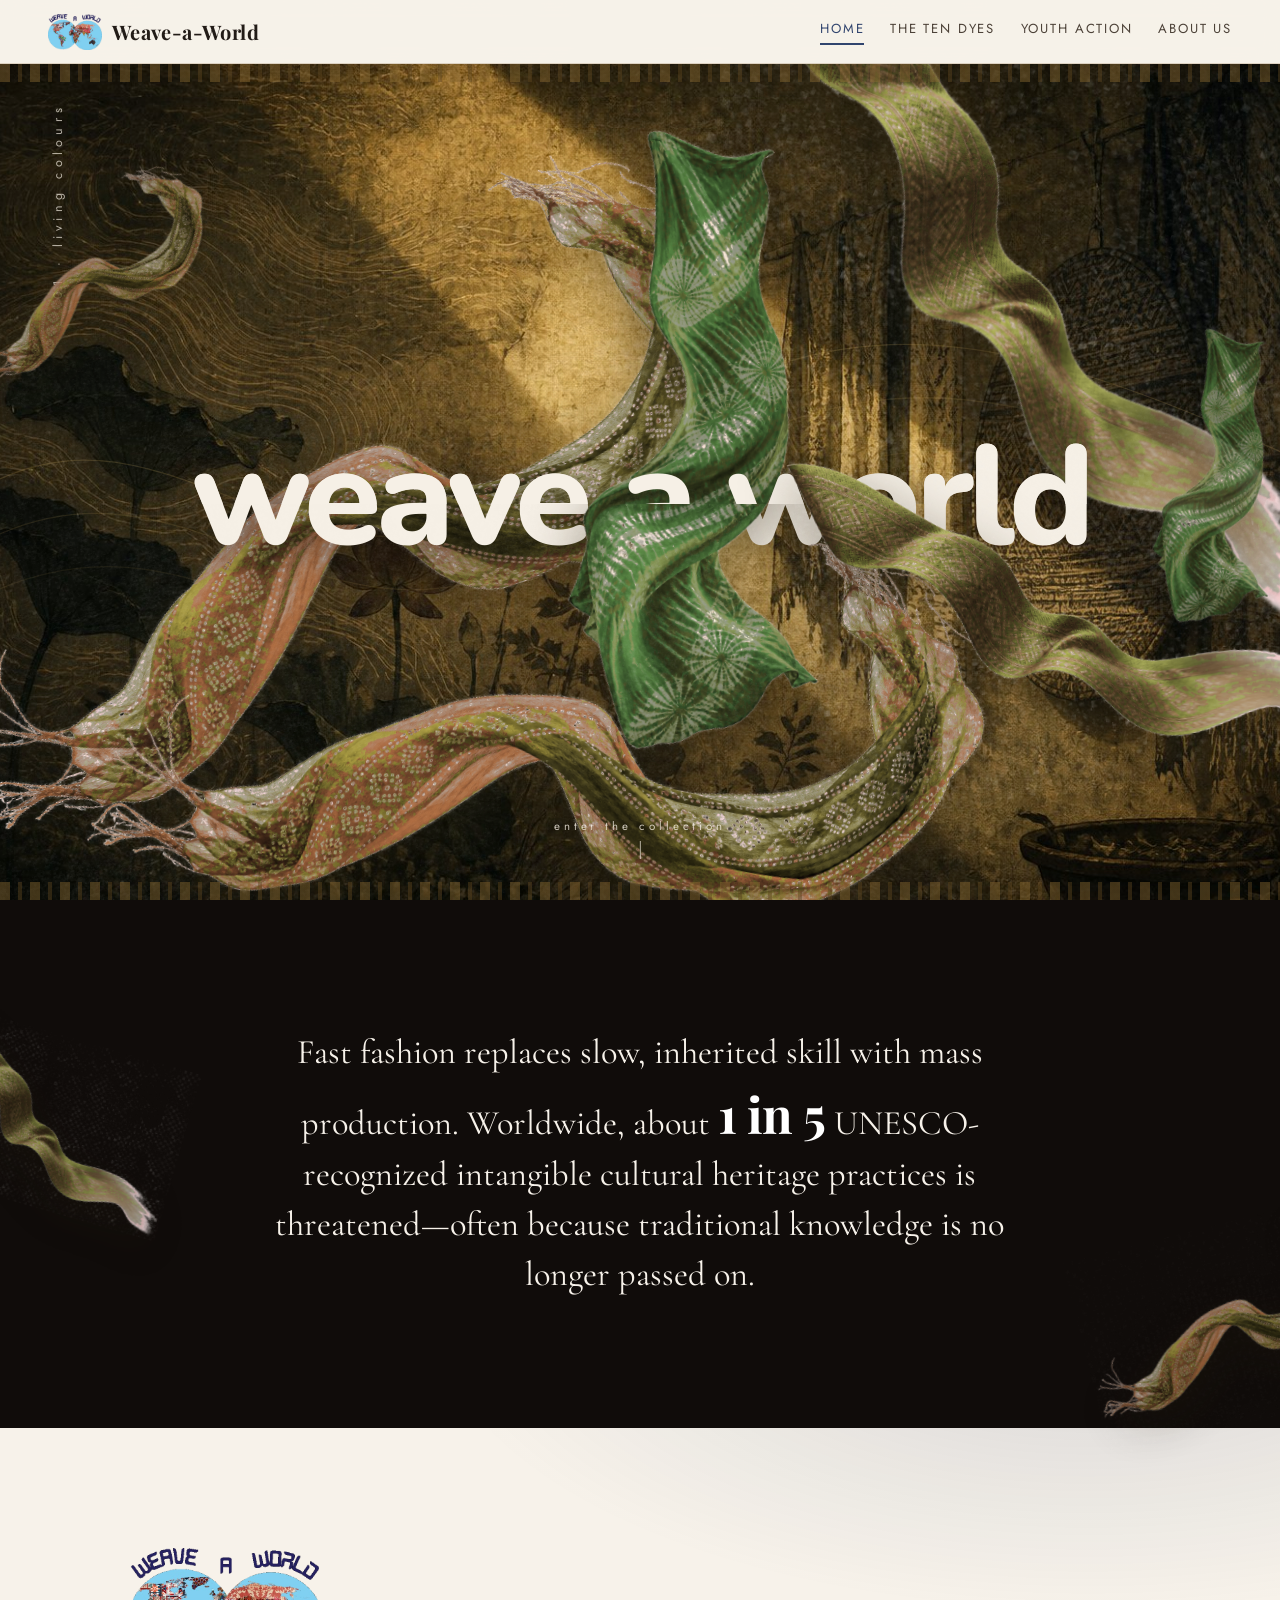
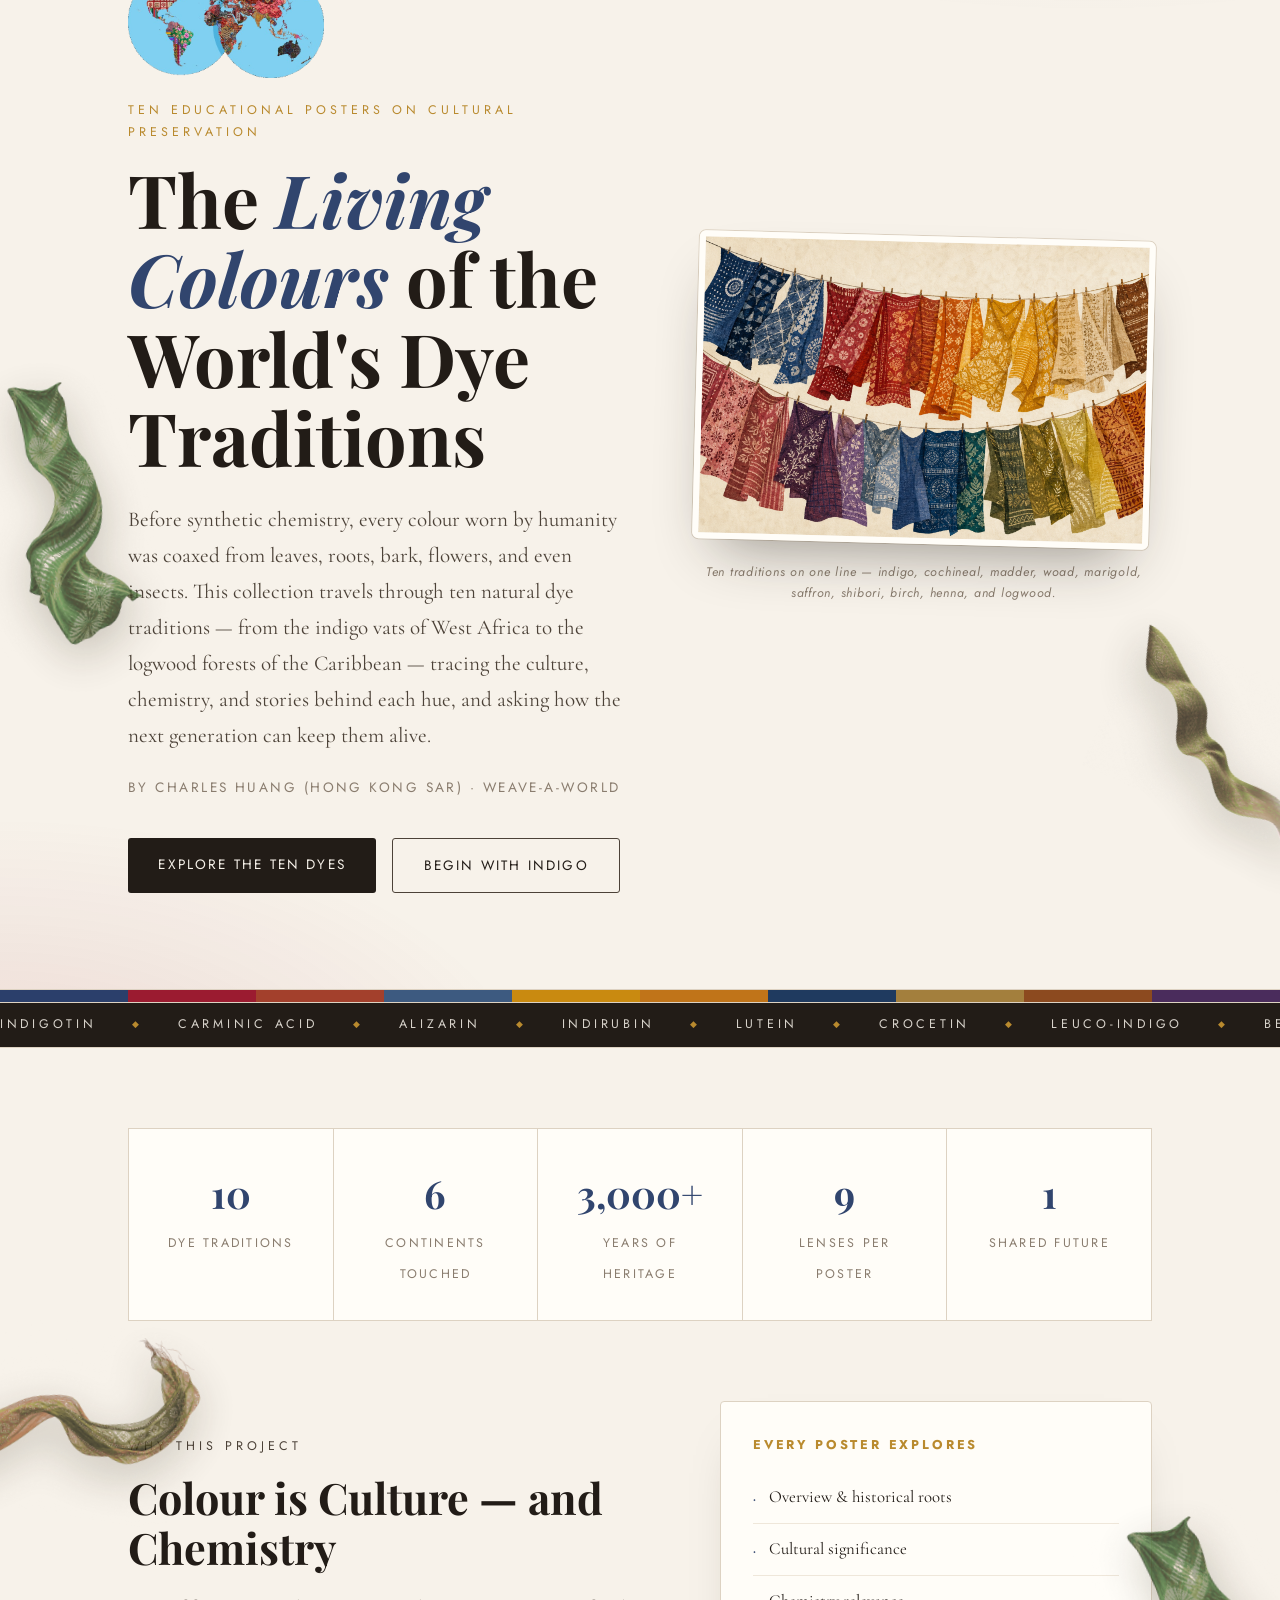
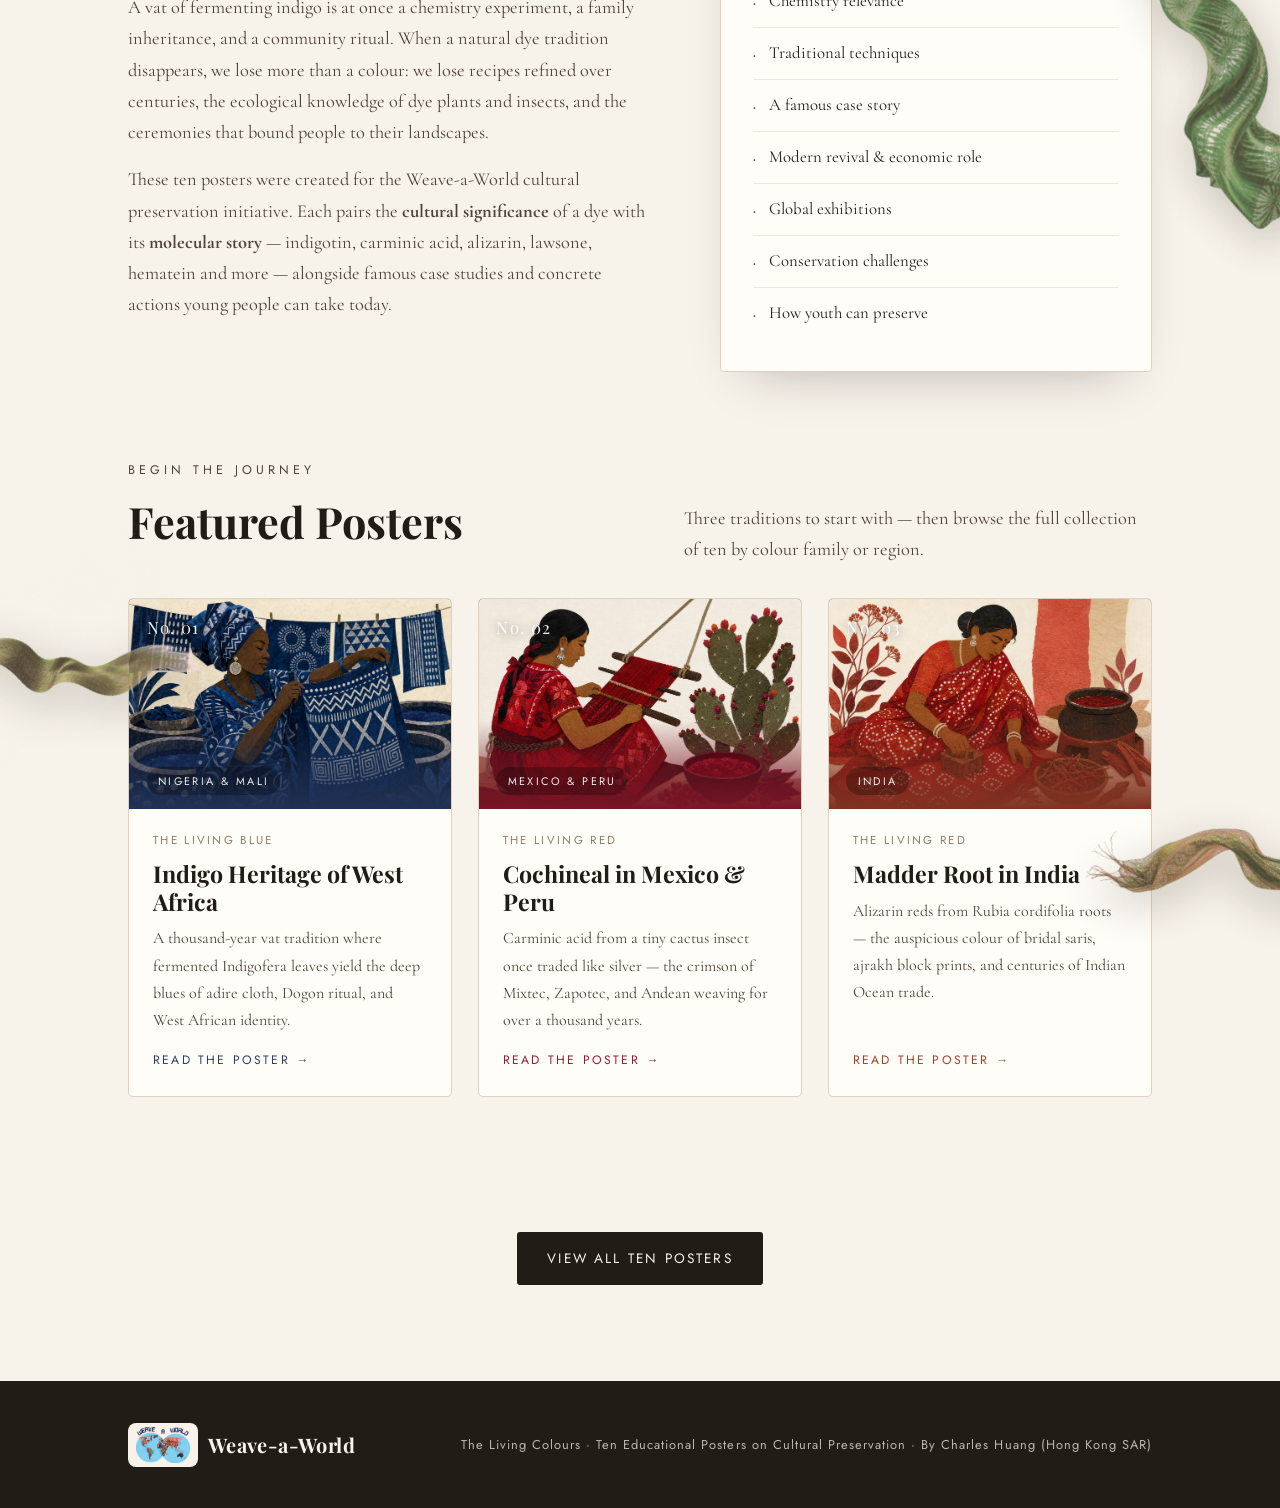
<file: index.html>
<!DOCTYPE html>
<html lang="en">
<head>
  <meta charset="UTF-8" />
  <meta name="viewport" content="width=device-width, initial-scale=1.0" />
  <title>Weave-a-World · The Living Colours</title>
  <script>
  (function () {
    try {
      if (sessionStorage.getItem("ww-assets-ready") === "1") return;
      if (sessionStorage.getItem("dye-wipe")) return;
    } catch (e) {}
    document.documentElement.classList.add("is-loading");
  })();
  </script>
  <style>
    html.is-loading, html.is-loading body { overflow: hidden !important; }
    .asset-loader {
      position: fixed; inset: 0; z-index: 10000;
      display: none; align-items: center; justify-content: center;
      background: #070707; color: #fff;
    }
    html.is-loading .asset-loader { display: flex; }
  </style>
  <link rel="preconnect" href="https://fonts.googleapis.com" />
  <link rel="preconnect" href="https://fonts.gstatic.com" crossorigin />
  <link href="https://fonts.googleapis.com/css2?family=Playfair+Display:ital,wght@0,500;0,700;1,500;1,700&family=Cormorant+Garamond:ital,wght@0,400;0,500;0,600;1,400;1,600&family=Jost:wght@300;400;500&family=Nunito:wght@700;800&display=swap" rel="stylesheet" />
  <link rel="icon" type="image/png" href="images/favicon.png" />
  <link rel="stylesheet" href="css/style.css?v=34" />
  <style>
    :root {
    }
    body::before {
      background-image: url("images/patterns/atlas.jpg");
    }
  </style>
</head>
<body class="home">
  <div class="asset-loader" id="asset-loader" role="status" aria-live="polite" aria-busy="true">
    <div class="asset-loader-inner">
      <div class="asset-loader-track" role="progressbar" aria-valuemin="0" aria-valuemax="100" aria-valuenow="0" id="asset-loader-bar">
        <span class="asset-loader-fill" id="asset-loader-fill"></span>
      </div>
      <p class="asset-loader-copy" id="asset-loader-copy">Loading 0%</p>
    </div>
  </div>
  <script>
  (function () {
    var el = document.getElementById("asset-loader");
    if (!el || !document.documentElement.classList.contains("is-loading")) {
      if (el) el.remove();
      return;
    }
    var urls = ["images/splash-bg.jpg", "images/logo.png"];
    var fill = document.getElementById("asset-loader-fill");
    var bar = document.getElementById("asset-loader-bar");
    var copy = document.getElementById("asset-loader-copy");
    var done = 0;
    var index = 0;
    var running = 0;
    var finished = false;
    var CONC = 8;
    function setProgress(n, total) {
      var pct = total ? Math.round((n / total) * 100) : 100;
      if (fill) fill.style.width = pct + "%";
      if (bar) bar.setAttribute("aria-valuenow", String(pct));
      if (copy) copy.textContent = "Loading " + pct + "%";
    }
    function replayMotion() {
      document.querySelectorAll(".cloth, .splash-bg, .splash-waves path, .splash-scroll, .page-masthead .eyebrow, .page-masthead .masthead-solid, .page-masthead .masthead-script, .page-masthead .masthead-lede, .page-masthead .masthead-aside, .page-masthead .masthead-ribbon, .page-masthead .masthead-slash, .page-masthead .masthead-bar").forEach(function (node) {
        node.style.animation = "none";
        void node.offsetWidth;
        node.style.removeProperty("animation");
      });
    }
    function finish() {
      if (finished) return;
      finished = true;
      setProgress(urls.length, urls.length);
      try { sessionStorage.setItem("ww-assets-ready", "1"); } catch (e) {}
      el.classList.add("is-done");
      el.setAttribute("aria-busy", "false");
      document.documentElement.classList.remove("is-loading");
      document.documentElement.classList.add("is-ready");
      replayMotion();
      setTimeout(function () { el.remove(); }, 280);
    }
    function loadOne(src) {
      return new Promise(function (resolve) {
        var img = new Image();
        img.onload = img.onerror = function () { resolve(); };
        img.src = src;
      });
    }
    function pump() {
      if (done >= urls.length) { finish(); return; }
      while (running < CONC && index < urls.length) {
        running += 1;
        loadOne(urls[index++]).then(function () {
          running -= 1;
          done += 1;
          setProgress(done, urls.length);
          pump();
        });
      }
    }
    pump();
    setTimeout(finish, 1500);
  })();
  </script>
  <div class="dye-wipe" id="dye-wipe" aria-hidden="true">
    <span class="dye-wipe-sash h1"></span>
    <span class="dye-wipe-sash h2"></span>
    <span class="dye-wipe-sash h3"></span>
    <span class="dye-wipe-sash v1"></span>
    <span class="dye-wipe-sash v2"></span>
    <span class="dye-wipe-sash v3"></span>
    <span class="dye-wipe-sash v4"></span>
  </div>
  <script>
  (function () {
    if (!sessionStorage.getItem("dye-wipe")) return;
    sessionStorage.removeItem("dye-wipe");
    if (window.matchMedia("(prefers-reduced-motion: reduce)").matches) return;
    var el = document.getElementById("dye-wipe");
    if (!el) return;
    var elapsed = Date.now() - Number(sessionStorage.getItem("dye-wipe-start") || Date.now());
    if (elapsed < 0) elapsed = 0;
    if (elapsed > 850) elapsed = 850;
    el.style.setProperty("--seek", (-elapsed) + "ms");
    el.className = "dye-wipe active through";
    window.__dyeWipePlaying = true;
    var left = 1200 - elapsed;
    setTimeout(function () { el.classList.add("done"); }, Math.max(0, left - 100));
    setTimeout(function () {
      el.className = "dye-wipe";
      el.style.removeProperty("--seek");
      window.__dyeWipePlaying = false;
    }, left + 80);
  })();
  </script>

  <div class="side-textiles" aria-hidden="true">
    <img class="side-cloth" src="images/cloth-1.png" style="top:4%; left:-4%; width:min(26vw,280px); transform:rotate(-22deg)" alt="" />
    <img class="side-cloth" src="images/cloth-3.png" style="top:7%; right:-3%; width:min(18vw,200px); transform:rotate(12deg)" alt="" />
    <img class="side-cloth" src="images/cloth-2.png" style="top:22%; left:-6%; width:min(24vw,260px); transform:rotate(16deg)" alt="" />
    <img class="side-cloth" src="images/cloth-1.png" style="top:26%; right:-8%; width:min(28vw,300px); transform:rotate(-14deg)" alt="" />
    <img class="side-cloth" src="images/cloth-3.png" style="top:42%; left:-2%; width:min(16vw,180px); transform:rotate(-8deg)" alt="" />
    <img class="side-cloth" src="images/cloth-2.png" style="top:48%; right:-5%; width:min(22vw,240px); transform:rotate(24deg)" alt="" />
    <img class="side-cloth" src="images/cloth-1.png" style="top:62%; left:-7%; width:min(27vw,290px); transform:rotate(9deg)" alt="" />
    <img class="side-cloth" src="images/cloth-3.png" style="top:66%; right:-4%; width:min(20vw,220px); transform:rotate(-18deg)" alt="" />
    <img class="side-cloth" src="images/cloth-2.png" style="top:80%; left:-5%; width:min(23vw,250px); transform:rotate(-26deg)" alt="" />
    <img class="side-cloth" src="images/cloth-1.png" style="top:84%; right:-7%; width:min(26vw,280px); transform:rotate(11deg)" alt="" />
  </div>
  <nav class="topnav">
    <a class="brand" href="index.html"><img class="brand-logo" src="images/logo.png" alt="Weave-a-World logo" />Weave-a-World</a>
    <div class="topnav-links">
      <a href="index.html" class="active">Home</a>
      <a href="collection.html">The Ten Dyes</a>
      <a href="youth.html">Youth Action</a>
      <a href="about.html">About Us</a>
    </div>
  </nav>

  <section class="splash" aria-label="Weave a World">
    <div class="splash-bg"></div>
    <div class="splash-grain" aria-hidden="true"></div>
    <svg class="splash-waves" viewBox="0 0 1200 800" preserveAspectRatio="xMidYMid slice" aria-hidden="true">
      <path d="M-40 420 C 160 280, 280 560, 520 400 S 880 220, 1240 390" />
      <path d="M-40 470 C 180 330, 300 610, 540 450 S 900 270, 1240 440" />
      <path d="M-40 520 C 200 380, 320 660, 560 500 S 920 320, 1240 490" />
    </svg>
    <p class="splash-kicker">01 · living colours</p>
    <div class="splash-layer splash-behind" aria-hidden="true">
      <img class="cloth cloth-a" src="images/cloth-1.png" alt="" />
      <img class="cloth cloth-b" src="images/cloth-2.png" alt="" />
    </div>
    <h1 class="splash-title splash-title-back">weave a world</h1>
    <div class="splash-layer splash-through" aria-hidden="true">
      <img class="cloth cloth-c" src="images/cloth-3.png" alt="" />
      <img class="cloth cloth-d" src="images/cloth-1.png" alt="" />
    </div>
    <h1 class="splash-title splash-title-front" aria-hidden="true">weave a world</h1>
    <div class="splash-layer splash-over" aria-hidden="true">
      <img class="cloth cloth-e" src="images/cloth-2.png" alt="" />
    </div>
    <a class="splash-scroll" href="#intro">enter the collection</a>
  </section>

  <section class="home-threat" aria-label="Why this collection matters">
    <div class="shell">
      <p>Fast fashion replaces slow, inherited skill with mass production. Worldwide, about <strong class="home-threat-stat">1 in 5</strong> UNESCO-recognized intangible cultural heritage practices is threatened—often because traditional knowledge is no longer passed on.</p>
    </div>
  </section>

  <header class="hero-home" id="intro">
    <div class="shell hero-home-grid">
      <div>
        <img class="hero-logo" src="images/logo.png" alt="Weave-a-World logo: two globes with continents made of textile patterns" />
        <p class="eyebrow">Ten Educational Posters on Cultural Preservation</p>
        <h1>The <em>Living Colours</em> of the World's Dye Traditions</h1>
        <p class="hero-lede">Before synthetic chemistry, every colour worn by humanity was coaxed from leaves, roots, bark, flowers, and even insects. This collection travels through ten natural dye traditions — from the indigo vats of West Africa to the logwood forests of the Caribbean — tracing the culture, chemistry, and stories behind each hue, and asking how the next generation can keep them alive.</p>
        <p class="hero-byline">By Charles Huang (Hong Kong SAR) · Weave-a-World</p>
        <div class="hero-actions">
          <a class="btn btn-primary" href="collection.html">Explore the Ten Dyes</a>
          <a class="btn btn-ghost" href="dyes/indigo-west-africa.html">Begin with Indigo</a>
        </div>
      </div>
      <figure class="hero-home-art reveal visible">
        <img src="images/home-hero.png" alt="Textile-art illustration of naturally dyed fabrics from ten traditions hanging on lines" />
        <figcaption>Ten traditions on one line — indigo, cochineal, madder, woad, marigold, saffron, shibori, birch, henna, and logwood.</figcaption>
      </figure>
    </div>
  </header>

  <div class="spectrum" aria-hidden="true"><span style="background:#2b3f6b"></span><span style="background:#9b1b30"></span><span style="background:#a3402c"></span><span style="background:#3d5a80"></span><span style="background:#c98a10"></span><span style="background:#c07419"></span><span style="background:#1f3a5f"></span><span style="background:#a37f3d"></span><span style="background:#8c4a1f"></span><span style="background:#4a2c5c"></span></div>

  <div class="ticker" aria-hidden="true">
    <div class="ticker-track">
      <span>Indigotin</span><i>◆</i><span>Carminic Acid</span><i>◆</i><span>Alizarin</span><i>◆</i><span>Indirubin</span><i>◆</i><span>Lutein</span><i>◆</i><span>Crocetin</span><i>◆</i><span>Leuco-indigo</span><i>◆</i><span>Betulin</span><i>◆</i><span>Lawsone</span><i>◆</i><span>Hematein</span><i>◆</i>
      <span>Indigotin</span><i>◆</i><span>Carminic Acid</span><i>◆</i><span>Alizarin</span><i>◆</i><span>Indirubin</span><i>◆</i><span>Lutein</span><i>◆</i><span>Crocetin</span><i>◆</i><span>Leuco-indigo</span><i>◆</i><span>Betulin</span><i>◆</i><span>Lawsone</span><i>◆</i><span>Hematein</span><i>◆</i>
    </div>
  </div>

  <main>
    <div class="shell">
      <div class="stats reveal">
        <div class="stat"><b>10</b><span>Dye Traditions</span></div>
        <div class="stat"><b>6</b><span>Continents Touched</span></div>
        <div class="stat"><b>3,000+</b><span>Years of Heritage</span></div>
        <div class="stat"><b>9</b><span>Lenses per Poster</span></div>
        <div class="stat"><b>1</b><span>Shared Future</span></div>
      </div>

      <section class="mission">
        <div class="reveal">
          <p class="eyebrow">Why This Project</p>
          <h2>Colour is Culture — and Chemistry</h2>
          <p>A vat of fermenting indigo is at once a chemistry experiment, a family inheritance, and a community ritual. When a natural dye tradition disappears, we lose more than a colour: we lose recipes refined over centuries, the ecological knowledge of dye plants and insects, and the ceremonies that bound people to their landscapes.</p>
          <p>These ten posters were created for the Weave-a-World cultural preservation initiative. Each pairs the <strong>cultural significance</strong> of a dye with its <strong>molecular story</strong> — indigotin, carminic acid, alizarin, lawsone, hematein and more — alongside famous case studies and concrete actions young people can take today.</p>
        </div>
        <div class="mission-panel reveal">
          <h3>Every Poster Explores</h3>
          <ul>
            <li>Overview &amp; historical roots</li>
            <li>Cultural significance</li>
            <li>Chemistry relevance</li>
            <li>Traditional techniques</li>
            <li>A famous case story</li>
            <li>Modern revival &amp; economic role</li>
            <li>Global exhibitions</li>
            <li>Conservation challenges</li>
            <li>How youth can preserve</li>
          </ul>
        </div>
      </section>

      <section class="home-preview">
        <div class="home-preview-head reveal">
          <div>
            <p class="eyebrow">Begin the Journey</p>
            <h2 class="section-title">Featured Posters</h2>
          </div>
          <p>Three traditions to start with — then browse the full collection of ten by colour family or region.</p>
        </div>
        <div class="dye-grid">
      <a class="dye-card reveal" href="dyes/indigo-west-africa.html" style="--c1:#2b3f6b; --c2:#5a74a8">
        <div class="dye-card-swatch">
          <img src="images/indigo-west-africa.png" alt="Textile-art illustration: Indigo Heritage of West Africa" loading="lazy" />
          <span class="dye-card-num">No. 01</span>
          <span class="dye-card-region-tag">Nigeria &amp; Mali</span>
        </div>
        <div class="dye-card-body">
          <span class="sub">The Living Blue</span>
          <h3>Indigo Heritage of West Africa</h3>
          <p>A thousand-year vat tradition where fermented Indigofera leaves yield the deep blues of adire cloth, Dogon ritual, and West African identity.</p>
          <span class="dye-card-cta">Read the poster &rarr;</span>
        </div>
      </a>
      <a class="dye-card reveal" href="dyes/cochineal-mexico-peru.html" style="--c1:#9b1b30; --c2:#d4536a">
        <div class="dye-card-swatch">
          <img src="images/cochineal-mexico-peru.png" alt="Textile-art illustration: Cochineal in Mexico &amp; Peru" loading="lazy" />
          <span class="dye-card-num">No. 02</span>
          <span class="dye-card-region-tag">Mexico &amp; Peru</span>
        </div>
        <div class="dye-card-body">
          <span class="sub">The Living Red</span>
          <h3>Cochineal in Mexico &amp; Peru</h3>
          <p>Carminic acid from a tiny cactus insect once traded like silver — the crimson of Mixtec, Zapotec, and Andean weaving for over a thousand years.</p>
          <span class="dye-card-cta">Read the poster &rarr;</span>
        </div>
      </a>
      <a class="dye-card reveal" href="dyes/madder-india.html" style="--c1:#a3402c; --c2:#d47a5a">
        <div class="dye-card-swatch">
          <img src="images/madder-india.png" alt="Textile-art illustration: Madder Root in India" loading="lazy" />
          <span class="dye-card-num">No. 03</span>
          <span class="dye-card-region-tag">India</span>
        </div>
        <div class="dye-card-body">
          <span class="sub">The Living Red</span>
          <h3>Madder Root in India</h3>
          <p>Alizarin reds from Rubia cordifolia roots — the auspicious colour of bridal saris, ajrakh block prints, and centuries of Indian Ocean trade.</p>
          <span class="dye-card-cta">Read the poster &rarr;</span>
        </div>
      </a>
        </div>
        <div class="hero-actions" style="justify-content:center">
          <a class="btn btn-primary" href="collection.html">View All Ten Posters</a>
        </div>
      </section>
    </div>
  </main>

  <footer>
    <div class="shell footer-inner">
      <a class="brand" href="index.html"><span class="footer-logo-chip"><img class="brand-logo" src="images/logo.png" alt="Weave-a-World logo" /></span>Weave-a-World</a>
      <p>The Living Colours · Ten Educational Posters on Cultural Preservation · By Charles Huang (Hong Kong SAR)</p>
    </div>
  </footer>
  <script src="js/main.js?v=34"></script>
</body>
</html>
</file>
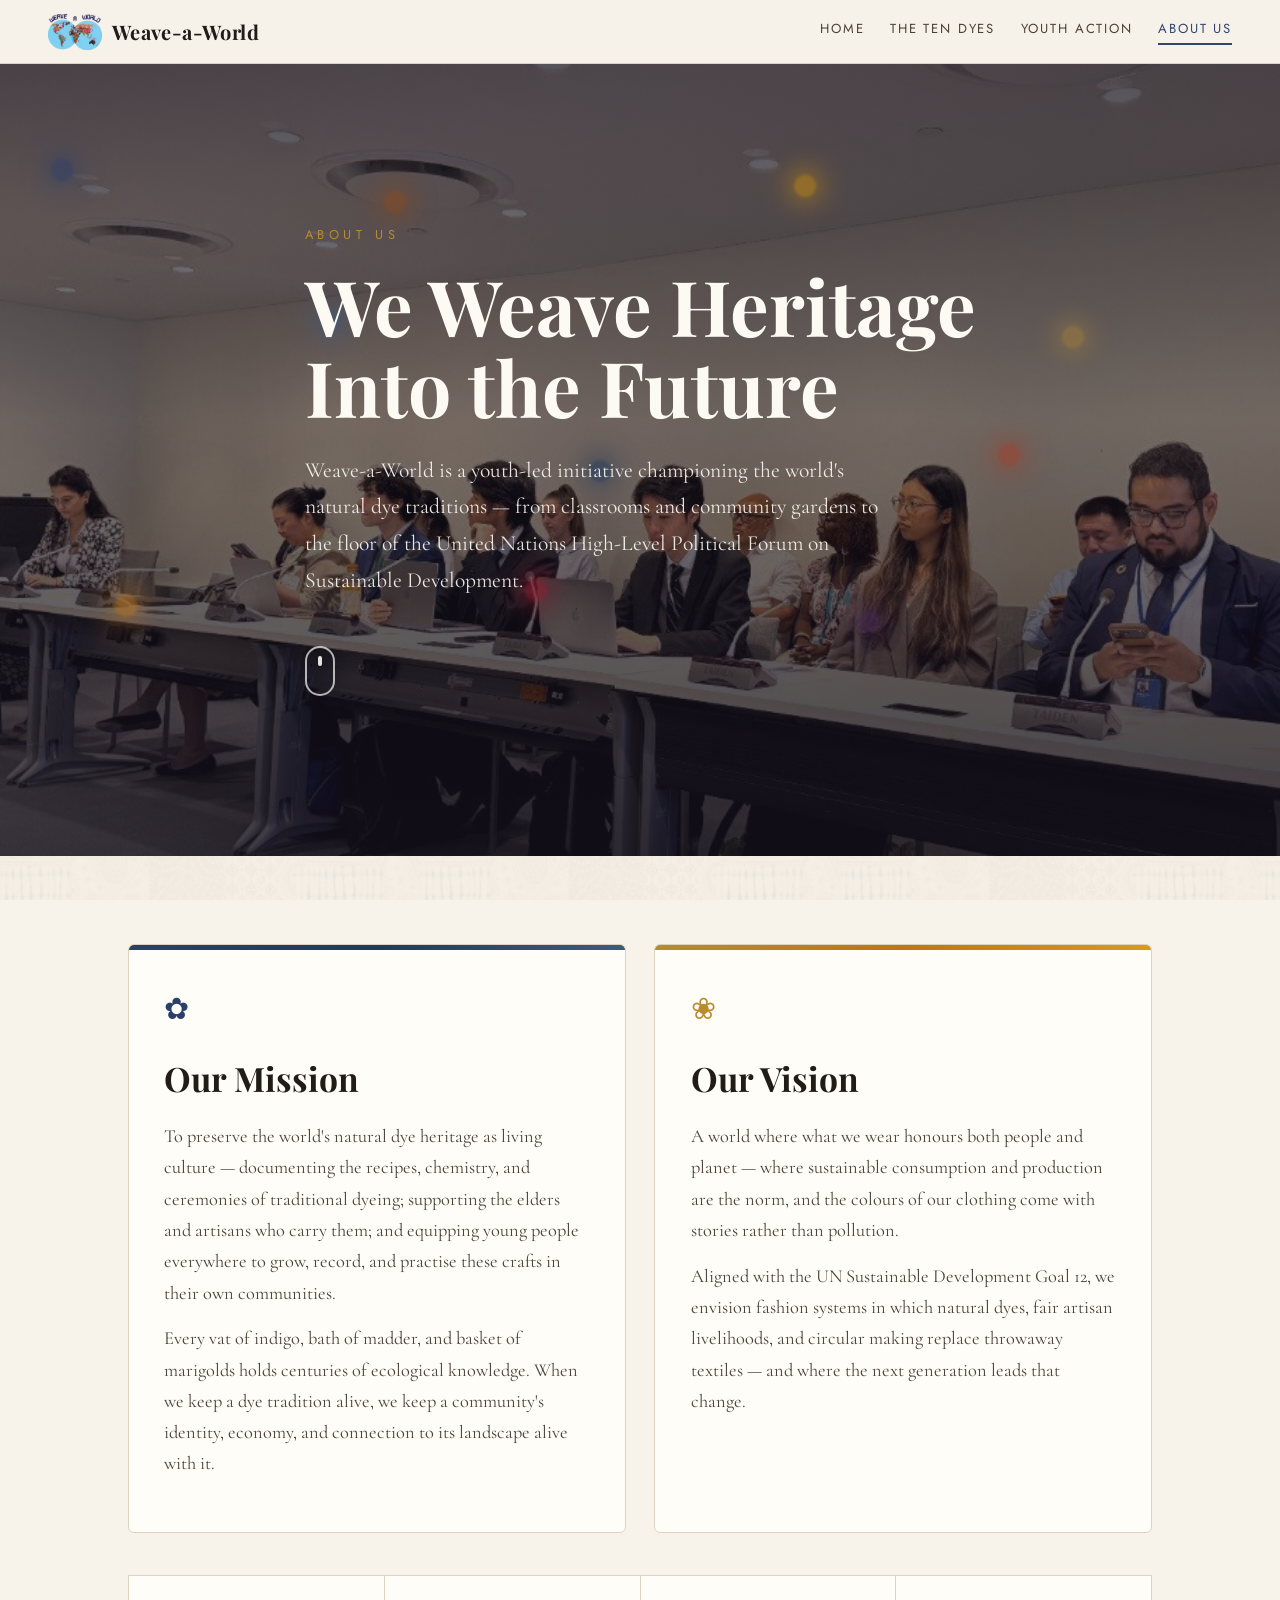
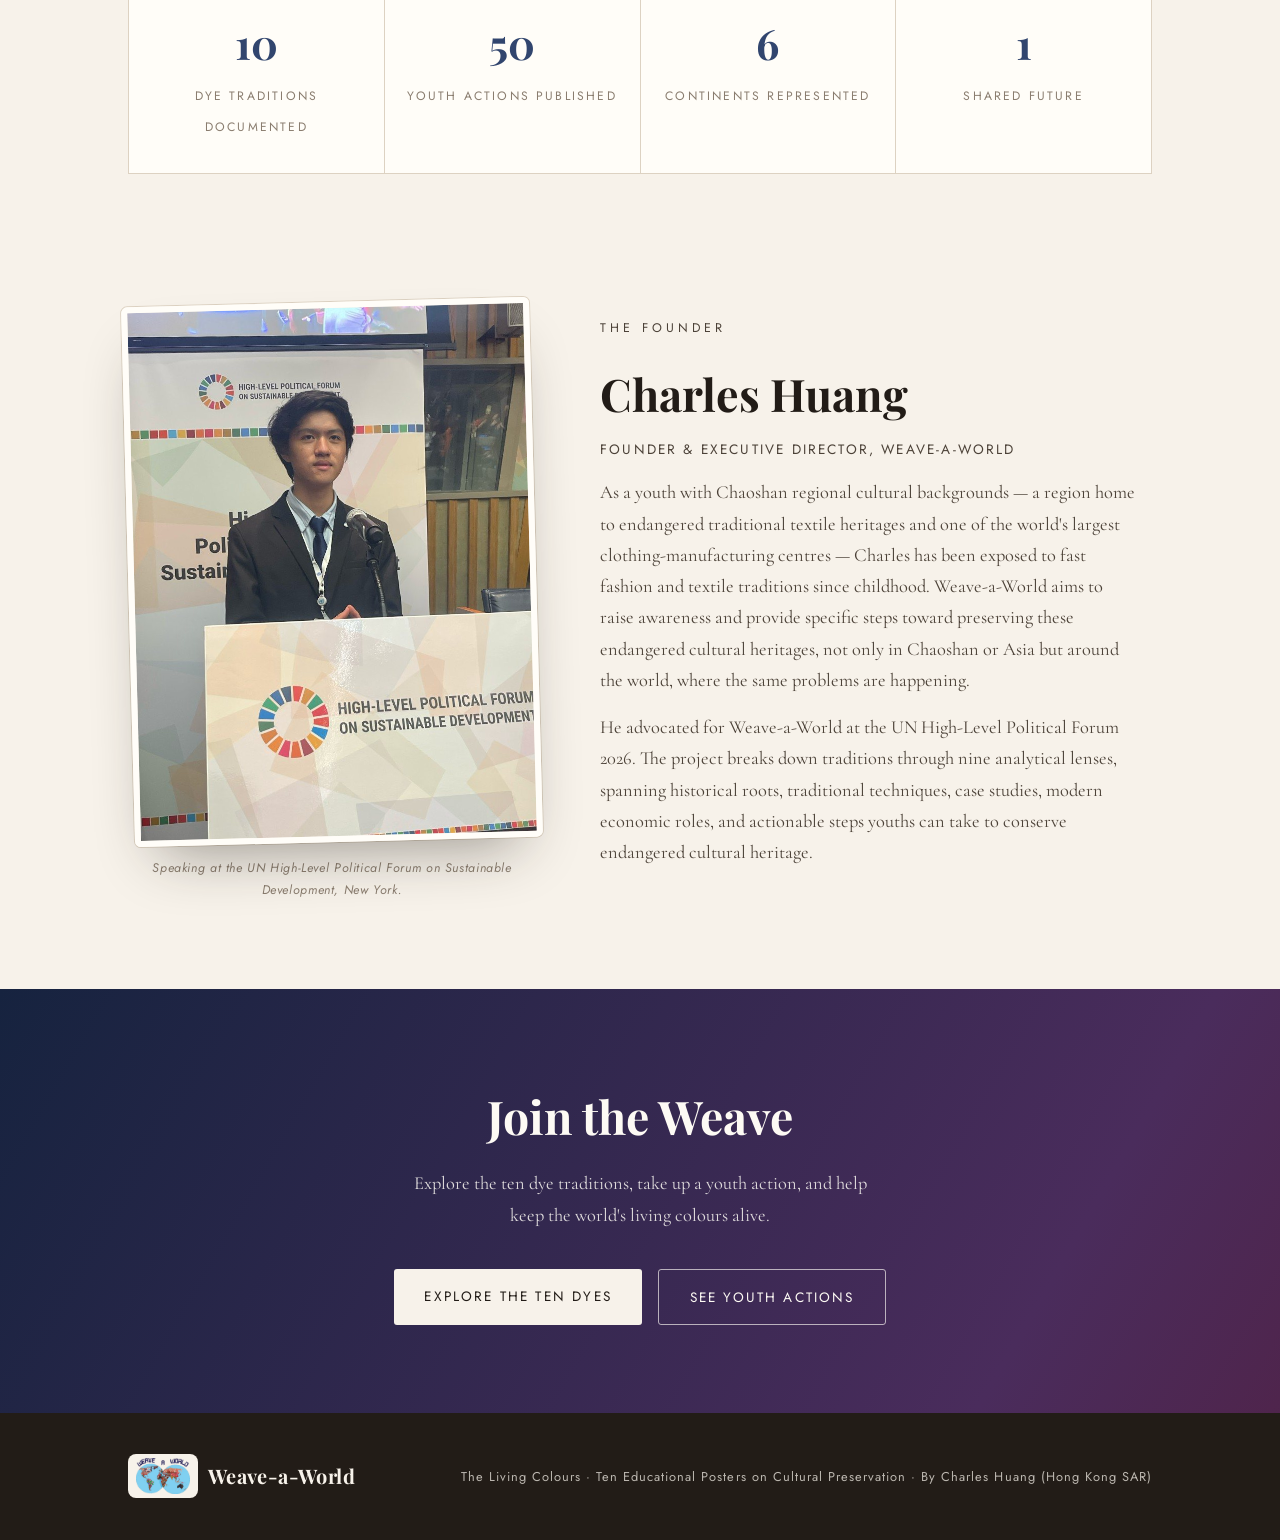
<file: about.html>
<!DOCTYPE html>
<html lang="en">
<head>
  <meta charset="UTF-8" />
  <meta name="viewport" content="width=device-width, initial-scale=1.0" />
  <title>About Us · Weave-a-World</title>
  <script>
  (function () {
    try {
      if (sessionStorage.getItem("ww-assets-ready") === "1") return;
      if (sessionStorage.getItem("dye-wipe")) return;
    } catch (e) {}
    document.documentElement.classList.add("is-loading");
  })();
  </script>
  <style>
    html.is-loading, html.is-loading body { overflow: hidden !important; }
    .asset-loader {
      position: fixed; inset: 0; z-index: 10000;
      display: none; align-items: center; justify-content: center;
      background: #070707; color: #fff;
    }
    html.is-loading .asset-loader { display: flex; }
  </style>
  <link rel="preconnect" href="https://fonts.googleapis.com" />
  <link rel="preconnect" href="https://fonts.gstatic.com" crossorigin />
  <link href="https://fonts.googleapis.com/css2?family=Playfair+Display:ital,wght@0,500;0,700;1,500;1,700&family=Cormorant+Garamond:ital,wght@0,400;0,500;0,600;1,400;1,600&family=Jost:wght@300;400;500&family=Nunito:wght@700;800&display=swap" rel="stylesheet" />
  <link rel="icon" type="image/png" href="images/favicon.png" />
  <link rel="stylesheet" href="css/style.css?v=34" />
  <style>
    :root {
    }
    body::before {
      background-image: url("images/patterns/atlas.jpg");
    }
  </style>
</head>
<body>
  <div class="asset-loader" id="asset-loader" role="status" aria-live="polite" aria-busy="true">
    <div class="asset-loader-inner">
      <div class="asset-loader-track" role="progressbar" aria-valuemin="0" aria-valuemax="100" aria-valuenow="0" id="asset-loader-bar">
        <span class="asset-loader-fill" id="asset-loader-fill"></span>
      </div>
      <p class="asset-loader-copy" id="asset-loader-copy">Loading 0%</p>
    </div>
  </div>
  <script>
  (function () {
    var el = document.getElementById("asset-loader");
    if (!el || !document.documentElement.classList.contains("is-loading")) {
      if (el) el.remove();
      return;
    }
    var urls = ["images/about-hero.jpg", "images/logo.png"];
    var fill = document.getElementById("asset-loader-fill");
    var bar = document.getElementById("asset-loader-bar");
    var copy = document.getElementById("asset-loader-copy");
    var done = 0;
    var index = 0;
    var running = 0;
    var finished = false;
    var CONC = 8;
    function setProgress(n, total) {
      var pct = total ? Math.round((n / total) * 100) : 100;
      if (fill) fill.style.width = pct + "%";
      if (bar) bar.setAttribute("aria-valuenow", String(pct));
      if (copy) copy.textContent = "Loading " + pct + "%";
    }
    function replayMotion() {
      document.querySelectorAll(".cloth, .splash-bg, .splash-waves path, .splash-scroll, .page-masthead .eyebrow, .page-masthead .masthead-solid, .page-masthead .masthead-script, .page-masthead .masthead-lede, .page-masthead .masthead-aside, .page-masthead .masthead-ribbon, .page-masthead .masthead-slash, .page-masthead .masthead-bar").forEach(function (node) {
        node.style.animation = "none";
        void node.offsetWidth;
        node.style.removeProperty("animation");
      });
    }
    function finish() {
      if (finished) return;
      finished = true;
      setProgress(urls.length, urls.length);
      try { sessionStorage.setItem("ww-assets-ready", "1"); } catch (e) {}
      el.classList.add("is-done");
      el.setAttribute("aria-busy", "false");
      document.documentElement.classList.remove("is-loading");
      document.documentElement.classList.add("is-ready");
      replayMotion();
      setTimeout(function () { el.remove(); }, 280);
    }
    function loadOne(src) {
      return new Promise(function (resolve) {
        var img = new Image();
        img.onload = img.onerror = function () { resolve(); };
        img.src = src;
      });
    }
    function pump() {
      if (done >= urls.length) { finish(); return; }
      while (running < CONC && index < urls.length) {
        running += 1;
        loadOne(urls[index++]).then(function () {
          running -= 1;
          done += 1;
          setProgress(done, urls.length);
          pump();
        });
      }
    }
    pump();
    setTimeout(finish, 1500);
  })();
  </script>
  <div class="dye-wipe" id="dye-wipe" aria-hidden="true">
    <span class="dye-wipe-sash h1"></span>
    <span class="dye-wipe-sash h2"></span>
    <span class="dye-wipe-sash h3"></span>
    <span class="dye-wipe-sash v1"></span>
    <span class="dye-wipe-sash v2"></span>
    <span class="dye-wipe-sash v3"></span>
    <span class="dye-wipe-sash v4"></span>
  </div>
  <script>
  (function () {
    if (!sessionStorage.getItem("dye-wipe")) return;
    sessionStorage.removeItem("dye-wipe");
    if (window.matchMedia("(prefers-reduced-motion: reduce)").matches) return;
    var el = document.getElementById("dye-wipe");
    if (!el) return;
    var elapsed = Date.now() - Number(sessionStorage.getItem("dye-wipe-start") || Date.now());
    if (elapsed < 0) elapsed = 0;
    if (elapsed > 850) elapsed = 850;
    el.style.setProperty("--seek", (-elapsed) + "ms");
    el.className = "dye-wipe active through";
    window.__dyeWipePlaying = true;
    var left = 1200 - elapsed;
    setTimeout(function () { el.classList.add("done"); }, Math.max(0, left - 100));
    setTimeout(function () {
      el.className = "dye-wipe";
      el.style.removeProperty("--seek");
      window.__dyeWipePlaying = false;
    }, left + 80);
  })();
  </script>

  <nav class="topnav">
    <a class="brand" href="index.html"><img class="brand-logo" src="images/logo.png" alt="Weave-a-World logo" />Weave-a-World</a>
    <div class="topnav-links">
      <a href="index.html">Home</a>
      <a href="collection.html">The Ten Dyes</a>
      <a href="youth.html">Youth Action</a>
      <a href="about.html" class="active">About Us</a>
    </div>
  </nav>

  <header class="about-hero">
    <div class="about-hero-bg" role="img" aria-label="Weave-a-World youth delegates seated at the UN High-Level Political Forum on Sustainable Development"></div>
    <div class="about-hero-orbs" aria-hidden="true"><span class="orb" style="--oc:#2b3f6b; --od:6.0s; --ox:4%; --oy:12%"></span><span class="orb" style="--oc:#9b1b30; --od:7.3s; --ox:41%; --oy:65%"></span><span class="orb" style="--oc:#a3402c; --od:8.6s; --ox:78%; --oy:48%"></span><span class="orb" style="--oc:#3d5a80; --od:9.9s; --ox:25%; --oy:31%"></span><span class="orb" style="--oc:#c98a10; --od:11.2s; --ox:62%; --oy:14%"></span><span class="orb" style="--oc:#c07419; --od:12.5s; --ox:9%; --oy:67%"></span><span class="orb" style="--oc:#1f3a5f; --od:13.8s; --ox:46%; --oy:50%"></span><span class="orb" style="--oc:#a37f3d; --od:15.1s; --ox:83%; --oy:33%"></span><span class="orb" style="--oc:#8c4a1f; --od:16.4s; --ox:30%; --oy:16%"></span><span class="orb" style="--oc:#4a2c5c; --od:17.7s; --ox:67%; --oy:69%"></span></div>
    <div class="shell about-hero-content">
      <p class="about-hero-kicker">About Us</p>
      <h1>We Weave Heritage<br />Into the Future</h1>
      <p class="about-hero-lede">Weave-a-World is a youth-led initiative championing the world's natural dye traditions — from classrooms and community gardens to the floor of the United Nations High-Level Political Forum on Sustainable Development.</p>
      <a class="scroll-cue" href="#mission" aria-label="Scroll to mission">
        <span></span>
      </a>
    </div>
  </header>

  <main>
    <section class="about-mv" id="mission">
      <div class="shell">
        <div class="about-mv-grid">
          <article class="mv-card mv-mission reveal">
            <span class="mv-icon" aria-hidden="true">&#10047;</span>
            <h2>Our Mission</h2>
            <p>To preserve the world's natural dye heritage as living culture — documenting the recipes, chemistry, and ceremonies of traditional dyeing; supporting the elders and artisans who carry them; and equipping young people everywhere to grow, record, and practise these crafts in their own communities.</p>
            <p>Every vat of indigo, bath of madder, and basket of marigolds holds centuries of ecological knowledge. When we keep a dye tradition alive, we keep a community's identity, economy, and connection to its landscape alive with it.</p>
          </article>
          <article class="mv-card mv-vision reveal">
            <span class="mv-icon" aria-hidden="true">&#10048;</span>
            <h2>Our Vision</h2>
            <p>A world where what we wear honours both people and planet — where sustainable consumption and production are the norm, and the colours of our clothing come with stories rather than pollution.</p>
            <p>Aligned with the UN Sustainable Development Goal&nbsp;12, we envision fashion systems in which natural dyes, fair artisan livelihoods, and circular making replace throwaway textiles — and where the next generation leads that change.</p>
          </article>
        </div>

        <div class="about-pillars reveal">
          <div class="pillar"><b class="count" data-target="10">0</b><span>Dye traditions documented</span></div>
          <div class="pillar"><b class="count" data-target="50">0</b><span>Youth actions published</span></div>
          <div class="pillar"><b class="count" data-target="6">0</b><span>Continents represented</span></div>
          <div class="pillar"><b class="count" data-target="1">0</b><span>Shared future</span></div>
        </div>
      </div>
    </section>

    <section class="about-founder">
      <div class="shell about-founder-grid">
        <figure class="founder-photo reveal">
          <img src="images/founder.jpg" alt="Charles Huang speaking at the UN High-Level Political Forum on Sustainable Development" />
          <figcaption>Speaking at the UN High-Level Political Forum on Sustainable Development, New York.</figcaption>
        </figure>
        <div class="founder-text reveal">
          <p class="eyebrow">The Founder</p>
          <h2>Charles Huang</h2>
          <p class="founder-role">Founder &amp; Executive Director, Weave-a-World</p>
          <p>As a youth with Chaoshan regional cultural backgrounds — a region home to endangered traditional textile heritages and one of the world's largest clothing-manufacturing centres — Charles has been exposed to fast fashion and textile traditions since childhood. Weave-a-World aims to raise awareness and provide specific steps toward preserving these endangered cultural heritages, not only in Chaoshan or Asia but around the world, where the same problems are happening.</p>
          <p>He advocated for Weave-a-World at the UN High-Level Political Forum 2026. The project breaks down traditions through nine analytical lenses, spanning historical roots, traditional techniques, case studies, modern economic roles, and actionable steps youths can take to conserve endangered cultural heritage.</p>
        </div>
      </div>
    </section>

    <section class="about-cta">
      <div class="shell about-cta-inner reveal">
        <h2>Join the Weave</h2>
        <p>Explore the ten dye traditions, take up a youth action, and help keep the world's living colours alive.</p>
        <div class="hero-actions" style="justify-content:center">
          <a class="btn btn-light" href="collection.html">Explore the Ten Dyes</a>
          <a class="btn btn-ghost-light" href="youth.html">See Youth Actions</a>
        </div>
      </div>
    </section>
  </main>

  <footer>
    <div class="shell footer-inner">
      <a class="brand" href="index.html"><span class="footer-logo-chip"><img class="brand-logo" src="images/logo.png" alt="Weave-a-World logo" /></span>Weave-a-World</a>
      <p>The Living Colours · Ten Educational Posters on Cultural Preservation · By Charles Huang (Hong Kong SAR)</p>
    </div>
  </footer>
  <script src="js/main.js?v=34"></script>
</body>
</html>
</file>
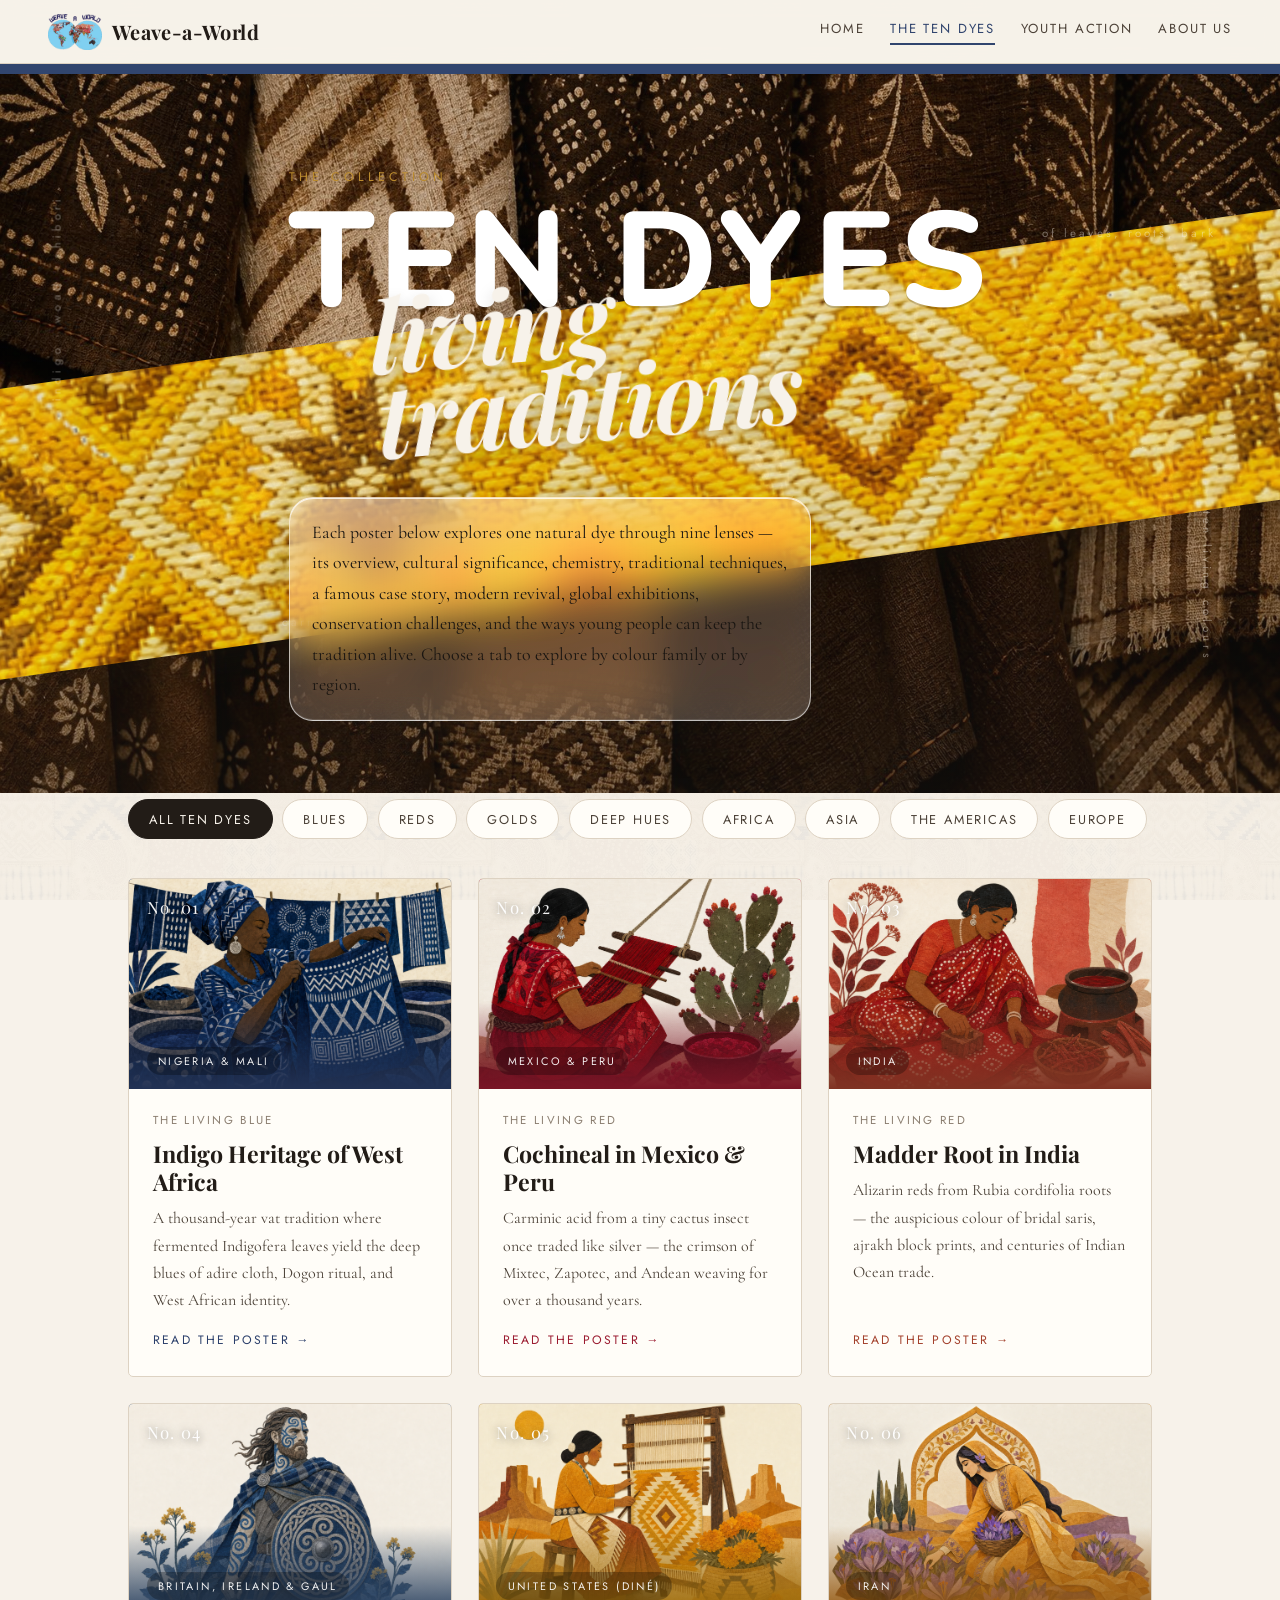
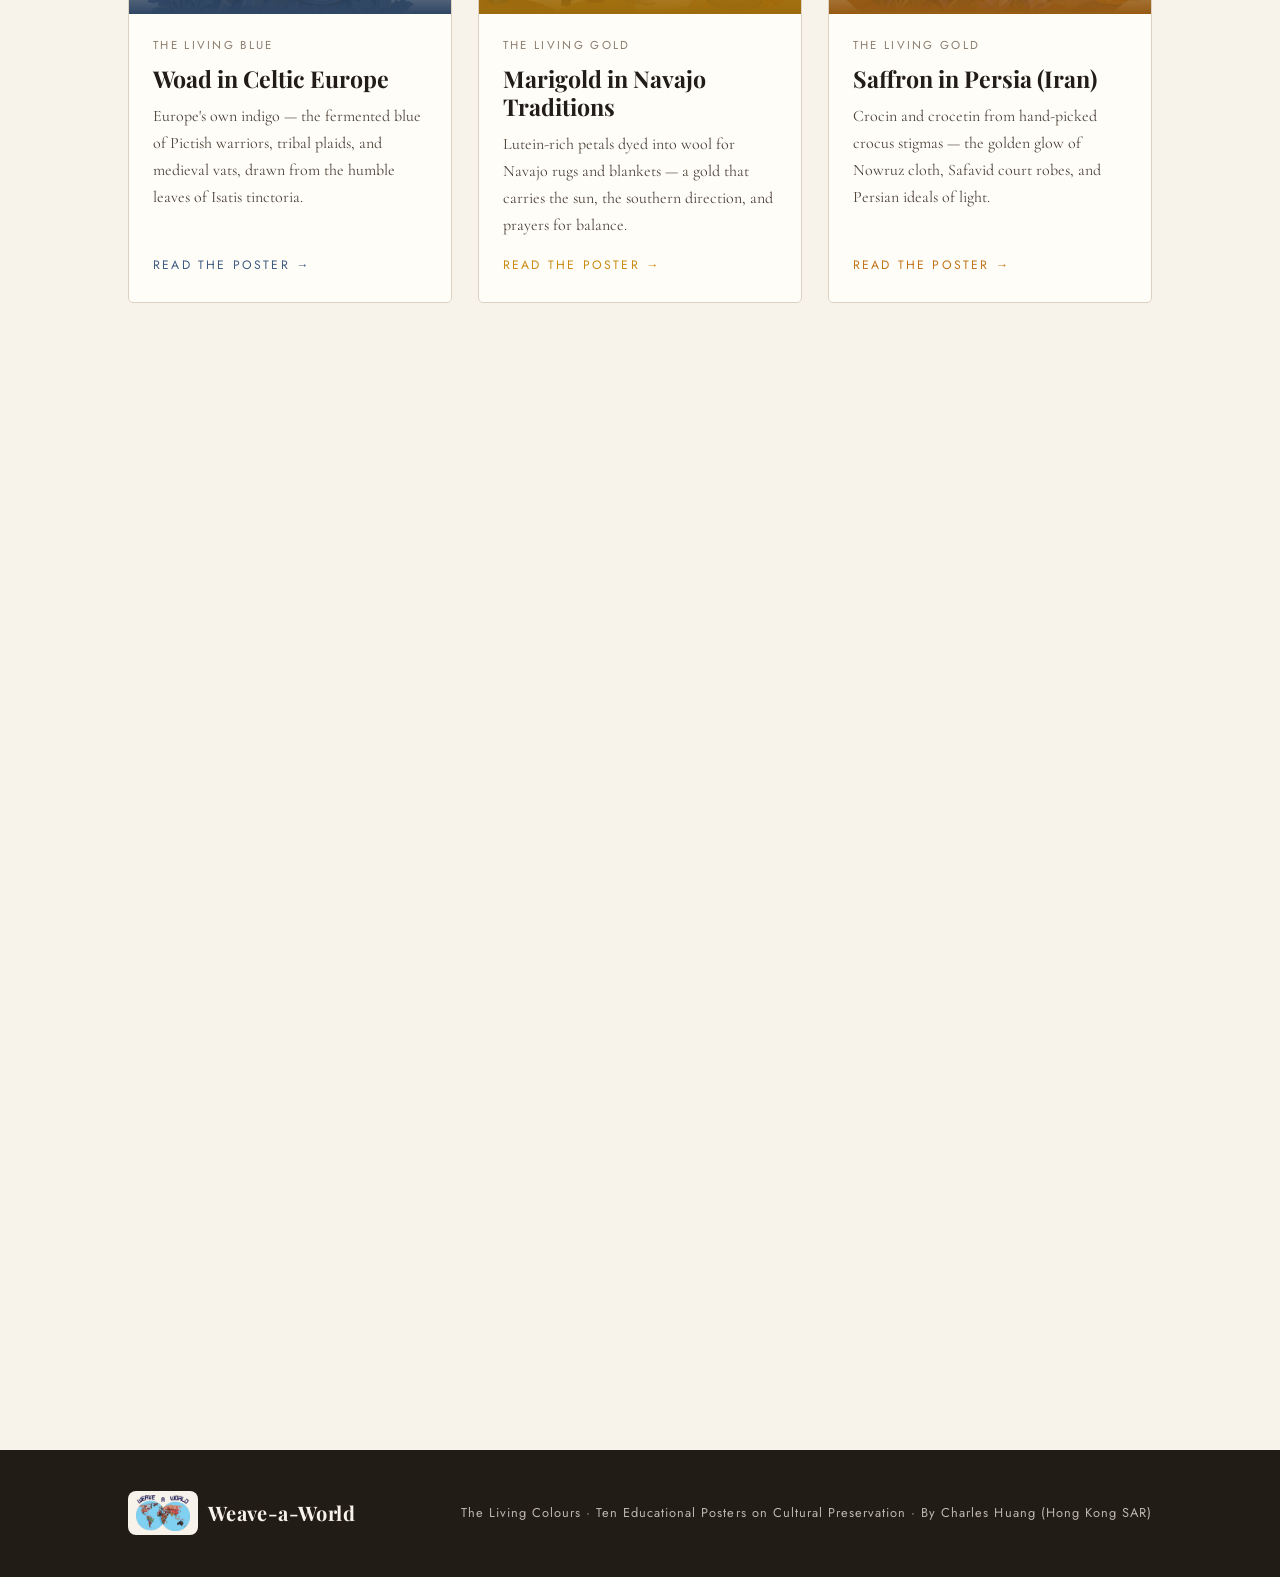
<file: collection.html>
<!DOCTYPE html>
<html lang="en">
<head>
  <meta charset="UTF-8" />
  <meta name="viewport" content="width=device-width, initial-scale=1.0" />
  <title>The Ten Dyes · Weave-a-World</title>
  <script>
  (function () {
    try {
      if (sessionStorage.getItem("ww-assets-ready") === "1") return;
      if (sessionStorage.getItem("dye-wipe")) return;
    } catch (e) {}
    document.documentElement.classList.add("is-loading");
  })();
  </script>
  <style>
    html.is-loading, html.is-loading body { overflow: hidden !important; }
    .asset-loader {
      position: fixed; inset: 0; z-index: 10000;
      display: none; align-items: center; justify-content: center;
      background: #070707; color: #fff;
    }
    html.is-loading .asset-loader { display: flex; }
  </style>
  <link rel="preconnect" href="https://fonts.googleapis.com" />
  <link rel="preconnect" href="https://fonts.gstatic.com" crossorigin />
  <link href="https://fonts.googleapis.com/css2?family=Playfair+Display:ital,wght@0,500;0,700;1,500;1,700&family=Cormorant+Garamond:ital,wght@0,400;0,500;0,600;1,400;1,600&family=Jost:wght@300;400;500&family=Nunito:wght@700;800&display=swap" rel="stylesheet" />
  <link rel="icon" type="image/png" href="images/favicon.png" />
  <link rel="stylesheet" href="css/style.css?v=34" />
  <style>
    :root {
    }
    body::before {
      background-image: url("images/patterns/atlas.jpg");
    }
  </style>
</head>
<body>
  <div class="asset-loader" id="asset-loader" role="status" aria-live="polite" aria-busy="true">
    <div class="asset-loader-inner">
      <div class="asset-loader-track" role="progressbar" aria-valuemin="0" aria-valuemax="100" aria-valuenow="0" id="asset-loader-bar">
        <span class="asset-loader-fill" id="asset-loader-fill"></span>
      </div>
      <p class="asset-loader-copy" id="asset-loader-copy">Loading 0%</p>
    </div>
  </div>
  <script>
  (function () {
    var el = document.getElementById("asset-loader");
    if (!el || !document.documentElement.classList.contains("is-loading")) {
      if (el) el.remove();
      return;
    }
    var urls = ["images/collection-hero.jpg", "images/logo.png"];
    var fill = document.getElementById("asset-loader-fill");
    var bar = document.getElementById("asset-loader-bar");
    var copy = document.getElementById("asset-loader-copy");
    var done = 0;
    var index = 0;
    var running = 0;
    var finished = false;
    var CONC = 8;
    function setProgress(n, total) {
      var pct = total ? Math.round((n / total) * 100) : 100;
      if (fill) fill.style.width = pct + "%";
      if (bar) bar.setAttribute("aria-valuenow", String(pct));
      if (copy) copy.textContent = "Loading " + pct + "%";
    }
    function replayMotion() {
      document.querySelectorAll(".cloth, .splash-bg, .splash-waves path, .splash-scroll, .page-masthead .eyebrow, .page-masthead .masthead-solid, .page-masthead .masthead-script, .page-masthead .masthead-lede, .page-masthead .masthead-aside, .page-masthead .masthead-ribbon, .page-masthead .masthead-slash, .page-masthead .masthead-bar").forEach(function (node) {
        node.style.animation = "none";
        void node.offsetWidth;
        node.style.removeProperty("animation");
      });
    }
    function finish() {
      if (finished) return;
      finished = true;
      setProgress(urls.length, urls.length);
      try { sessionStorage.setItem("ww-assets-ready", "1"); } catch (e) {}
      el.classList.add("is-done");
      el.setAttribute("aria-busy", "false");
      document.documentElement.classList.remove("is-loading");
      document.documentElement.classList.add("is-ready");
      replayMotion();
      setTimeout(function () { el.remove(); }, 280);
    }
    function loadOne(src) {
      return new Promise(function (resolve) {
        var img = new Image();
        img.onload = img.onerror = function () { resolve(); };
        img.src = src;
      });
    }
    function pump() {
      if (done >= urls.length) { finish(); return; }
      while (running < CONC && index < urls.length) {
        running += 1;
        loadOne(urls[index++]).then(function () {
          running -= 1;
          done += 1;
          setProgress(done, urls.length);
          pump();
        });
      }
    }
    pump();
    setTimeout(finish, 1500);
  })();
  </script>
  <div class="dye-wipe" id="dye-wipe" aria-hidden="true">
    <span class="dye-wipe-sash h1"></span>
    <span class="dye-wipe-sash h2"></span>
    <span class="dye-wipe-sash h3"></span>
    <span class="dye-wipe-sash v1"></span>
    <span class="dye-wipe-sash v2"></span>
    <span class="dye-wipe-sash v3"></span>
    <span class="dye-wipe-sash v4"></span>
  </div>
  <script>
  (function () {
    if (!sessionStorage.getItem("dye-wipe")) return;
    sessionStorage.removeItem("dye-wipe");
    if (window.matchMedia("(prefers-reduced-motion: reduce)").matches) return;
    var el = document.getElementById("dye-wipe");
    if (!el) return;
    var elapsed = Date.now() - Number(sessionStorage.getItem("dye-wipe-start") || Date.now());
    if (elapsed < 0) elapsed = 0;
    if (elapsed > 850) elapsed = 850;
    el.style.setProperty("--seek", (-elapsed) + "ms");
    el.className = "dye-wipe active through";
    window.__dyeWipePlaying = true;
    var left = 1200 - elapsed;
    setTimeout(function () { el.classList.add("done"); }, Math.max(0, left - 100));
    setTimeout(function () {
      el.className = "dye-wipe";
      el.style.removeProperty("--seek");
      window.__dyeWipePlaying = false;
    }, left + 80);
  })();
  </script>

  <nav class="topnav">
    <a class="brand" href="index.html"><img class="brand-logo" src="images/logo.png" alt="Weave-a-World logo" />Weave-a-World</a>
    <div class="topnav-links">
      <a href="index.html">Home</a>
      <a href="collection.html" class="active">The Ten Dyes</a>
      <a href="youth.html">Youth Action</a>
      <a href="about.html">About Us</a>
    </div>
  </nav>

  <header class="page-masthead is-collection">
    <img class="masthead-ribbon r1" src="images/yellow-sash.png" alt="" />
    <div class="masthead-bar bar-accent" aria-hidden="true"></div>
    <p class="masthead-aside a1">indigo · woad · shibori</p>
    <p class="masthead-aside a2">of leaves, roots, bark</p>
    <p class="masthead-aside a3">carminic acid</p>
    <p class="masthead-aside a4">ten living colours</p>
    <div class="shell masthead-core">
      <p class="eyebrow">The Collection</p>
      <h1 class="masthead-title">
        <span class="masthead-solid">Ten Dyes</span>
        <em class="masthead-script">living traditions</em>
      </h1>
      <p class="masthead-lede">Each poster below explores one natural dye through nine lenses — its overview, cultural significance, chemistry, traditional techniques, a famous case story, modern revival, global exhibitions, conservation challenges, and the ways young people can keep the tradition alive. Choose a tab to explore by colour family or by region.</p>
    </div>
  </header>

  <div class="shell" id="youth">
    <div class="tabs" role="tablist" aria-label="Filter the dye collection">
      <button class="tab active" data-filter="all">All Ten Dyes</button>
      <button class="tab" data-filter="blue">Blues</button>
      <button class="tab" data-filter="red">Reds</button>
      <button class="tab" data-filter="gold">Golds</button>
      <button class="tab" data-filter="deep">Deep Hues</button>
      <button class="tab" data-filter="africa">Africa</button>
      <button class="tab" data-filter="asia">Asia</button>
      <button class="tab" data-filter="americas">The Americas</button>
      <button class="tab" data-filter="europe">Europe</button>
    </div>

    <div class="dye-grid">
      <a class="dye-card reveal" href="dyes/indigo-west-africa.html" data-groups="blue africa" style="--c1:#2b3f6b; --c2:#5a74a8">
        <div class="dye-card-swatch">
          <img src="images/indigo-west-africa.png" alt="Textile-art illustration: Indigo Heritage of West Africa" loading="lazy" />
          <span class="dye-card-num">No. 01</span>
          <span class="dye-card-region-tag">Nigeria &amp; Mali</span>
        </div>
        <div class="dye-card-body">
          <span class="sub">The Living Blue</span>
          <h3>Indigo Heritage of West Africa</h3>
          <p>A thousand-year vat tradition where fermented Indigofera leaves yield the deep blues of adire cloth, Dogon ritual, and West African identity.</p>
          <span class="dye-card-cta">Read the poster &rarr;</span>
        </div>
      </a>
      <a class="dye-card reveal" href="dyes/cochineal-mexico-peru.html" data-groups="red americas" style="--c1:#9b1b30; --c2:#d4536a">
        <div class="dye-card-swatch">
          <img src="images/cochineal-mexico-peru.png" alt="Textile-art illustration: Cochineal in Mexico &amp; Peru" loading="lazy" />
          <span class="dye-card-num">No. 02</span>
          <span class="dye-card-region-tag">Mexico &amp; Peru</span>
        </div>
        <div class="dye-card-body">
          <span class="sub">The Living Red</span>
          <h3>Cochineal in Mexico &amp; Peru</h3>
          <p>Carminic acid from a tiny cactus insect once traded like silver — the crimson of Mixtec, Zapotec, and Andean weaving for over a thousand years.</p>
          <span class="dye-card-cta">Read the poster &rarr;</span>
        </div>
      </a>
      <a class="dye-card reveal" href="dyes/madder-india.html" data-groups="red asia" style="--c1:#a3402c; --c2:#d47a5a">
        <div class="dye-card-swatch">
          <img src="images/madder-india.png" alt="Textile-art illustration: Madder Root in India" loading="lazy" />
          <span class="dye-card-num">No. 03</span>
          <span class="dye-card-region-tag">India</span>
        </div>
        <div class="dye-card-body">
          <span class="sub">The Living Red</span>
          <h3>Madder Root in India</h3>
          <p>Alizarin reds from Rubia cordifolia roots — the auspicious colour of bridal saris, ajrakh block prints, and centuries of Indian Ocean trade.</p>
          <span class="dye-card-cta">Read the poster &rarr;</span>
        </div>
      </a>
      <a class="dye-card reveal" href="dyes/woad-celtic-europe.html" data-groups="blue europe" style="--c1:#3d5a80; --c2:#7a97b8">
        <div class="dye-card-swatch">
          <img src="images/woad-celtic-europe.png" alt="Textile-art illustration: Woad in Celtic Europe" loading="lazy" />
          <span class="dye-card-num">No. 04</span>
          <span class="dye-card-region-tag">Britain, Ireland &amp; Gaul</span>
        </div>
        <div class="dye-card-body">
          <span class="sub">The Living Blue</span>
          <h3>Woad in Celtic Europe</h3>
          <p>Europe&#x27;s own indigo — the fermented blue of Pictish warriors, tribal plaids, and medieval vats, drawn from the humble leaves of Isatis tinctoria.</p>
          <span class="dye-card-cta">Read the poster &rarr;</span>
        </div>
      </a>
      <a class="dye-card reveal" href="dyes/marigold-navajo.html" data-groups="gold americas" style="--c1:#c98a10; --c2:#eec24e">
        <div class="dye-card-swatch">
          <img src="images/marigold-navajo.png" alt="Textile-art illustration: Marigold in Navajo Traditions" loading="lazy" />
          <span class="dye-card-num">No. 05</span>
          <span class="dye-card-region-tag">United States (Diné)</span>
        </div>
        <div class="dye-card-body">
          <span class="sub">The Living Gold</span>
          <h3>Marigold in Navajo Traditions</h3>
          <p>Lutein-rich petals dyed into wool for Navajo rugs and blankets — a gold that carries the sun, the southern direction, and prayers for balance.</p>
          <span class="dye-card-cta">Read the poster &rarr;</span>
        </div>
      </a>
      <a class="dye-card reveal" href="dyes/saffron-persia.html" data-groups="gold asia" style="--c1:#c07419; --c2:#e8a94b">
        <div class="dye-card-swatch">
          <img src="images/saffron-persia.png" alt="Textile-art illustration: Saffron in Persia (Iran)" loading="lazy" />
          <span class="dye-card-num">No. 06</span>
          <span class="dye-card-region-tag">Iran</span>
        </div>
        <div class="dye-card-body">
          <span class="sub">The Living Gold</span>
          <h3>Saffron in Persia (Iran)</h3>
          <p>Crocin and crocetin from hand-picked crocus stigmas — the golden glow of Nowruz cloth, Safavid court robes, and Persian ideals of light.</p>
          <span class="dye-card-cta">Read the poster &rarr;</span>
        </div>
      </a>
      <a class="dye-card reveal" href="dyes/shibori-indigo-japan.html" data-groups="blue asia" style="--c1:#1f3a5f; --c2:#4d6f9d">
        <div class="dye-card-swatch">
          <img src="images/shibori-indigo-japan.png" alt="Textile-art illustration: Shibori Indigo in Japan" loading="lazy" />
          <span class="dye-card-num">No. 07</span>
          <span class="dye-card-region-tag">Japan</span>
        </div>
        <div class="dye-card-body">
          <span class="sub">The Living Blue</span>
          <h3>Shibori Indigo in Japan</h3>
          <p>Bound, stitched, and folded resist patterns dipped in fermented indigo vats — the &#x27;Japan blue&#x27; of samurai, farmers, and the Arimatsu festival.</p>
          <span class="dye-card-cta">Read the poster &rarr;</span>
        </div>
      </a>
      <a class="dye-card reveal" href="dyes/birch-bark-finland.html" data-groups="gold europe" style="--c1:#a37f3d; --c2:#cbb075">
        <div class="dye-card-swatch">
          <img src="images/birch-bark-finland.png" alt="Textile-art illustration: Birch Bark in Finland" loading="lazy" />
          <span class="dye-card-num">No. 08</span>
          <span class="dye-card-region-tag">Finland &amp; Karelia</span>
        </div>
        <div class="dye-card-body">
          <span class="sub">The Living Amber</span>
          <h3>Birch Bark in Finland</h3>
          <p>Simmered bark of the northern birch yields warm yellows and tans for Karelian folk costume — a forest chemistry kept alive at Finland&#x27;s folk festivals.</p>
          <span class="dye-card-cta">Read the poster &rarr;</span>
        </div>
      </a>
      <a class="dye-card reveal" href="dyes/henna-north-africa-india.html" data-groups="deep africa asia" style="--c1:#8c4a1f; --c2:#c07d4a">
        <div class="dye-card-swatch">
          <img src="images/henna-north-africa-india.png" alt="Textile-art illustration: Henna in North Africa &amp; India" loading="lazy" />
          <span class="dye-card-num">No. 09</span>
          <span class="dye-card-region-tag">Morocco to Rajasthan</span>
        </div>
        <div class="dye-card-body">
          <span class="sub">The Living Earth</span>
          <h3>Henna in North Africa &amp; India</h3>
          <p>Lawsone from crushed henna leaves binds to skin and cloth alike — the red-brown of Mehndi nights, Moroccan weddings, and rites of passage.</p>
          <span class="dye-card-cta">Read the poster &rarr;</span>
        </div>
      </a>
      <a class="dye-card reveal" href="dyes/logwood-caribbean.html" data-groups="deep americas" style="--c1:#4a2c5c; --c2:#7c5a94">
        <div class="dye-card-swatch">
          <img src="images/logwood-caribbean.png" alt="Textile-art illustration: Logwood in the Caribbean" loading="lazy" />
          <span class="dye-card-num">No. 10</span>
          <span class="dye-card-region-tag">Jamaica, Belize &amp; Campeche</span>
        </div>
        <div class="dye-card-body">
          <span class="sub">The Living Shadow</span>
          <h3>Logwood in the Caribbean</h3>
          <p>Hematein purples and blacks from a thorny Caribbean tree — a dye that drove pirate raids, coloured colonial trade, and lives on in maroon festival dress.</p>
          <span class="dye-card-cta">Read the poster &rarr;</span>
        </div>
      </a>
    </div>
  </div>

  <footer>
    <div class="shell footer-inner">
      <a class="brand" href="index.html"><span class="footer-logo-chip"><img class="brand-logo" src="images/logo.png" alt="Weave-a-World logo" /></span>Weave-a-World</a>
      <p>The Living Colours · Ten Educational Posters on Cultural Preservation · By Charles Huang (Hong Kong SAR)</p>
    </div>
  </footer>
  <script src="js/main.js?v=34"></script>
</body>
</html>
</file>
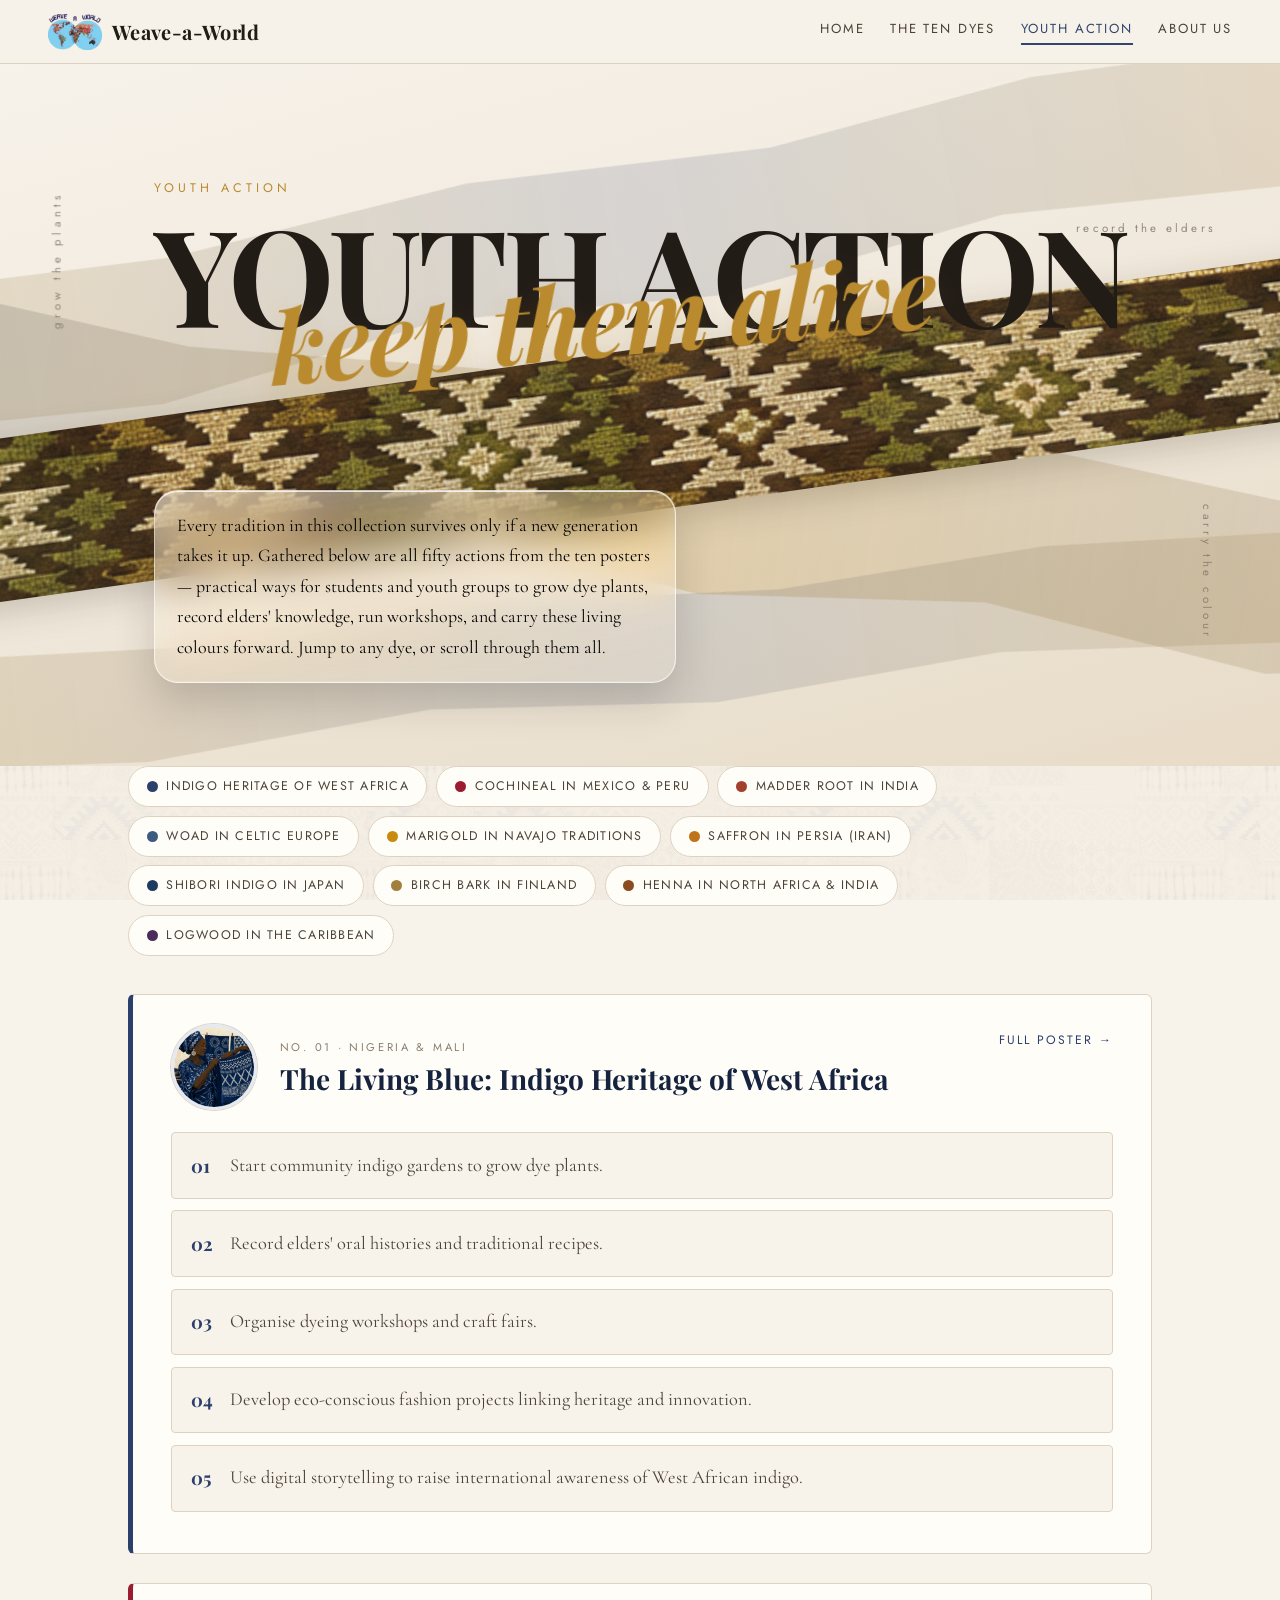
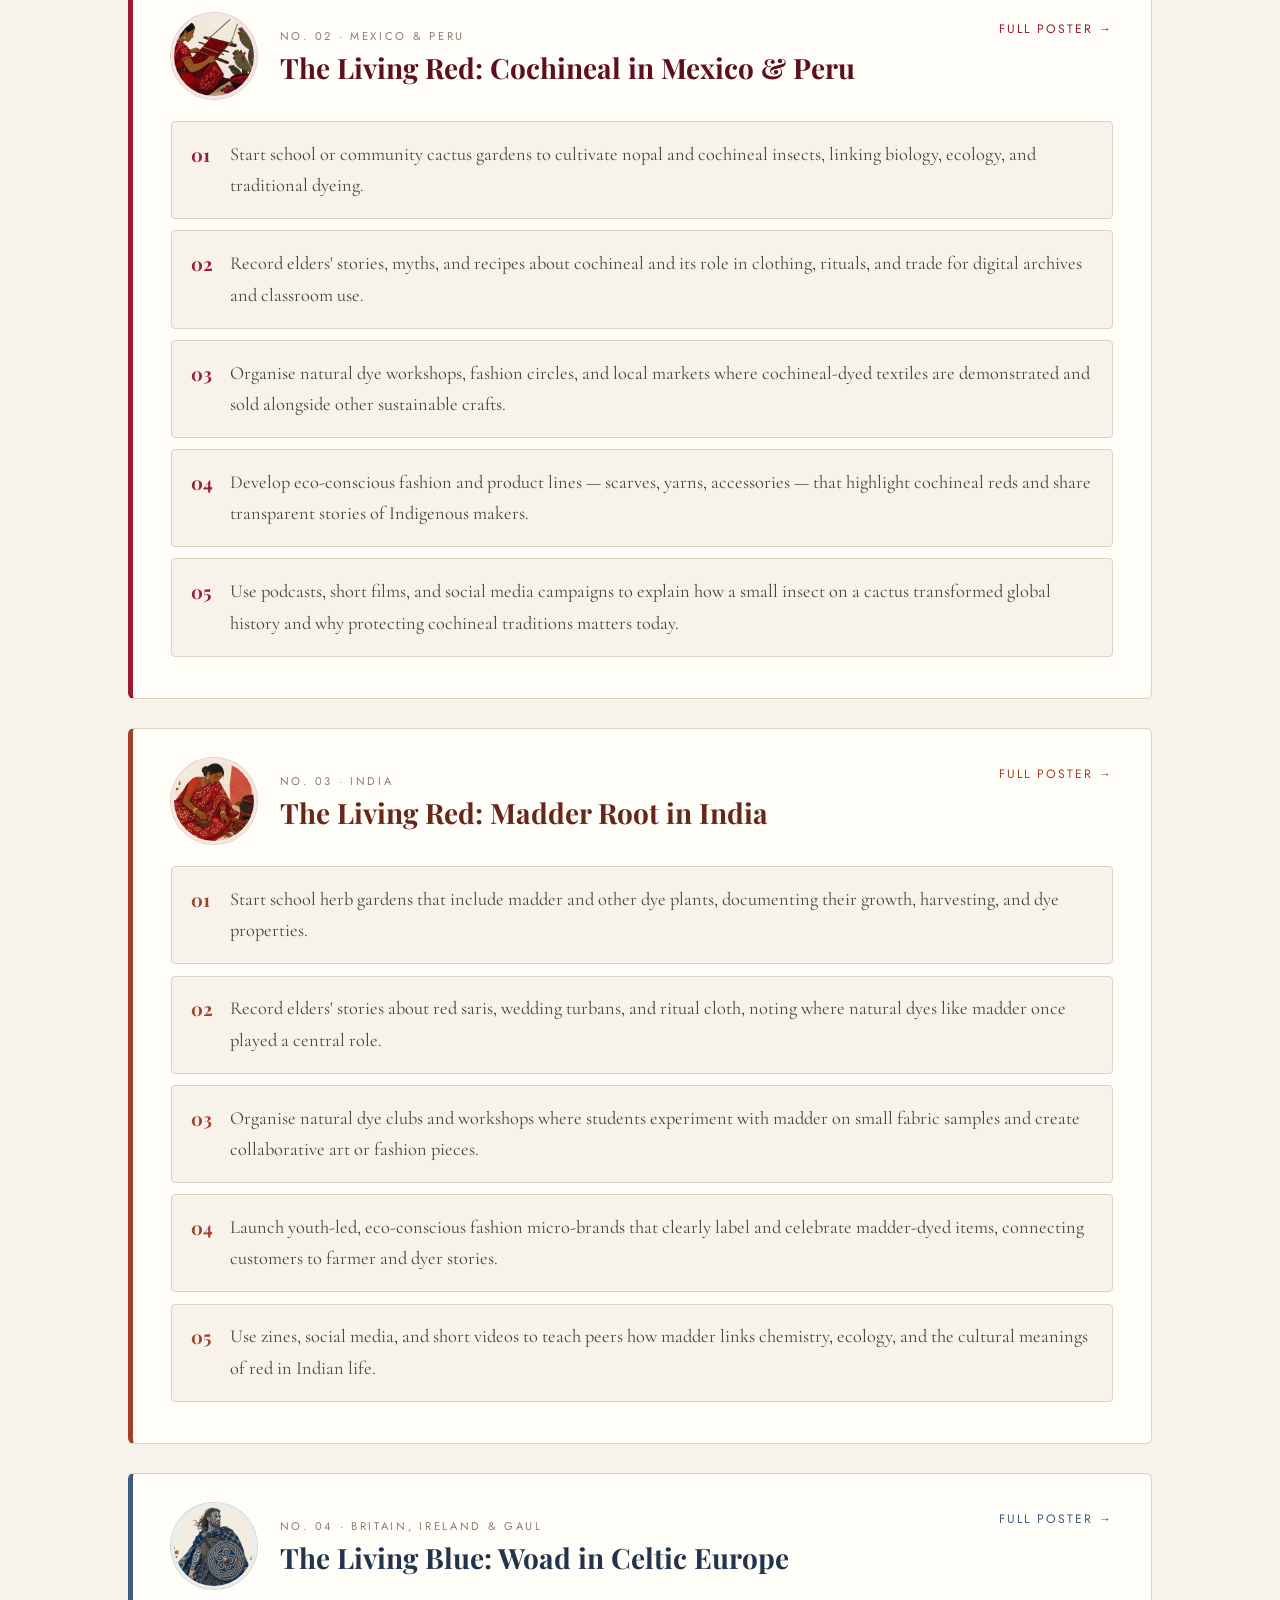
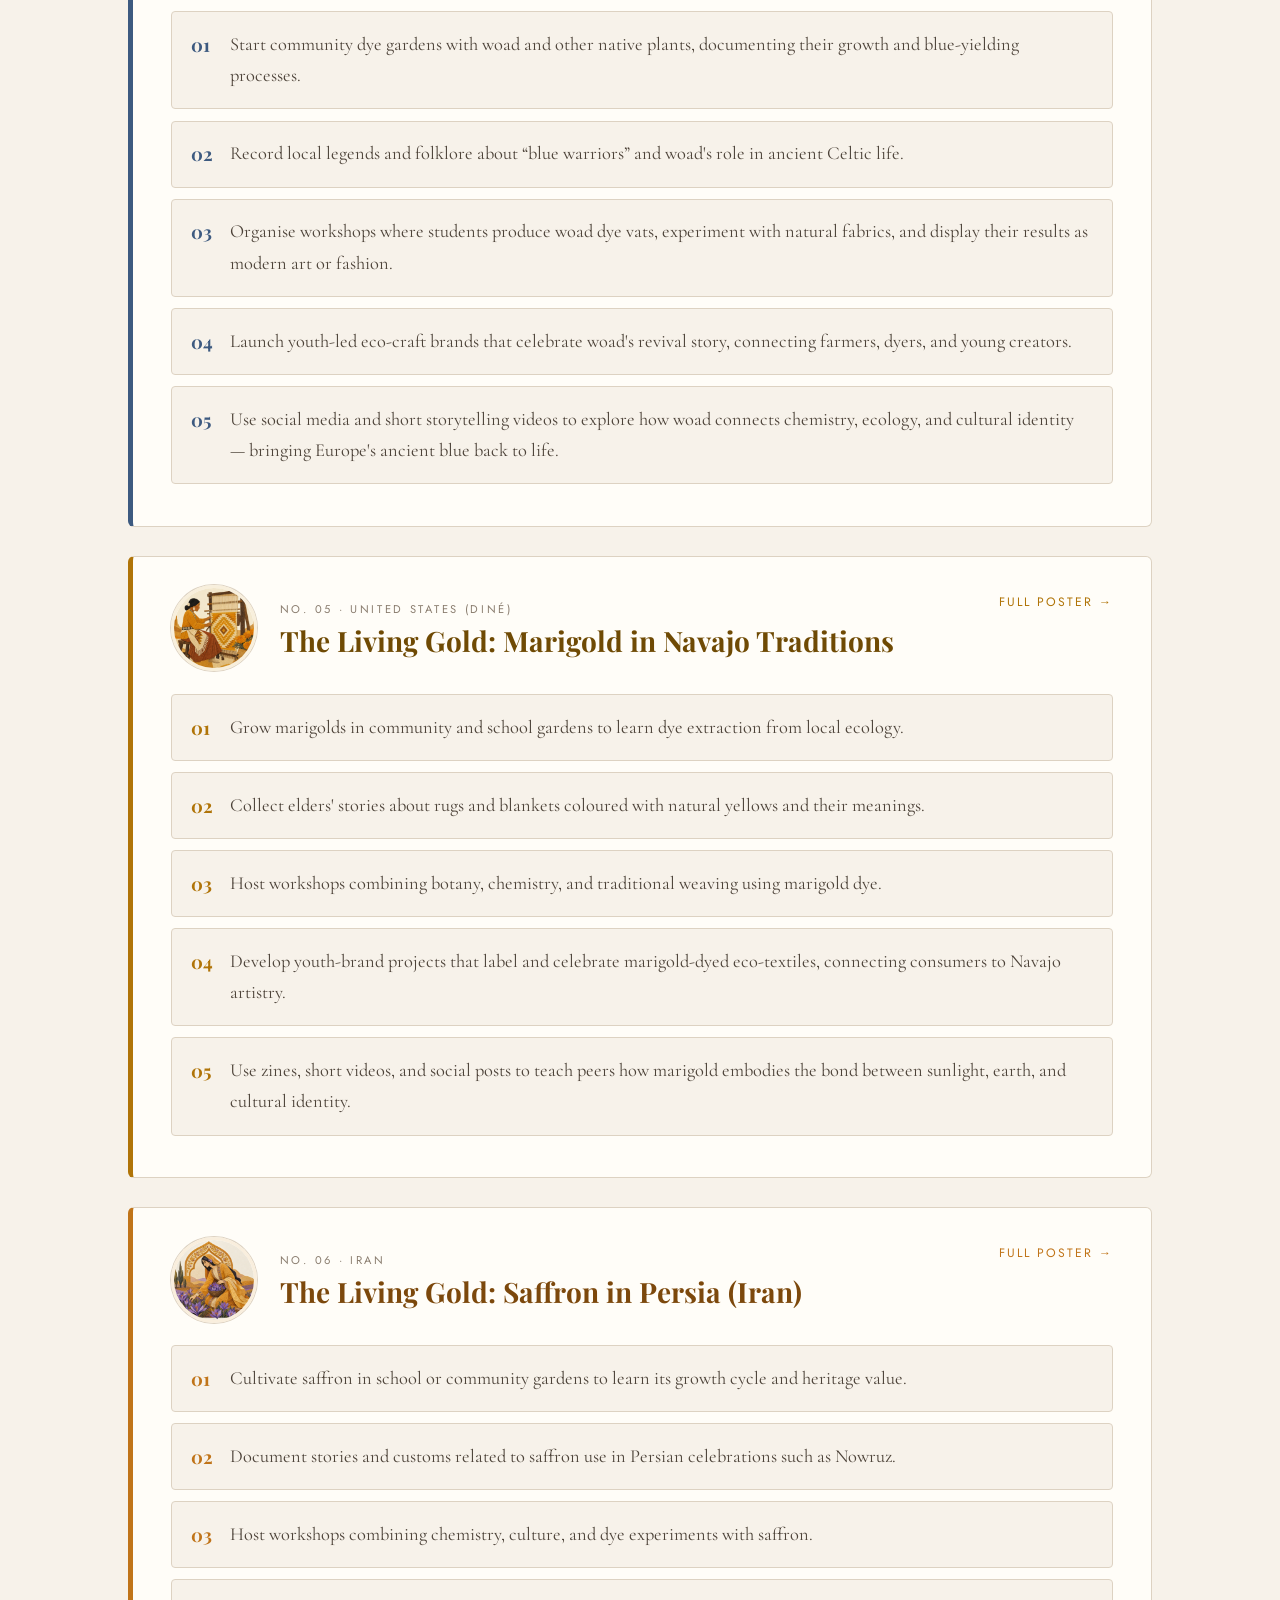
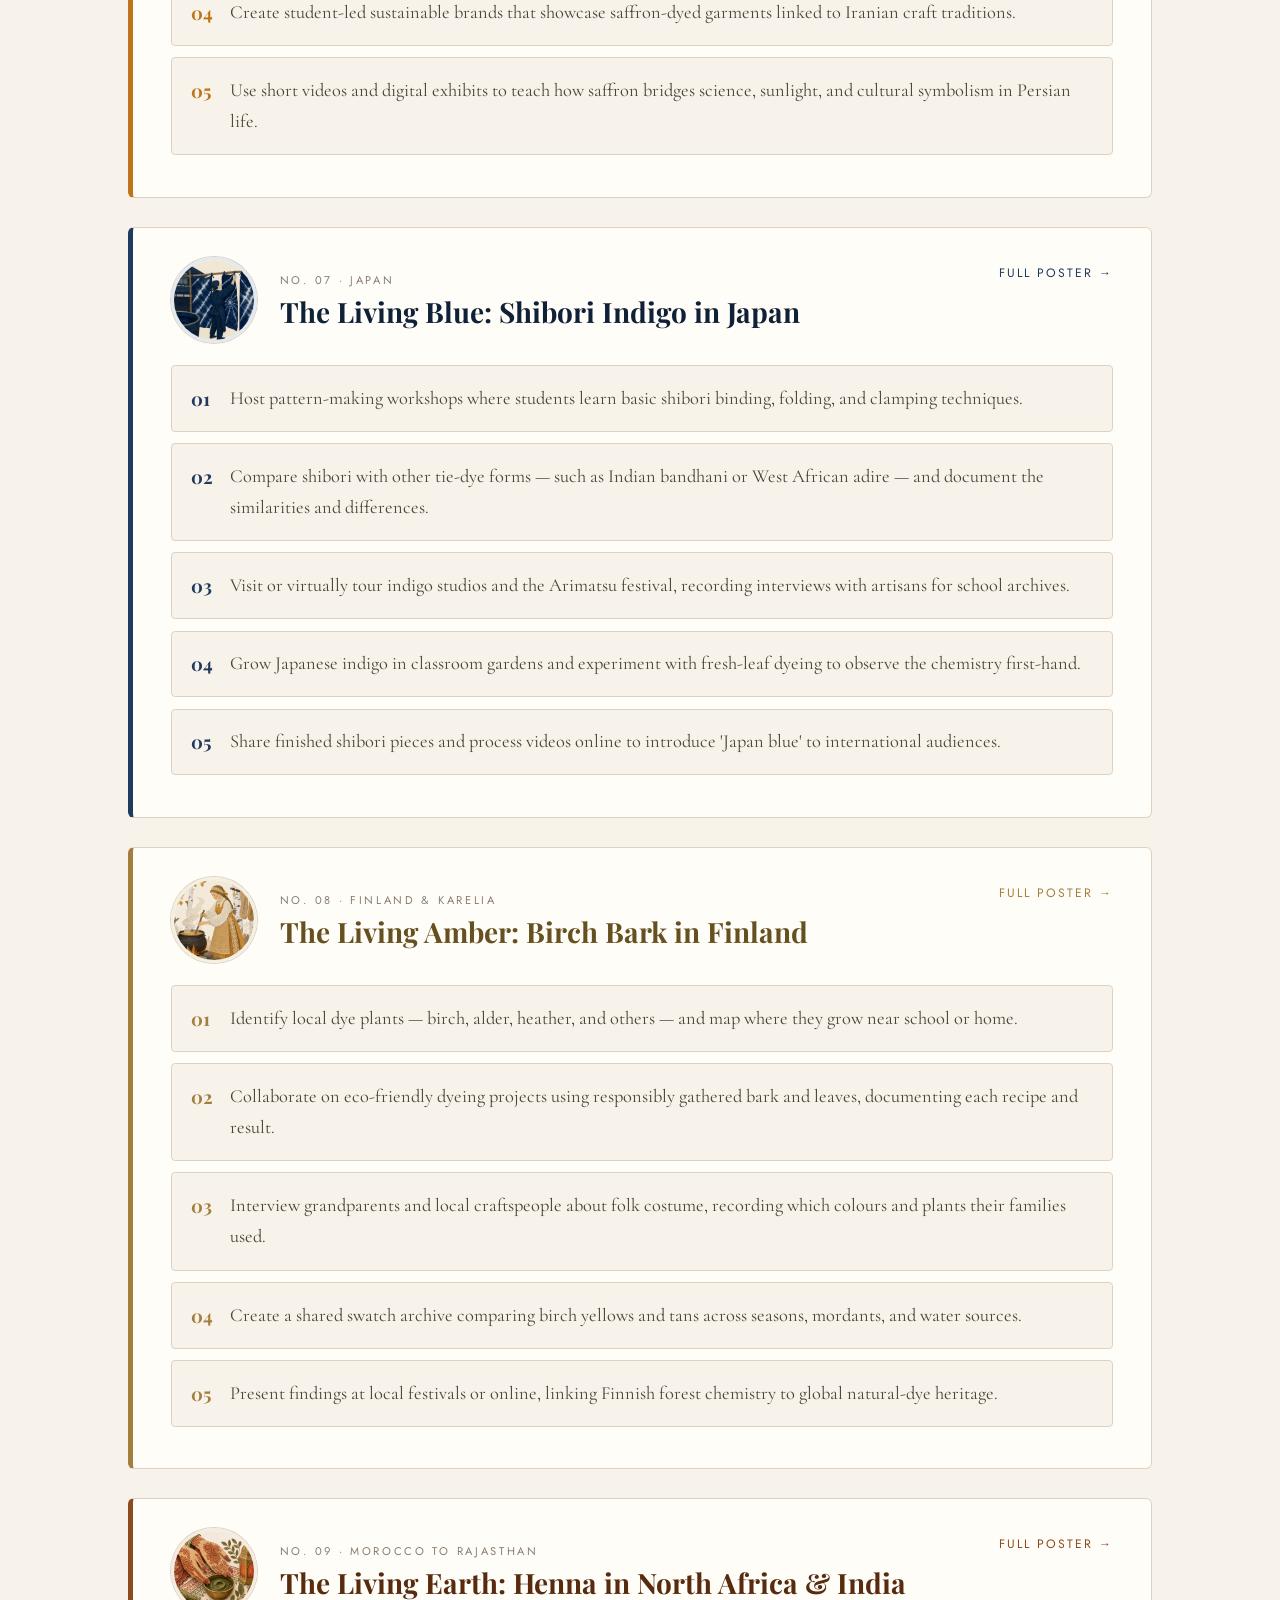
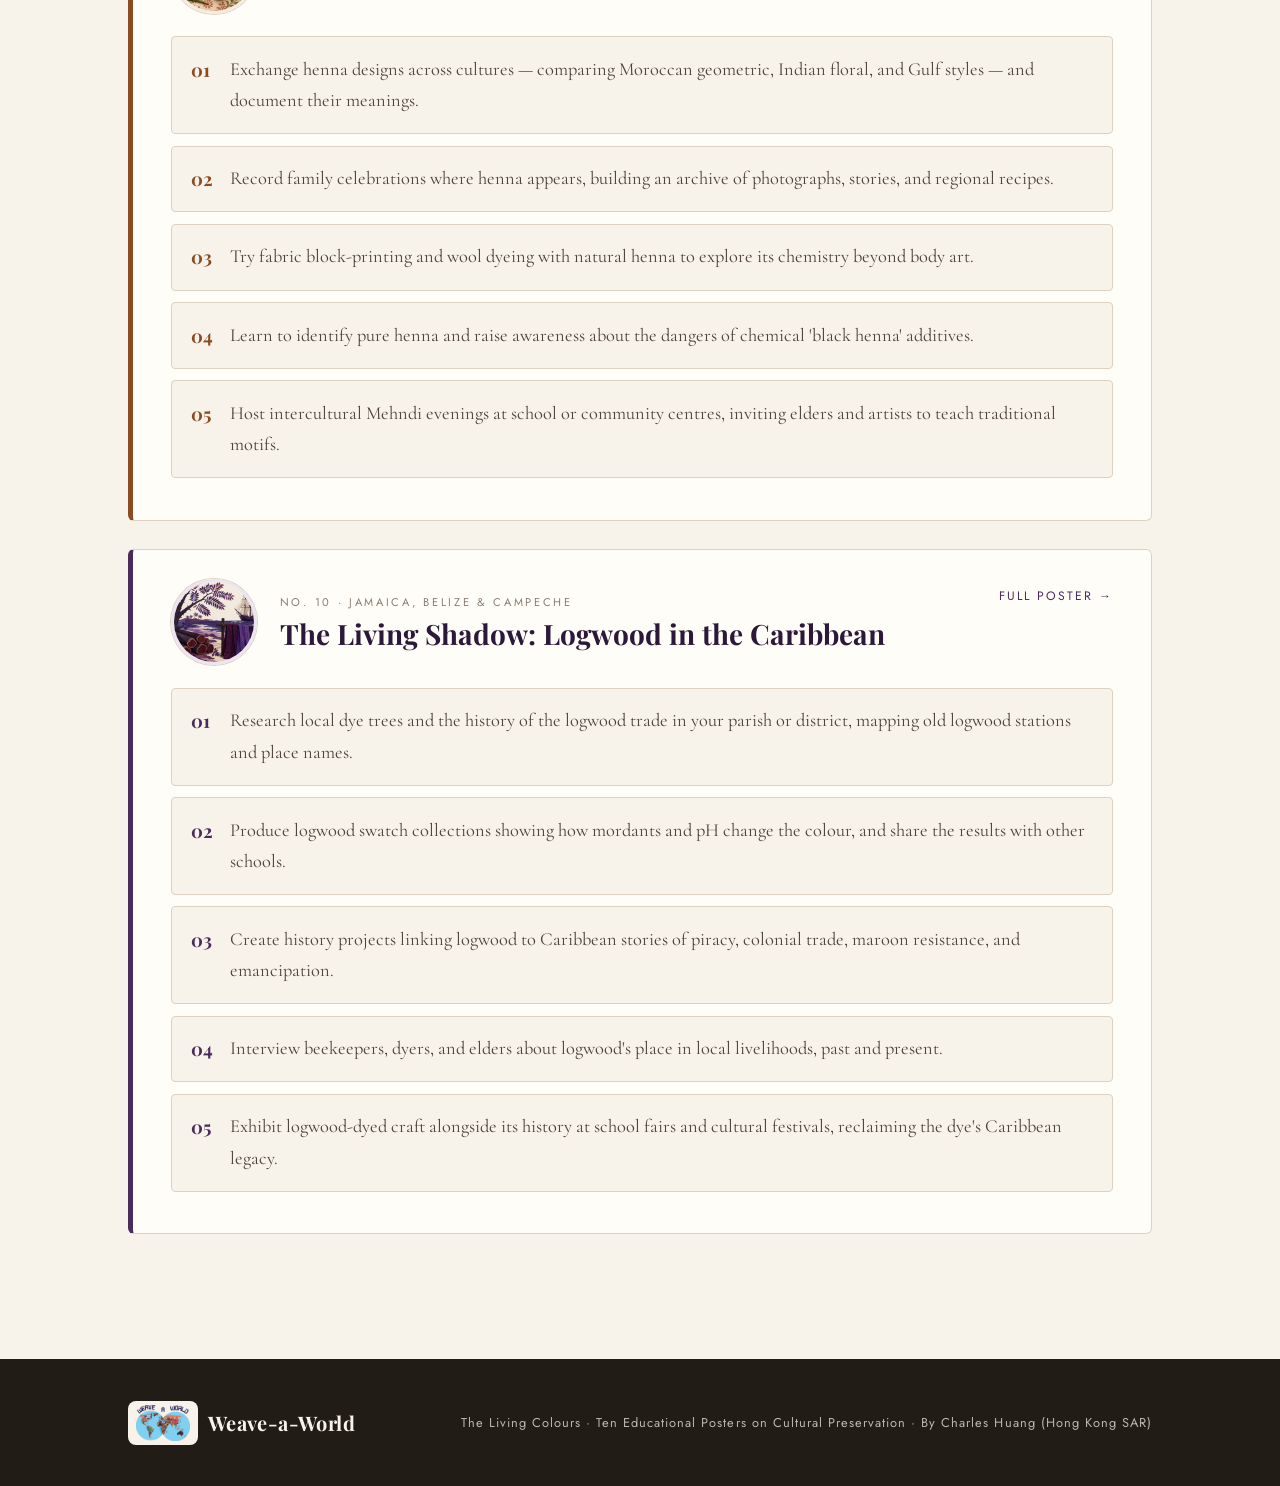
<file: youth.html>
<!DOCTYPE html>
<html lang="en">
<head>
  <meta charset="UTF-8" />
  <meta name="viewport" content="width=device-width, initial-scale=1.0" />
  <title>Youth Action · Weave-a-World</title>
  <script>
  (function () {
    try {
      if (sessionStorage.getItem("ww-assets-ready") === "1") return;
      if (sessionStorage.getItem("dye-wipe")) return;
    } catch (e) {}
    document.documentElement.classList.add("is-loading");
  })();
  </script>
  <style>
    html.is-loading, html.is-loading body { overflow: hidden !important; }
    .asset-loader {
      position: fixed; inset: 0; z-index: 10000;
      display: none; align-items: center; justify-content: center;
      background: #070707; color: #fff;
    }
    html.is-loading .asset-loader { display: flex; }
  </style>
  <link rel="preconnect" href="https://fonts.googleapis.com" />
  <link rel="preconnect" href="https://fonts.gstatic.com" crossorigin />
  <link href="https://fonts.googleapis.com/css2?family=Playfair+Display:ital,wght@0,500;0,700;1,500;1,700&family=Cormorant+Garamond:ital,wght@0,400;0,500;0,600;1,400;1,600&family=Jost:wght@300;400;500&family=Nunito:wght@700;800&display=swap" rel="stylesheet" />
  <link rel="icon" type="image/png" href="images/favicon.png" />
  <link rel="stylesheet" href="css/style.css?v=34" />
  <style>
    :root {
    }
    body::before {
      background-image: url("images/patterns/atlas.jpg");
    }
  </style>
</head>
<body>
  <div class="asset-loader" id="asset-loader" role="status" aria-live="polite" aria-busy="true">
    <div class="asset-loader-inner">
      <div class="asset-loader-track" role="progressbar" aria-valuemin="0" aria-valuemax="100" aria-valuenow="0" id="asset-loader-bar">
        <span class="asset-loader-fill" id="asset-loader-fill"></span>
      </div>
      <p class="asset-loader-copy" id="asset-loader-copy">Loading 0%</p>
    </div>
  </div>
  <script>
  (function () {
    var el = document.getElementById("asset-loader");
    if (!el || !document.documentElement.classList.contains("is-loading")) {
      if (el) el.remove();
      return;
    }
    var urls = ["images/logo.png"];
    var fill = document.getElementById("asset-loader-fill");
    var bar = document.getElementById("asset-loader-bar");
    var copy = document.getElementById("asset-loader-copy");
    var done = 0;
    var index = 0;
    var running = 0;
    var finished = false;
    var CONC = 8;
    function setProgress(n, total) {
      var pct = total ? Math.round((n / total) * 100) : 100;
      if (fill) fill.style.width = pct + "%";
      if (bar) bar.setAttribute("aria-valuenow", String(pct));
      if (copy) copy.textContent = "Loading " + pct + "%";
    }
    function replayMotion() {
      document.querySelectorAll(".cloth, .splash-bg, .splash-waves path, .splash-scroll, .page-masthead .eyebrow, .page-masthead .masthead-solid, .page-masthead .masthead-script, .page-masthead .masthead-lede, .page-masthead .masthead-aside, .page-masthead .masthead-ribbon, .page-masthead .masthead-slash, .page-masthead .masthead-bar").forEach(function (node) {
        node.style.animation = "none";
        void node.offsetWidth;
        node.style.removeProperty("animation");
      });
    }
    function finish() {
      if (finished) return;
      finished = true;
      setProgress(urls.length, urls.length);
      try { sessionStorage.setItem("ww-assets-ready", "1"); } catch (e) {}
      el.classList.add("is-done");
      el.setAttribute("aria-busy", "false");
      document.documentElement.classList.remove("is-loading");
      document.documentElement.classList.add("is-ready");
      replayMotion();
      setTimeout(function () { el.remove(); }, 280);
    }
    function loadOne(src) {
      return new Promise(function (resolve) {
        var img = new Image();
        img.onload = img.onerror = function () { resolve(); };
        img.src = src;
      });
    }
    function pump() {
      if (done >= urls.length) { finish(); return; }
      while (running < CONC && index < urls.length) {
        running += 1;
        loadOne(urls[index++]).then(function () {
          running -= 1;
          done += 1;
          setProgress(done, urls.length);
          pump();
        });
      }
    }
    pump();
    setTimeout(finish, 1500);
  })();
  </script>
  <div class="dye-wipe" id="dye-wipe" aria-hidden="true">
    <span class="dye-wipe-sash h1"></span>
    <span class="dye-wipe-sash h2"></span>
    <span class="dye-wipe-sash h3"></span>
    <span class="dye-wipe-sash v1"></span>
    <span class="dye-wipe-sash v2"></span>
    <span class="dye-wipe-sash v3"></span>
    <span class="dye-wipe-sash v4"></span>
  </div>
  <script>
  (function () {
    if (!sessionStorage.getItem("dye-wipe")) return;
    sessionStorage.removeItem("dye-wipe");
    if (window.matchMedia("(prefers-reduced-motion: reduce)").matches) return;
    var el = document.getElementById("dye-wipe");
    if (!el) return;
    var elapsed = Date.now() - Number(sessionStorage.getItem("dye-wipe-start") || Date.now());
    if (elapsed < 0) elapsed = 0;
    if (elapsed > 850) elapsed = 850;
    el.style.setProperty("--seek", (-elapsed) + "ms");
    el.className = "dye-wipe active through";
    window.__dyeWipePlaying = true;
    var left = 1200 - elapsed;
    setTimeout(function () { el.classList.add("done"); }, Math.max(0, left - 100));
    setTimeout(function () {
      el.className = "dye-wipe";
      el.style.removeProperty("--seek");
      window.__dyeWipePlaying = false;
    }, left + 80);
  })();
  </script>

  <nav class="topnav">
    <a class="brand" href="index.html"><img class="brand-logo" src="images/logo.png" alt="Weave-a-World logo" />Weave-a-World</a>
    <div class="topnav-links">
      <a href="index.html">Home</a>
      <a href="collection.html">The Ten Dyes</a>
      <a href="youth.html" class="active">Youth Action</a>
      <a href="about.html">About Us</a>
    </div>
  </nav>

  <header class="page-masthead is-youth">
    <div class="masthead-slashes" aria-hidden="true">
      <span class="masthead-slash s1"></span>
      <span class="masthead-slash s2"></span>
      <span class="masthead-slash s3"></span>
    </div>
    <img class="masthead-ribbon r1" src="images/cloth-ribbon.png" alt="" />
    <p class="masthead-aside a1">grow the plants</p>
    <p class="masthead-aside a2">record the elders</p>
    <p class="masthead-aside a3">fifty actions</p>
    <p class="masthead-aside a4">carry the colour</p>
    <div class="shell masthead-core">
      <p class="eyebrow">Youth Action</p>
      <h1 class="masthead-title">
        <span class="masthead-solid">Youth Action</span>
        <em class="masthead-script">keep them alive</em>
      </h1>
      <p class="masthead-lede is-black">Every tradition in this collection survives only if a new generation takes it up. Gathered below are all fifty actions from the ten posters — practical ways for students and youth groups to grow dye plants, record elders&#x27; knowledge, run workshops, and carry these living colours forward. Jump to any dye, or scroll through them all.</p>
    </div>
  </header>

  <div class="shell">
    <nav class="youth-chips" aria-label="Jump to a dye">
      <a class="youth-chip" href="#indigo-west-africa" style="--c1:#2b3f6b"><span class="youth-chip-dot"></span>Indigo Heritage of West Africa</a>
      <a class="youth-chip" href="#cochineal-mexico-peru" style="--c1:#9b1b30"><span class="youth-chip-dot"></span>Cochineal in Mexico &amp; Peru</a>
      <a class="youth-chip" href="#madder-india" style="--c1:#a3402c"><span class="youth-chip-dot"></span>Madder Root in India</a>
      <a class="youth-chip" href="#woad-celtic-europe" style="--c1:#3d5a80"><span class="youth-chip-dot"></span>Woad in Celtic Europe</a>
      <a class="youth-chip" href="#marigold-navajo" style="--c1:#c98a10"><span class="youth-chip-dot"></span>Marigold in Navajo Traditions</a>
      <a class="youth-chip" href="#saffron-persia" style="--c1:#c07419"><span class="youth-chip-dot"></span>Saffron in Persia (Iran)</a>
      <a class="youth-chip" href="#shibori-indigo-japan" style="--c1:#1f3a5f"><span class="youth-chip-dot"></span>Shibori Indigo in Japan</a>
      <a class="youth-chip" href="#birch-bark-finland" style="--c1:#a37f3d"><span class="youth-chip-dot"></span>Birch Bark in Finland</a>
      <a class="youth-chip" href="#henna-north-africa-india" style="--c1:#8c4a1f"><span class="youth-chip-dot"></span>Henna in North Africa &amp; India</a>
      <a class="youth-chip" href="#logwood-caribbean" style="--c1:#4a2c5c"><span class="youth-chip-dot"></span>Logwood in the Caribbean</a>
    </nav>

    <div class="youth-blocks">
      <section class="youth-block reveal" id="indigo-west-africa" style="--accent:#2b3f6b; --accent-deep:#16233f; --accent-soft:#e4e9f2; --c1:#2b3f6b; --c2:#5a74a8">
        <div class="youth-block-head">
          <img class="youth-block-thumb" src="images/indigo-west-africa.png" alt="Textile-art illustration: Indigo Heritage of West Africa" loading="lazy" />
          <div class="youth-block-title">
            <span class="youth-block-kicker">No. 01 · Nigeria &amp; Mali</span>
            <h2>The Living Blue: Indigo Heritage of West Africa</h2>
          </div>
          <a class="youth-block-link" href="dyes/indigo-west-africa.html">Full poster &rarr;</a>
        </div>
        <ol class="youth-list">
          <li>Start community indigo gardens to grow dye plants.</li>
          <li>Record elders' oral histories and traditional recipes.</li>
          <li>Organise dyeing workshops and craft fairs.</li>
          <li>Develop eco-conscious fashion projects linking heritage and innovation.</li>
          <li>Use digital storytelling to raise international awareness of West African indigo.</li>
        </ol>
      </section>
      <section class="youth-block reveal" id="cochineal-mexico-peru" style="--accent:#9b1b30; --accent-deep:#5e0f1e; --accent-soft:#f5e3e6; --c1:#9b1b30; --c2:#d4536a">
        <div class="youth-block-head">
          <img class="youth-block-thumb" src="images/cochineal-mexico-peru.png" alt="Textile-art illustration: Cochineal in Mexico &amp; Peru" loading="lazy" />
          <div class="youth-block-title">
            <span class="youth-block-kicker">No. 02 · Mexico &amp; Peru</span>
            <h2>The Living Red: Cochineal in Mexico &amp; Peru</h2>
          </div>
          <a class="youth-block-link" href="dyes/cochineal-mexico-peru.html">Full poster &rarr;</a>
        </div>
        <ol class="youth-list">
          <li>Start school or community cactus gardens to cultivate nopal and cochineal insects, linking biology, ecology, and traditional dyeing.</li>
          <li>Record elders' stories, myths, and recipes about cochineal and its role in clothing, rituals, and trade for digital archives and classroom use.</li>
          <li>Organise natural dye workshops, fashion circles, and local markets where cochineal-dyed textiles are demonstrated and sold alongside other sustainable crafts.</li>
          <li>Develop eco-conscious fashion and product lines — scarves, yarns, accessories — that highlight cochineal reds and share transparent stories of Indigenous makers.</li>
          <li>Use podcasts, short films, and social media campaigns to explain how a small insect on a cactus transformed global history and why protecting cochineal traditions matters today.</li>
        </ol>
      </section>
      <section class="youth-block reveal" id="madder-india" style="--accent:#a3402c; --accent-deep:#66261a; --accent-soft:#f6e6e1; --c1:#a3402c; --c2:#d47a5a">
        <div class="youth-block-head">
          <img class="youth-block-thumb" src="images/madder-india.png" alt="Textile-art illustration: Madder Root in India" loading="lazy" />
          <div class="youth-block-title">
            <span class="youth-block-kicker">No. 03 · India</span>
            <h2>The Living Red: Madder Root in India</h2>
          </div>
          <a class="youth-block-link" href="dyes/madder-india.html">Full poster &rarr;</a>
        </div>
        <ol class="youth-list">
          <li>Start school herb gardens that include madder and other dye plants, documenting their growth, harvesting, and dye properties.</li>
          <li>Record elders' stories about red saris, wedding turbans, and ritual cloth, noting where natural dyes like madder once played a central role.</li>
          <li>Organise natural dye clubs and workshops where students experiment with madder on small fabric samples and create collaborative art or fashion pieces.</li>
          <li>Launch youth-led, eco-conscious fashion micro-brands that clearly label and celebrate madder-dyed items, connecting customers to farmer and dyer stories.</li>
          <li>Use zines, social media, and short videos to teach peers how madder links chemistry, ecology, and the cultural meanings of red in Indian life.</li>
        </ol>
      </section>
      <section class="youth-block reveal" id="woad-celtic-europe" style="--accent:#3d5a80; --accent-deep:#22344c; --accent-soft:#e6ecf3; --c1:#3d5a80; --c2:#7a97b8">
        <div class="youth-block-head">
          <img class="youth-block-thumb" src="images/woad-celtic-europe.png" alt="Textile-art illustration: Woad in Celtic Europe" loading="lazy" />
          <div class="youth-block-title">
            <span class="youth-block-kicker">No. 04 · Britain, Ireland &amp; Gaul</span>
            <h2>The Living Blue: Woad in Celtic Europe</h2>
          </div>
          <a class="youth-block-link" href="dyes/woad-celtic-europe.html">Full poster &rarr;</a>
        </div>
        <ol class="youth-list">
          <li>Start community dye gardens with woad and other native plants, documenting their growth and blue-yielding processes.</li>
          <li>Record local legends and folklore about “blue warriors” and woad's role in ancient Celtic life.</li>
          <li>Organise workshops where students produce woad dye vats, experiment with natural fabrics, and display their results as modern art or fashion.</li>
          <li>Launch youth-led eco-craft brands that celebrate woad's revival story, connecting farmers, dyers, and young creators.</li>
          <li>Use social media and short storytelling videos to explore how woad connects chemistry, ecology, and cultural identity — bringing Europe's ancient blue back to life.</li>
        </ol>
      </section>
      <section class="youth-block reveal" id="marigold-navajo" style="--accent:#b07408; --accent-deep:#6f4a04; --accent-soft:#f8efdc; --c1:#c98a10; --c2:#eec24e">
        <div class="youth-block-head">
          <img class="youth-block-thumb" src="images/marigold-navajo.png" alt="Textile-art illustration: Marigold in Navajo Traditions" loading="lazy" />
          <div class="youth-block-title">
            <span class="youth-block-kicker">No. 05 · United States (Diné)</span>
            <h2>The Living Gold: Marigold in Navajo Traditions</h2>
          </div>
          <a class="youth-block-link" href="dyes/marigold-navajo.html">Full poster &rarr;</a>
        </div>
        <ol class="youth-list">
          <li>Grow marigolds in community and school gardens to learn dye extraction from local ecology.</li>
          <li>Collect elders' stories about rugs and blankets coloured with natural yellows and their meanings.</li>
          <li>Host workshops combining botany, chemistry, and traditional weaving using marigold dye.</li>
          <li>Develop youth-brand projects that label and celebrate marigold-dyed eco-textiles, connecting consumers to Navajo artistry.</li>
          <li>Use zines, short videos, and social posts to teach peers how marigold embodies the bond between sunlight, earth, and cultural identity.</li>
        </ol>
      </section>
      <section class="youth-block reveal" id="saffron-persia" style="--accent:#c07419; --accent-deep:#7c480c; --accent-soft:#f9eedd; --c1:#c07419; --c2:#e8a94b">
        <div class="youth-block-head">
          <img class="youth-block-thumb" src="images/saffron-persia.png" alt="Textile-art illustration: Saffron in Persia (Iran)" loading="lazy" />
          <div class="youth-block-title">
            <span class="youth-block-kicker">No. 06 · Iran</span>
            <h2>The Living Gold: Saffron in Persia (Iran)</h2>
          </div>
          <a class="youth-block-link" href="dyes/saffron-persia.html">Full poster &rarr;</a>
        </div>
        <ol class="youth-list">
          <li>Cultivate saffron in school or community gardens to learn its growth cycle and heritage value.</li>
          <li>Document stories and customs related to saffron use in Persian celebrations such as Nowruz.</li>
          <li>Host workshops combining chemistry, culture, and dye experiments with saffron.</li>
          <li>Create student-led sustainable brands that showcase saffron-dyed garments linked to Iranian craft traditions.</li>
          <li>Use short videos and digital exhibits to teach how saffron bridges science, sunlight, and cultural symbolism in Persian life.</li>
        </ol>
      </section>
      <section class="youth-block reveal" id="shibori-indigo-japan" style="--accent:#1f3a5f; --accent-deep:#0f2038; --accent-soft:#e3e9f1; --c1:#1f3a5f; --c2:#4d6f9d">
        <div class="youth-block-head">
          <img class="youth-block-thumb" src="images/shibori-indigo-japan.png" alt="Textile-art illustration: Shibori Indigo in Japan" loading="lazy" />
          <div class="youth-block-title">
            <span class="youth-block-kicker">No. 07 · Japan</span>
            <h2>The Living Blue: Shibori Indigo in Japan</h2>
          </div>
          <a class="youth-block-link" href="dyes/shibori-indigo-japan.html">Full poster &rarr;</a>
        </div>
        <ol class="youth-list">
          <li>Host pattern-making workshops where students learn basic shibori binding, folding, and clamping techniques.</li>
          <li>Compare shibori with other tie-dye forms — such as Indian bandhani or West African adire — and document the similarities and differences.</li>
          <li>Visit or virtually tour indigo studios and the Arimatsu festival, recording interviews with artisans for school archives.</li>
          <li>Grow Japanese indigo in classroom gardens and experiment with fresh-leaf dyeing to observe the chemistry first-hand.</li>
          <li>Share finished shibori pieces and process videos online to introduce 'Japan blue' to international audiences.</li>
        </ol>
      </section>
      <section class="youth-block reveal" id="birch-bark-finland" style="--accent:#a37f3d; --accent-deep:#66501f; --accent-soft:#f5efe1; --c1:#a37f3d; --c2:#cbb075">
        <div class="youth-block-head">
          <img class="youth-block-thumb" src="images/birch-bark-finland.png" alt="Textile-art illustration: Birch Bark in Finland" loading="lazy" />
          <div class="youth-block-title">
            <span class="youth-block-kicker">No. 08 · Finland &amp; Karelia</span>
            <h2>The Living Amber: Birch Bark in Finland</h2>
          </div>
          <a class="youth-block-link" href="dyes/birch-bark-finland.html">Full poster &rarr;</a>
        </div>
        <ol class="youth-list">
          <li>Identify local dye plants — birch, alder, heather, and others — and map where they grow near school or home.</li>
          <li>Collaborate on eco-friendly dyeing projects using responsibly gathered bark and leaves, documenting each recipe and result.</li>
          <li>Interview grandparents and local craftspeople about folk costume, recording which colours and plants their families used.</li>
          <li>Create a shared swatch archive comparing birch yellows and tans across seasons, mordants, and water sources.</li>
          <li>Present findings at local festivals or online, linking Finnish forest chemistry to global natural-dye heritage.</li>
        </ol>
      </section>
      <section class="youth-block reveal" id="henna-north-africa-india" style="--accent:#8c4a1f; --accent-deep:#582b0f; --accent-soft:#f6ebe0; --c1:#8c4a1f; --c2:#c07d4a">
        <div class="youth-block-head">
          <img class="youth-block-thumb" src="images/henna-north-africa-india.png" alt="Textile-art illustration: Henna in North Africa &amp; India" loading="lazy" />
          <div class="youth-block-title">
            <span class="youth-block-kicker">No. 09 · Morocco to Rajasthan</span>
            <h2>The Living Earth: Henna in North Africa &amp; India</h2>
          </div>
          <a class="youth-block-link" href="dyes/henna-north-africa-india.html">Full poster &rarr;</a>
        </div>
        <ol class="youth-list">
          <li>Exchange henna designs across cultures — comparing Moroccan geometric, Indian floral, and Gulf styles — and document their meanings.</li>
          <li>Record family celebrations where henna appears, building an archive of photographs, stories, and regional recipes.</li>
          <li>Try fabric block-printing and wool dyeing with natural henna to explore its chemistry beyond body art.</li>
          <li>Learn to identify pure henna and raise awareness about the dangers of chemical 'black henna' additives.</li>
          <li>Host intercultural Mehndi evenings at school or community centres, inviting elders and artists to teach traditional motifs.</li>
        </ol>
      </section>
      <section class="youth-block reveal" id="logwood-caribbean" style="--accent:#4a2c5c; --accent-deep:#2c1838; --accent-soft:#ece5f1; --c1:#4a2c5c; --c2:#7c5a94">
        <div class="youth-block-head">
          <img class="youth-block-thumb" src="images/logwood-caribbean.png" alt="Textile-art illustration: Logwood in the Caribbean" loading="lazy" />
          <div class="youth-block-title">
            <span class="youth-block-kicker">No. 10 · Jamaica, Belize &amp; Campeche</span>
            <h2>The Living Shadow: Logwood in the Caribbean</h2>
          </div>
          <a class="youth-block-link" href="dyes/logwood-caribbean.html">Full poster &rarr;</a>
        </div>
        <ol class="youth-list">
          <li>Research local dye trees and the history of the logwood trade in your parish or district, mapping old logwood stations and place names.</li>
          <li>Produce logwood swatch collections showing how mordants and pH change the colour, and share the results with other schools.</li>
          <li>Create history projects linking logwood to Caribbean stories of piracy, colonial trade, maroon resistance, and emancipation.</li>
          <li>Interview beekeepers, dyers, and elders about logwood's place in local livelihoods, past and present.</li>
          <li>Exhibit logwood-dyed craft alongside its history at school fairs and cultural festivals, reclaiming the dye's Caribbean legacy.</li>
        </ol>
      </section>
    </div>
  </div>

  <footer>
    <div class="shell footer-inner">
      <a class="brand" href="index.html"><span class="footer-logo-chip"><img class="brand-logo" src="images/logo.png" alt="Weave-a-World logo" /></span>Weave-a-World</a>
      <p>The Living Colours · Ten Educational Posters on Cultural Preservation · By Charles Huang (Hong Kong SAR)</p>
    </div>
  </footer>
  <script src="js/main.js?v=34"></script>
</body>
</html>
</file>
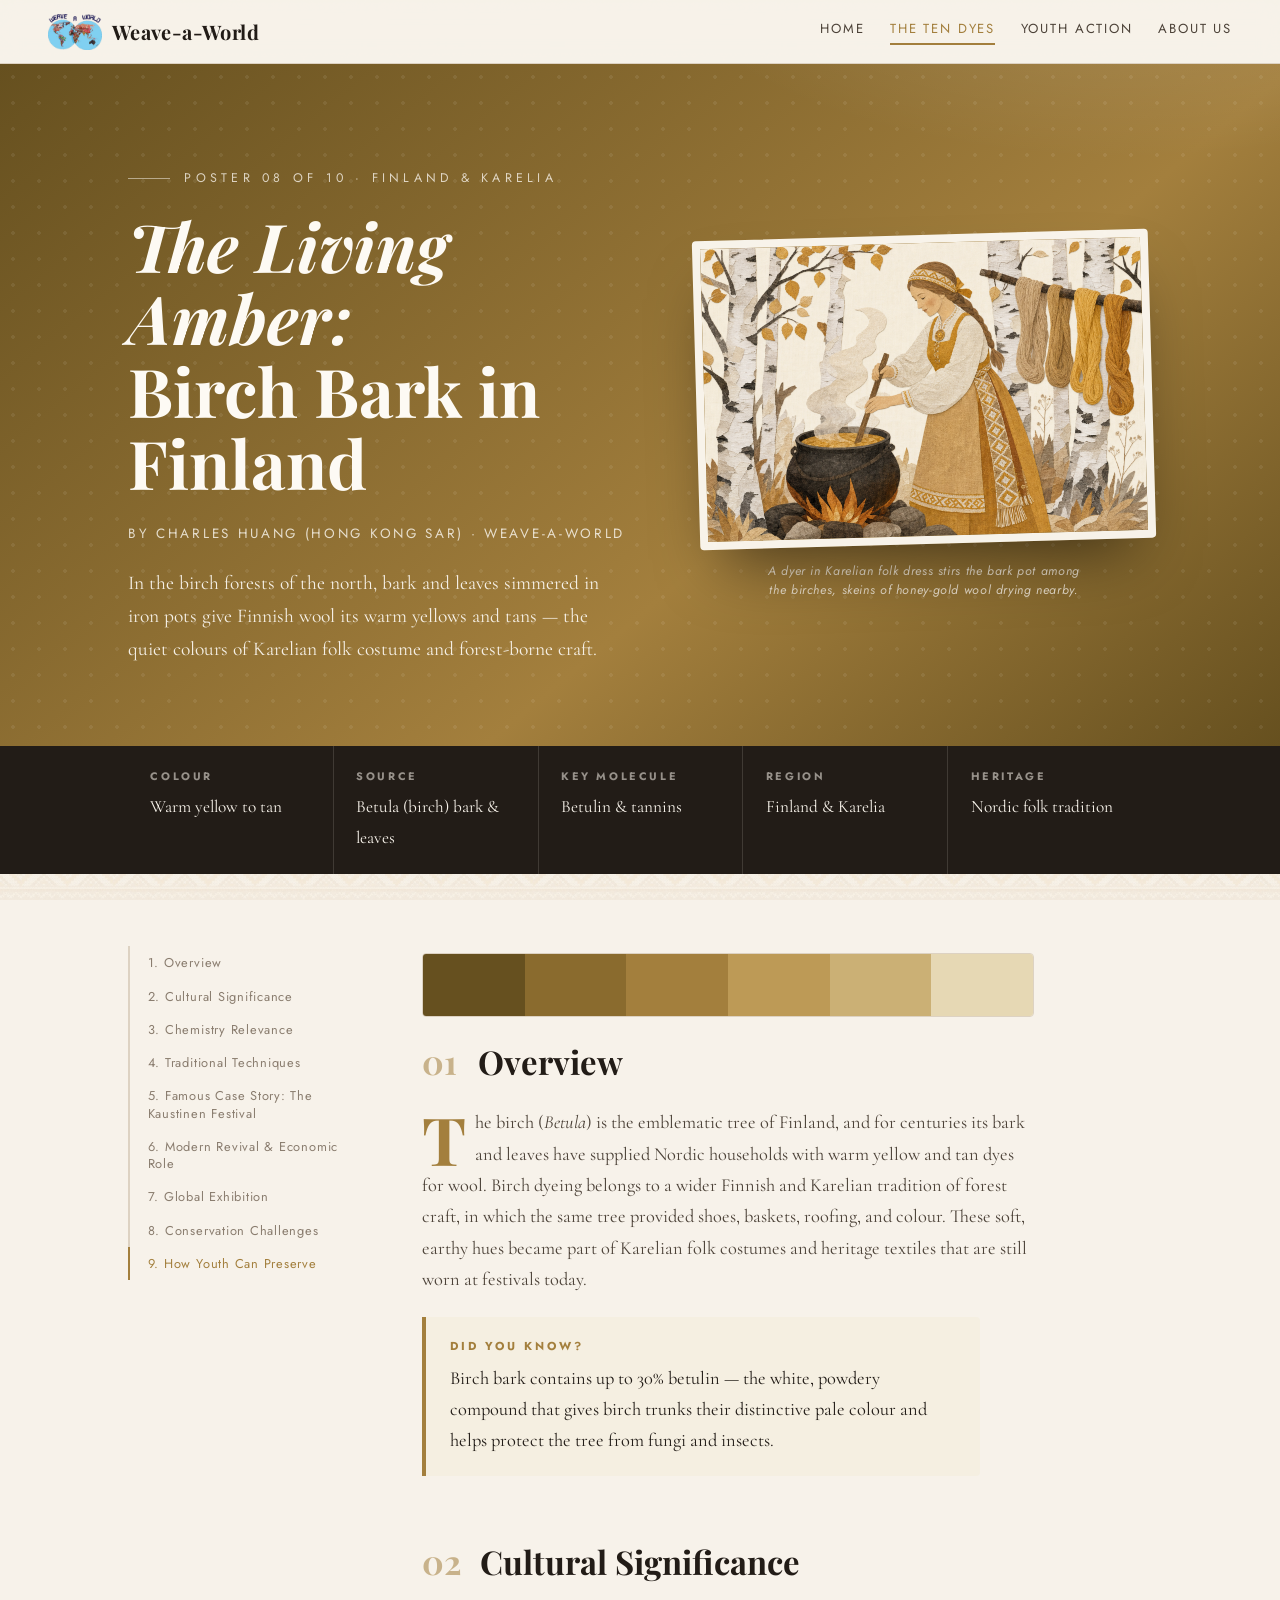
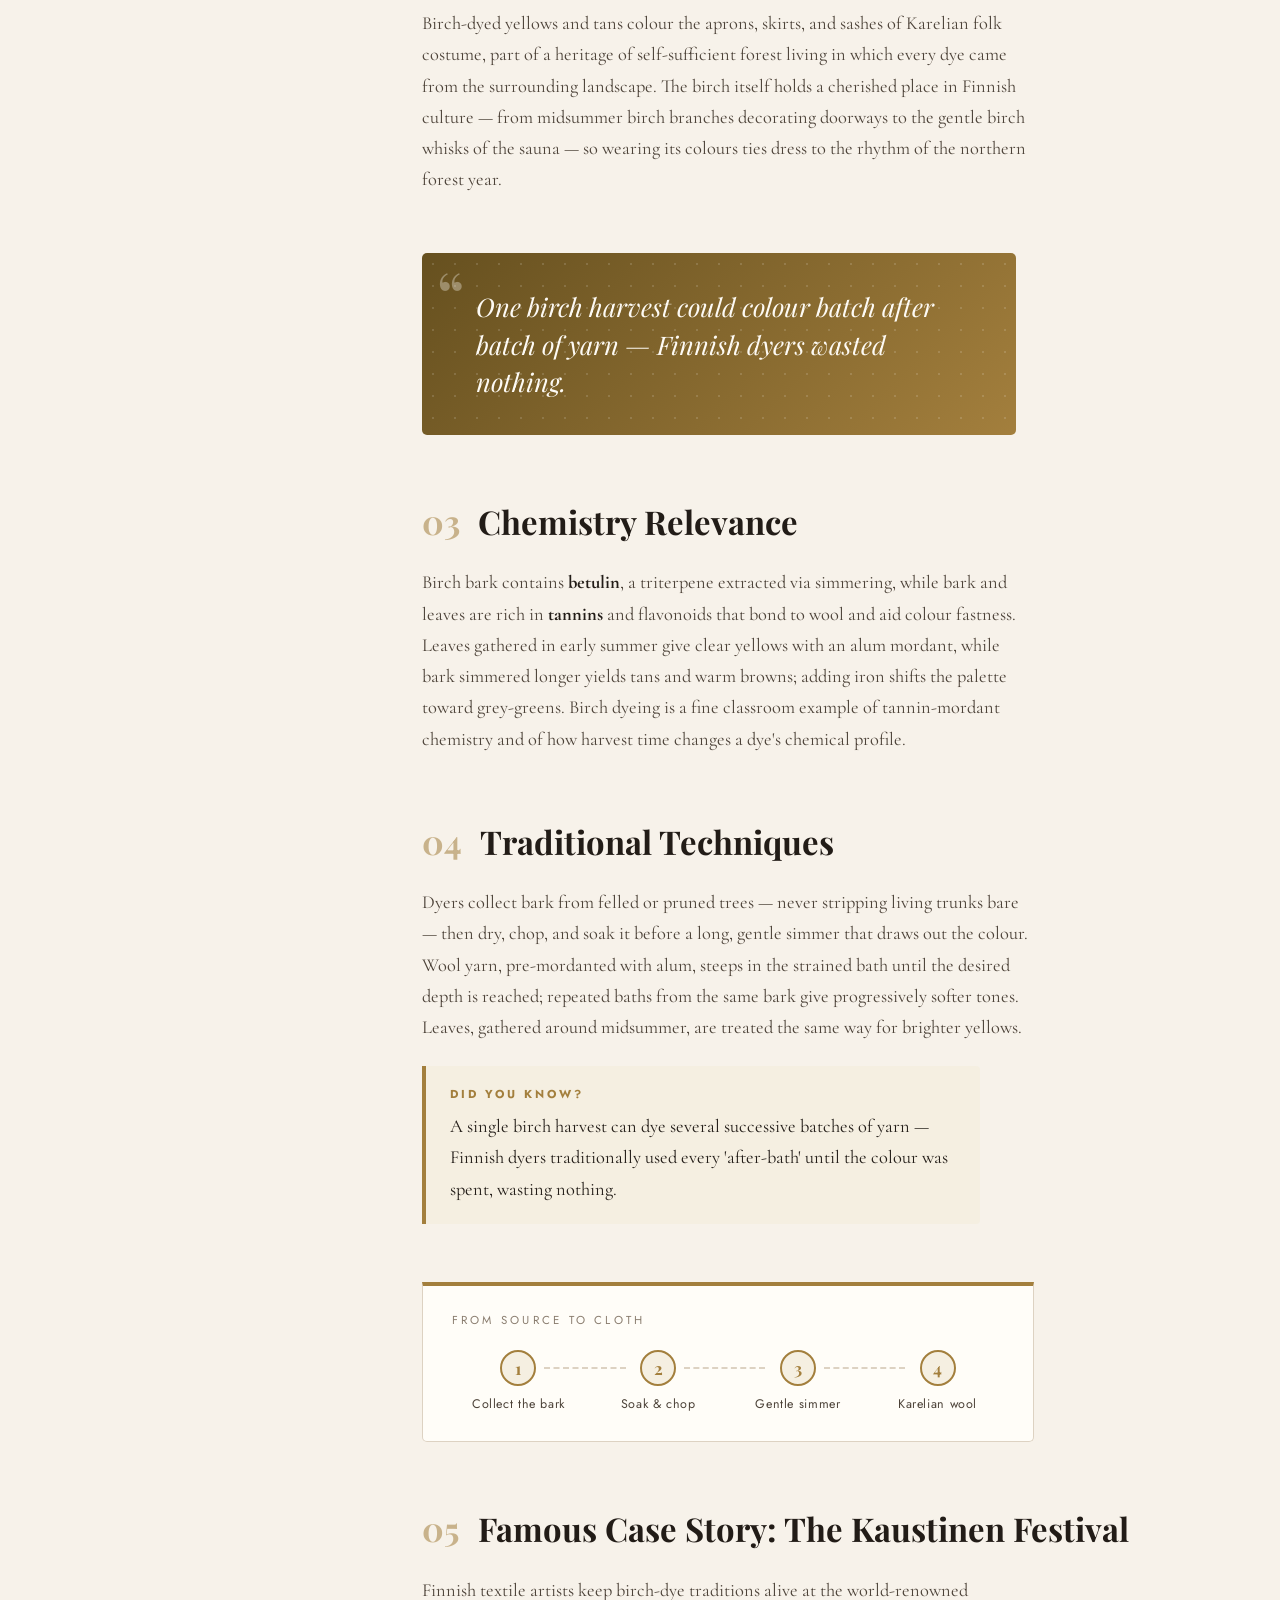
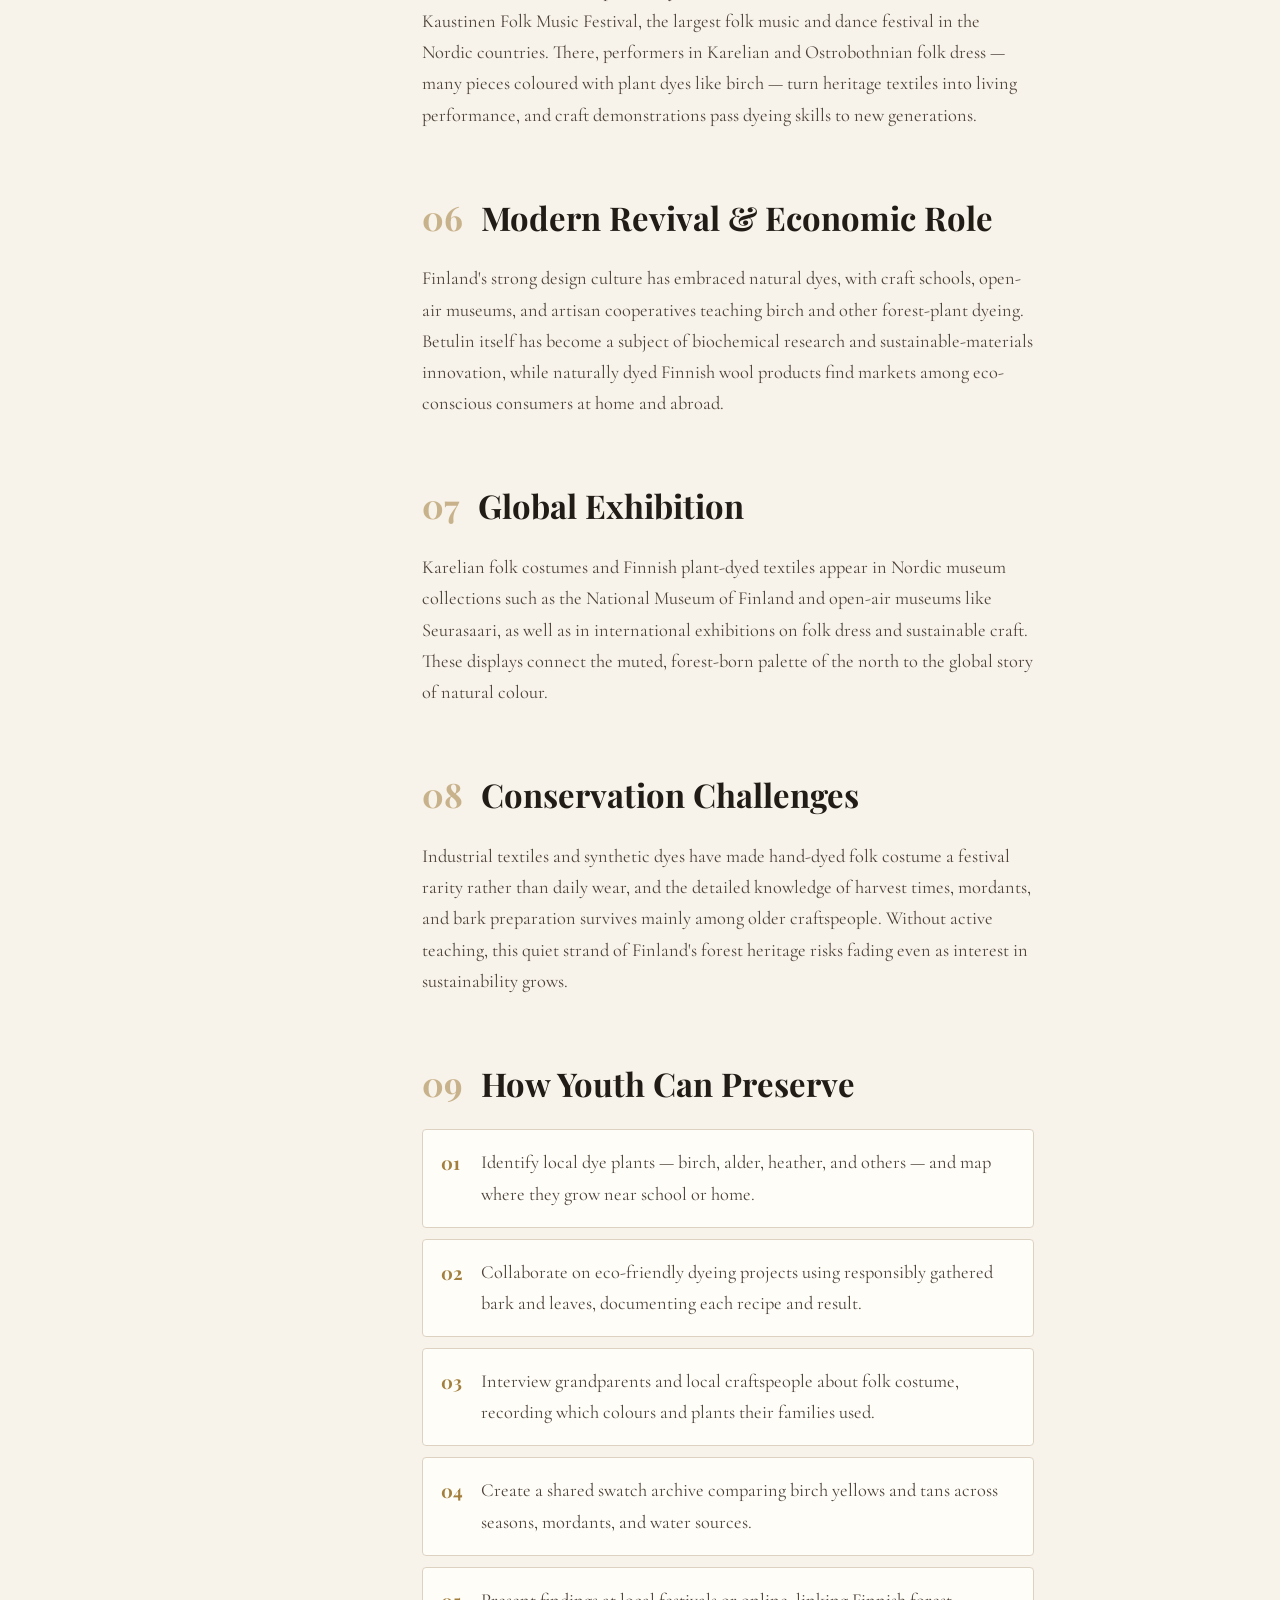
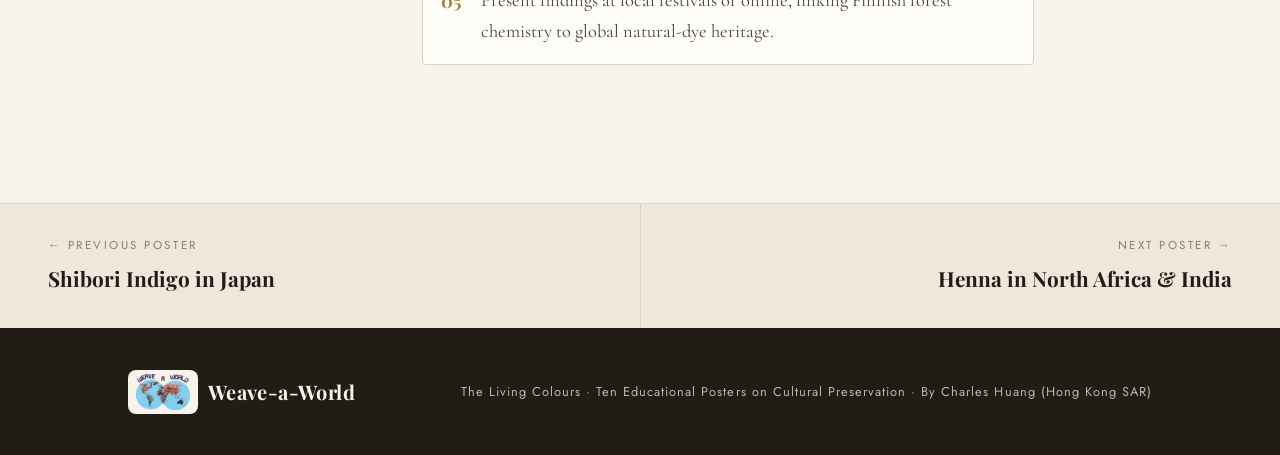
<file: dyes/birch-bark-finland.html>
<!DOCTYPE html>
<html lang="en">
<head>
  <meta charset="UTF-8" />
  <meta name="viewport" content="width=device-width, initial-scale=1.0" />
  <title>The Living Amber: Birch Bark in Finland · Weave-a-World</title>
  <script>
  (function () {
    try {
      if (sessionStorage.getItem("ww-assets-ready") === "1") return;
      if (sessionStorage.getItem("dye-wipe")) return;
    } catch (e) {}
    document.documentElement.classList.add("is-loading");
  })();
  </script>
  <style>
    html.is-loading, html.is-loading body { overflow: hidden !important; }
    .asset-loader {
      position: fixed; inset: 0; z-index: 10000;
      display: none; align-items: center; justify-content: center;
      background: #070707; color: #fff;
    }
    html.is-loading .asset-loader { display: flex; }
  </style>
  <link rel="preconnect" href="https://fonts.googleapis.com" />
  <link rel="preconnect" href="https://fonts.gstatic.com" crossorigin />
  <link href="https://fonts.googleapis.com/css2?family=Playfair+Display:ital,wght@0,500;0,700;1,500;1,700&family=Cormorant+Garamond:ital,wght@0,400;0,500;0,600;1,400;1,600&family=Jost:wght@300;400;500&family=Nunito:wght@700;800&display=swap" rel="stylesheet" />
  <link rel="icon" type="image/png" href="../images/favicon.png" />
  <link rel="stylesheet" href="../css/style.css?v=34" />
  <style>
    :root {
      --accent: #a37f3d;
      --accent-deep: #66501f;
      --accent-soft: #f5efe1;
    }
    body::before {
      background-image: url("../images/patterns/birch-bark-finland.jpg");
    }
  </style>
</head>
<body>
  <div class="asset-loader" id="asset-loader" role="status" aria-live="polite" aria-busy="true">
    <div class="asset-loader-inner">
      <div class="asset-loader-track" role="progressbar" aria-valuemin="0" aria-valuemax="100" aria-valuenow="0" id="asset-loader-bar">
        <span class="asset-loader-fill" id="asset-loader-fill"></span>
      </div>
      <p class="asset-loader-copy" id="asset-loader-copy">Loading 0%</p>
    </div>
  </div>
  <script>
  (function () {
    var el = document.getElementById("asset-loader");
    if (!el || !document.documentElement.classList.contains("is-loading")) {
      if (el) el.remove();
      return;
    }
    var urls = ["../images/logo.png", "../images/patterns/birch-bark-finland.jpg"];
    var fill = document.getElementById("asset-loader-fill");
    var bar = document.getElementById("asset-loader-bar");
    var copy = document.getElementById("asset-loader-copy");
    var done = 0;
    var index = 0;
    var running = 0;
    var finished = false;
    var CONC = 8;
    function setProgress(n, total) {
      var pct = total ? Math.round((n / total) * 100) : 100;
      if (fill) fill.style.width = pct + "%";
      if (bar) bar.setAttribute("aria-valuenow", String(pct));
      if (copy) copy.textContent = "Loading " + pct + "%";
    }
    function replayMotion() {
      document.querySelectorAll(".cloth, .splash-bg, .splash-waves path, .splash-scroll, .page-masthead .eyebrow, .page-masthead .masthead-solid, .page-masthead .masthead-script, .page-masthead .masthead-lede, .page-masthead .masthead-aside, .page-masthead .masthead-ribbon, .page-masthead .masthead-slash, .page-masthead .masthead-bar").forEach(function (node) {
        node.style.animation = "none";
        void node.offsetWidth;
        node.style.removeProperty("animation");
      });
    }
    function finish() {
      if (finished) return;
      finished = true;
      setProgress(urls.length, urls.length);
      try { sessionStorage.setItem("ww-assets-ready", "1"); } catch (e) {}
      el.classList.add("is-done");
      el.setAttribute("aria-busy", "false");
      document.documentElement.classList.remove("is-loading");
      document.documentElement.classList.add("is-ready");
      replayMotion();
      setTimeout(function () { el.remove(); }, 280);
    }
    function loadOne(src) {
      return new Promise(function (resolve) {
        var img = new Image();
        img.onload = img.onerror = function () { resolve(); };
        img.src = src;
      });
    }
    function pump() {
      if (done >= urls.length) { finish(); return; }
      while (running < CONC && index < urls.length) {
        running += 1;
        loadOne(urls[index++]).then(function () {
          running -= 1;
          done += 1;
          setProgress(done, urls.length);
          pump();
        });
      }
    }
    pump();
    setTimeout(finish, 1500);
  })();
  </script>
  <div class="dye-wipe" id="dye-wipe" aria-hidden="true">
    <span class="dye-wipe-sash h1"></span>
    <span class="dye-wipe-sash h2"></span>
    <span class="dye-wipe-sash h3"></span>
    <span class="dye-wipe-sash v1"></span>
    <span class="dye-wipe-sash v2"></span>
    <span class="dye-wipe-sash v3"></span>
    <span class="dye-wipe-sash v4"></span>
  </div>
  <script>
  (function () {
    if (!sessionStorage.getItem("dye-wipe")) return;
    sessionStorage.removeItem("dye-wipe");
    if (window.matchMedia("(prefers-reduced-motion: reduce)").matches) return;
    var el = document.getElementById("dye-wipe");
    if (!el) return;
    var elapsed = Date.now() - Number(sessionStorage.getItem("dye-wipe-start") || Date.now());
    if (elapsed < 0) elapsed = 0;
    if (elapsed > 850) elapsed = 850;
    el.style.setProperty("--seek", (-elapsed) + "ms");
    el.className = "dye-wipe active through";
    window.__dyeWipePlaying = true;
    var left = 1200 - elapsed;
    setTimeout(function () { el.classList.add("done"); }, Math.max(0, left - 100));
    setTimeout(function () {
      el.className = "dye-wipe";
      el.style.removeProperty("--seek");
      window.__dyeWipePlaying = false;
    }, left + 80);
  })();
  </script>

  <nav class="topnav">
    <a class="brand" href="../index.html"><img class="brand-logo" src="../images/logo.png" alt="Weave-a-World logo" />Weave-a-World</a>
    <div class="topnav-links">
      <a href="../index.html">Home</a>
      <a href="../collection.html" class="active">The Ten Dyes</a>
      <a href="../youth.html">Youth Action</a>
      <a href="../about.html">About Us</a>
    </div>
  </nav>

  <header class="poster-hero">
    <div class="shell poster-hero-grid">
      <div class="poster-hero-text">
        <div class="poster-kicker">Poster 08 of 10 · Finland &amp; Karelia</div>
        <h1><em>The Living Amber:</em><br />Birch Bark in Finland</h1>
        <p class="poster-byline">By Charles Huang (Hong Kong SAR) · Weave-a-World</p>
        <p class="poster-lede">In the birch forests of the north, bark and leaves simmered in iron pots give Finnish wool its warm yellows and tans — the quiet colours of Karelian folk costume and forest-borne craft.</p>
      </div>
      <figure class="poster-hero-art">
        <img src="../images/birch-bark-finland.png" alt="Textile-art illustration: Birch Bark in Finland" />
        <figcaption>A dyer in Karelian folk dress stirs the bark pot among the birches, skeins of honey-gold wool drying nearby.</figcaption>
      </figure>
    </div>
  </header>

  <div class="factbar">
    <div class="shell factbar-inner">
      <div class="fact"><b>Colour</b><span>Warm yellow to tan</span></div>
      <div class="fact"><b>Source</b><span>Betula (birch) bark &amp; leaves</span></div>
      <div class="fact"><b>Key molecule</b><span>Betulin &amp; tannins</span></div>
      <div class="fact"><b>Region</b><span>Finland &amp; Karelia</span></div>
      <div class="fact"><b>Heritage</b><span>Nordic folk tradition</span></div>
    </div>
  </div>


  <main class="poster-body">
    <div class="shell poster-layout">
      <aside class="poster-toc">
        <a href="#s1">1. Overview</a>
        <a href="#s2">2. Cultural Significance</a>
        <a href="#s3">3. Chemistry Relevance</a>
        <a href="#s4">4. Traditional Techniques</a>
        <a href="#s5">5. Famous Case Story: The Kaustinen Festival</a>
        <a href="#s6">6. Modern Revival &amp; Economic Role</a>
        <a href="#s7">7. Global Exhibition</a>
        <a href="#s8">8. Conservation Challenges</a>
        <a href="#s9">9. How Youth Can Preserve</a>
      </aside>
      <article>
        <div class="palette-strip" aria-hidden="true"><span style="background:#66501f"></span><span style="background:#8a6b2e"></span><span style="background:#a37f3d"></span><span style="background:#bd9a56"></span><span style="background:#cbb075"></span><span style="background:#e6d8b4"></span></div>
      <section class="poster-section reveal" id="s1">
        <div class="poster-section-head">
          <span class="poster-section-num">01</span>
          <h2>Overview</h2>
        </div>
        <p class="dropcap">The birch (<em>Betula</em>) is the emblematic tree of Finland, and for centuries its bark and leaves have supplied Nordic households with warm yellow and tan dyes for wool. Birch dyeing belongs to a wider Finnish and Karelian tradition of forest craft, in which the same tree provided shoes, baskets, roofing, and colour. These soft, earthy hues became part of Karelian folk costumes and heritage textiles that are still worn at festivals today.</p>
        <div class="didyouknow">
          <b>Did you know?</b>
          <p>Birch bark contains up to 30% betulin — the white, powdery compound that gives birch trunks their distinctive pale colour and helps protect the tree from fungi and insects.</p>
        </div>
      </section>
      <section class="poster-section reveal" id="s2">
        <div class="poster-section-head">
          <span class="poster-section-num">02</span>
          <h2>Cultural Significance</h2>
        </div>
        <p>Birch-dyed yellows and tans colour the aprons, skirts, and sashes of Karelian folk costume, part of a heritage of self-sufficient forest living in which every dye came from the surrounding landscape. The birch itself holds a cherished place in Finnish culture — from midsummer birch branches decorating doorways to the gentle birch whisks of the sauna — so wearing its colours ties dress to the rhythm of the northern forest year.</p>
      </section>
      <blockquote class="pull-quote reveal">
        <span class="pull-quote-mark" aria-hidden="true">&ldquo;</span>
        <p>One birch harvest could colour batch after batch of yarn — Finnish dyers wasted nothing.</p>
      </blockquote>
      <section class="poster-section reveal" id="s3">
        <div class="poster-section-head">
          <span class="poster-section-num">03</span>
          <h2>Chemistry Relevance</h2>
        </div>
        <p>Birch bark contains <strong>betulin</strong>, a triterpene extracted via simmering, while bark and leaves are rich in <strong>tannins</strong> and flavonoids that bond to wool and aid colour fastness. Leaves gathered in early summer give clear yellows with an alum mordant, while bark simmered longer yields tans and warm browns; adding iron shifts the palette toward grey-greens. Birch dyeing is a fine classroom example of tannin-mordant chemistry and of how harvest time changes a dye's chemical profile.</p>
      </section>
      <section class="poster-section reveal" id="s4">
        <div class="poster-section-head">
          <span class="poster-section-num">04</span>
          <h2>Traditional Techniques</h2>
        </div>
        <p>Dyers collect bark from felled or pruned trees — never stripping living trunks bare — then dry, chop, and soak it before a long, gentle simmer that draws out the colour. Wool yarn, pre-mordanted with alum, steeps in the strained bath until the desired depth is reached; repeated baths from the same bark give progressively softer tones. Leaves, gathered around midsummer, are treated the same way for brighter yellows.</p>
        <div class="didyouknow">
          <b>Did you know?</b>
          <p>A single birch harvest can dye several successive batches of yarn — Finnish dyers traditionally used every 'after-bath' until the colour was spent, wasting nothing.</p>
        </div>
      </section>
      <div class="process-strip reveal" aria-label="From plant to cloth">
        <span class="process-title">From Source to Cloth</span>
        <div class="process-steps">
          <div class="process-step">
            <span class="process-dot">1</span>
            <span class="process-label">Collect the bark</span>
          </div>
          <div class="process-step">
            <span class="process-dot">2</span>
            <span class="process-label">Soak &amp; chop</span>
          </div>
          <div class="process-step">
            <span class="process-dot">3</span>
            <span class="process-label">Gentle simmer</span>
          </div>
          <div class="process-step">
            <span class="process-dot">4</span>
            <span class="process-label">Karelian wool</span>
          </div>
        </div>
      </div>
      <section class="poster-section reveal" id="s5">
        <div class="poster-section-head">
          <span class="poster-section-num">05</span>
          <h2>Famous Case Story: The Kaustinen Festival</h2>
        </div>
        <p>Finnish textile artists keep birch-dye traditions alive at the world-renowned Kaustinen Folk Music Festival, the largest folk music and dance festival in the Nordic countries. There, performers in Karelian and Ostrobothnian folk dress — many pieces coloured with plant dyes like birch — turn heritage textiles into living performance, and craft demonstrations pass dyeing skills to new generations.</p>
      </section>
      <section class="poster-section reveal" id="s6">
        <div class="poster-section-head">
          <span class="poster-section-num">06</span>
          <h2>Modern Revival &amp; Economic Role</h2>
        </div>
        <p>Finland's strong design culture has embraced natural dyes, with craft schools, open-air museums, and artisan cooperatives teaching birch and other forest-plant dyeing. Betulin itself has become a subject of biochemical research and sustainable-materials innovation, while naturally dyed Finnish wool products find markets among eco-conscious consumers at home and abroad.</p>
      </section>
      <section class="poster-section reveal" id="s7">
        <div class="poster-section-head">
          <span class="poster-section-num">07</span>
          <h2>Global Exhibition</h2>
        </div>
        <p>Karelian folk costumes and Finnish plant-dyed textiles appear in Nordic museum collections such as the National Museum of Finland and open-air museums like Seurasaari, as well as in international exhibitions on folk dress and sustainable craft. These displays connect the muted, forest-born palette of the north to the global story of natural colour.</p>
      </section>
      <section class="poster-section reveal" id="s8">
        <div class="poster-section-head">
          <span class="poster-section-num">08</span>
          <h2>Conservation Challenges</h2>
        </div>
        <p>Industrial textiles and synthetic dyes have made hand-dyed folk costume a festival rarity rather than daily wear, and the detailed knowledge of harvest times, mordants, and bark preparation survives mainly among older craftspeople. Without active teaching, this quiet strand of Finland's forest heritage risks fading even as interest in sustainability grows.</p>
      </section>
      <section class="poster-section reveal" id="s9">
        <div class="poster-section-head">
          <span class="poster-section-num">09</span>
          <h2>How Youth Can Preserve</h2>
        </div>
        <ol class="youth-list">
          <li>Identify local dye plants — birch, alder, heather, and others — and map where they grow near school or home.</li>
          <li>Collaborate on eco-friendly dyeing projects using responsibly gathered bark and leaves, documenting each recipe and result.</li>
          <li>Interview grandparents and local craftspeople about folk costume, recording which colours and plants their families used.</li>
          <li>Create a shared swatch archive comparing birch yellows and tans across seasons, mordants, and water sources.</li>
          <li>Present findings at local festivals or online, linking Finnish forest chemistry to global natural-dye heritage.</li>
        </ol>
      </section>
      </article>
    </div>
  </main>

  <nav class="pager">
    <div class="pager-inner">
      <a href="shibori-indigo-japan.html" class="prev">
        <small>&larr; Previous poster</small>
        <b>Shibori Indigo in Japan</b>
      </a>
      <a href="henna-north-africa-india.html" class="next">
        <small>Next poster &rarr;</small>
        <b>Henna in North Africa &amp; India</b>
      </a>
    </div>
  </nav>

  <footer>
    <div class="shell footer-inner">
      <a class="brand" href="../index.html"><span class="footer-logo-chip"><img class="brand-logo" src="../images/logo.png" alt="Weave-a-World logo" /></span>Weave-a-World</a>
      <p>The Living Colours · Ten Educational Posters on Cultural Preservation · By Charles Huang (Hong Kong SAR)</p>
    </div>
  </footer>
  <script src="../js/main.js?v=34"></script>
</body>
</html>
</file>
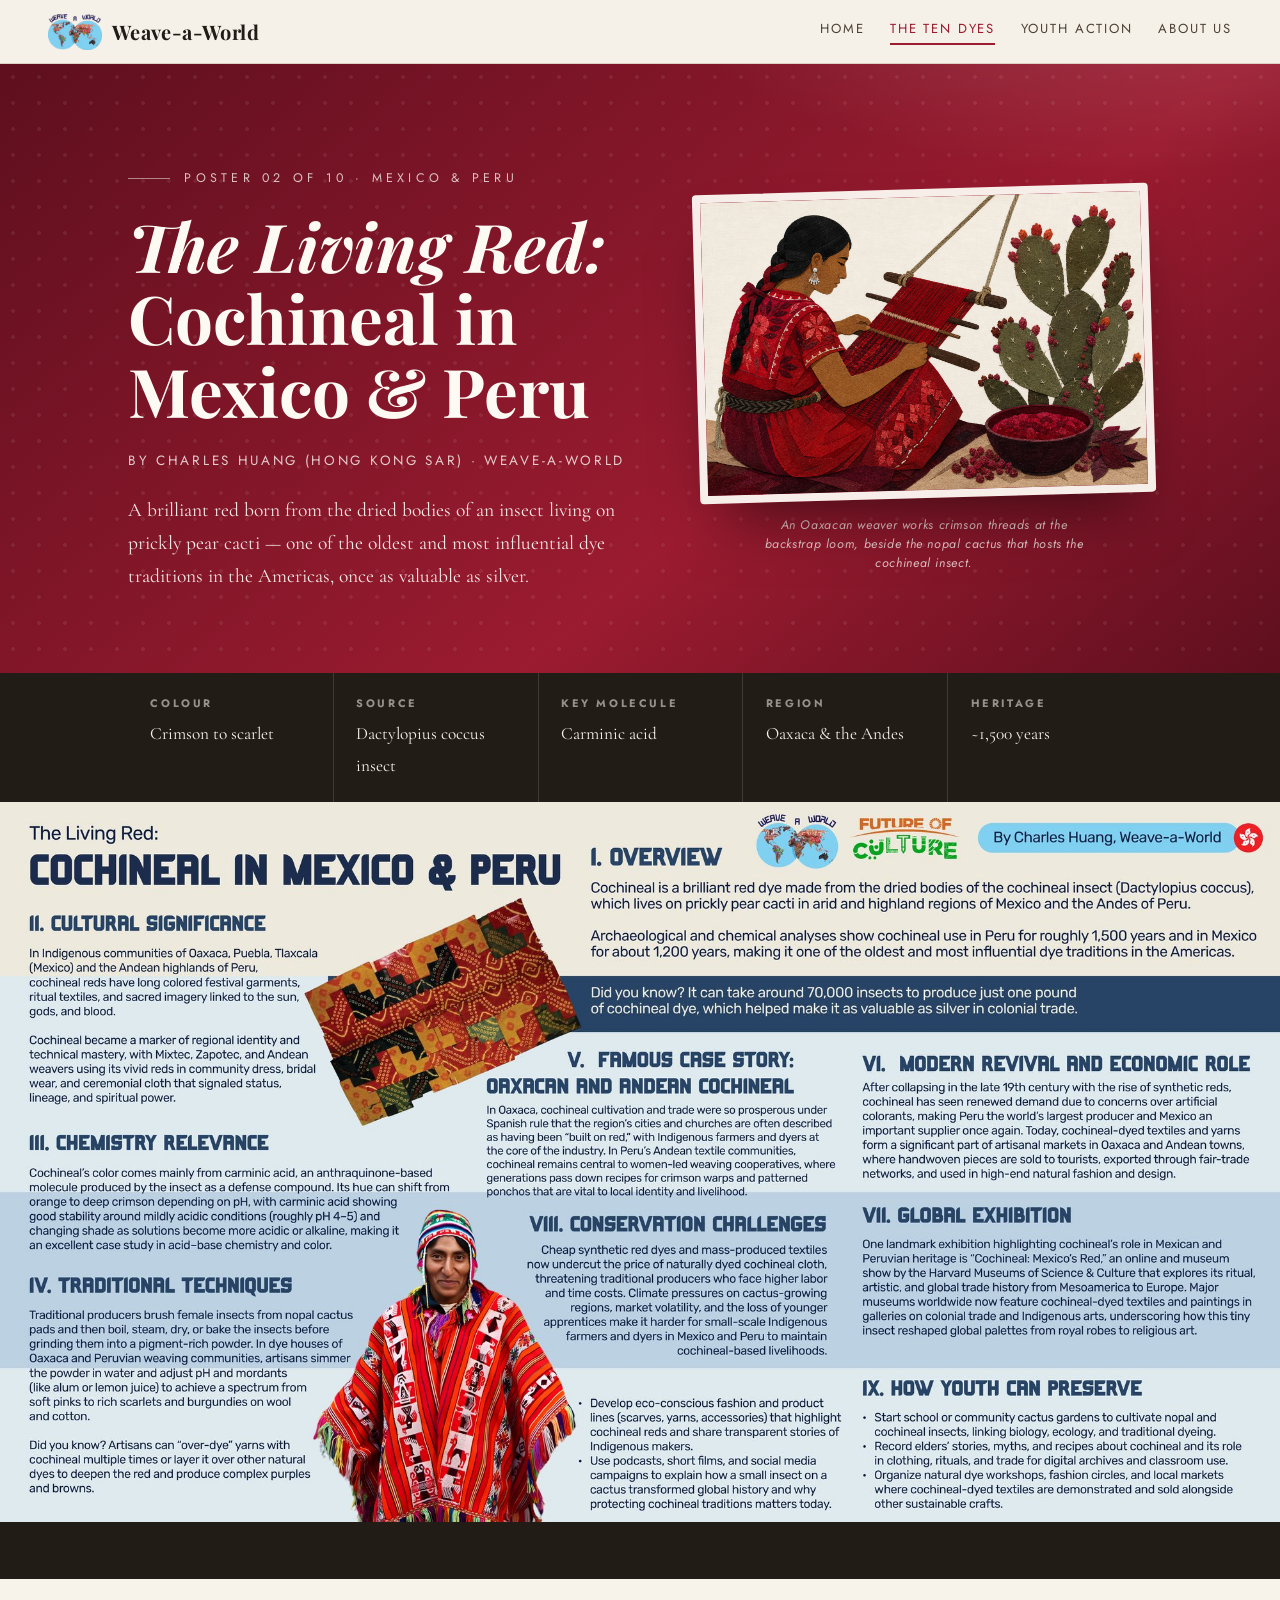
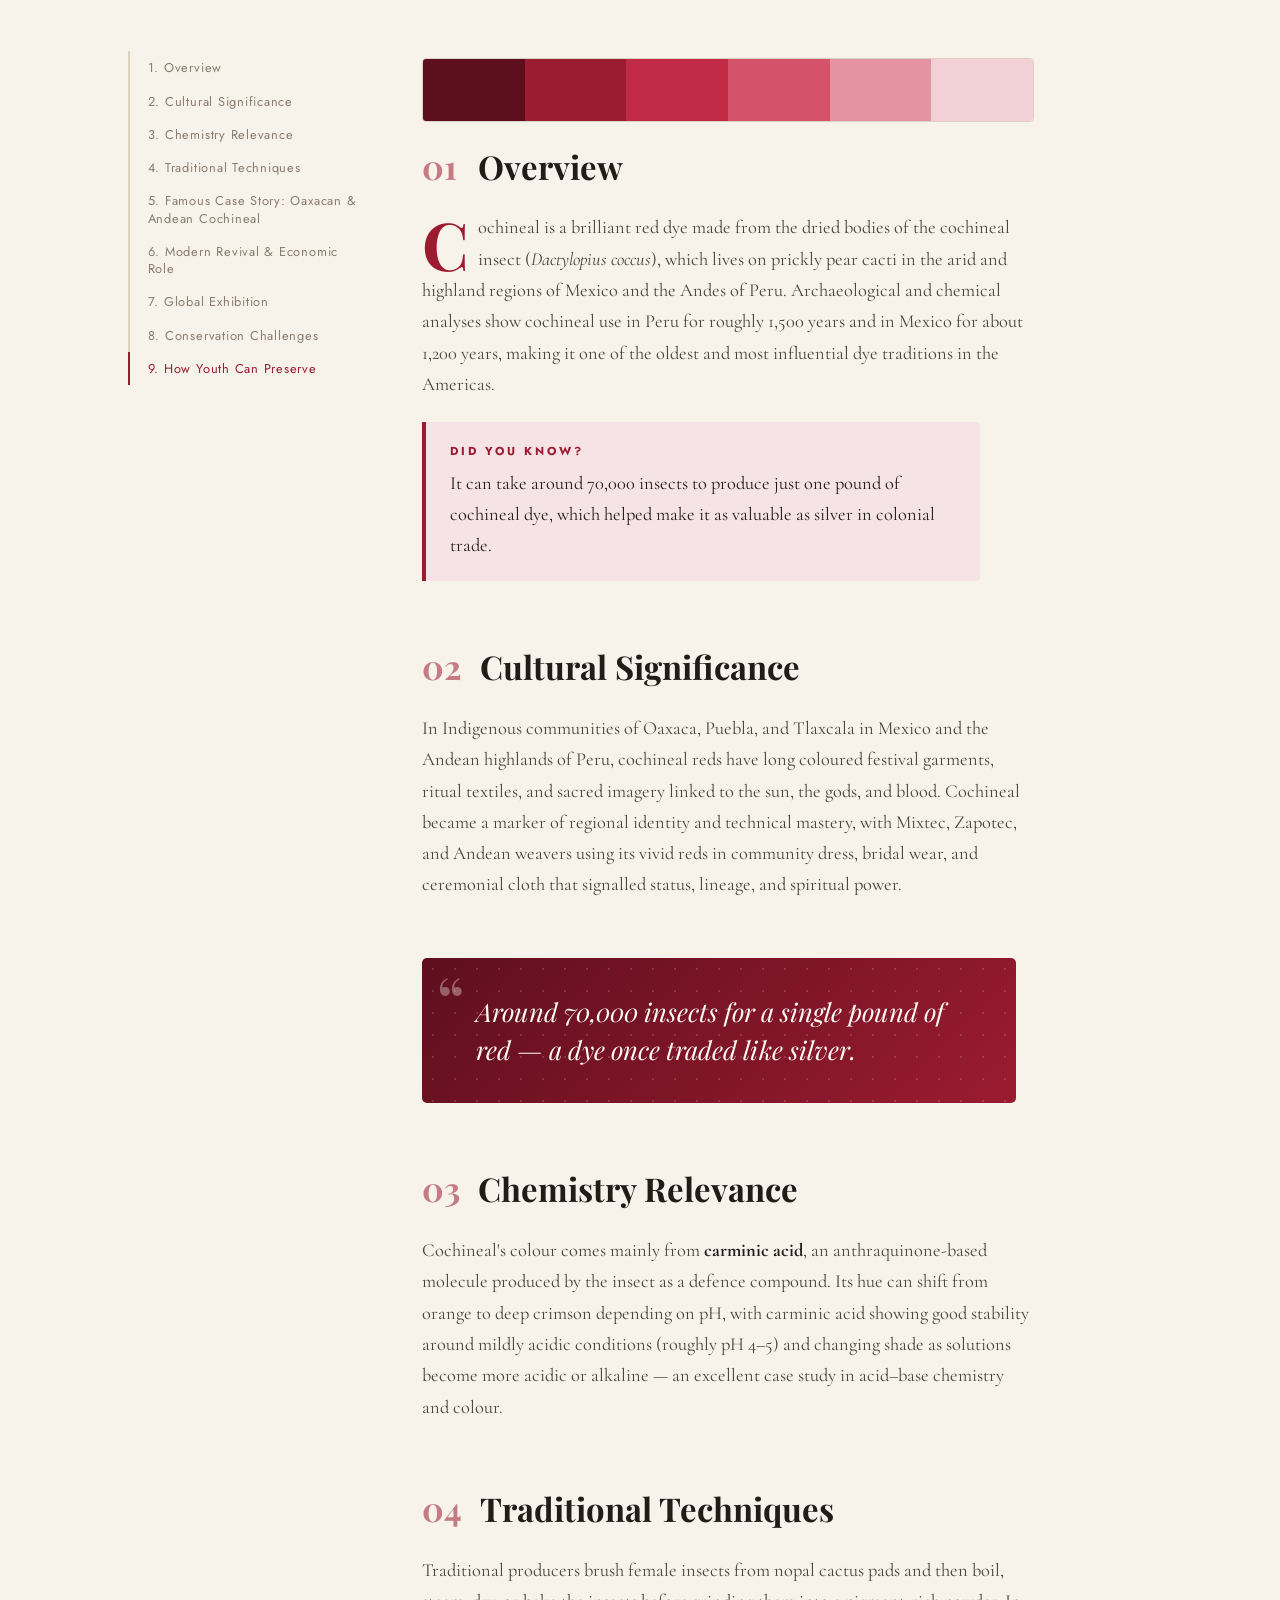
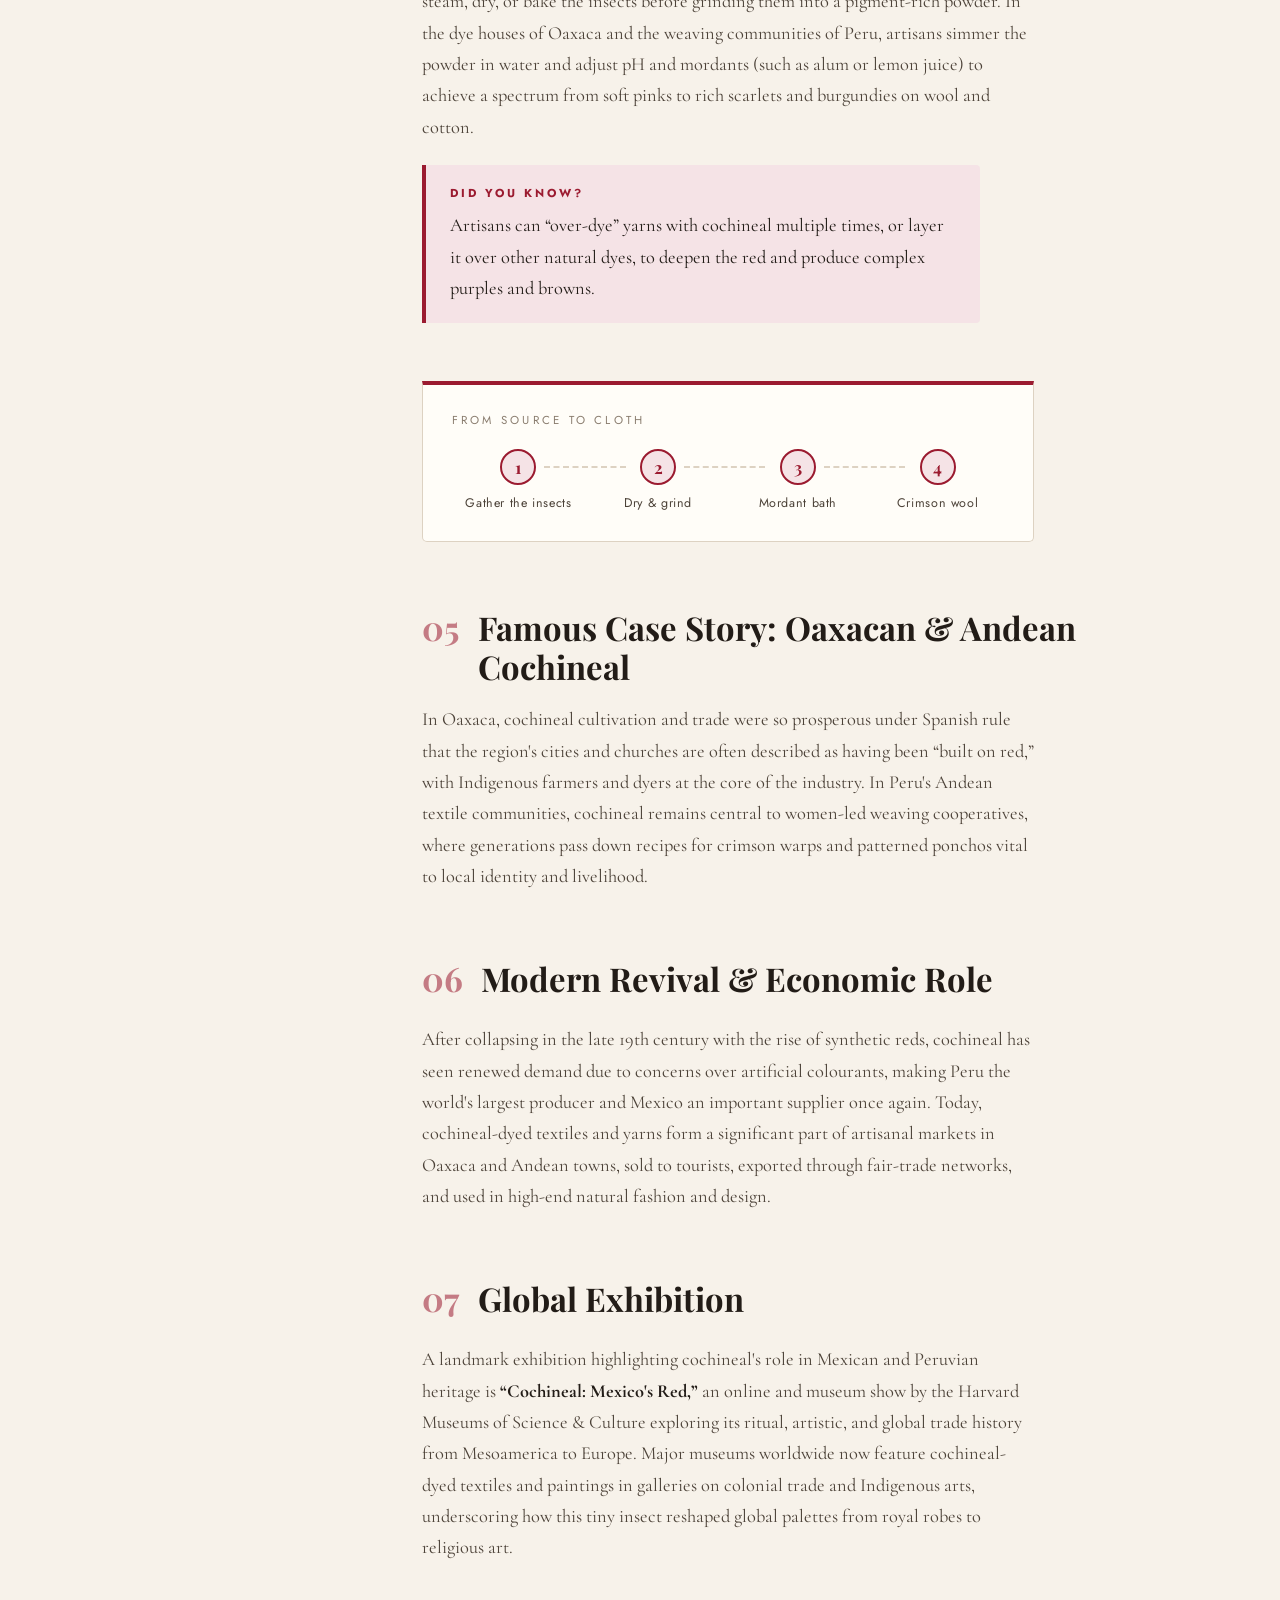
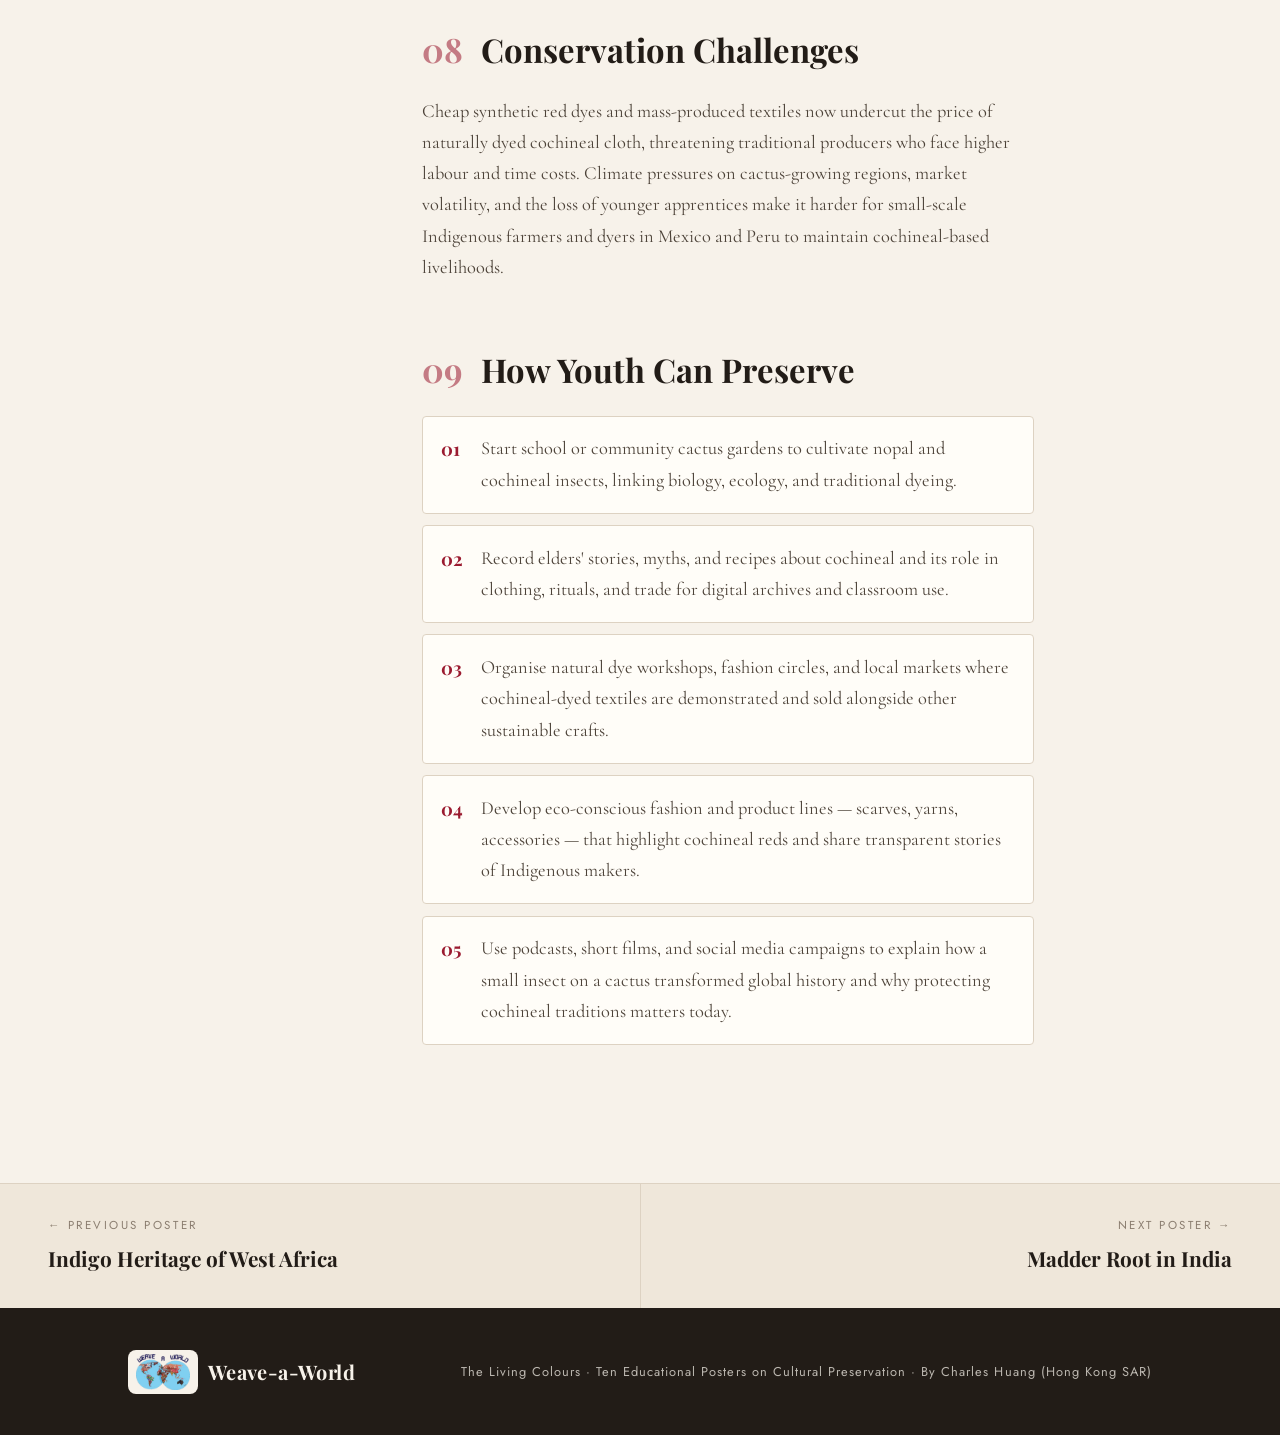
<file: dyes/cochineal-mexico-peru.html>
<!DOCTYPE html>
<html lang="en">
<head>
  <meta charset="UTF-8" />
  <meta name="viewport" content="width=device-width, initial-scale=1.0" />
  <title>The Living Red: Cochineal in Mexico &amp; Peru · Weave-a-World</title>
  <script>
  (function () {
    try {
      if (sessionStorage.getItem("ww-assets-ready") === "1") return;
      if (sessionStorage.getItem("dye-wipe")) return;
    } catch (e) {}
    document.documentElement.classList.add("is-loading");
  })();
  </script>
  <style>
    html.is-loading, html.is-loading body { overflow: hidden !important; }
    .asset-loader {
      position: fixed; inset: 0; z-index: 10000;
      display: none; align-items: center; justify-content: center;
      background: #070707; color: #fff;
    }
    html.is-loading .asset-loader { display: flex; }
  </style>
  <link rel="preconnect" href="https://fonts.googleapis.com" />
  <link rel="preconnect" href="https://fonts.gstatic.com" crossorigin />
  <link href="https://fonts.googleapis.com/css2?family=Playfair+Display:ital,wght@0,500;0,700;1,500;1,700&family=Cormorant+Garamond:ital,wght@0,400;0,500;0,600;1,400;1,600&family=Jost:wght@300;400;500&family=Nunito:wght@700;800&display=swap" rel="stylesheet" />
  <link rel="icon" type="image/png" href="../images/favicon.png" />
  <link rel="stylesheet" href="../css/style.css?v=34" />
  <style>
    :root {
      --accent: #9b1b30;
      --accent-deep: #5e0f1e;
      --accent-soft: #f5e3e6;
    }
    body::before {
      background-image: url("../images/patterns/cochineal-mexico-peru.jpg");
    }
  </style>
</head>
<body>
  <div class="asset-loader" id="asset-loader" role="status" aria-live="polite" aria-busy="true">
    <div class="asset-loader-inner">
      <div class="asset-loader-track" role="progressbar" aria-valuemin="0" aria-valuemax="100" aria-valuenow="0" id="asset-loader-bar">
        <span class="asset-loader-fill" id="asset-loader-fill"></span>
      </div>
      <p class="asset-loader-copy" id="asset-loader-copy">Loading 0%</p>
    </div>
  </div>
  <script>
  (function () {
    var el = document.getElementById("asset-loader");
    if (!el || !document.documentElement.classList.contains("is-loading")) {
      if (el) el.remove();
      return;
    }
    var urls = ["../images/logo.png", "../images/patterns/cochineal-mexico-peru.jpg", "../images/infographics/cochineal-mexico-peru.jpg"];
    var fill = document.getElementById("asset-loader-fill");
    var bar = document.getElementById("asset-loader-bar");
    var copy = document.getElementById("asset-loader-copy");
    var done = 0;
    var index = 0;
    var running = 0;
    var finished = false;
    var CONC = 8;
    function setProgress(n, total) {
      var pct = total ? Math.round((n / total) * 100) : 100;
      if (fill) fill.style.width = pct + "%";
      if (bar) bar.setAttribute("aria-valuenow", String(pct));
      if (copy) copy.textContent = "Loading " + pct + "%";
    }
    function replayMotion() {
      document.querySelectorAll(".cloth, .splash-bg, .splash-waves path, .splash-scroll, .page-masthead .eyebrow, .page-masthead .masthead-solid, .page-masthead .masthead-script, .page-masthead .masthead-lede, .page-masthead .masthead-aside, .page-masthead .masthead-ribbon, .page-masthead .masthead-slash, .page-masthead .masthead-bar").forEach(function (node) {
        node.style.animation = "none";
        void node.offsetWidth;
        node.style.removeProperty("animation");
      });
    }
    function finish() {
      if (finished) return;
      finished = true;
      setProgress(urls.length, urls.length);
      try { sessionStorage.setItem("ww-assets-ready", "1"); } catch (e) {}
      el.classList.add("is-done");
      el.setAttribute("aria-busy", "false");
      document.documentElement.classList.remove("is-loading");
      document.documentElement.classList.add("is-ready");
      replayMotion();
      setTimeout(function () { el.remove(); }, 280);
    }
    function loadOne(src) {
      return new Promise(function (resolve) {
        var img = new Image();
        img.onload = img.onerror = function () { resolve(); };
        img.src = src;
      });
    }
    function pump() {
      if (done >= urls.length) { finish(); return; }
      while (running < CONC && index < urls.length) {
        running += 1;
        loadOne(urls[index++]).then(function () {
          running -= 1;
          done += 1;
          setProgress(done, urls.length);
          pump();
        });
      }
    }
    pump();
    setTimeout(finish, 1500);
  })();
  </script>
  <div class="dye-wipe" id="dye-wipe" aria-hidden="true">
    <span class="dye-wipe-sash h1"></span>
    <span class="dye-wipe-sash h2"></span>
    <span class="dye-wipe-sash h3"></span>
    <span class="dye-wipe-sash v1"></span>
    <span class="dye-wipe-sash v2"></span>
    <span class="dye-wipe-sash v3"></span>
    <span class="dye-wipe-sash v4"></span>
  </div>
  <script>
  (function () {
    if (!sessionStorage.getItem("dye-wipe")) return;
    sessionStorage.removeItem("dye-wipe");
    if (window.matchMedia("(prefers-reduced-motion: reduce)").matches) return;
    var el = document.getElementById("dye-wipe");
    if (!el) return;
    var elapsed = Date.now() - Number(sessionStorage.getItem("dye-wipe-start") || Date.now());
    if (elapsed < 0) elapsed = 0;
    if (elapsed > 850) elapsed = 850;
    el.style.setProperty("--seek", (-elapsed) + "ms");
    el.className = "dye-wipe active through";
    window.__dyeWipePlaying = true;
    var left = 1200 - elapsed;
    setTimeout(function () { el.classList.add("done"); }, Math.max(0, left - 100));
    setTimeout(function () {
      el.className = "dye-wipe";
      el.style.removeProperty("--seek");
      window.__dyeWipePlaying = false;
    }, left + 80);
  })();
  </script>

  <nav class="topnav">
    <a class="brand" href="../index.html"><img class="brand-logo" src="../images/logo.png" alt="Weave-a-World logo" />Weave-a-World</a>
    <div class="topnav-links">
      <a href="../index.html">Home</a>
      <a href="../collection.html" class="active">The Ten Dyes</a>
      <a href="../youth.html">Youth Action</a>
      <a href="../about.html">About Us</a>
    </div>
  </nav>

  <header class="poster-hero">
    <div class="shell poster-hero-grid">
      <div class="poster-hero-text">
        <div class="poster-kicker">Poster 02 of 10 · Mexico &amp; Peru</div>
        <h1><em>The Living Red:</em><br />Cochineal in Mexico &amp; Peru</h1>
        <p class="poster-byline">By Charles Huang (Hong Kong SAR) · Weave-a-World</p>
        <p class="poster-lede">A brilliant red born from the dried bodies of an insect living on prickly pear cacti — one of the oldest and most influential dye traditions in the Americas, once as valuable as silver.</p>
      </div>
      <figure class="poster-hero-art">
        <img src="../images/cochineal-mexico-peru.png" alt="Textile-art illustration: Cochineal in Mexico &amp; Peru" />
        <figcaption>An Oaxacan weaver works crimson threads at the backstrap loom, beside the nopal cactus that hosts the cochineal insect.</figcaption>
      </figure>
    </div>
  </header>

  <div class="factbar">
    <div class="shell factbar-inner">
      <div class="fact"><b>Colour</b><span>Crimson to scarlet</span></div>
      <div class="fact"><b>Source</b><span>Dactylopius coccus insect</span></div>
      <div class="fact"><b>Key molecule</b><span>Carminic acid</span></div>
      <div class="fact"><b>Region</b><span>Oaxaca &amp; the Andes</span></div>
      <div class="fact"><b>Heritage</b><span>~1,500 years</span></div>
    </div>
  </div>
  <figure class="poster-infographic">
    <img src="../images/infographics/cochineal-mexico-peru.jpg" alt="Infographic poster: The Living Red: Cochineal in Mexico &amp; Peru" />
  </figure>
  <div class="poster-rule" aria-hidden="true"></div>


  <main class="poster-body">
    <div class="shell poster-layout">
      <aside class="poster-toc">
        <a href="#s1">1. Overview</a>
        <a href="#s2">2. Cultural Significance</a>
        <a href="#s3">3. Chemistry Relevance</a>
        <a href="#s4">4. Traditional Techniques</a>
        <a href="#s5">5. Famous Case Story: Oaxacan &amp; Andean Cochineal</a>
        <a href="#s6">6. Modern Revival &amp; Economic Role</a>
        <a href="#s7">7. Global Exhibition</a>
        <a href="#s8">8. Conservation Challenges</a>
        <a href="#s9">9. How Youth Can Preserve</a>
      </aside>
      <article>
        <div class="palette-strip" aria-hidden="true"><span style="background:#5e0f1e"></span><span style="background:#9b1b30"></span><span style="background:#c02a45"></span><span style="background:#d4536a"></span><span style="background:#e493a2"></span><span style="background:#f3cfd6"></span></div>
      <section class="poster-section reveal" id="s1">
        <div class="poster-section-head">
          <span class="poster-section-num">01</span>
          <h2>Overview</h2>
        </div>
        <p class="dropcap">Cochineal is a brilliant red dye made from the dried bodies of the cochineal insect (<em>Dactylopius coccus</em>), which lives on prickly pear cacti in the arid and highland regions of Mexico and the Andes of Peru. Archaeological and chemical analyses show cochineal use in Peru for roughly 1,500 years and in Mexico for about 1,200 years, making it one of the oldest and most influential dye traditions in the Americas.</p>
        <div class="didyouknow">
          <b>Did you know?</b>
          <p>It can take around 70,000 insects to produce just one pound of cochineal dye, which helped make it as valuable as silver in colonial trade.</p>
        </div>
      </section>
      <section class="poster-section reveal" id="s2">
        <div class="poster-section-head">
          <span class="poster-section-num">02</span>
          <h2>Cultural Significance</h2>
        </div>
        <p>In Indigenous communities of Oaxaca, Puebla, and Tlaxcala in Mexico and the Andean highlands of Peru, cochineal reds have long coloured festival garments, ritual textiles, and sacred imagery linked to the sun, the gods, and blood. Cochineal became a marker of regional identity and technical mastery, with Mixtec, Zapotec, and Andean weavers using its vivid reds in community dress, bridal wear, and ceremonial cloth that signalled status, lineage, and spiritual power.</p>
      </section>
      <blockquote class="pull-quote reveal">
        <span class="pull-quote-mark" aria-hidden="true">&ldquo;</span>
        <p>Around 70,000 insects for a single pound of red — a dye once traded like silver.</p>
      </blockquote>
      <section class="poster-section reveal" id="s3">
        <div class="poster-section-head">
          <span class="poster-section-num">03</span>
          <h2>Chemistry Relevance</h2>
        </div>
        <p>Cochineal's colour comes mainly from <strong>carminic acid</strong>, an anthraquinone-based molecule produced by the insect as a defence compound. Its hue can shift from orange to deep crimson depending on pH, with carminic acid showing good stability around mildly acidic conditions (roughly pH 4–5) and changing shade as solutions become more acidic or alkaline — an excellent case study in acid–base chemistry and colour.</p>
      </section>
      <section class="poster-section reveal" id="s4">
        <div class="poster-section-head">
          <span class="poster-section-num">04</span>
          <h2>Traditional Techniques</h2>
        </div>
        <p>Traditional producers brush female insects from nopal cactus pads and then boil, steam, dry, or bake the insects before grinding them into a pigment-rich powder. In the dye houses of Oaxaca and the weaving communities of Peru, artisans simmer the powder in water and adjust pH and mordants (such as alum or lemon juice) to achieve a spectrum from soft pinks to rich scarlets and burgundies on wool and cotton.</p>
        <div class="didyouknow">
          <b>Did you know?</b>
          <p>Artisans can “over-dye” yarns with cochineal multiple times, or layer it over other natural dyes, to deepen the red and produce complex purples and browns.</p>
        </div>
      </section>
      <div class="process-strip reveal" aria-label="From plant to cloth">
        <span class="process-title">From Source to Cloth</span>
        <div class="process-steps">
          <div class="process-step">
            <span class="process-dot">1</span>
            <span class="process-label">Gather the insects</span>
          </div>
          <div class="process-step">
            <span class="process-dot">2</span>
            <span class="process-label">Dry &amp; grind</span>
          </div>
          <div class="process-step">
            <span class="process-dot">3</span>
            <span class="process-label">Mordant bath</span>
          </div>
          <div class="process-step">
            <span class="process-dot">4</span>
            <span class="process-label">Crimson wool</span>
          </div>
        </div>
      </div>
      <section class="poster-section reveal" id="s5">
        <div class="poster-section-head">
          <span class="poster-section-num">05</span>
          <h2>Famous Case Story: Oaxacan &amp; Andean Cochineal</h2>
        </div>
        <p>In Oaxaca, cochineal cultivation and trade were so prosperous under Spanish rule that the region's cities and churches are often described as having been “built on red,” with Indigenous farmers and dyers at the core of the industry. In Peru's Andean textile communities, cochineal remains central to women-led weaving cooperatives, where generations pass down recipes for crimson warps and patterned ponchos vital to local identity and livelihood.</p>
      </section>
      <section class="poster-section reveal" id="s6">
        <div class="poster-section-head">
          <span class="poster-section-num">06</span>
          <h2>Modern Revival &amp; Economic Role</h2>
        </div>
        <p>After collapsing in the late 19th century with the rise of synthetic reds, cochineal has seen renewed demand due to concerns over artificial colourants, making Peru the world's largest producer and Mexico an important supplier once again. Today, cochineal-dyed textiles and yarns form a significant part of artisanal markets in Oaxaca and Andean towns, sold to tourists, exported through fair-trade networks, and used in high-end natural fashion and design.</p>
      </section>
      <section class="poster-section reveal" id="s7">
        <div class="poster-section-head">
          <span class="poster-section-num">07</span>
          <h2>Global Exhibition</h2>
        </div>
        <p>A landmark exhibition highlighting cochineal's role in Mexican and Peruvian heritage is <strong>“Cochineal: Mexico's Red,”</strong> an online and museum show by the Harvard Museums of Science &amp; Culture exploring its ritual, artistic, and global trade history from Mesoamerica to Europe. Major museums worldwide now feature cochineal-dyed textiles and paintings in galleries on colonial trade and Indigenous arts, underscoring how this tiny insect reshaped global palettes from royal robes to religious art.</p>
      </section>
      <section class="poster-section reveal" id="s8">
        <div class="poster-section-head">
          <span class="poster-section-num">08</span>
          <h2>Conservation Challenges</h2>
        </div>
        <p>Cheap synthetic red dyes and mass-produced textiles now undercut the price of naturally dyed cochineal cloth, threatening traditional producers who face higher labour and time costs. Climate pressures on cactus-growing regions, market volatility, and the loss of younger apprentices make it harder for small-scale Indigenous farmers and dyers in Mexico and Peru to maintain cochineal-based livelihoods.</p>
      </section>
      <section class="poster-section reveal" id="s9">
        <div class="poster-section-head">
          <span class="poster-section-num">09</span>
          <h2>How Youth Can Preserve</h2>
        </div>
        <ol class="youth-list">
          <li>Start school or community cactus gardens to cultivate nopal and cochineal insects, linking biology, ecology, and traditional dyeing.</li>
          <li>Record elders' stories, myths, and recipes about cochineal and its role in clothing, rituals, and trade for digital archives and classroom use.</li>
          <li>Organise natural dye workshops, fashion circles, and local markets where cochineal-dyed textiles are demonstrated and sold alongside other sustainable crafts.</li>
          <li>Develop eco-conscious fashion and product lines — scarves, yarns, accessories — that highlight cochineal reds and share transparent stories of Indigenous makers.</li>
          <li>Use podcasts, short films, and social media campaigns to explain how a small insect on a cactus transformed global history and why protecting cochineal traditions matters today.</li>
        </ol>
      </section>
      </article>
    </div>
  </main>

  <nav class="pager">
    <div class="pager-inner">
      <a href="indigo-west-africa.html" class="prev">
        <small>&larr; Previous poster</small>
        <b>Indigo Heritage of West Africa</b>
      </a>
      <a href="madder-india.html" class="next">
        <small>Next poster &rarr;</small>
        <b>Madder Root in India</b>
      </a>
    </div>
  </nav>

  <footer>
    <div class="shell footer-inner">
      <a class="brand" href="../index.html"><span class="footer-logo-chip"><img class="brand-logo" src="../images/logo.png" alt="Weave-a-World logo" /></span>Weave-a-World</a>
      <p>The Living Colours · Ten Educational Posters on Cultural Preservation · By Charles Huang (Hong Kong SAR)</p>
    </div>
  </footer>
  <script src="../js/main.js?v=34"></script>
</body>
</html>
</file>
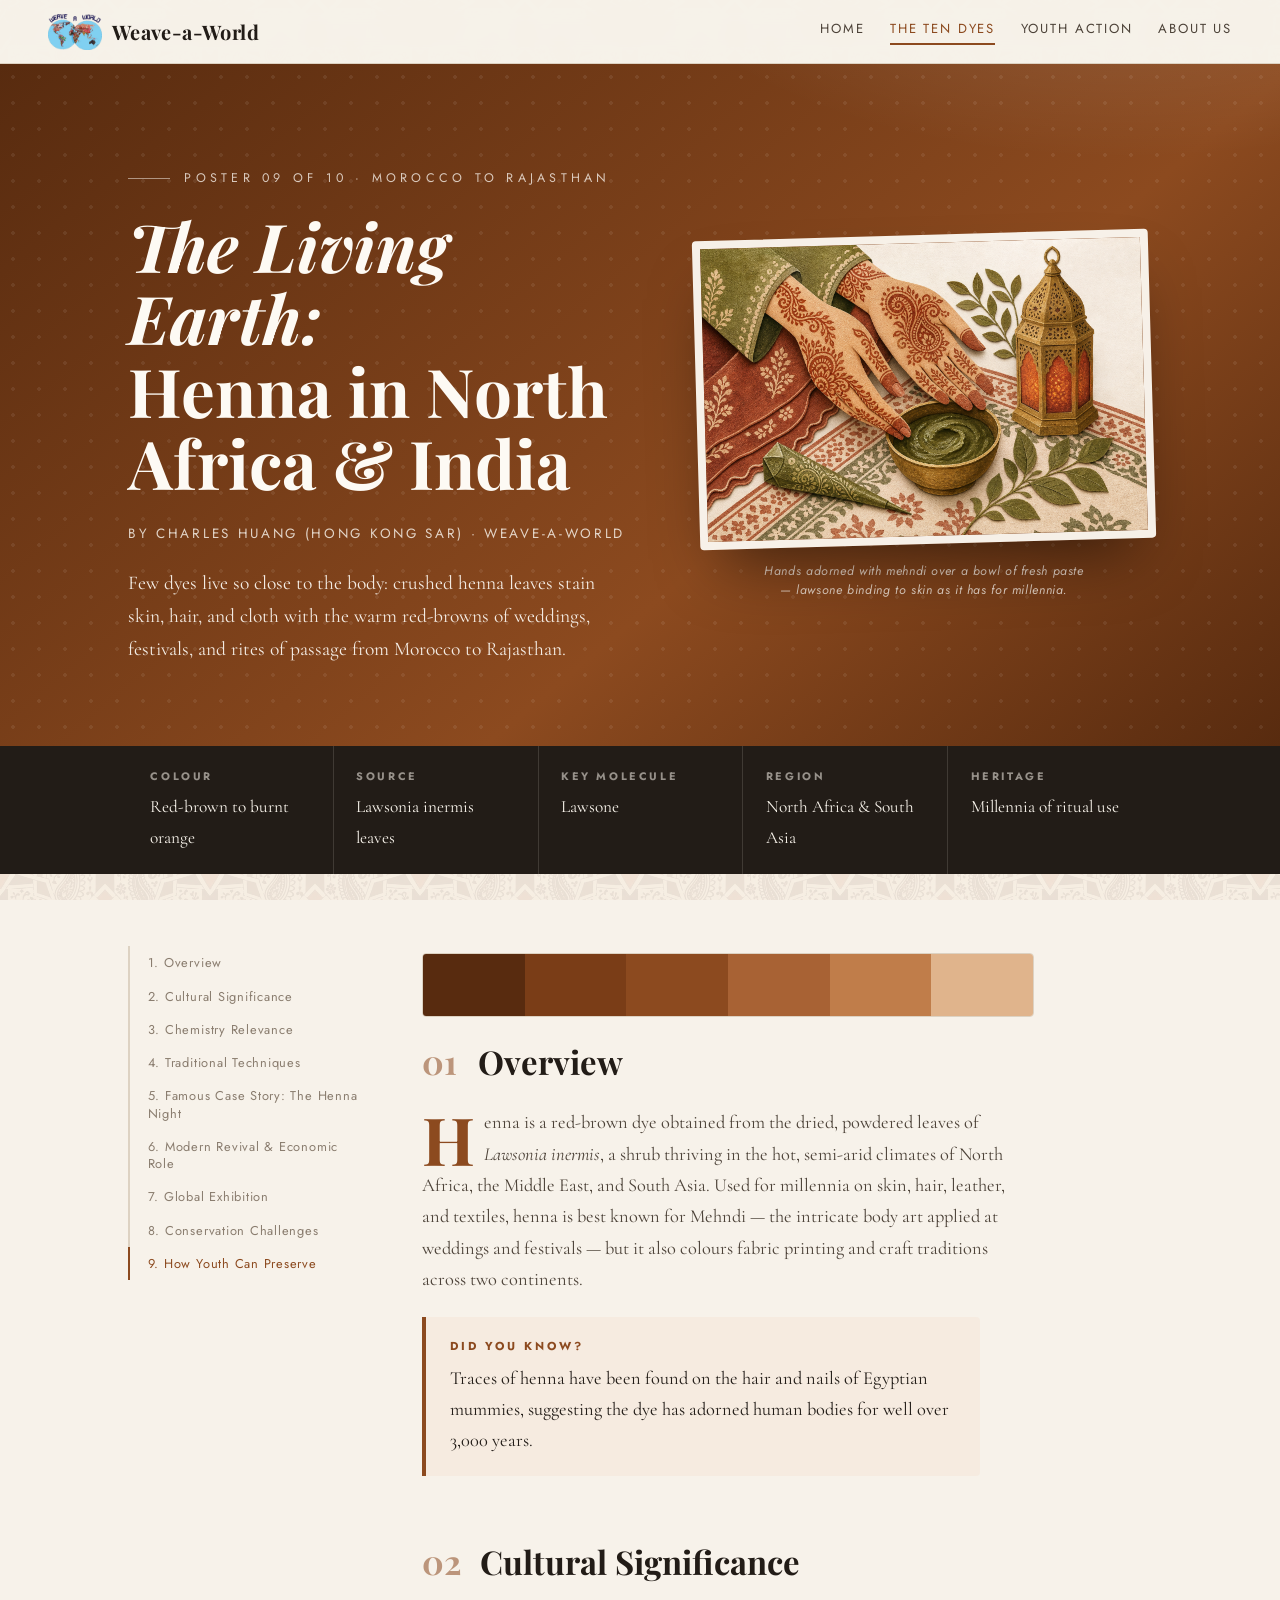
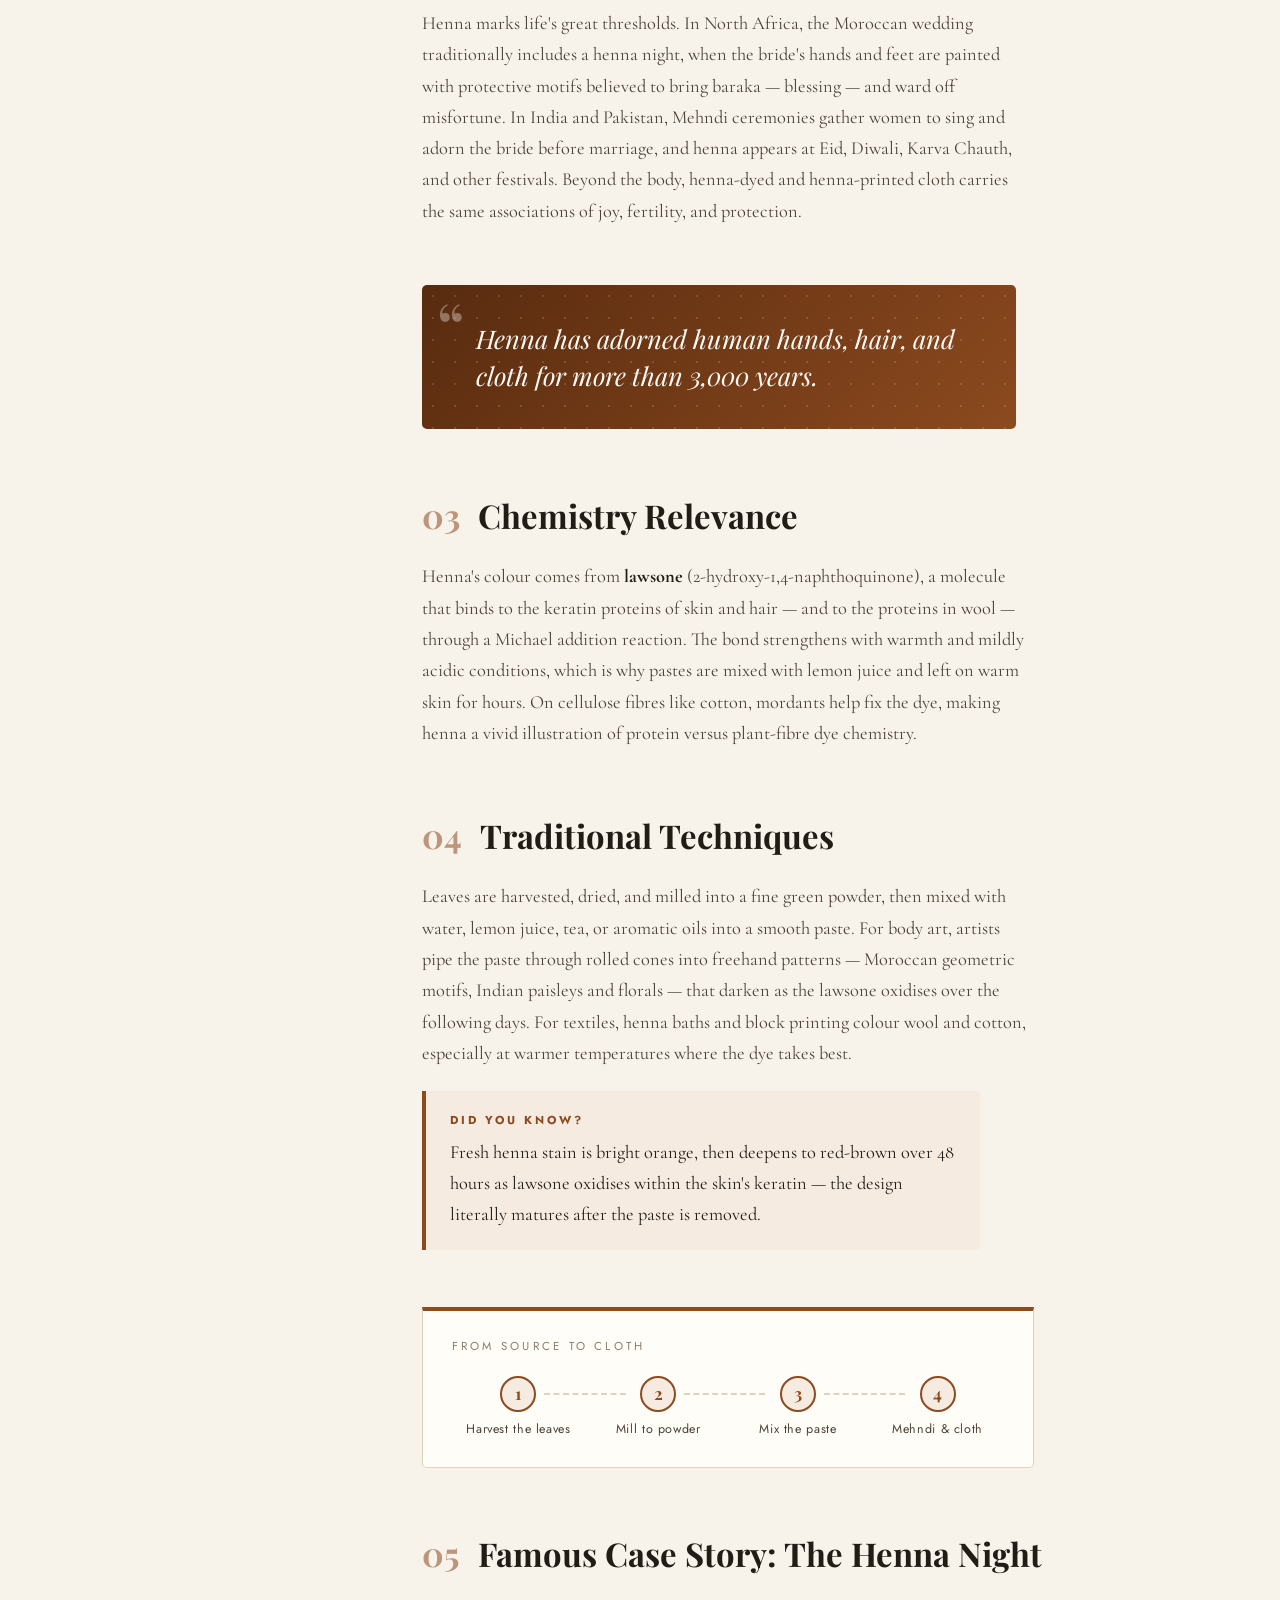
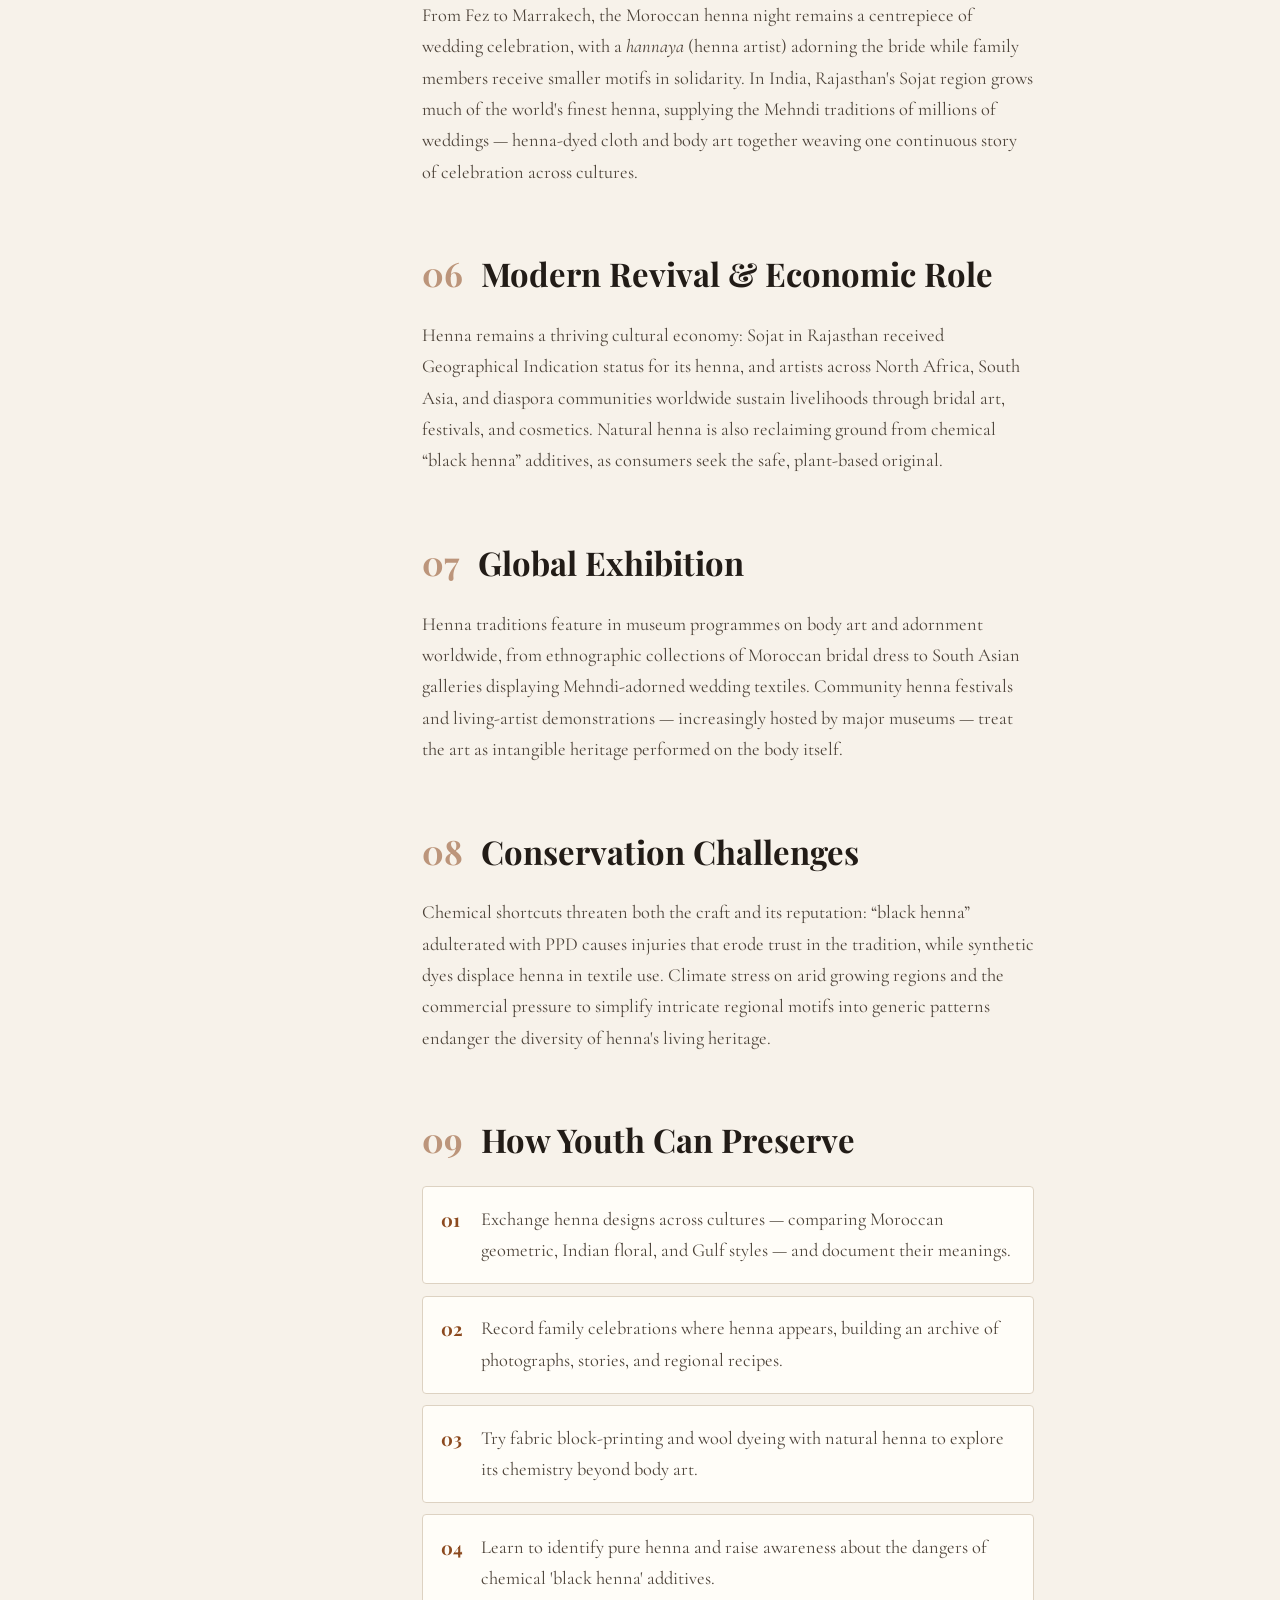
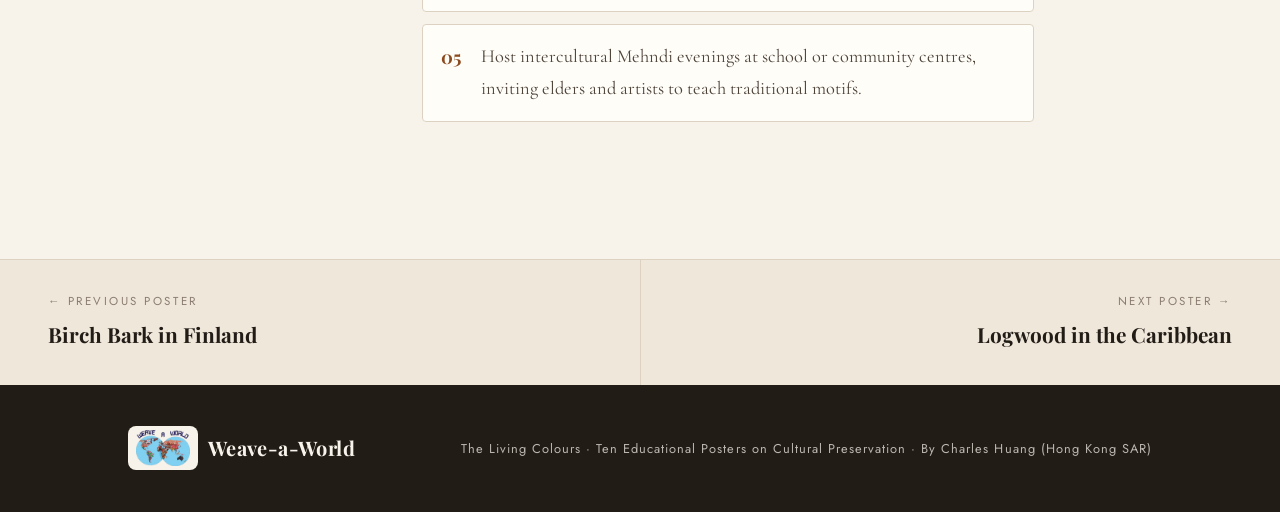
<file: dyes/henna-north-africa-india.html>
<!DOCTYPE html>
<html lang="en">
<head>
  <meta charset="UTF-8" />
  <meta name="viewport" content="width=device-width, initial-scale=1.0" />
  <title>The Living Earth: Henna in North Africa &amp; India · Weave-a-World</title>
  <script>
  (function () {
    try {
      if (sessionStorage.getItem("ww-assets-ready") === "1") return;
      if (sessionStorage.getItem("dye-wipe")) return;
    } catch (e) {}
    document.documentElement.classList.add("is-loading");
  })();
  </script>
  <style>
    html.is-loading, html.is-loading body { overflow: hidden !important; }
    .asset-loader {
      position: fixed; inset: 0; z-index: 10000;
      display: none; align-items: center; justify-content: center;
      background: #070707; color: #fff;
    }
    html.is-loading .asset-loader { display: flex; }
  </style>
  <link rel="preconnect" href="https://fonts.googleapis.com" />
  <link rel="preconnect" href="https://fonts.gstatic.com" crossorigin />
  <link href="https://fonts.googleapis.com/css2?family=Playfair+Display:ital,wght@0,500;0,700;1,500;1,700&family=Cormorant+Garamond:ital,wght@0,400;0,500;0,600;1,400;1,600&family=Jost:wght@300;400;500&family=Nunito:wght@700;800&display=swap" rel="stylesheet" />
  <link rel="icon" type="image/png" href="../images/favicon.png" />
  <link rel="stylesheet" href="../css/style.css?v=34" />
  <style>
    :root {
      --accent: #8c4a1f;
      --accent-deep: #582b0f;
      --accent-soft: #f6ebe0;
    }
    body::before {
      background-image: url("../images/patterns/henna-north-africa-india.jpg");
    }
  </style>
</head>
<body>
  <div class="asset-loader" id="asset-loader" role="status" aria-live="polite" aria-busy="true">
    <div class="asset-loader-inner">
      <div class="asset-loader-track" role="progressbar" aria-valuemin="0" aria-valuemax="100" aria-valuenow="0" id="asset-loader-bar">
        <span class="asset-loader-fill" id="asset-loader-fill"></span>
      </div>
      <p class="asset-loader-copy" id="asset-loader-copy">Loading 0%</p>
    </div>
  </div>
  <script>
  (function () {
    var el = document.getElementById("asset-loader");
    if (!el || !document.documentElement.classList.contains("is-loading")) {
      if (el) el.remove();
      return;
    }
    var urls = ["../images/logo.png", "../images/patterns/henna-north-africa-india.jpg"];
    var fill = document.getElementById("asset-loader-fill");
    var bar = document.getElementById("asset-loader-bar");
    var copy = document.getElementById("asset-loader-copy");
    var done = 0;
    var index = 0;
    var running = 0;
    var finished = false;
    var CONC = 8;
    function setProgress(n, total) {
      var pct = total ? Math.round((n / total) * 100) : 100;
      if (fill) fill.style.width = pct + "%";
      if (bar) bar.setAttribute("aria-valuenow", String(pct));
      if (copy) copy.textContent = "Loading " + pct + "%";
    }
    function replayMotion() {
      document.querySelectorAll(".cloth, .splash-bg, .splash-waves path, .splash-scroll, .page-masthead .eyebrow, .page-masthead .masthead-solid, .page-masthead .masthead-script, .page-masthead .masthead-lede, .page-masthead .masthead-aside, .page-masthead .masthead-ribbon, .page-masthead .masthead-slash, .page-masthead .masthead-bar").forEach(function (node) {
        node.style.animation = "none";
        void node.offsetWidth;
        node.style.removeProperty("animation");
      });
    }
    function finish() {
      if (finished) return;
      finished = true;
      setProgress(urls.length, urls.length);
      try { sessionStorage.setItem("ww-assets-ready", "1"); } catch (e) {}
      el.classList.add("is-done");
      el.setAttribute("aria-busy", "false");
      document.documentElement.classList.remove("is-loading");
      document.documentElement.classList.add("is-ready");
      replayMotion();
      setTimeout(function () { el.remove(); }, 280);
    }
    function loadOne(src) {
      return new Promise(function (resolve) {
        var img = new Image();
        img.onload = img.onerror = function () { resolve(); };
        img.src = src;
      });
    }
    function pump() {
      if (done >= urls.length) { finish(); return; }
      while (running < CONC && index < urls.length) {
        running += 1;
        loadOne(urls[index++]).then(function () {
          running -= 1;
          done += 1;
          setProgress(done, urls.length);
          pump();
        });
      }
    }
    pump();
    setTimeout(finish, 1500);
  })();
  </script>
  <div class="dye-wipe" id="dye-wipe" aria-hidden="true">
    <span class="dye-wipe-sash h1"></span>
    <span class="dye-wipe-sash h2"></span>
    <span class="dye-wipe-sash h3"></span>
    <span class="dye-wipe-sash v1"></span>
    <span class="dye-wipe-sash v2"></span>
    <span class="dye-wipe-sash v3"></span>
    <span class="dye-wipe-sash v4"></span>
  </div>
  <script>
  (function () {
    if (!sessionStorage.getItem("dye-wipe")) return;
    sessionStorage.removeItem("dye-wipe");
    if (window.matchMedia("(prefers-reduced-motion: reduce)").matches) return;
    var el = document.getElementById("dye-wipe");
    if (!el) return;
    var elapsed = Date.now() - Number(sessionStorage.getItem("dye-wipe-start") || Date.now());
    if (elapsed < 0) elapsed = 0;
    if (elapsed > 850) elapsed = 850;
    el.style.setProperty("--seek", (-elapsed) + "ms");
    el.className = "dye-wipe active through";
    window.__dyeWipePlaying = true;
    var left = 1200 - elapsed;
    setTimeout(function () { el.classList.add("done"); }, Math.max(0, left - 100));
    setTimeout(function () {
      el.className = "dye-wipe";
      el.style.removeProperty("--seek");
      window.__dyeWipePlaying = false;
    }, left + 80);
  })();
  </script>

  <nav class="topnav">
    <a class="brand" href="../index.html"><img class="brand-logo" src="../images/logo.png" alt="Weave-a-World logo" />Weave-a-World</a>
    <div class="topnav-links">
      <a href="../index.html">Home</a>
      <a href="../collection.html" class="active">The Ten Dyes</a>
      <a href="../youth.html">Youth Action</a>
      <a href="../about.html">About Us</a>
    </div>
  </nav>

  <header class="poster-hero">
    <div class="shell poster-hero-grid">
      <div class="poster-hero-text">
        <div class="poster-kicker">Poster 09 of 10 · Morocco to Rajasthan</div>
        <h1><em>The Living Earth:</em><br />Henna in North Africa &amp; India</h1>
        <p class="poster-byline">By Charles Huang (Hong Kong SAR) · Weave-a-World</p>
        <p class="poster-lede">Few dyes live so close to the body: crushed henna leaves stain skin, hair, and cloth with the warm red-browns of weddings, festivals, and rites of passage from Morocco to Rajasthan.</p>
      </div>
      <figure class="poster-hero-art">
        <img src="../images/henna-north-africa-india.png" alt="Textile-art illustration: Henna in North Africa &amp; India" />
        <figcaption>Hands adorned with mehndi over a bowl of fresh paste — lawsone binding to skin as it has for millennia.</figcaption>
      </figure>
    </div>
  </header>

  <div class="factbar">
    <div class="shell factbar-inner">
      <div class="fact"><b>Colour</b><span>Red-brown to burnt orange</span></div>
      <div class="fact"><b>Source</b><span>Lawsonia inermis leaves</span></div>
      <div class="fact"><b>Key molecule</b><span>Lawsone</span></div>
      <div class="fact"><b>Region</b><span>North Africa &amp; South Asia</span></div>
      <div class="fact"><b>Heritage</b><span>Millennia of ritual use</span></div>
    </div>
  </div>


  <main class="poster-body">
    <div class="shell poster-layout">
      <aside class="poster-toc">
        <a href="#s1">1. Overview</a>
        <a href="#s2">2. Cultural Significance</a>
        <a href="#s3">3. Chemistry Relevance</a>
        <a href="#s4">4. Traditional Techniques</a>
        <a href="#s5">5. Famous Case Story: The Henna Night</a>
        <a href="#s6">6. Modern Revival &amp; Economic Role</a>
        <a href="#s7">7. Global Exhibition</a>
        <a href="#s8">8. Conservation Challenges</a>
        <a href="#s9">9. How Youth Can Preserve</a>
      </aside>
      <article>
        <div class="palette-strip" aria-hidden="true"><span style="background:#582b0f"></span><span style="background:#7a3d17"></span><span style="background:#8c4a1f"></span><span style="background:#a86234"></span><span style="background:#c07d4a"></span><span style="background:#e0b48c"></span></div>
      <section class="poster-section reveal" id="s1">
        <div class="poster-section-head">
          <span class="poster-section-num">01</span>
          <h2>Overview</h2>
        </div>
        <p class="dropcap">Henna is a red-brown dye obtained from the dried, powdered leaves of <em>Lawsonia inermis</em>, a shrub thriving in the hot, semi-arid climates of North Africa, the Middle East, and South Asia. Used for millennia on skin, hair, leather, and textiles, henna is best known for Mehndi — the intricate body art applied at weddings and festivals — but it also colours fabric printing and craft traditions across two continents.</p>
        <div class="didyouknow">
          <b>Did you know?</b>
          <p>Traces of henna have been found on the hair and nails of Egyptian mummies, suggesting the dye has adorned human bodies for well over 3,000 years.</p>
        </div>
      </section>
      <section class="poster-section reveal" id="s2">
        <div class="poster-section-head">
          <span class="poster-section-num">02</span>
          <h2>Cultural Significance</h2>
        </div>
        <p>Henna marks life's great thresholds. In North Africa, the Moroccan wedding traditionally includes a henna night, when the bride's hands and feet are painted with protective motifs believed to bring baraka — blessing — and ward off misfortune. In India and Pakistan, Mehndi ceremonies gather women to sing and adorn the bride before marriage, and henna appears at Eid, Diwali, Karva Chauth, and other festivals. Beyond the body, henna-dyed and henna-printed cloth carries the same associations of joy, fertility, and protection.</p>
      </section>
      <blockquote class="pull-quote reveal">
        <span class="pull-quote-mark" aria-hidden="true">&ldquo;</span>
        <p>Henna has adorned human hands, hair, and cloth for more than 3,000 years.</p>
      </blockquote>
      <section class="poster-section reveal" id="s3">
        <div class="poster-section-head">
          <span class="poster-section-num">03</span>
          <h2>Chemistry Relevance</h2>
        </div>
        <p>Henna's colour comes from <strong>lawsone</strong> (2-hydroxy-1,4-naphthoquinone), a molecule that binds to the keratin proteins of skin and hair — and to the proteins in wool — through a Michael addition reaction. The bond strengthens with warmth and mildly acidic conditions, which is why pastes are mixed with lemon juice and left on warm skin for hours. On cellulose fibres like cotton, mordants help fix the dye, making henna a vivid illustration of protein versus plant-fibre dye chemistry.</p>
      </section>
      <section class="poster-section reveal" id="s4">
        <div class="poster-section-head">
          <span class="poster-section-num">04</span>
          <h2>Traditional Techniques</h2>
        </div>
        <p>Leaves are harvested, dried, and milled into a fine green powder, then mixed with water, lemon juice, tea, or aromatic oils into a smooth paste. For body art, artists pipe the paste through rolled cones into freehand patterns — Moroccan geometric motifs, Indian paisleys and florals — that darken as the lawsone oxidises over the following days. For textiles, henna baths and block printing colour wool and cotton, especially at warmer temperatures where the dye takes best.</p>
        <div class="didyouknow">
          <b>Did you know?</b>
          <p>Fresh henna stain is bright orange, then deepens to red-brown over 48 hours as lawsone oxidises within the skin's keratin — the design literally matures after the paste is removed.</p>
        </div>
      </section>
      <div class="process-strip reveal" aria-label="From plant to cloth">
        <span class="process-title">From Source to Cloth</span>
        <div class="process-steps">
          <div class="process-step">
            <span class="process-dot">1</span>
            <span class="process-label">Harvest the leaves</span>
          </div>
          <div class="process-step">
            <span class="process-dot">2</span>
            <span class="process-label">Mill to powder</span>
          </div>
          <div class="process-step">
            <span class="process-dot">3</span>
            <span class="process-label">Mix the paste</span>
          </div>
          <div class="process-step">
            <span class="process-dot">4</span>
            <span class="process-label">Mehndi &amp; cloth</span>
          </div>
        </div>
      </div>
      <section class="poster-section reveal" id="s5">
        <div class="poster-section-head">
          <span class="poster-section-num">05</span>
          <h2>Famous Case Story: The Henna Night</h2>
        </div>
        <p>From Fez to Marrakech, the Moroccan henna night remains a centrepiece of wedding celebration, with a <em>hannaya</em> (henna artist) adorning the bride while family members receive smaller motifs in solidarity. In India, Rajasthan's Sojat region grows much of the world's finest henna, supplying the Mehndi traditions of millions of weddings — henna-dyed cloth and body art together weaving one continuous story of celebration across cultures.</p>
      </section>
      <section class="poster-section reveal" id="s6">
        <div class="poster-section-head">
          <span class="poster-section-num">06</span>
          <h2>Modern Revival &amp; Economic Role</h2>
        </div>
        <p>Henna remains a thriving cultural economy: Sojat in Rajasthan received Geographical Indication status for its henna, and artists across North Africa, South Asia, and diaspora communities worldwide sustain livelihoods through bridal art, festivals, and cosmetics. Natural henna is also reclaiming ground from chemical “black henna” additives, as consumers seek the safe, plant-based original.</p>
      </section>
      <section class="poster-section reveal" id="s7">
        <div class="poster-section-head">
          <span class="poster-section-num">07</span>
          <h2>Global Exhibition</h2>
        </div>
        <p>Henna traditions feature in museum programmes on body art and adornment worldwide, from ethnographic collections of Moroccan bridal dress to South Asian galleries displaying Mehndi-adorned wedding textiles. Community henna festivals and living-artist demonstrations — increasingly hosted by major museums — treat the art as intangible heritage performed on the body itself.</p>
      </section>
      <section class="poster-section reveal" id="s8">
        <div class="poster-section-head">
          <span class="poster-section-num">08</span>
          <h2>Conservation Challenges</h2>
        </div>
        <p>Chemical shortcuts threaten both the craft and its reputation: “black henna” adulterated with PPD causes injuries that erode trust in the tradition, while synthetic dyes displace henna in textile use. Climate stress on arid growing regions and the commercial pressure to simplify intricate regional motifs into generic patterns endanger the diversity of henna's living heritage.</p>
      </section>
      <section class="poster-section reveal" id="s9">
        <div class="poster-section-head">
          <span class="poster-section-num">09</span>
          <h2>How Youth Can Preserve</h2>
        </div>
        <ol class="youth-list">
          <li>Exchange henna designs across cultures — comparing Moroccan geometric, Indian floral, and Gulf styles — and document their meanings.</li>
          <li>Record family celebrations where henna appears, building an archive of photographs, stories, and regional recipes.</li>
          <li>Try fabric block-printing and wool dyeing with natural henna to explore its chemistry beyond body art.</li>
          <li>Learn to identify pure henna and raise awareness about the dangers of chemical 'black henna' additives.</li>
          <li>Host intercultural Mehndi evenings at school or community centres, inviting elders and artists to teach traditional motifs.</li>
        </ol>
      </section>
      </article>
    </div>
  </main>

  <nav class="pager">
    <div class="pager-inner">
      <a href="birch-bark-finland.html" class="prev">
        <small>&larr; Previous poster</small>
        <b>Birch Bark in Finland</b>
      </a>
      <a href="logwood-caribbean.html" class="next">
        <small>Next poster &rarr;</small>
        <b>Logwood in the Caribbean</b>
      </a>
    </div>
  </nav>

  <footer>
    <div class="shell footer-inner">
      <a class="brand" href="../index.html"><span class="footer-logo-chip"><img class="brand-logo" src="../images/logo.png" alt="Weave-a-World logo" /></span>Weave-a-World</a>
      <p>The Living Colours · Ten Educational Posters on Cultural Preservation · By Charles Huang (Hong Kong SAR)</p>
    </div>
  </footer>
  <script src="../js/main.js?v=34"></script>
</body>
</html>
</file>
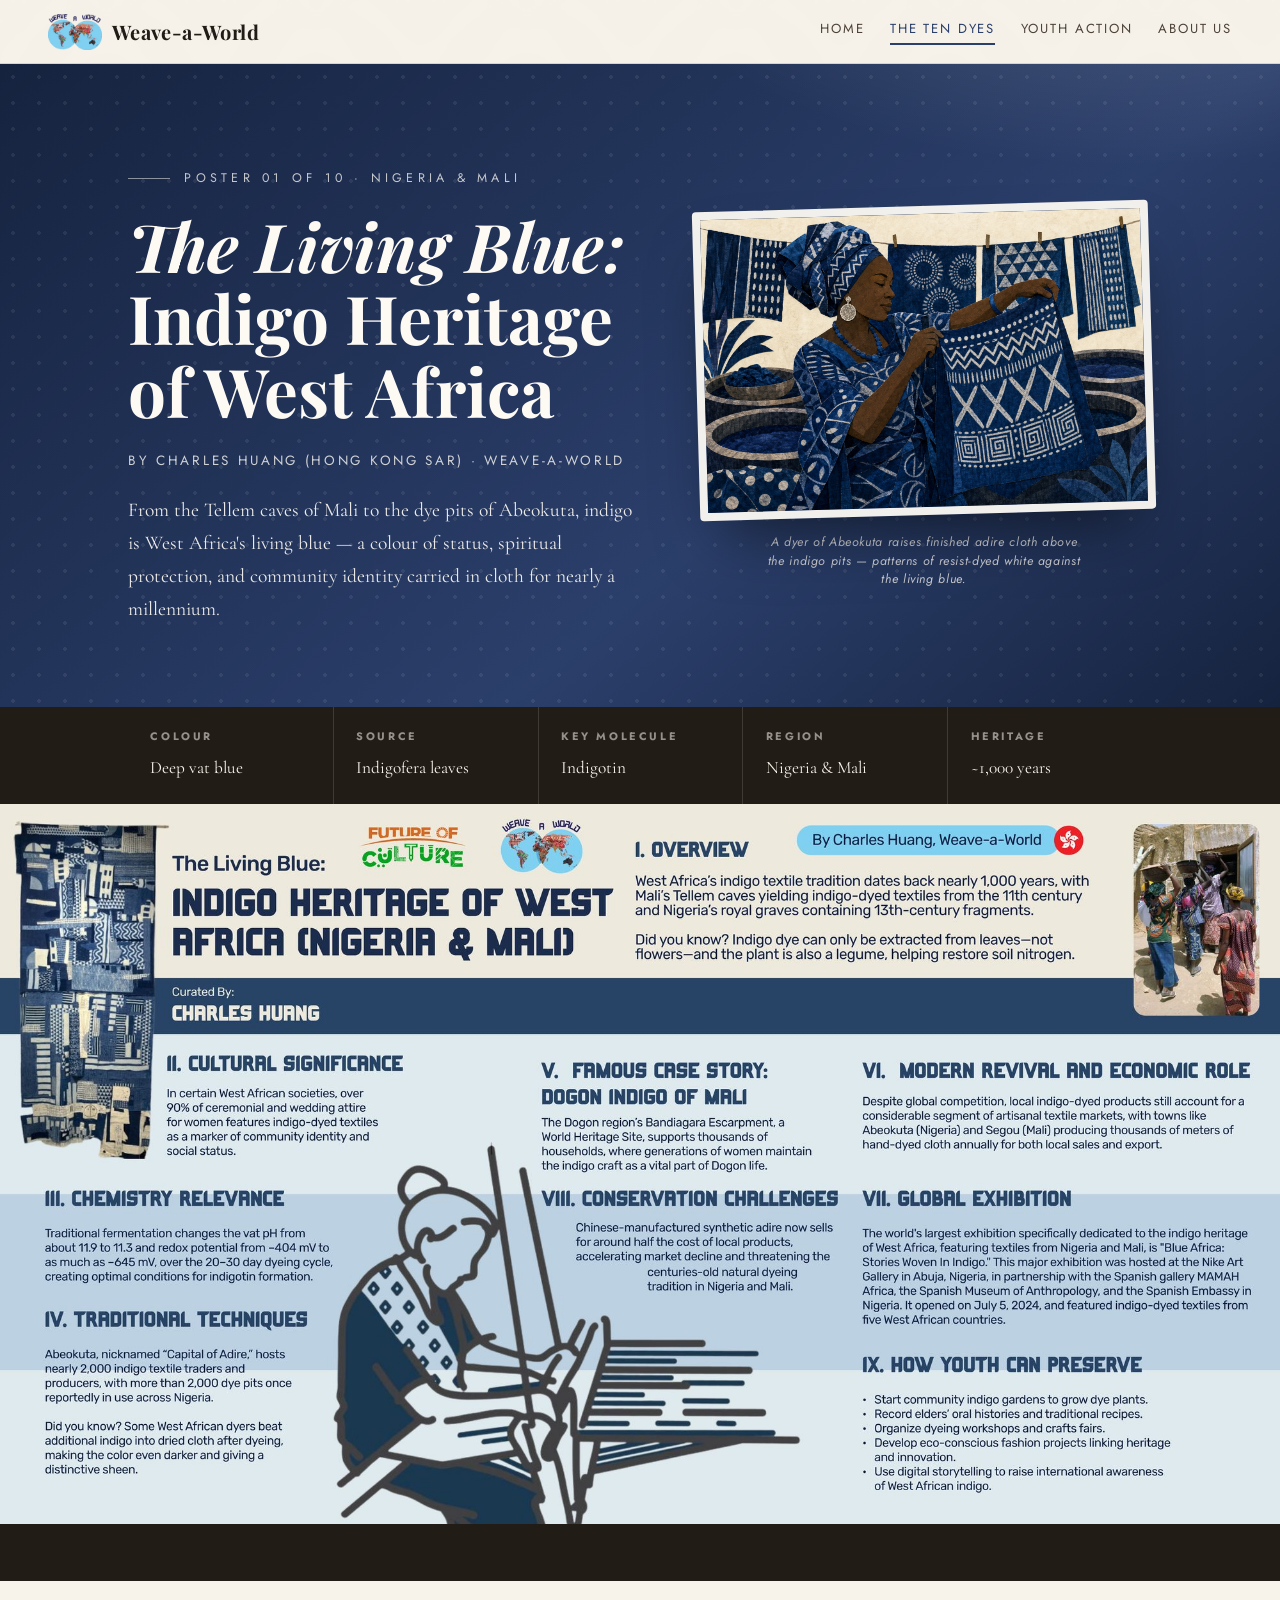
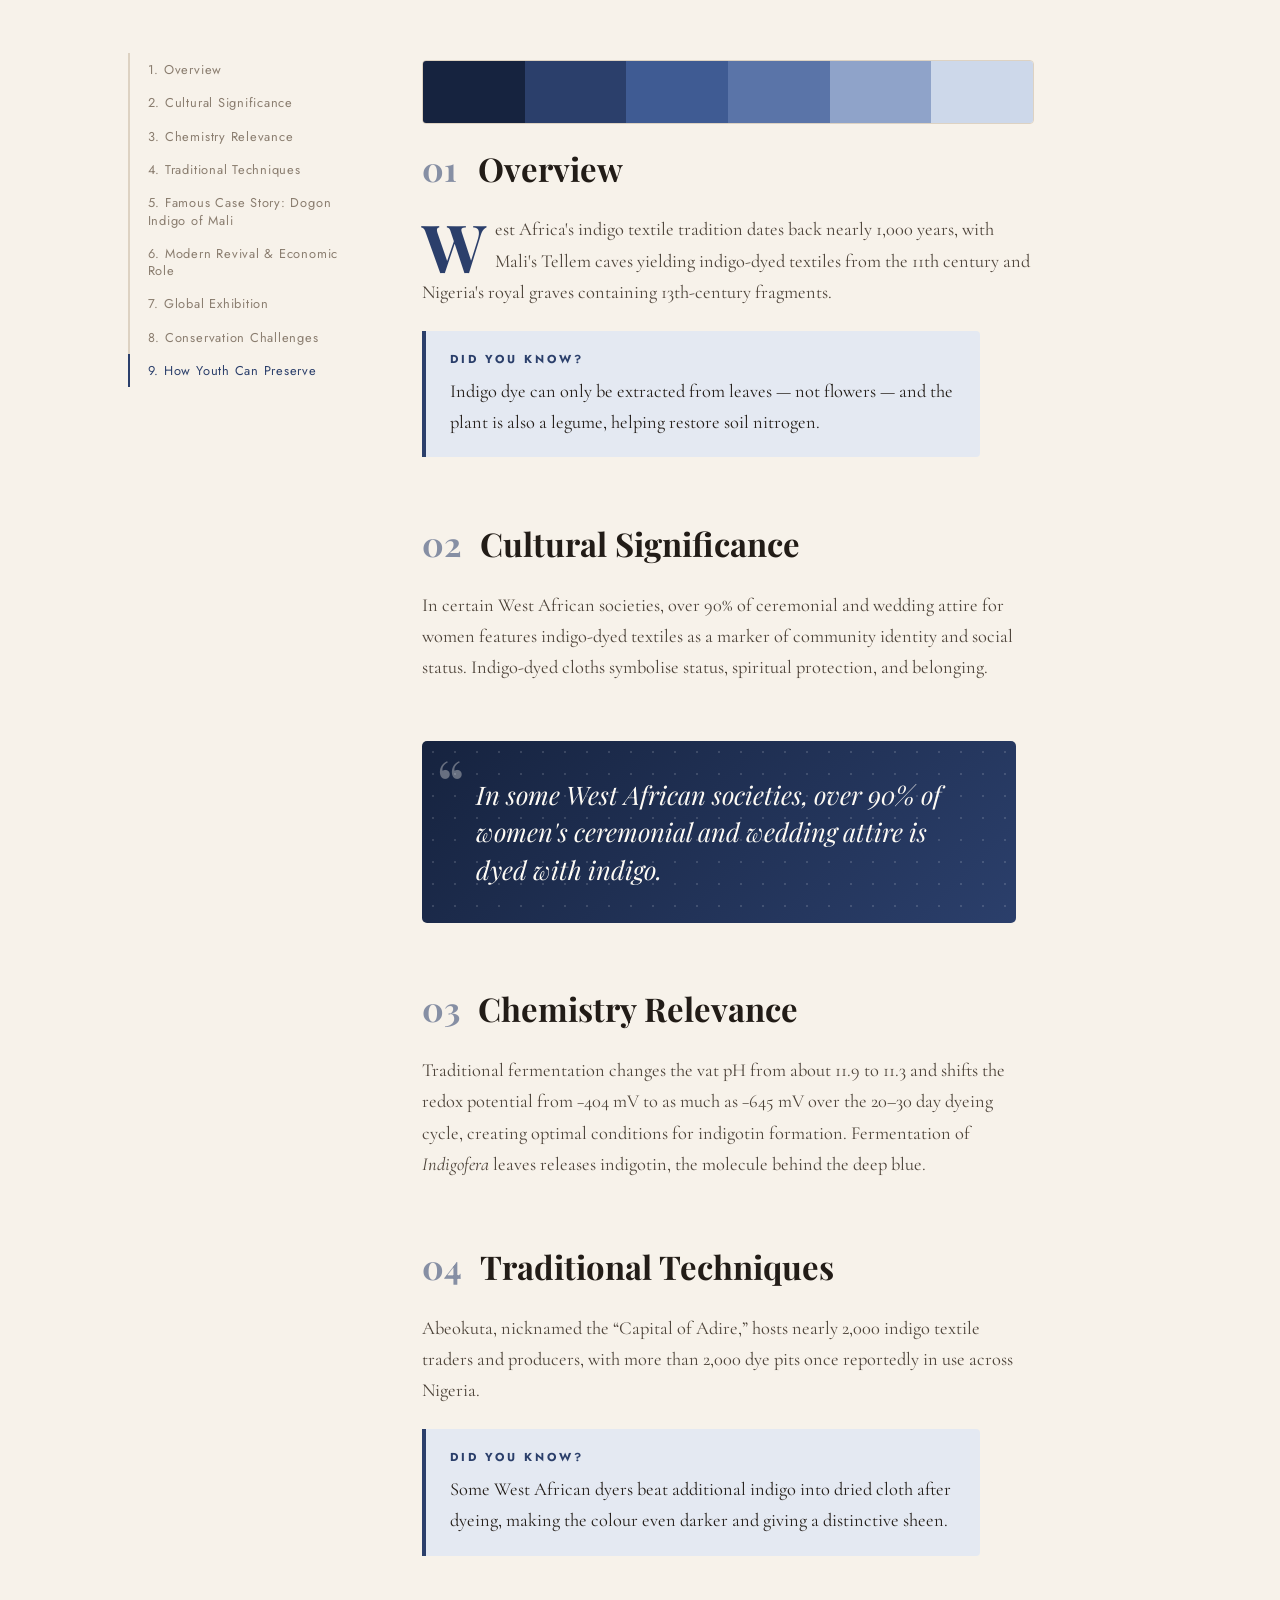
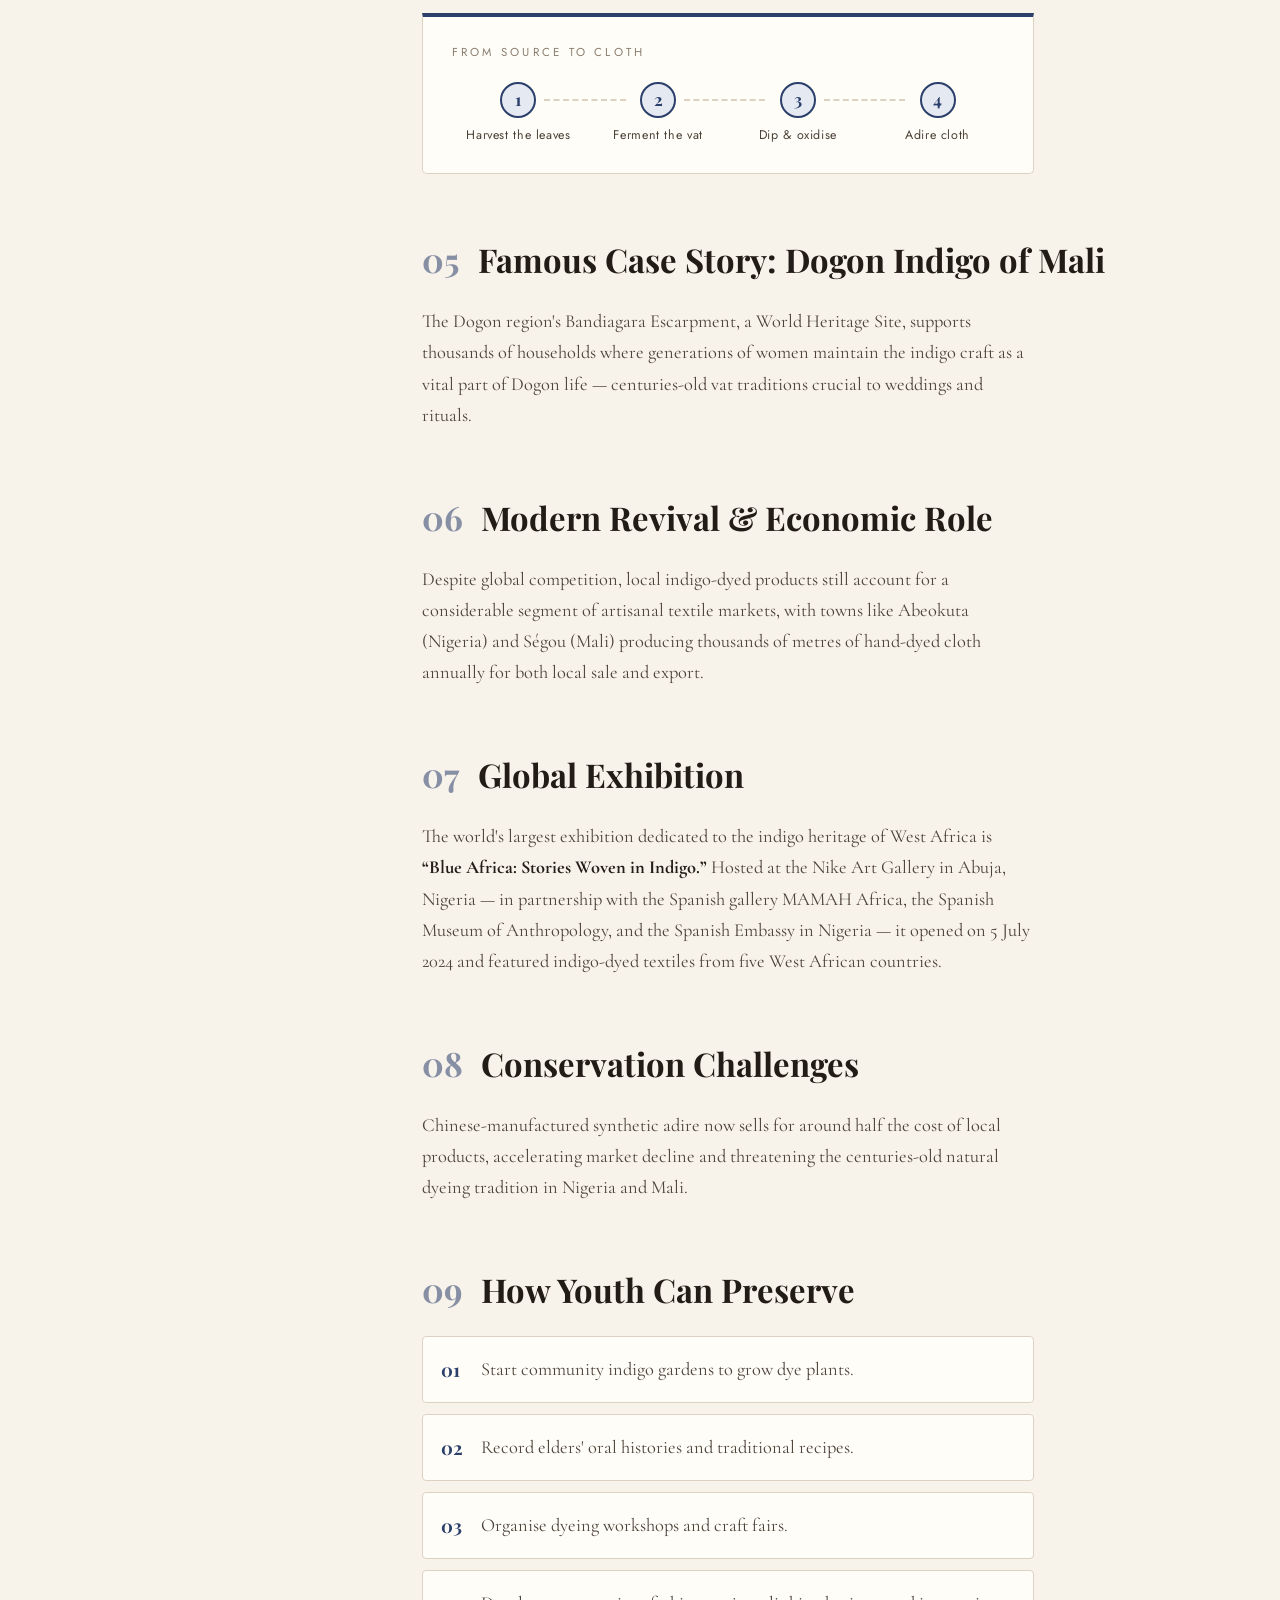
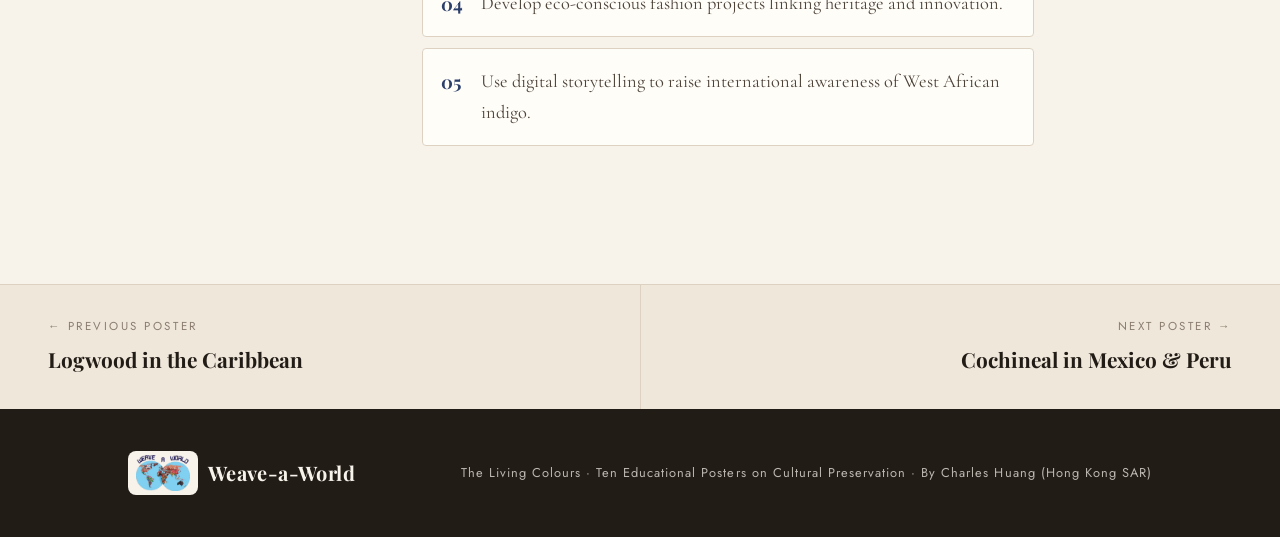
<file: dyes/indigo-west-africa.html>
<!DOCTYPE html>
<html lang="en">
<head>
  <meta charset="UTF-8" />
  <meta name="viewport" content="width=device-width, initial-scale=1.0" />
  <title>The Living Blue: Indigo Heritage of West Africa · Weave-a-World</title>
  <script>
  (function () {
    try {
      if (sessionStorage.getItem("ww-assets-ready") === "1") return;
      if (sessionStorage.getItem("dye-wipe")) return;
    } catch (e) {}
    document.documentElement.classList.add("is-loading");
  })();
  </script>
  <style>
    html.is-loading, html.is-loading body { overflow: hidden !important; }
    .asset-loader {
      position: fixed; inset: 0; z-index: 10000;
      display: none; align-items: center; justify-content: center;
      background: #070707; color: #fff;
    }
    html.is-loading .asset-loader { display: flex; }
  </style>
  <link rel="preconnect" href="https://fonts.googleapis.com" />
  <link rel="preconnect" href="https://fonts.gstatic.com" crossorigin />
  <link href="https://fonts.googleapis.com/css2?family=Playfair+Display:ital,wght@0,500;0,700;1,500;1,700&family=Cormorant+Garamond:ital,wght@0,400;0,500;0,600;1,400;1,600&family=Jost:wght@300;400;500&family=Nunito:wght@700;800&display=swap" rel="stylesheet" />
  <link rel="icon" type="image/png" href="../images/favicon.png" />
  <link rel="stylesheet" href="../css/style.css?v=34" />
  <style>
    :root {
      --accent: #2b3f6b;
      --accent-deep: #16233f;
      --accent-soft: #e4e9f2;
    }
    body::before {
      background-image: url("../images/patterns/indigo-west-africa.jpg");
    }
  </style>
</head>
<body>
  <div class="asset-loader" id="asset-loader" role="status" aria-live="polite" aria-busy="true">
    <div class="asset-loader-inner">
      <div class="asset-loader-track" role="progressbar" aria-valuemin="0" aria-valuemax="100" aria-valuenow="0" id="asset-loader-bar">
        <span class="asset-loader-fill" id="asset-loader-fill"></span>
      </div>
      <p class="asset-loader-copy" id="asset-loader-copy">Loading 0%</p>
    </div>
  </div>
  <script>
  (function () {
    var el = document.getElementById("asset-loader");
    if (!el || !document.documentElement.classList.contains("is-loading")) {
      if (el) el.remove();
      return;
    }
    var urls = ["../images/logo.png", "../images/patterns/indigo-west-africa.jpg", "../images/infographics/indigo-west-africa.jpg"];
    var fill = document.getElementById("asset-loader-fill");
    var bar = document.getElementById("asset-loader-bar");
    var copy = document.getElementById("asset-loader-copy");
    var done = 0;
    var index = 0;
    var running = 0;
    var finished = false;
    var CONC = 8;
    function setProgress(n, total) {
      var pct = total ? Math.round((n / total) * 100) : 100;
      if (fill) fill.style.width = pct + "%";
      if (bar) bar.setAttribute("aria-valuenow", String(pct));
      if (copy) copy.textContent = "Loading " + pct + "%";
    }
    function replayMotion() {
      document.querySelectorAll(".cloth, .splash-bg, .splash-waves path, .splash-scroll, .page-masthead .eyebrow, .page-masthead .masthead-solid, .page-masthead .masthead-script, .page-masthead .masthead-lede, .page-masthead .masthead-aside, .page-masthead .masthead-ribbon, .page-masthead .masthead-slash, .page-masthead .masthead-bar").forEach(function (node) {
        node.style.animation = "none";
        void node.offsetWidth;
        node.style.removeProperty("animation");
      });
    }
    function finish() {
      if (finished) return;
      finished = true;
      setProgress(urls.length, urls.length);
      try { sessionStorage.setItem("ww-assets-ready", "1"); } catch (e) {}
      el.classList.add("is-done");
      el.setAttribute("aria-busy", "false");
      document.documentElement.classList.remove("is-loading");
      document.documentElement.classList.add("is-ready");
      replayMotion();
      setTimeout(function () { el.remove(); }, 280);
    }
    function loadOne(src) {
      return new Promise(function (resolve) {
        var img = new Image();
        img.onload = img.onerror = function () { resolve(); };
        img.src = src;
      });
    }
    function pump() {
      if (done >= urls.length) { finish(); return; }
      while (running < CONC && index < urls.length) {
        running += 1;
        loadOne(urls[index++]).then(function () {
          running -= 1;
          done += 1;
          setProgress(done, urls.length);
          pump();
        });
      }
    }
    pump();
    setTimeout(finish, 1500);
  })();
  </script>
  <div class="dye-wipe" id="dye-wipe" aria-hidden="true">
    <span class="dye-wipe-sash h1"></span>
    <span class="dye-wipe-sash h2"></span>
    <span class="dye-wipe-sash h3"></span>
    <span class="dye-wipe-sash v1"></span>
    <span class="dye-wipe-sash v2"></span>
    <span class="dye-wipe-sash v3"></span>
    <span class="dye-wipe-sash v4"></span>
  </div>
  <script>
  (function () {
    if (!sessionStorage.getItem("dye-wipe")) return;
    sessionStorage.removeItem("dye-wipe");
    if (window.matchMedia("(prefers-reduced-motion: reduce)").matches) return;
    var el = document.getElementById("dye-wipe");
    if (!el) return;
    var elapsed = Date.now() - Number(sessionStorage.getItem("dye-wipe-start") || Date.now());
    if (elapsed < 0) elapsed = 0;
    if (elapsed > 850) elapsed = 850;
    el.style.setProperty("--seek", (-elapsed) + "ms");
    el.className = "dye-wipe active through";
    window.__dyeWipePlaying = true;
    var left = 1200 - elapsed;
    setTimeout(function () { el.classList.add("done"); }, Math.max(0, left - 100));
    setTimeout(function () {
      el.className = "dye-wipe";
      el.style.removeProperty("--seek");
      window.__dyeWipePlaying = false;
    }, left + 80);
  })();
  </script>

  <nav class="topnav">
    <a class="brand" href="../index.html"><img class="brand-logo" src="../images/logo.png" alt="Weave-a-World logo" />Weave-a-World</a>
    <div class="topnav-links">
      <a href="../index.html">Home</a>
      <a href="../collection.html" class="active">The Ten Dyes</a>
      <a href="../youth.html">Youth Action</a>
      <a href="../about.html">About Us</a>
    </div>
  </nav>

  <header class="poster-hero">
    <div class="shell poster-hero-grid">
      <div class="poster-hero-text">
        <div class="poster-kicker">Poster 01 of 10 · Nigeria &amp; Mali</div>
        <h1><em>The Living Blue:</em><br />Indigo Heritage of West Africa</h1>
        <p class="poster-byline">By Charles Huang (Hong Kong SAR) · Weave-a-World</p>
        <p class="poster-lede">From the Tellem caves of Mali to the dye pits of Abeokuta, indigo is West Africa's living blue — a colour of status, spiritual protection, and community identity carried in cloth for nearly a millennium.</p>
      </div>
      <figure class="poster-hero-art">
        <img src="../images/indigo-west-africa.png" alt="Textile-art illustration: Indigo Heritage of West Africa" />
        <figcaption>A dyer of Abeokuta raises finished adire cloth above the indigo pits — patterns of resist-dyed white against the living blue.</figcaption>
      </figure>
    </div>
  </header>

  <div class="factbar">
    <div class="shell factbar-inner">
      <div class="fact"><b>Colour</b><span>Deep vat blue</span></div>
      <div class="fact"><b>Source</b><span>Indigofera leaves</span></div>
      <div class="fact"><b>Key molecule</b><span>Indigotin</span></div>
      <div class="fact"><b>Region</b><span>Nigeria &amp; Mali</span></div>
      <div class="fact"><b>Heritage</b><span>~1,000 years</span></div>
    </div>
  </div>
  <figure class="poster-infographic">
    <img src="../images/infographics/indigo-west-africa.jpg" alt="Infographic poster: The Living Blue: Indigo Heritage of West Africa" />
  </figure>
  <div class="poster-rule" aria-hidden="true"></div>


  <main class="poster-body">
    <div class="shell poster-layout">
      <aside class="poster-toc">
        <a href="#s1">1. Overview</a>
        <a href="#s2">2. Cultural Significance</a>
        <a href="#s3">3. Chemistry Relevance</a>
        <a href="#s4">4. Traditional Techniques</a>
        <a href="#s5">5. Famous Case Story: Dogon Indigo of Mali</a>
        <a href="#s6">6. Modern Revival &amp; Economic Role</a>
        <a href="#s7">7. Global Exhibition</a>
        <a href="#s8">8. Conservation Challenges</a>
        <a href="#s9">9. How Youth Can Preserve</a>
      </aside>
      <article>
        <div class="palette-strip" aria-hidden="true"><span style="background:#16233f"></span><span style="background:#2b3f6b"></span><span style="background:#3f5b93"></span><span style="background:#5a74a8"></span><span style="background:#8fa3c9"></span><span style="background:#cdd8ea"></span></div>
      <section class="poster-section reveal" id="s1">
        <div class="poster-section-head">
          <span class="poster-section-num">01</span>
          <h2>Overview</h2>
        </div>
        <p class="dropcap">West Africa's indigo textile tradition dates back nearly 1,000 years, with Mali's Tellem caves yielding indigo-dyed textiles from the 11th century and Nigeria's royal graves containing 13th-century fragments.</p>
        <div class="didyouknow">
          <b>Did you know?</b>
          <p>Indigo dye can only be extracted from leaves — not flowers — and the plant is also a legume, helping restore soil nitrogen.</p>
        </div>
      </section>
      <section class="poster-section reveal" id="s2">
        <div class="poster-section-head">
          <span class="poster-section-num">02</span>
          <h2>Cultural Significance</h2>
        </div>
        <p>In certain West African societies, over 90% of ceremonial and wedding attire for women features indigo-dyed textiles as a marker of community identity and social status. Indigo-dyed cloths symbolise status, spiritual protection, and belonging.</p>
      </section>
      <blockquote class="pull-quote reveal">
        <span class="pull-quote-mark" aria-hidden="true">&ldquo;</span>
        <p>In some West African societies, over 90% of women's ceremonial and wedding attire is dyed with indigo.</p>
      </blockquote>
      <section class="poster-section reveal" id="s3">
        <div class="poster-section-head">
          <span class="poster-section-num">03</span>
          <h2>Chemistry Relevance</h2>
        </div>
        <p>Traditional fermentation changes the vat pH from about 11.9 to 11.3 and shifts the redox potential from −404 mV to as much as −645 mV over the 20–30 day dyeing cycle, creating optimal conditions for indigotin formation. Fermentation of <em>Indigofera</em> leaves releases indigotin, the molecule behind the deep blue.</p>
      </section>
      <section class="poster-section reveal" id="s4">
        <div class="poster-section-head">
          <span class="poster-section-num">04</span>
          <h2>Traditional Techniques</h2>
        </div>
        <p>Abeokuta, nicknamed the “Capital of Adire,” hosts nearly 2,000 indigo textile traders and producers, with more than 2,000 dye pits once reportedly in use across Nigeria.</p>
        <div class="didyouknow">
          <b>Did you know?</b>
          <p>Some West African dyers beat additional indigo into dried cloth after dyeing, making the colour even darker and giving a distinctive sheen.</p>
        </div>
      </section>
      <div class="process-strip reveal" aria-label="From plant to cloth">
        <span class="process-title">From Source to Cloth</span>
        <div class="process-steps">
          <div class="process-step">
            <span class="process-dot">1</span>
            <span class="process-label">Harvest the leaves</span>
          </div>
          <div class="process-step">
            <span class="process-dot">2</span>
            <span class="process-label">Ferment the vat</span>
          </div>
          <div class="process-step">
            <span class="process-dot">3</span>
            <span class="process-label">Dip &amp; oxidise</span>
          </div>
          <div class="process-step">
            <span class="process-dot">4</span>
            <span class="process-label">Adire cloth</span>
          </div>
        </div>
      </div>
      <section class="poster-section reveal" id="s5">
        <div class="poster-section-head">
          <span class="poster-section-num">05</span>
          <h2>Famous Case Story: Dogon Indigo of Mali</h2>
        </div>
        <p>The Dogon region's Bandiagara Escarpment, a World Heritage Site, supports thousands of households where generations of women maintain the indigo craft as a vital part of Dogon life — centuries-old vat traditions crucial to weddings and rituals.</p>
      </section>
      <section class="poster-section reveal" id="s6">
        <div class="poster-section-head">
          <span class="poster-section-num">06</span>
          <h2>Modern Revival &amp; Economic Role</h2>
        </div>
        <p>Despite global competition, local indigo-dyed products still account for a considerable segment of artisanal textile markets, with towns like Abeokuta (Nigeria) and Ségou (Mali) producing thousands of metres of hand-dyed cloth annually for both local sale and export.</p>
      </section>
      <section class="poster-section reveal" id="s7">
        <div class="poster-section-head">
          <span class="poster-section-num">07</span>
          <h2>Global Exhibition</h2>
        </div>
        <p>The world's largest exhibition dedicated to the indigo heritage of West Africa is <strong>“Blue Africa: Stories Woven in Indigo.”</strong> Hosted at the Nike Art Gallery in Abuja, Nigeria — in partnership with the Spanish gallery MAMAH Africa, the Spanish Museum of Anthropology, and the Spanish Embassy in Nigeria — it opened on 5 July 2024 and featured indigo-dyed textiles from five West African countries.</p>
      </section>
      <section class="poster-section reveal" id="s8">
        <div class="poster-section-head">
          <span class="poster-section-num">08</span>
          <h2>Conservation Challenges</h2>
        </div>
        <p>Chinese-manufactured synthetic adire now sells for around half the cost of local products, accelerating market decline and threatening the centuries-old natural dyeing tradition in Nigeria and Mali.</p>
      </section>
      <section class="poster-section reveal" id="s9">
        <div class="poster-section-head">
          <span class="poster-section-num">09</span>
          <h2>How Youth Can Preserve</h2>
        </div>
        <ol class="youth-list">
          <li>Start community indigo gardens to grow dye plants.</li>
          <li>Record elders' oral histories and traditional recipes.</li>
          <li>Organise dyeing workshops and craft fairs.</li>
          <li>Develop eco-conscious fashion projects linking heritage and innovation.</li>
          <li>Use digital storytelling to raise international awareness of West African indigo.</li>
        </ol>
      </section>
      </article>
    </div>
  </main>

  <nav class="pager">
    <div class="pager-inner">
      <a href="logwood-caribbean.html" class="prev">
        <small>&larr; Previous poster</small>
        <b>Logwood in the Caribbean</b>
      </a>
      <a href="cochineal-mexico-peru.html" class="next">
        <small>Next poster &rarr;</small>
        <b>Cochineal in Mexico &amp; Peru</b>
      </a>
    </div>
  </nav>

  <footer>
    <div class="shell footer-inner">
      <a class="brand" href="../index.html"><span class="footer-logo-chip"><img class="brand-logo" src="../images/logo.png" alt="Weave-a-World logo" /></span>Weave-a-World</a>
      <p>The Living Colours · Ten Educational Posters on Cultural Preservation · By Charles Huang (Hong Kong SAR)</p>
    </div>
  </footer>
  <script src="../js/main.js?v=34"></script>
</body>
</html>
</file>
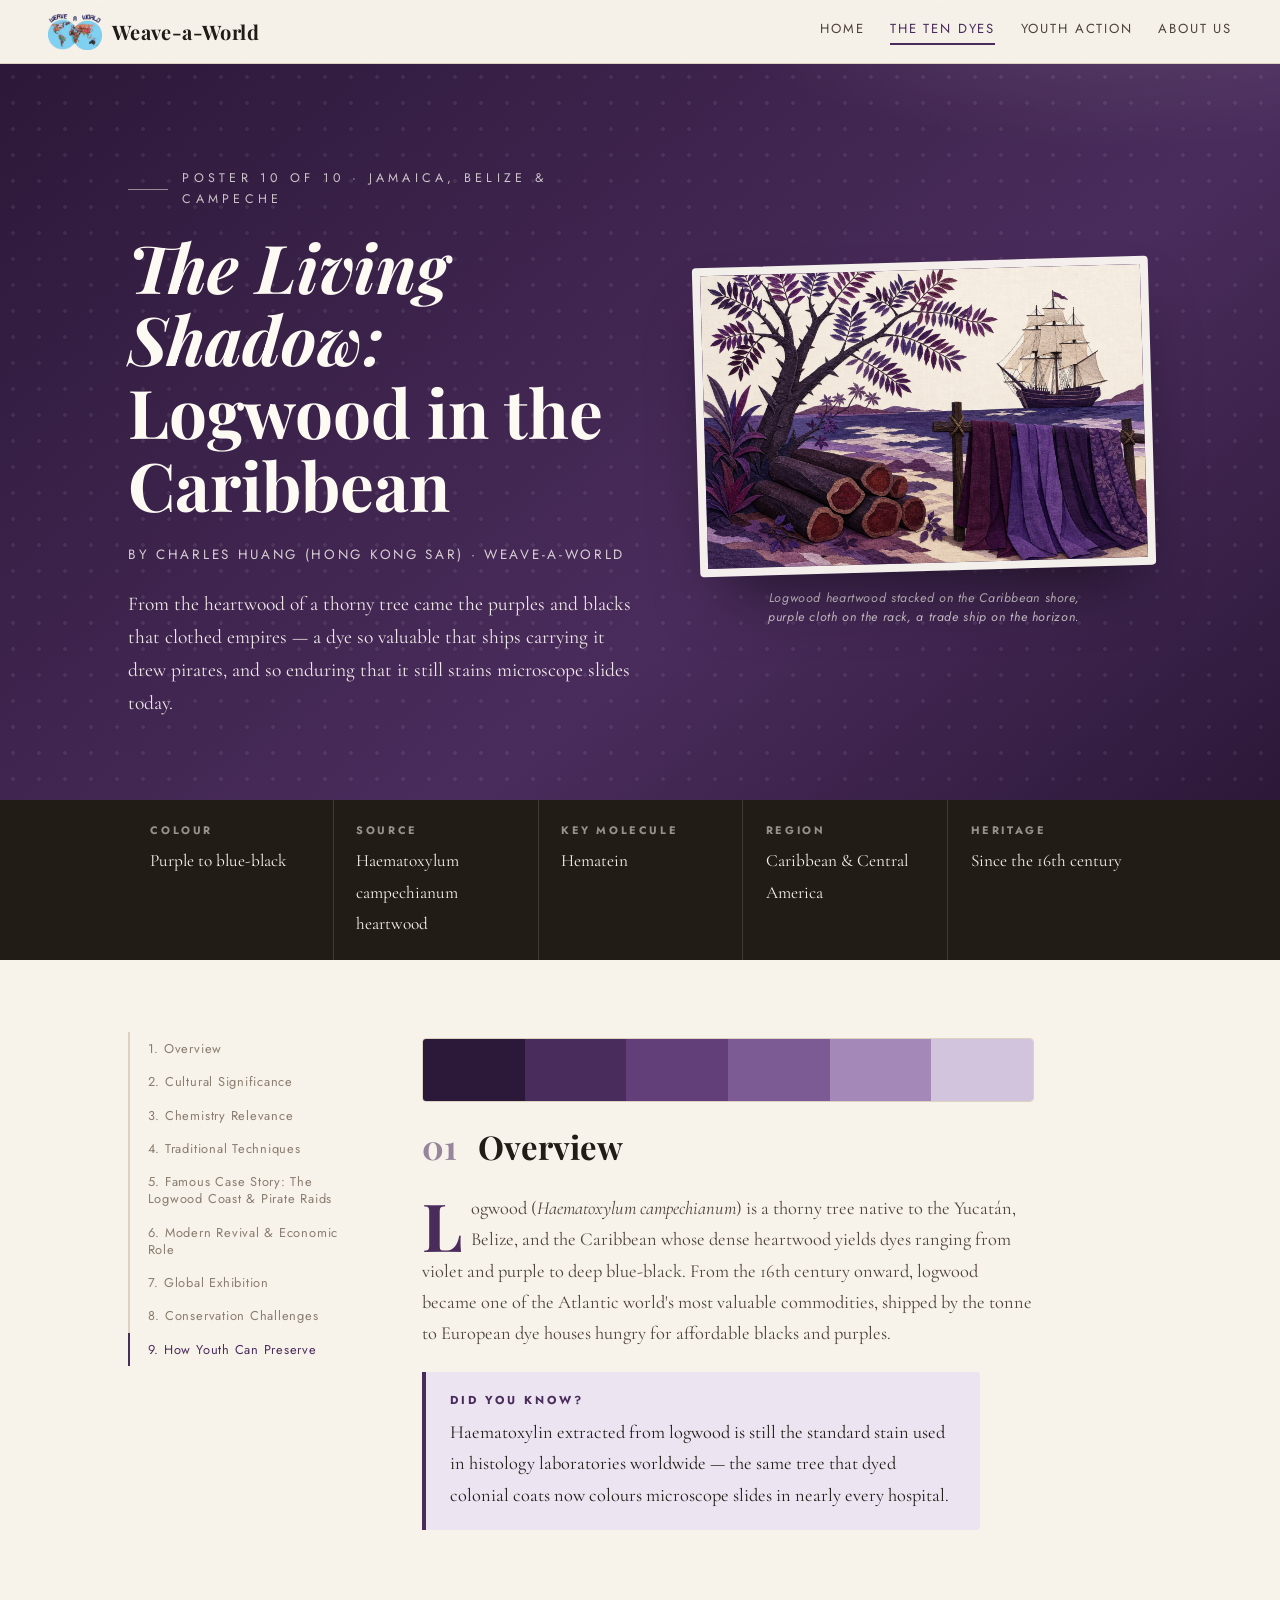
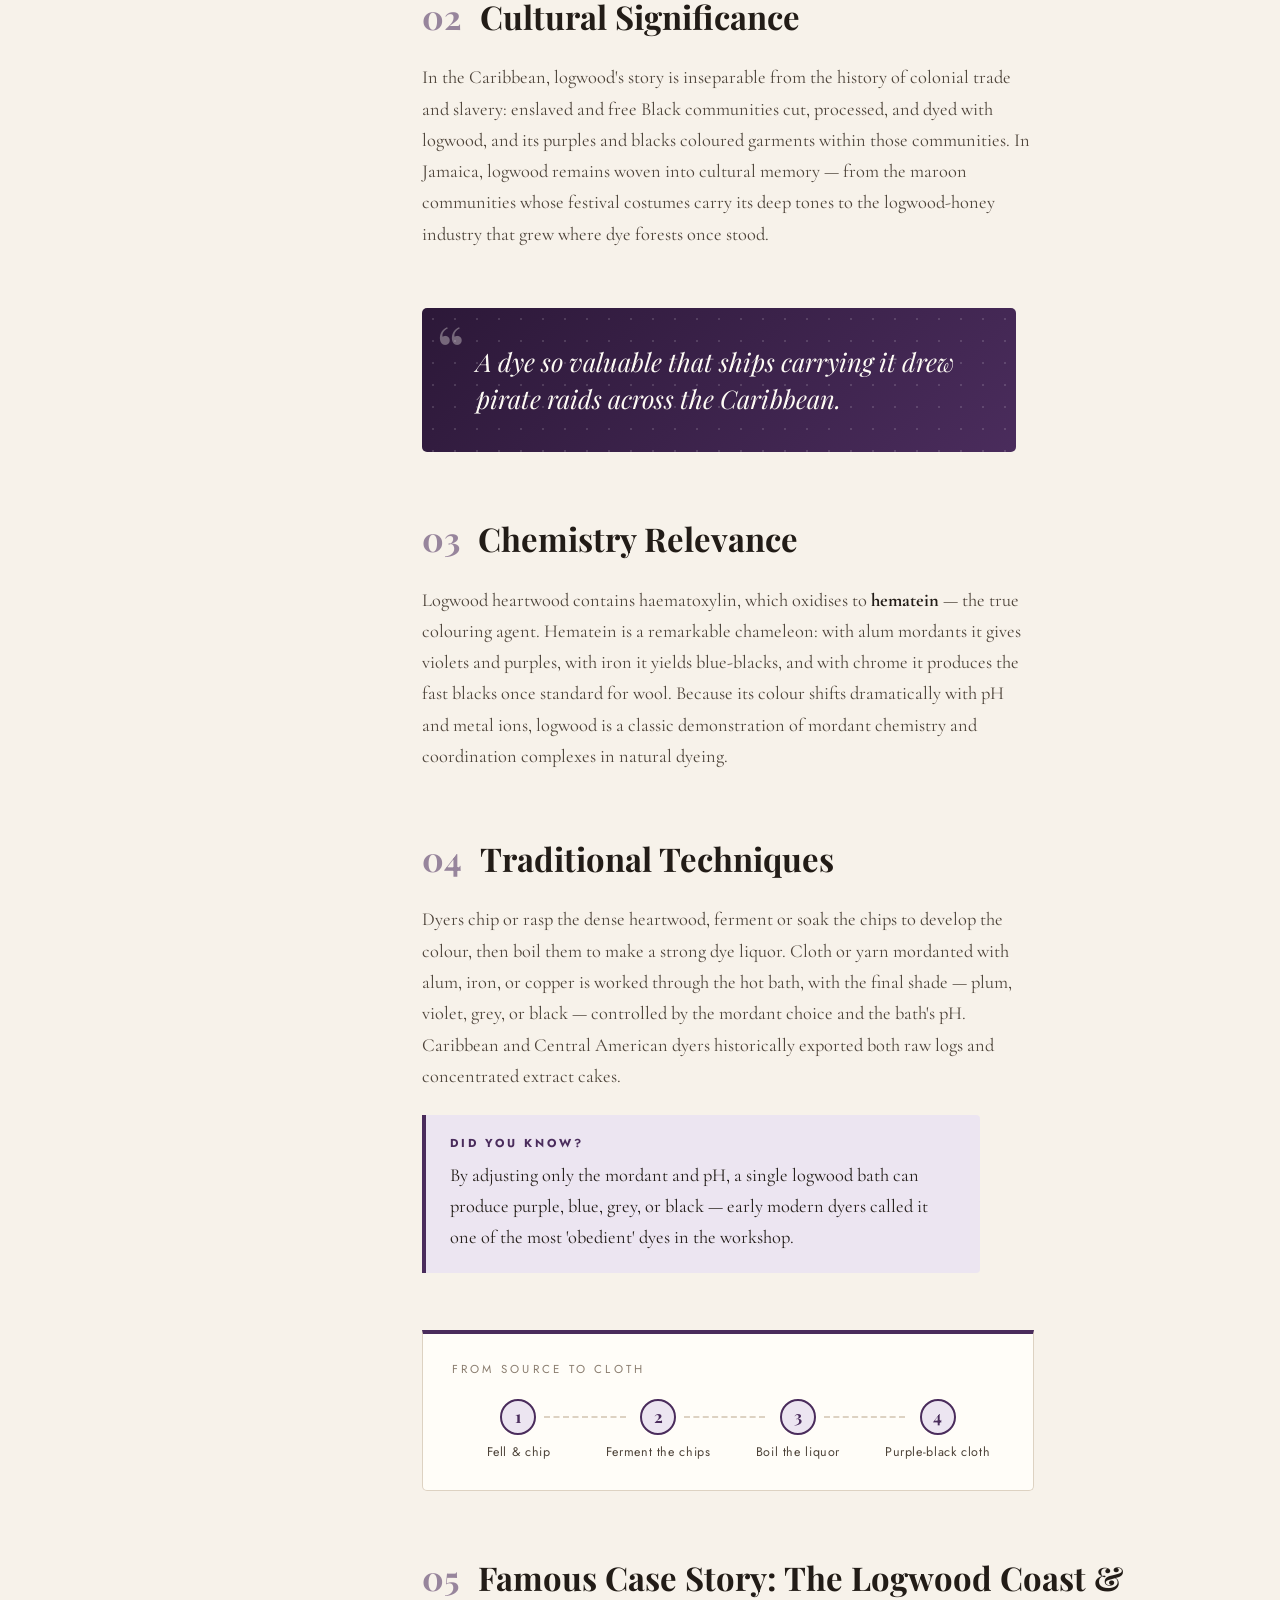
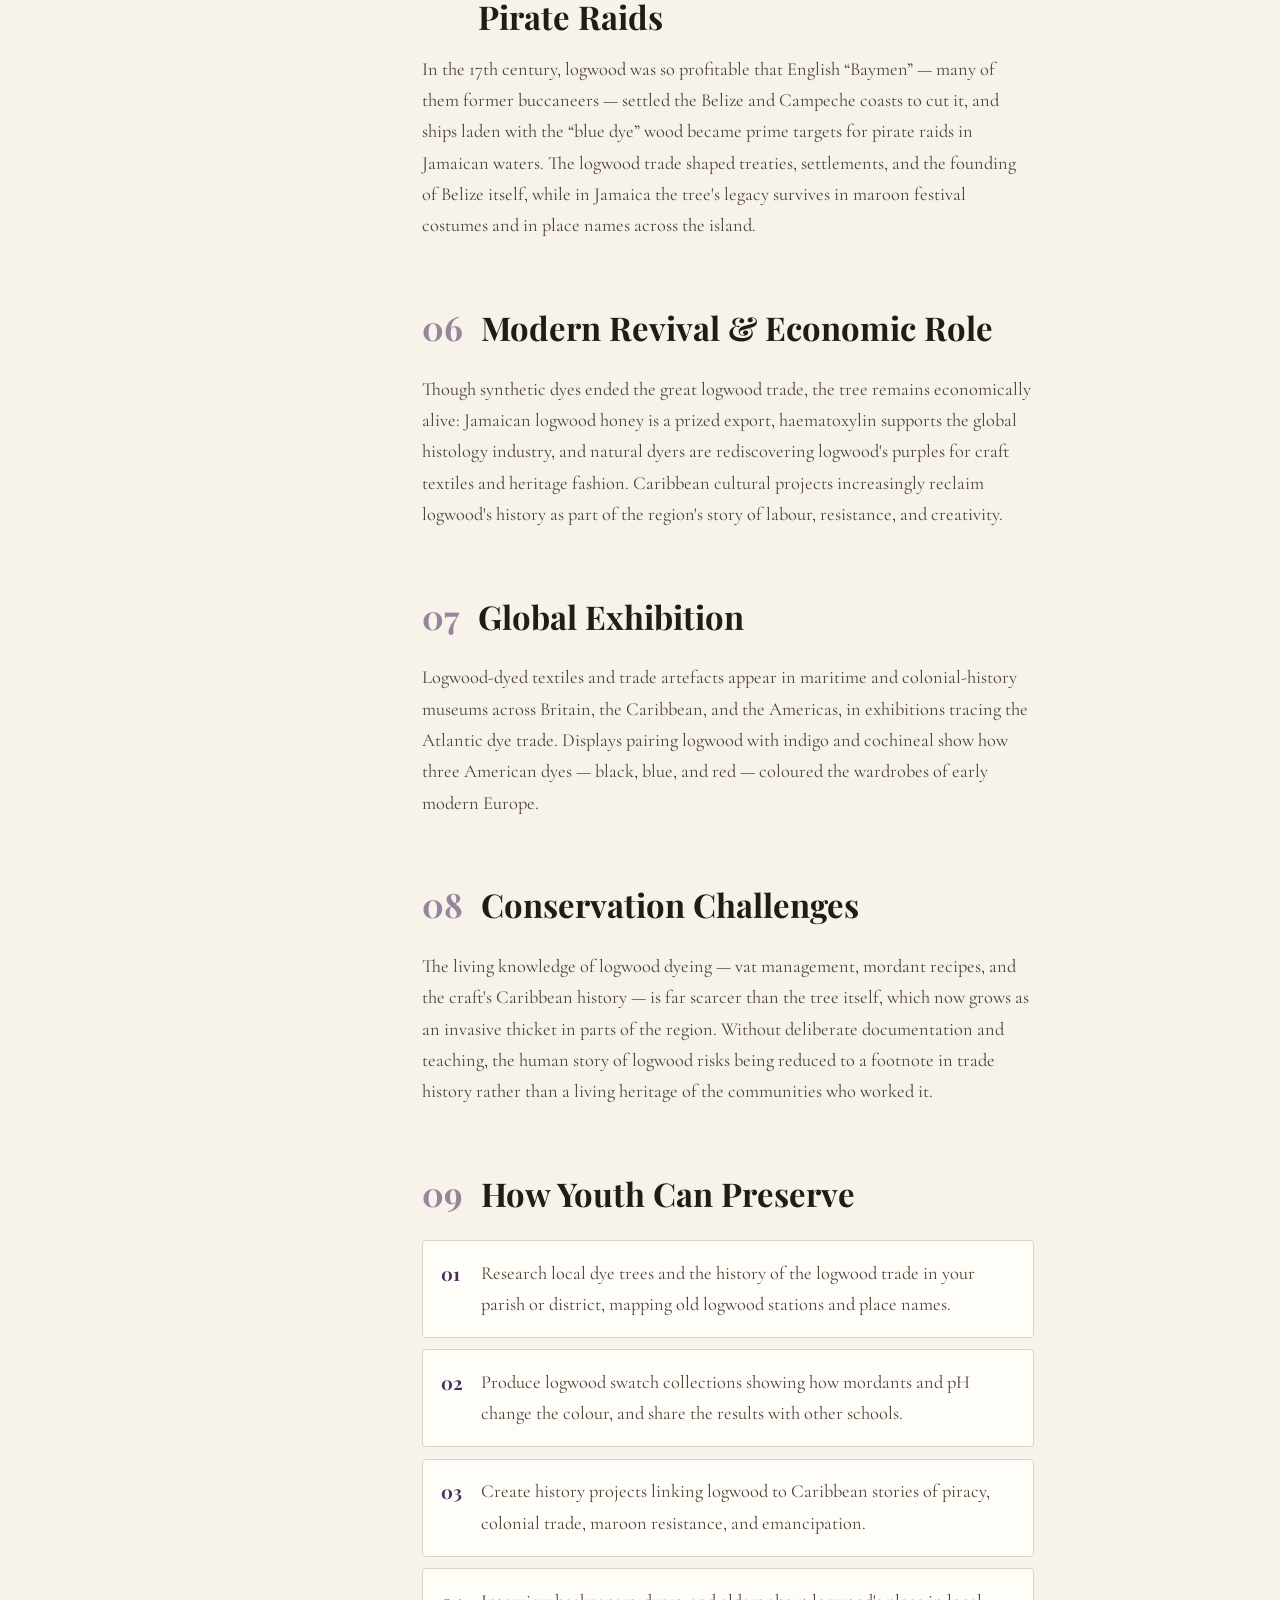
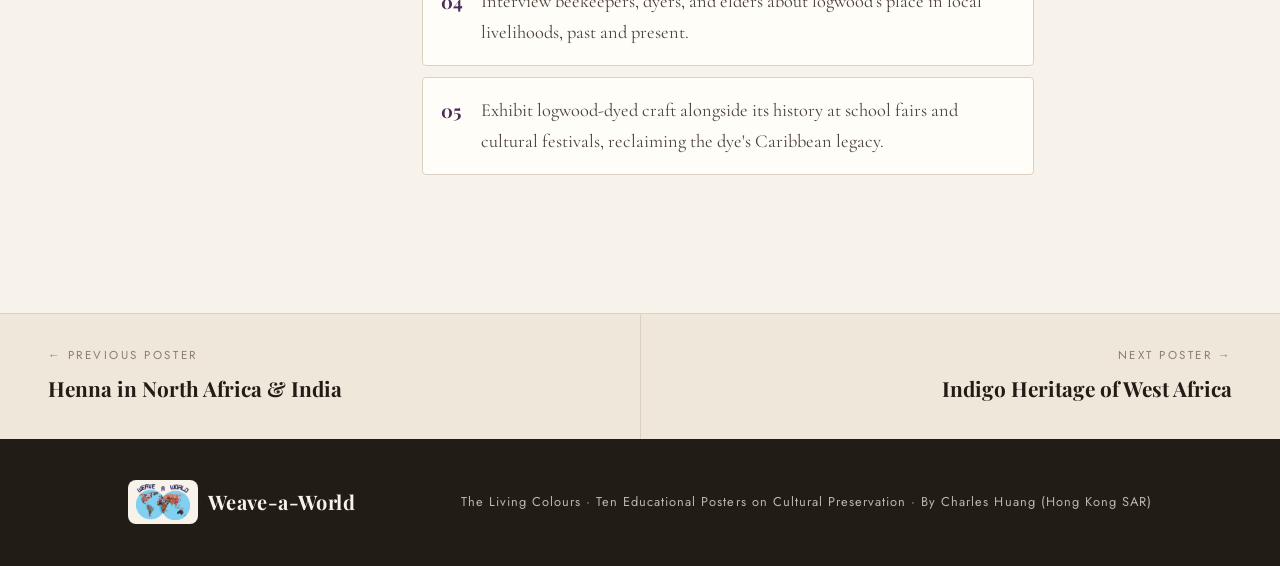
<file: dyes/logwood-caribbean.html>
<!DOCTYPE html>
<html lang="en">
<head>
  <meta charset="UTF-8" />
  <meta name="viewport" content="width=device-width, initial-scale=1.0" />
  <title>The Living Shadow: Logwood in the Caribbean · Weave-a-World</title>
  <script>
  (function () {
    try {
      if (sessionStorage.getItem("ww-assets-ready") === "1") return;
      if (sessionStorage.getItem("dye-wipe")) return;
    } catch (e) {}
    document.documentElement.classList.add("is-loading");
  })();
  </script>
  <style>
    html.is-loading, html.is-loading body { overflow: hidden !important; }
    .asset-loader {
      position: fixed; inset: 0; z-index: 10000;
      display: none; align-items: center; justify-content: center;
      background: #070707; color: #fff;
    }
    html.is-loading .asset-loader { display: flex; }
  </style>
  <link rel="preconnect" href="https://fonts.googleapis.com" />
  <link rel="preconnect" href="https://fonts.gstatic.com" crossorigin />
  <link href="https://fonts.googleapis.com/css2?family=Playfair+Display:ital,wght@0,500;0,700;1,500;1,700&family=Cormorant+Garamond:ital,wght@0,400;0,500;0,600;1,400;1,600&family=Jost:wght@300;400;500&family=Nunito:wght@700;800&display=swap" rel="stylesheet" />
  <link rel="icon" type="image/png" href="../images/favicon.png" />
  <link rel="stylesheet" href="../css/style.css?v=34" />
  <style>
    :root {
      --accent: #4a2c5c;
      --accent-deep: #2c1838;
      --accent-soft: #ece5f1;
    }
    body::before {
      background-image: url("../images/patterns/logwood-caribbean.jpg");
    }
  </style>
</head>
<body>
  <div class="asset-loader" id="asset-loader" role="status" aria-live="polite" aria-busy="true">
    <div class="asset-loader-inner">
      <div class="asset-loader-track" role="progressbar" aria-valuemin="0" aria-valuemax="100" aria-valuenow="0" id="asset-loader-bar">
        <span class="asset-loader-fill" id="asset-loader-fill"></span>
      </div>
      <p class="asset-loader-copy" id="asset-loader-copy">Loading 0%</p>
    </div>
  </div>
  <script>
  (function () {
    var el = document.getElementById("asset-loader");
    if (!el || !document.documentElement.classList.contains("is-loading")) {
      if (el) el.remove();
      return;
    }
    var urls = ["../images/logo.png", "../images/patterns/logwood-caribbean.jpg"];
    var fill = document.getElementById("asset-loader-fill");
    var bar = document.getElementById("asset-loader-bar");
    var copy = document.getElementById("asset-loader-copy");
    var done = 0;
    var index = 0;
    var running = 0;
    var finished = false;
    var CONC = 8;
    function setProgress(n, total) {
      var pct = total ? Math.round((n / total) * 100) : 100;
      if (fill) fill.style.width = pct + "%";
      if (bar) bar.setAttribute("aria-valuenow", String(pct));
      if (copy) copy.textContent = "Loading " + pct + "%";
    }
    function replayMotion() {
      document.querySelectorAll(".cloth, .splash-bg, .splash-waves path, .splash-scroll, .page-masthead .eyebrow, .page-masthead .masthead-solid, .page-masthead .masthead-script, .page-masthead .masthead-lede, .page-masthead .masthead-aside, .page-masthead .masthead-ribbon, .page-masthead .masthead-slash, .page-masthead .masthead-bar").forEach(function (node) {
        node.style.animation = "none";
        void node.offsetWidth;
        node.style.removeProperty("animation");
      });
    }
    function finish() {
      if (finished) return;
      finished = true;
      setProgress(urls.length, urls.length);
      try { sessionStorage.setItem("ww-assets-ready", "1"); } catch (e) {}
      el.classList.add("is-done");
      el.setAttribute("aria-busy", "false");
      document.documentElement.classList.remove("is-loading");
      document.documentElement.classList.add("is-ready");
      replayMotion();
      setTimeout(function () { el.remove(); }, 280);
    }
    function loadOne(src) {
      return new Promise(function (resolve) {
        var img = new Image();
        img.onload = img.onerror = function () { resolve(); };
        img.src = src;
      });
    }
    function pump() {
      if (done >= urls.length) { finish(); return; }
      while (running < CONC && index < urls.length) {
        running += 1;
        loadOne(urls[index++]).then(function () {
          running -= 1;
          done += 1;
          setProgress(done, urls.length);
          pump();
        });
      }
    }
    pump();
    setTimeout(finish, 1500);
  })();
  </script>
  <div class="dye-wipe" id="dye-wipe" aria-hidden="true">
    <span class="dye-wipe-sash h1"></span>
    <span class="dye-wipe-sash h2"></span>
    <span class="dye-wipe-sash h3"></span>
    <span class="dye-wipe-sash v1"></span>
    <span class="dye-wipe-sash v2"></span>
    <span class="dye-wipe-sash v3"></span>
    <span class="dye-wipe-sash v4"></span>
  </div>
  <script>
  (function () {
    if (!sessionStorage.getItem("dye-wipe")) return;
    sessionStorage.removeItem("dye-wipe");
    if (window.matchMedia("(prefers-reduced-motion: reduce)").matches) return;
    var el = document.getElementById("dye-wipe");
    if (!el) return;
    var elapsed = Date.now() - Number(sessionStorage.getItem("dye-wipe-start") || Date.now());
    if (elapsed < 0) elapsed = 0;
    if (elapsed > 850) elapsed = 850;
    el.style.setProperty("--seek", (-elapsed) + "ms");
    el.className = "dye-wipe active through";
    window.__dyeWipePlaying = true;
    var left = 1200 - elapsed;
    setTimeout(function () { el.classList.add("done"); }, Math.max(0, left - 100));
    setTimeout(function () {
      el.className = "dye-wipe";
      el.style.removeProperty("--seek");
      window.__dyeWipePlaying = false;
    }, left + 80);
  })();
  </script>

  <nav class="topnav">
    <a class="brand" href="../index.html"><img class="brand-logo" src="../images/logo.png" alt="Weave-a-World logo" />Weave-a-World</a>
    <div class="topnav-links">
      <a href="../index.html">Home</a>
      <a href="../collection.html" class="active">The Ten Dyes</a>
      <a href="../youth.html">Youth Action</a>
      <a href="../about.html">About Us</a>
    </div>
  </nav>

  <header class="poster-hero">
    <div class="shell poster-hero-grid">
      <div class="poster-hero-text">
        <div class="poster-kicker">Poster 10 of 10 · Jamaica, Belize &amp; Campeche</div>
        <h1><em>The Living Shadow:</em><br />Logwood in the Caribbean</h1>
        <p class="poster-byline">By Charles Huang (Hong Kong SAR) · Weave-a-World</p>
        <p class="poster-lede">From the heartwood of a thorny tree came the purples and blacks that clothed empires — a dye so valuable that ships carrying it drew pirates, and so enduring that it still stains microscope slides today.</p>
      </div>
      <figure class="poster-hero-art">
        <img src="../images/logwood-caribbean.png" alt="Textile-art illustration: Logwood in the Caribbean" />
        <figcaption>Logwood heartwood stacked on the Caribbean shore, purple cloth on the rack, a trade ship on the horizon.</figcaption>
      </figure>
    </div>
  </header>

  <div class="factbar">
    <div class="shell factbar-inner">
      <div class="fact"><b>Colour</b><span>Purple to blue-black</span></div>
      <div class="fact"><b>Source</b><span>Haematoxylum campechianum heartwood</span></div>
      <div class="fact"><b>Key molecule</b><span>Hematein</span></div>
      <div class="fact"><b>Region</b><span>Caribbean &amp; Central America</span></div>
      <div class="fact"><b>Heritage</b><span>Since the 16th century</span></div>
    </div>
  </div>


  <main class="poster-body">
    <div class="shell poster-layout">
      <aside class="poster-toc">
        <a href="#s1">1. Overview</a>
        <a href="#s2">2. Cultural Significance</a>
        <a href="#s3">3. Chemistry Relevance</a>
        <a href="#s4">4. Traditional Techniques</a>
        <a href="#s5">5. Famous Case Story: The Logwood Coast &amp; Pirate Raids</a>
        <a href="#s6">6. Modern Revival &amp; Economic Role</a>
        <a href="#s7">7. Global Exhibition</a>
        <a href="#s8">8. Conservation Challenges</a>
        <a href="#s9">9. How Youth Can Preserve</a>
      </aside>
      <article>
        <div class="palette-strip" aria-hidden="true"><span style="background:#2c1838"></span><span style="background:#4a2c5c"></span><span style="background:#623f78"></span><span style="background:#7c5a94"></span><span style="background:#a488b8"></span><span style="background:#d3c4de"></span></div>
      <section class="poster-section reveal" id="s1">
        <div class="poster-section-head">
          <span class="poster-section-num">01</span>
          <h2>Overview</h2>
        </div>
        <p class="dropcap">Logwood (<em>Haematoxylum campechianum</em>) is a thorny tree native to the Yucatán, Belize, and the Caribbean whose dense heartwood yields dyes ranging from violet and purple to deep blue-black. From the 16th century onward, logwood became one of the Atlantic world's most valuable commodities, shipped by the tonne to European dye houses hungry for affordable blacks and purples.</p>
        <div class="didyouknow">
          <b>Did you know?</b>
          <p>Haematoxylin extracted from logwood is still the standard stain used in histology laboratories worldwide — the same tree that dyed colonial coats now colours microscope slides in nearly every hospital.</p>
        </div>
      </section>
      <section class="poster-section reveal" id="s2">
        <div class="poster-section-head">
          <span class="poster-section-num">02</span>
          <h2>Cultural Significance</h2>
        </div>
        <p>In the Caribbean, logwood's story is inseparable from the history of colonial trade and slavery: enslaved and free Black communities cut, processed, and dyed with logwood, and its purples and blacks coloured garments within those communities. In Jamaica, logwood remains woven into cultural memory — from the maroon communities whose festival costumes carry its deep tones to the logwood-honey industry that grew where dye forests once stood.</p>
      </section>
      <blockquote class="pull-quote reveal">
        <span class="pull-quote-mark" aria-hidden="true">&ldquo;</span>
        <p>A dye so valuable that ships carrying it drew pirate raids across the Caribbean.</p>
      </blockquote>
      <section class="poster-section reveal" id="s3">
        <div class="poster-section-head">
          <span class="poster-section-num">03</span>
          <h2>Chemistry Relevance</h2>
        </div>
        <p>Logwood heartwood contains haematoxylin, which oxidises to <strong>hematein</strong> — the true colouring agent. Hematein is a remarkable chameleon: with alum mordants it gives violets and purples, with iron it yields blue-blacks, and with chrome it produces the fast blacks once standard for wool. Because its colour shifts dramatically with pH and metal ions, logwood is a classic demonstration of mordant chemistry and coordination complexes in natural dyeing.</p>
      </section>
      <section class="poster-section reveal" id="s4">
        <div class="poster-section-head">
          <span class="poster-section-num">04</span>
          <h2>Traditional Techniques</h2>
        </div>
        <p>Dyers chip or rasp the dense heartwood, ferment or soak the chips to develop the colour, then boil them to make a strong dye liquor. Cloth or yarn mordanted with alum, iron, or copper is worked through the hot bath, with the final shade — plum, violet, grey, or black — controlled by the mordant choice and the bath's pH. Caribbean and Central American dyers historically exported both raw logs and concentrated extract cakes.</p>
        <div class="didyouknow">
          <b>Did you know?</b>
          <p>By adjusting only the mordant and pH, a single logwood bath can produce purple, blue, grey, or black — early modern dyers called it one of the most 'obedient' dyes in the workshop.</p>
        </div>
      </section>
      <div class="process-strip reveal" aria-label="From plant to cloth">
        <span class="process-title">From Source to Cloth</span>
        <div class="process-steps">
          <div class="process-step">
            <span class="process-dot">1</span>
            <span class="process-label">Fell &amp; chip</span>
          </div>
          <div class="process-step">
            <span class="process-dot">2</span>
            <span class="process-label">Ferment the chips</span>
          </div>
          <div class="process-step">
            <span class="process-dot">3</span>
            <span class="process-label">Boil the liquor</span>
          </div>
          <div class="process-step">
            <span class="process-dot">4</span>
            <span class="process-label">Purple-black cloth</span>
          </div>
        </div>
      </div>
      <section class="poster-section reveal" id="s5">
        <div class="poster-section-head">
          <span class="poster-section-num">05</span>
          <h2>Famous Case Story: The Logwood Coast &amp; Pirate Raids</h2>
        </div>
        <p>In the 17th century, logwood was so profitable that English “Baymen” — many of them former buccaneers — settled the Belize and Campeche coasts to cut it, and ships laden with the “blue dye” wood became prime targets for pirate raids in Jamaican waters. The logwood trade shaped treaties, settlements, and the founding of Belize itself, while in Jamaica the tree's legacy survives in maroon festival costumes and in place names across the island.</p>
      </section>
      <section class="poster-section reveal" id="s6">
        <div class="poster-section-head">
          <span class="poster-section-num">06</span>
          <h2>Modern Revival &amp; Economic Role</h2>
        </div>
        <p>Though synthetic dyes ended the great logwood trade, the tree remains economically alive: Jamaican logwood honey is a prized export, haematoxylin supports the global histology industry, and natural dyers are rediscovering logwood's purples for craft textiles and heritage fashion. Caribbean cultural projects increasingly reclaim logwood's history as part of the region's story of labour, resistance, and creativity.</p>
      </section>
      <section class="poster-section reveal" id="s7">
        <div class="poster-section-head">
          <span class="poster-section-num">07</span>
          <h2>Global Exhibition</h2>
        </div>
        <p>Logwood-dyed textiles and trade artefacts appear in maritime and colonial-history museums across Britain, the Caribbean, and the Americas, in exhibitions tracing the Atlantic dye trade. Displays pairing logwood with indigo and cochineal show how three American dyes — black, blue, and red — coloured the wardrobes of early modern Europe.</p>
      </section>
      <section class="poster-section reveal" id="s8">
        <div class="poster-section-head">
          <span class="poster-section-num">08</span>
          <h2>Conservation Challenges</h2>
        </div>
        <p>The living knowledge of logwood dyeing — vat management, mordant recipes, and the craft's Caribbean history — is far scarcer than the tree itself, which now grows as an invasive thicket in parts of the region. Without deliberate documentation and teaching, the human story of logwood risks being reduced to a footnote in trade history rather than a living heritage of the communities who worked it.</p>
      </section>
      <section class="poster-section reveal" id="s9">
        <div class="poster-section-head">
          <span class="poster-section-num">09</span>
          <h2>How Youth Can Preserve</h2>
        </div>
        <ol class="youth-list">
          <li>Research local dye trees and the history of the logwood trade in your parish or district, mapping old logwood stations and place names.</li>
          <li>Produce logwood swatch collections showing how mordants and pH change the colour, and share the results with other schools.</li>
          <li>Create history projects linking logwood to Caribbean stories of piracy, colonial trade, maroon resistance, and emancipation.</li>
          <li>Interview beekeepers, dyers, and elders about logwood's place in local livelihoods, past and present.</li>
          <li>Exhibit logwood-dyed craft alongside its history at school fairs and cultural festivals, reclaiming the dye's Caribbean legacy.</li>
        </ol>
      </section>
      </article>
    </div>
  </main>

  <nav class="pager">
    <div class="pager-inner">
      <a href="henna-north-africa-india.html" class="prev">
        <small>&larr; Previous poster</small>
        <b>Henna in North Africa &amp; India</b>
      </a>
      <a href="indigo-west-africa.html" class="next">
        <small>Next poster &rarr;</small>
        <b>Indigo Heritage of West Africa</b>
      </a>
    </div>
  </nav>

  <footer>
    <div class="shell footer-inner">
      <a class="brand" href="../index.html"><span class="footer-logo-chip"><img class="brand-logo" src="../images/logo.png" alt="Weave-a-World logo" /></span>Weave-a-World</a>
      <p>The Living Colours · Ten Educational Posters on Cultural Preservation · By Charles Huang (Hong Kong SAR)</p>
    </div>
  </footer>
  <script src="../js/main.js?v=34"></script>
</body>
</html>
</file>
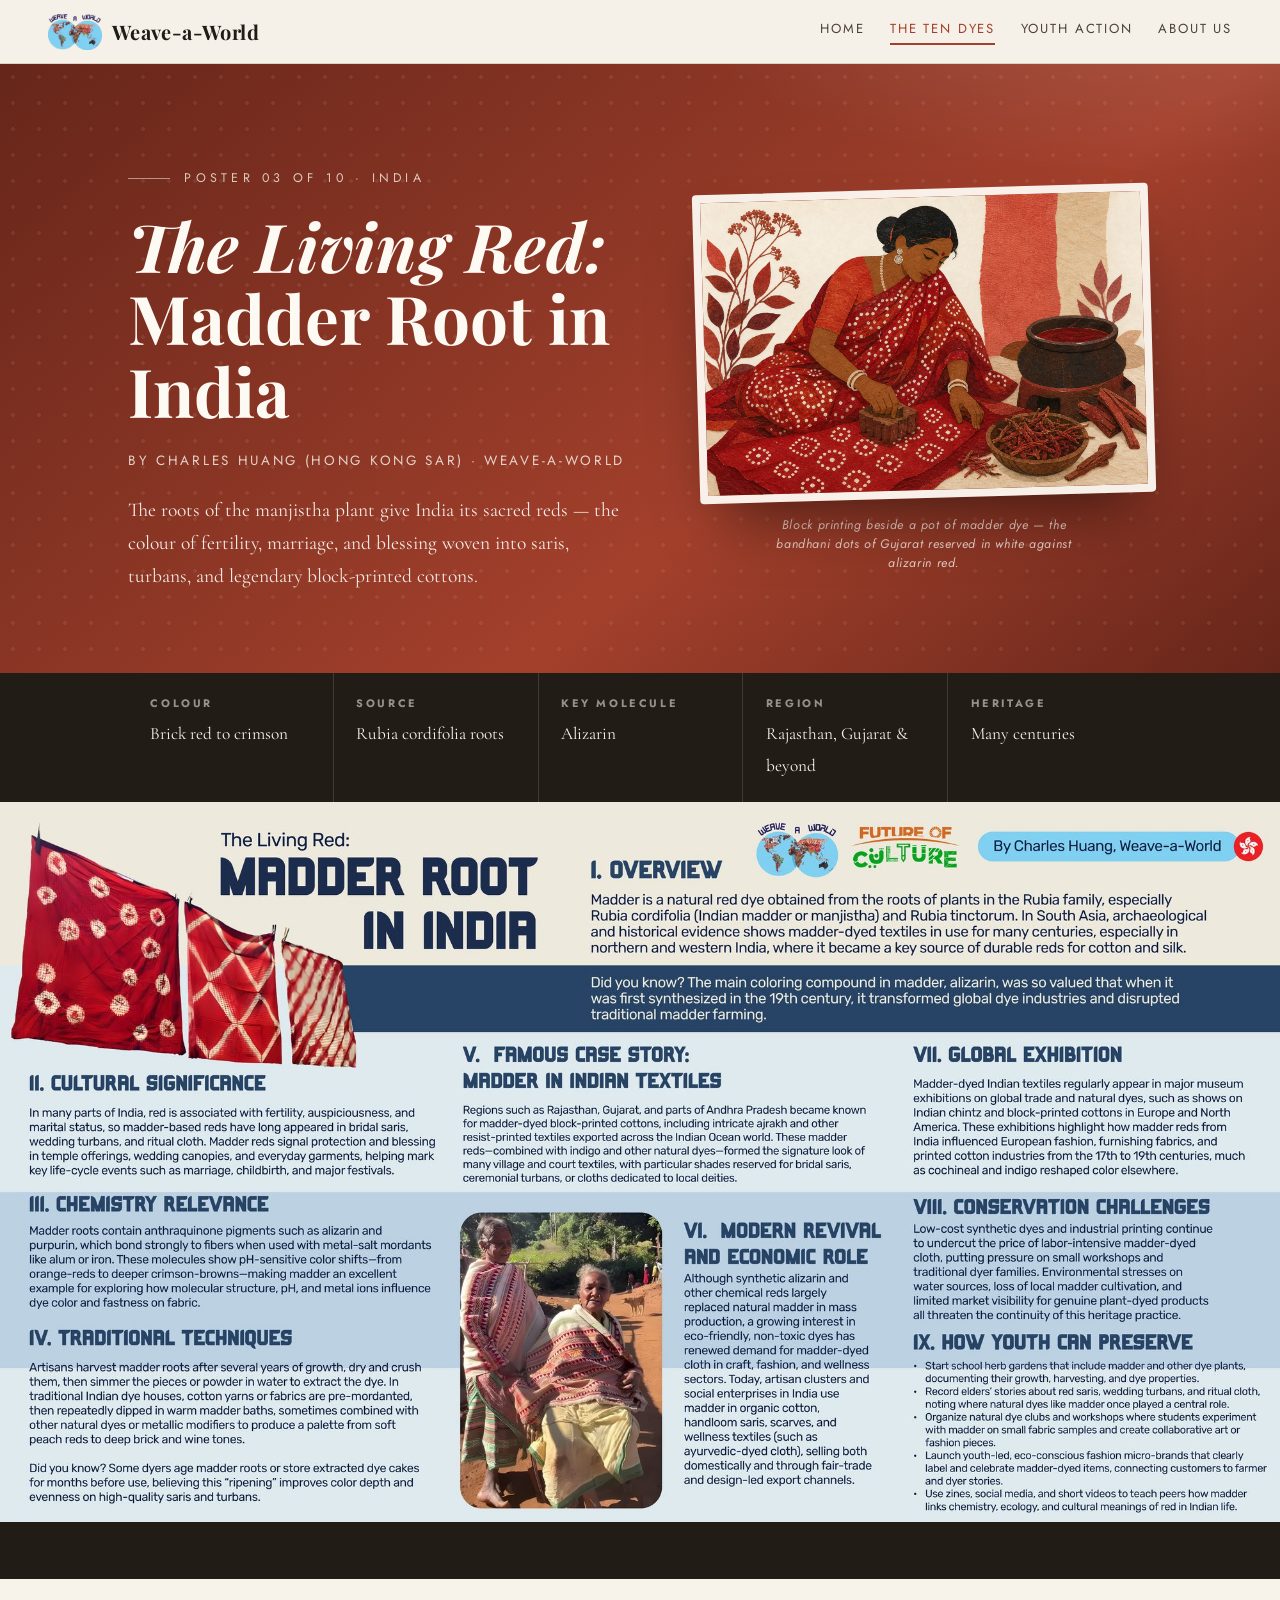
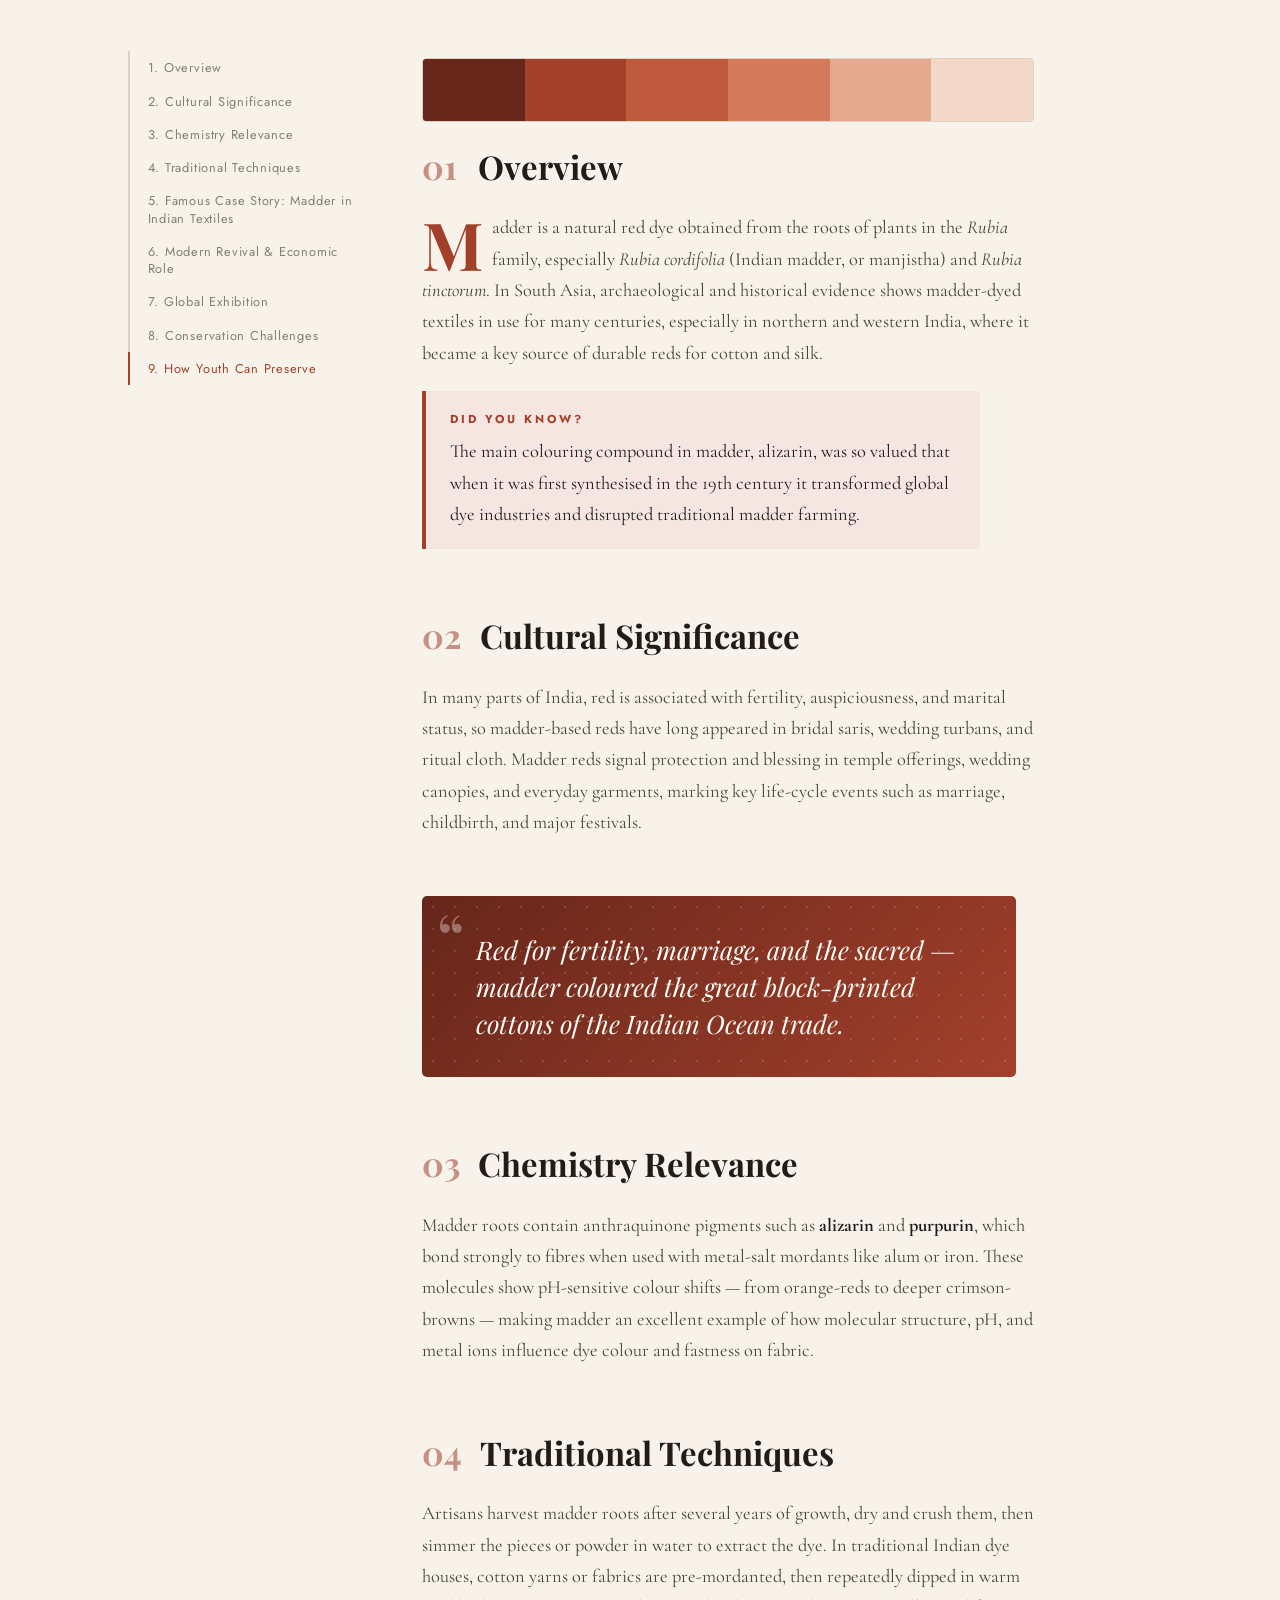
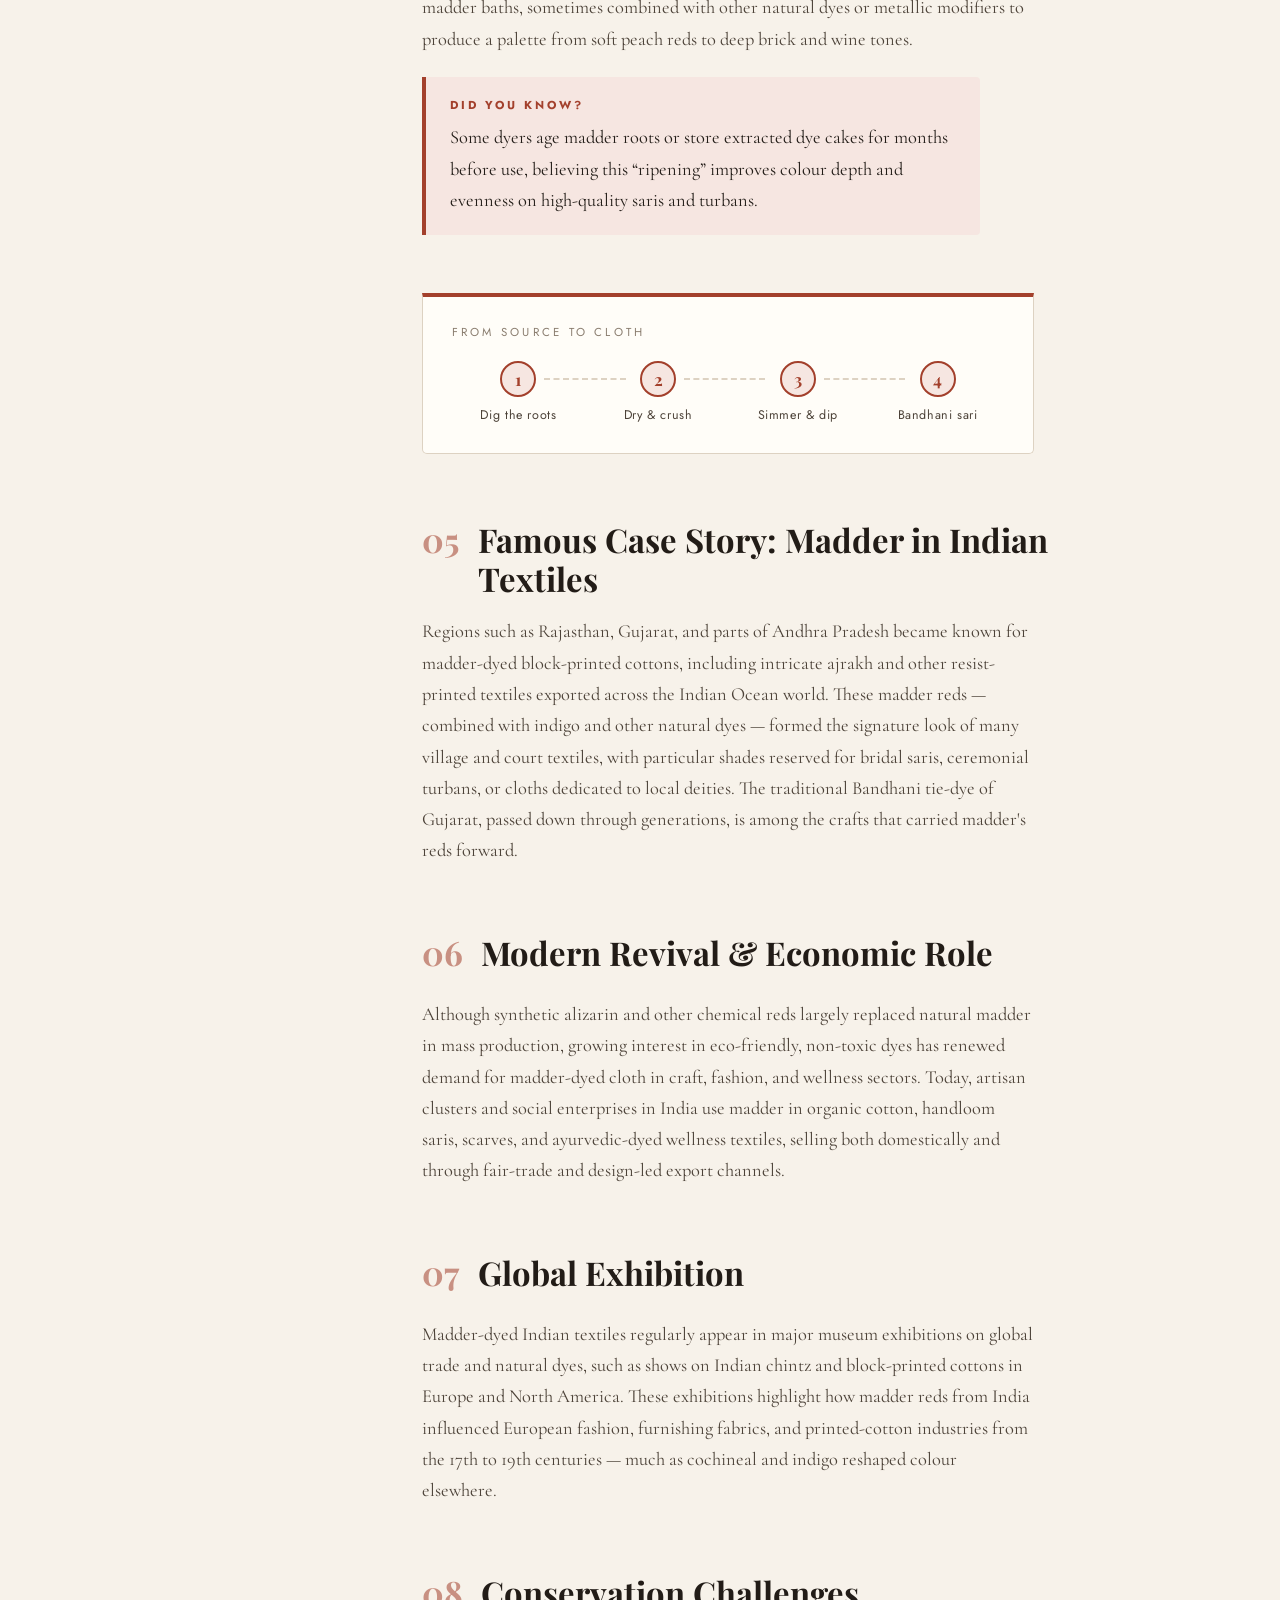
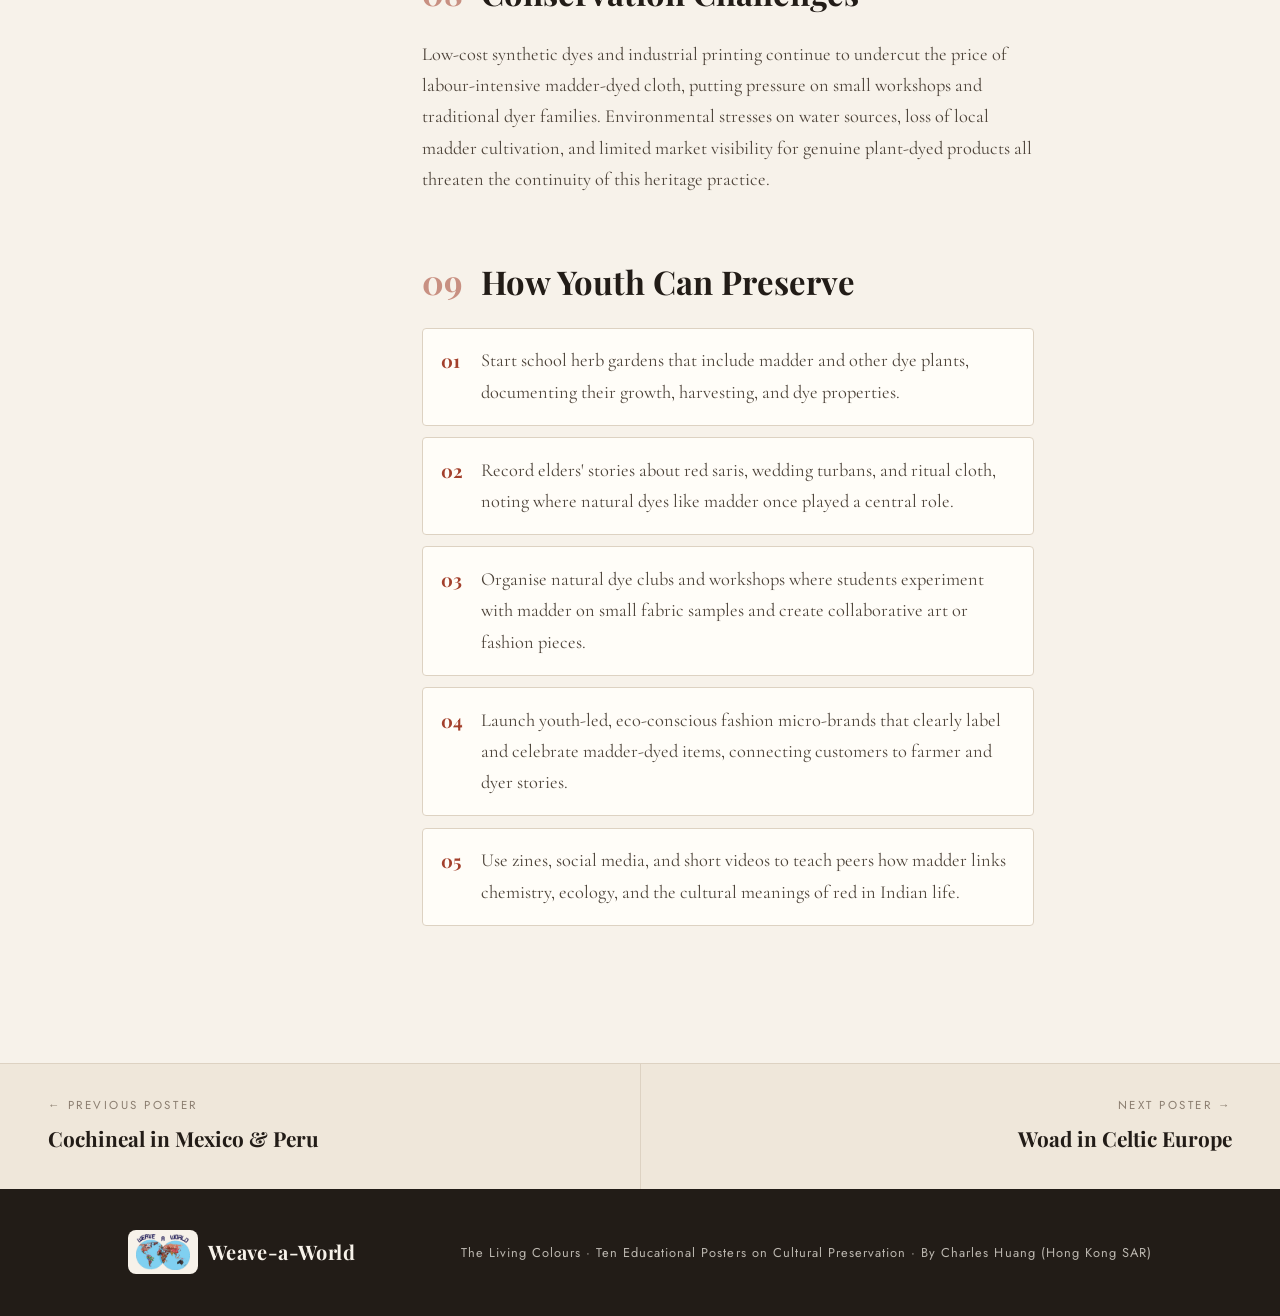
<file: dyes/madder-india.html>
<!DOCTYPE html>
<html lang="en">
<head>
  <meta charset="UTF-8" />
  <meta name="viewport" content="width=device-width, initial-scale=1.0" />
  <title>The Living Red: Madder Root in India · Weave-a-World</title>
  <script>
  (function () {
    try {
      if (sessionStorage.getItem("ww-assets-ready") === "1") return;
      if (sessionStorage.getItem("dye-wipe")) return;
    } catch (e) {}
    document.documentElement.classList.add("is-loading");
  })();
  </script>
  <style>
    html.is-loading, html.is-loading body { overflow: hidden !important; }
    .asset-loader {
      position: fixed; inset: 0; z-index: 10000;
      display: none; align-items: center; justify-content: center;
      background: #070707; color: #fff;
    }
    html.is-loading .asset-loader { display: flex; }
  </style>
  <link rel="preconnect" href="https://fonts.googleapis.com" />
  <link rel="preconnect" href="https://fonts.gstatic.com" crossorigin />
  <link href="https://fonts.googleapis.com/css2?family=Playfair+Display:ital,wght@0,500;0,700;1,500;1,700&family=Cormorant+Garamond:ital,wght@0,400;0,500;0,600;1,400;1,600&family=Jost:wght@300;400;500&family=Nunito:wght@700;800&display=swap" rel="stylesheet" />
  <link rel="icon" type="image/png" href="../images/favicon.png" />
  <link rel="stylesheet" href="../css/style.css?v=34" />
  <style>
    :root {
      --accent: #a3402c;
      --accent-deep: #66261a;
      --accent-soft: #f6e6e1;
    }
    body::before {
      background-image: url("../images/patterns/madder-india.jpg");
    }
  </style>
</head>
<body>
  <div class="asset-loader" id="asset-loader" role="status" aria-live="polite" aria-busy="true">
    <div class="asset-loader-inner">
      <div class="asset-loader-track" role="progressbar" aria-valuemin="0" aria-valuemax="100" aria-valuenow="0" id="asset-loader-bar">
        <span class="asset-loader-fill" id="asset-loader-fill"></span>
      </div>
      <p class="asset-loader-copy" id="asset-loader-copy">Loading 0%</p>
    </div>
  </div>
  <script>
  (function () {
    var el = document.getElementById("asset-loader");
    if (!el || !document.documentElement.classList.contains("is-loading")) {
      if (el) el.remove();
      return;
    }
    var urls = ["../images/logo.png", "../images/patterns/madder-india.jpg", "../images/infographics/madder-india.jpg"];
    var fill = document.getElementById("asset-loader-fill");
    var bar = document.getElementById("asset-loader-bar");
    var copy = document.getElementById("asset-loader-copy");
    var done = 0;
    var index = 0;
    var running = 0;
    var finished = false;
    var CONC = 8;
    function setProgress(n, total) {
      var pct = total ? Math.round((n / total) * 100) : 100;
      if (fill) fill.style.width = pct + "%";
      if (bar) bar.setAttribute("aria-valuenow", String(pct));
      if (copy) copy.textContent = "Loading " + pct + "%";
    }
    function replayMotion() {
      document.querySelectorAll(".cloth, .splash-bg, .splash-waves path, .splash-scroll, .page-masthead .eyebrow, .page-masthead .masthead-solid, .page-masthead .masthead-script, .page-masthead .masthead-lede, .page-masthead .masthead-aside, .page-masthead .masthead-ribbon, .page-masthead .masthead-slash, .page-masthead .masthead-bar").forEach(function (node) {
        node.style.animation = "none";
        void node.offsetWidth;
        node.style.removeProperty("animation");
      });
    }
    function finish() {
      if (finished) return;
      finished = true;
      setProgress(urls.length, urls.length);
      try { sessionStorage.setItem("ww-assets-ready", "1"); } catch (e) {}
      el.classList.add("is-done");
      el.setAttribute("aria-busy", "false");
      document.documentElement.classList.remove("is-loading");
      document.documentElement.classList.add("is-ready");
      replayMotion();
      setTimeout(function () { el.remove(); }, 280);
    }
    function loadOne(src) {
      return new Promise(function (resolve) {
        var img = new Image();
        img.onload = img.onerror = function () { resolve(); };
        img.src = src;
      });
    }
    function pump() {
      if (done >= urls.length) { finish(); return; }
      while (running < CONC && index < urls.length) {
        running += 1;
        loadOne(urls[index++]).then(function () {
          running -= 1;
          done += 1;
          setProgress(done, urls.length);
          pump();
        });
      }
    }
    pump();
    setTimeout(finish, 1500);
  })();
  </script>
  <div class="dye-wipe" id="dye-wipe" aria-hidden="true">
    <span class="dye-wipe-sash h1"></span>
    <span class="dye-wipe-sash h2"></span>
    <span class="dye-wipe-sash h3"></span>
    <span class="dye-wipe-sash v1"></span>
    <span class="dye-wipe-sash v2"></span>
    <span class="dye-wipe-sash v3"></span>
    <span class="dye-wipe-sash v4"></span>
  </div>
  <script>
  (function () {
    if (!sessionStorage.getItem("dye-wipe")) return;
    sessionStorage.removeItem("dye-wipe");
    if (window.matchMedia("(prefers-reduced-motion: reduce)").matches) return;
    var el = document.getElementById("dye-wipe");
    if (!el) return;
    var elapsed = Date.now() - Number(sessionStorage.getItem("dye-wipe-start") || Date.now());
    if (elapsed < 0) elapsed = 0;
    if (elapsed > 850) elapsed = 850;
    el.style.setProperty("--seek", (-elapsed) + "ms");
    el.className = "dye-wipe active through";
    window.__dyeWipePlaying = true;
    var left = 1200 - elapsed;
    setTimeout(function () { el.classList.add("done"); }, Math.max(0, left - 100));
    setTimeout(function () {
      el.className = "dye-wipe";
      el.style.removeProperty("--seek");
      window.__dyeWipePlaying = false;
    }, left + 80);
  })();
  </script>

  <nav class="topnav">
    <a class="brand" href="../index.html"><img class="brand-logo" src="../images/logo.png" alt="Weave-a-World logo" />Weave-a-World</a>
    <div class="topnav-links">
      <a href="../index.html">Home</a>
      <a href="../collection.html" class="active">The Ten Dyes</a>
      <a href="../youth.html">Youth Action</a>
      <a href="../about.html">About Us</a>
    </div>
  </nav>

  <header class="poster-hero">
    <div class="shell poster-hero-grid">
      <div class="poster-hero-text">
        <div class="poster-kicker">Poster 03 of 10 · India</div>
        <h1><em>The Living Red:</em><br />Madder Root in India</h1>
        <p class="poster-byline">By Charles Huang (Hong Kong SAR) · Weave-a-World</p>
        <p class="poster-lede">The roots of the manjistha plant give India its sacred reds — the colour of fertility, marriage, and blessing woven into saris, turbans, and legendary block-printed cottons.</p>
      </div>
      <figure class="poster-hero-art">
        <img src="../images/madder-india.png" alt="Textile-art illustration: Madder Root in India" />
        <figcaption>Block printing beside a pot of madder dye — the bandhani dots of Gujarat reserved in white against alizarin red.</figcaption>
      </figure>
    </div>
  </header>

  <div class="factbar">
    <div class="shell factbar-inner">
      <div class="fact"><b>Colour</b><span>Brick red to crimson</span></div>
      <div class="fact"><b>Source</b><span>Rubia cordifolia roots</span></div>
      <div class="fact"><b>Key molecule</b><span>Alizarin</span></div>
      <div class="fact"><b>Region</b><span>Rajasthan, Gujarat &amp; beyond</span></div>
      <div class="fact"><b>Heritage</b><span>Many centuries</span></div>
    </div>
  </div>
  <figure class="poster-infographic">
    <img src="../images/infographics/madder-india.jpg" alt="Infographic poster: The Living Red: Madder Root in India" />
  </figure>
  <div class="poster-rule" aria-hidden="true"></div>


  <main class="poster-body">
    <div class="shell poster-layout">
      <aside class="poster-toc">
        <a href="#s1">1. Overview</a>
        <a href="#s2">2. Cultural Significance</a>
        <a href="#s3">3. Chemistry Relevance</a>
        <a href="#s4">4. Traditional Techniques</a>
        <a href="#s5">5. Famous Case Story: Madder in Indian Textiles</a>
        <a href="#s6">6. Modern Revival &amp; Economic Role</a>
        <a href="#s7">7. Global Exhibition</a>
        <a href="#s8">8. Conservation Challenges</a>
        <a href="#s9">9. How Youth Can Preserve</a>
      </aside>
      <article>
        <div class="palette-strip" aria-hidden="true"><span style="background:#66261a"></span><span style="background:#a3402c"></span><span style="background:#bf5a3c"></span><span style="background:#d47a5a"></span><span style="background:#e5a98f"></span><span style="background:#f3d7c9"></span></div>
      <section class="poster-section reveal" id="s1">
        <div class="poster-section-head">
          <span class="poster-section-num">01</span>
          <h2>Overview</h2>
        </div>
        <p class="dropcap">Madder is a natural red dye obtained from the roots of plants in the <em>Rubia</em> family, especially <em>Rubia cordifolia</em> (Indian madder, or manjistha) and <em>Rubia tinctorum</em>. In South Asia, archaeological and historical evidence shows madder-dyed textiles in use for many centuries, especially in northern and western India, where it became a key source of durable reds for cotton and silk.</p>
        <div class="didyouknow">
          <b>Did you know?</b>
          <p>The main colouring compound in madder, alizarin, was so valued that when it was first synthesised in the 19th century it transformed global dye industries and disrupted traditional madder farming.</p>
        </div>
      </section>
      <section class="poster-section reveal" id="s2">
        <div class="poster-section-head">
          <span class="poster-section-num">02</span>
          <h2>Cultural Significance</h2>
        </div>
        <p>In many parts of India, red is associated with fertility, auspiciousness, and marital status, so madder-based reds have long appeared in bridal saris, wedding turbans, and ritual cloth. Madder reds signal protection and blessing in temple offerings, wedding canopies, and everyday garments, marking key life-cycle events such as marriage, childbirth, and major festivals.</p>
      </section>
      <blockquote class="pull-quote reveal">
        <span class="pull-quote-mark" aria-hidden="true">&ldquo;</span>
        <p>Red for fertility, marriage, and the sacred — madder coloured the great block-printed cottons of the Indian Ocean trade.</p>
      </blockquote>
      <section class="poster-section reveal" id="s3">
        <div class="poster-section-head">
          <span class="poster-section-num">03</span>
          <h2>Chemistry Relevance</h2>
        </div>
        <p>Madder roots contain anthraquinone pigments such as <strong>alizarin</strong> and <strong>purpurin</strong>, which bond strongly to fibres when used with metal-salt mordants like alum or iron. These molecules show pH-sensitive colour shifts — from orange-reds to deeper crimson-browns — making madder an excellent example of how molecular structure, pH, and metal ions influence dye colour and fastness on fabric.</p>
      </section>
      <section class="poster-section reveal" id="s4">
        <div class="poster-section-head">
          <span class="poster-section-num">04</span>
          <h2>Traditional Techniques</h2>
        </div>
        <p>Artisans harvest madder roots after several years of growth, dry and crush them, then simmer the pieces or powder in water to extract the dye. In traditional Indian dye houses, cotton yarns or fabrics are pre-mordanted, then repeatedly dipped in warm madder baths, sometimes combined with other natural dyes or metallic modifiers to produce a palette from soft peach reds to deep brick and wine tones.</p>
        <div class="didyouknow">
          <b>Did you know?</b>
          <p>Some dyers age madder roots or store extracted dye cakes for months before use, believing this “ripening” improves colour depth and evenness on high-quality saris and turbans.</p>
        </div>
      </section>
      <div class="process-strip reveal" aria-label="From plant to cloth">
        <span class="process-title">From Source to Cloth</span>
        <div class="process-steps">
          <div class="process-step">
            <span class="process-dot">1</span>
            <span class="process-label">Dig the roots</span>
          </div>
          <div class="process-step">
            <span class="process-dot">2</span>
            <span class="process-label">Dry &amp; crush</span>
          </div>
          <div class="process-step">
            <span class="process-dot">3</span>
            <span class="process-label">Simmer &amp; dip</span>
          </div>
          <div class="process-step">
            <span class="process-dot">4</span>
            <span class="process-label">Bandhani sari</span>
          </div>
        </div>
      </div>
      <section class="poster-section reveal" id="s5">
        <div class="poster-section-head">
          <span class="poster-section-num">05</span>
          <h2>Famous Case Story: Madder in Indian Textiles</h2>
        </div>
        <p>Regions such as Rajasthan, Gujarat, and parts of Andhra Pradesh became known for madder-dyed block-printed cottons, including intricate ajrakh and other resist-printed textiles exported across the Indian Ocean world. These madder reds — combined with indigo and other natural dyes — formed the signature look of many village and court textiles, with particular shades reserved for bridal saris, ceremonial turbans, or cloths dedicated to local deities. The traditional Bandhani tie-dye of Gujarat, passed down through generations, is among the crafts that carried madder's reds forward.</p>
      </section>
      <section class="poster-section reveal" id="s6">
        <div class="poster-section-head">
          <span class="poster-section-num">06</span>
          <h2>Modern Revival &amp; Economic Role</h2>
        </div>
        <p>Although synthetic alizarin and other chemical reds largely replaced natural madder in mass production, growing interest in eco-friendly, non-toxic dyes has renewed demand for madder-dyed cloth in craft, fashion, and wellness sectors. Today, artisan clusters and social enterprises in India use madder in organic cotton, handloom saris, scarves, and ayurvedic-dyed wellness textiles, selling both domestically and through fair-trade and design-led export channels.</p>
      </section>
      <section class="poster-section reveal" id="s7">
        <div class="poster-section-head">
          <span class="poster-section-num">07</span>
          <h2>Global Exhibition</h2>
        </div>
        <p>Madder-dyed Indian textiles regularly appear in major museum exhibitions on global trade and natural dyes, such as shows on Indian chintz and block-printed cottons in Europe and North America. These exhibitions highlight how madder reds from India influenced European fashion, furnishing fabrics, and printed-cotton industries from the 17th to 19th centuries — much as cochineal and indigo reshaped colour elsewhere.</p>
      </section>
      <section class="poster-section reveal" id="s8">
        <div class="poster-section-head">
          <span class="poster-section-num">08</span>
          <h2>Conservation Challenges</h2>
        </div>
        <p>Low-cost synthetic dyes and industrial printing continue to undercut the price of labour-intensive madder-dyed cloth, putting pressure on small workshops and traditional dyer families. Environmental stresses on water sources, loss of local madder cultivation, and limited market visibility for genuine plant-dyed products all threaten the continuity of this heritage practice.</p>
      </section>
      <section class="poster-section reveal" id="s9">
        <div class="poster-section-head">
          <span class="poster-section-num">09</span>
          <h2>How Youth Can Preserve</h2>
        </div>
        <ol class="youth-list">
          <li>Start school herb gardens that include madder and other dye plants, documenting their growth, harvesting, and dye properties.</li>
          <li>Record elders' stories about red saris, wedding turbans, and ritual cloth, noting where natural dyes like madder once played a central role.</li>
          <li>Organise natural dye clubs and workshops where students experiment with madder on small fabric samples and create collaborative art or fashion pieces.</li>
          <li>Launch youth-led, eco-conscious fashion micro-brands that clearly label and celebrate madder-dyed items, connecting customers to farmer and dyer stories.</li>
          <li>Use zines, social media, and short videos to teach peers how madder links chemistry, ecology, and the cultural meanings of red in Indian life.</li>
        </ol>
      </section>
      </article>
    </div>
  </main>

  <nav class="pager">
    <div class="pager-inner">
      <a href="cochineal-mexico-peru.html" class="prev">
        <small>&larr; Previous poster</small>
        <b>Cochineal in Mexico &amp; Peru</b>
      </a>
      <a href="woad-celtic-europe.html" class="next">
        <small>Next poster &rarr;</small>
        <b>Woad in Celtic Europe</b>
      </a>
    </div>
  </nav>

  <footer>
    <div class="shell footer-inner">
      <a class="brand" href="../index.html"><span class="footer-logo-chip"><img class="brand-logo" src="../images/logo.png" alt="Weave-a-World logo" /></span>Weave-a-World</a>
      <p>The Living Colours · Ten Educational Posters on Cultural Preservation · By Charles Huang (Hong Kong SAR)</p>
    </div>
  </footer>
  <script src="../js/main.js?v=34"></script>
</body>
</html>
</file>
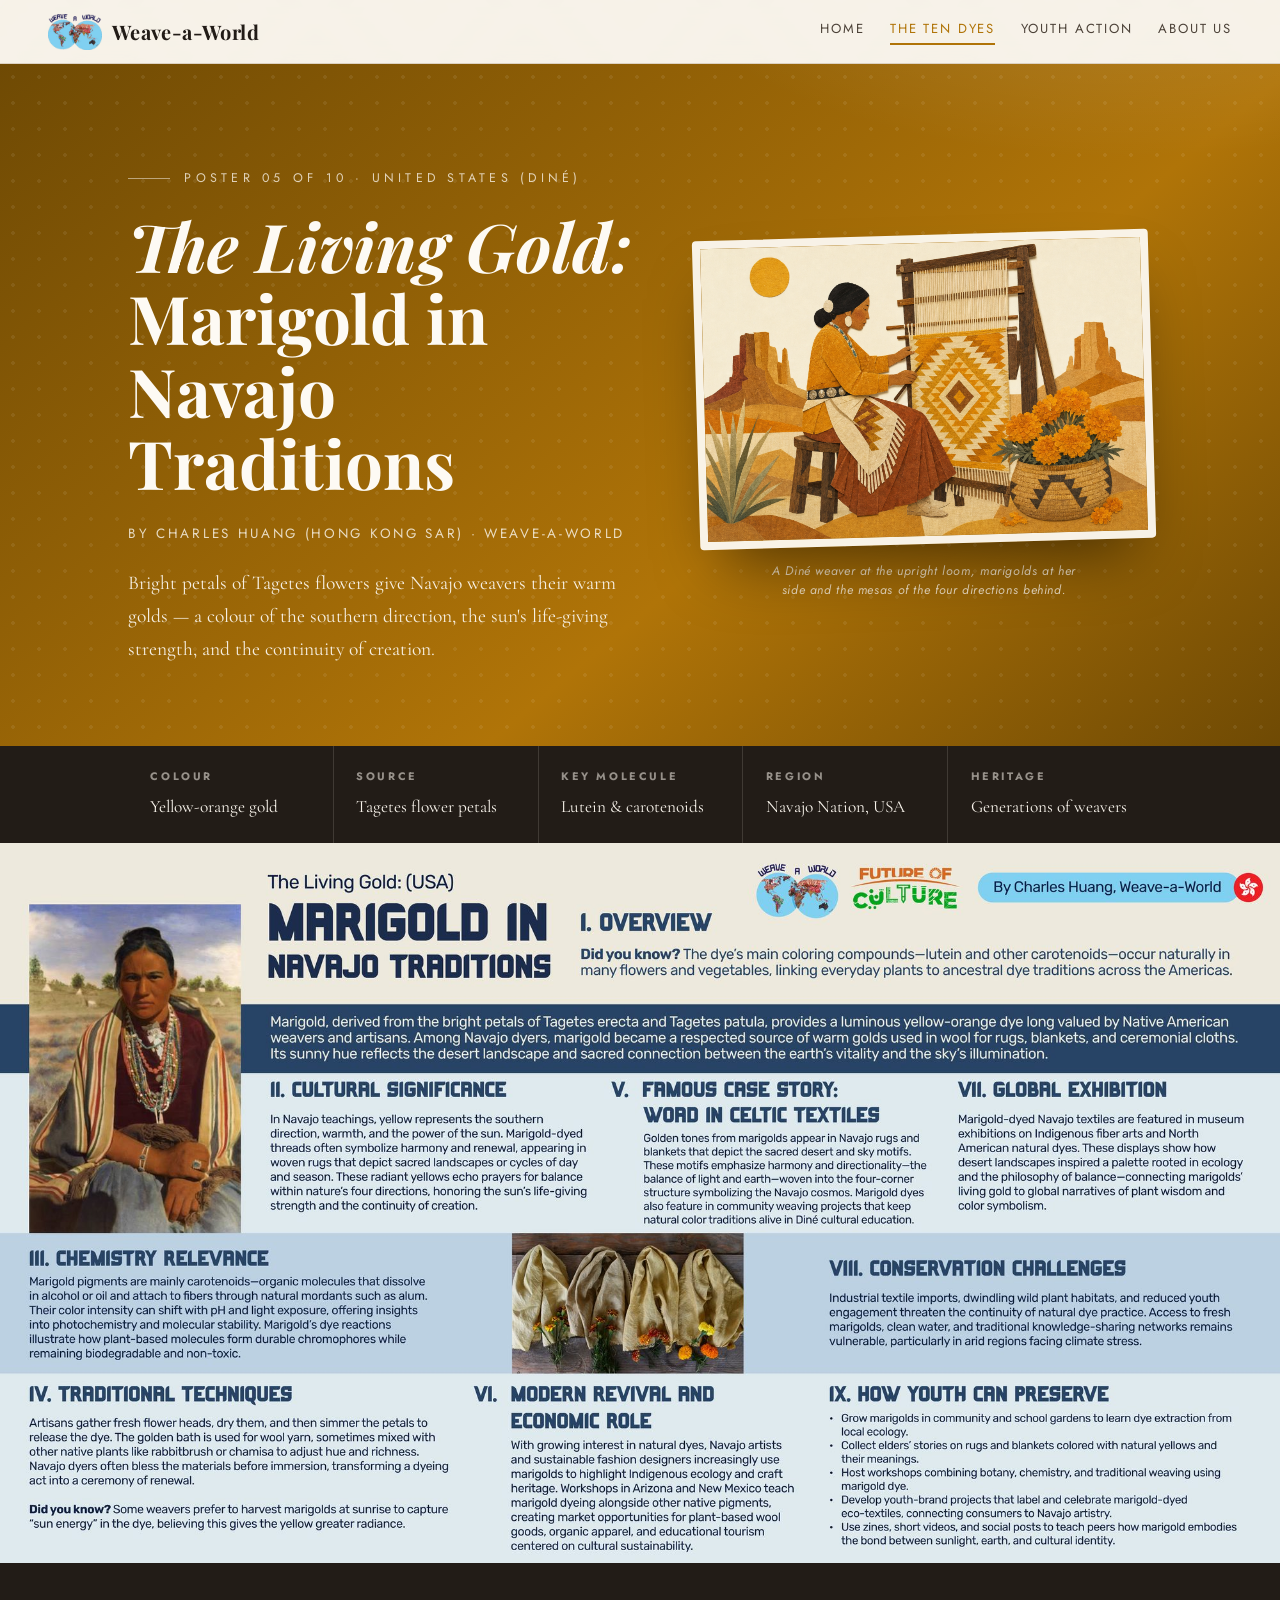
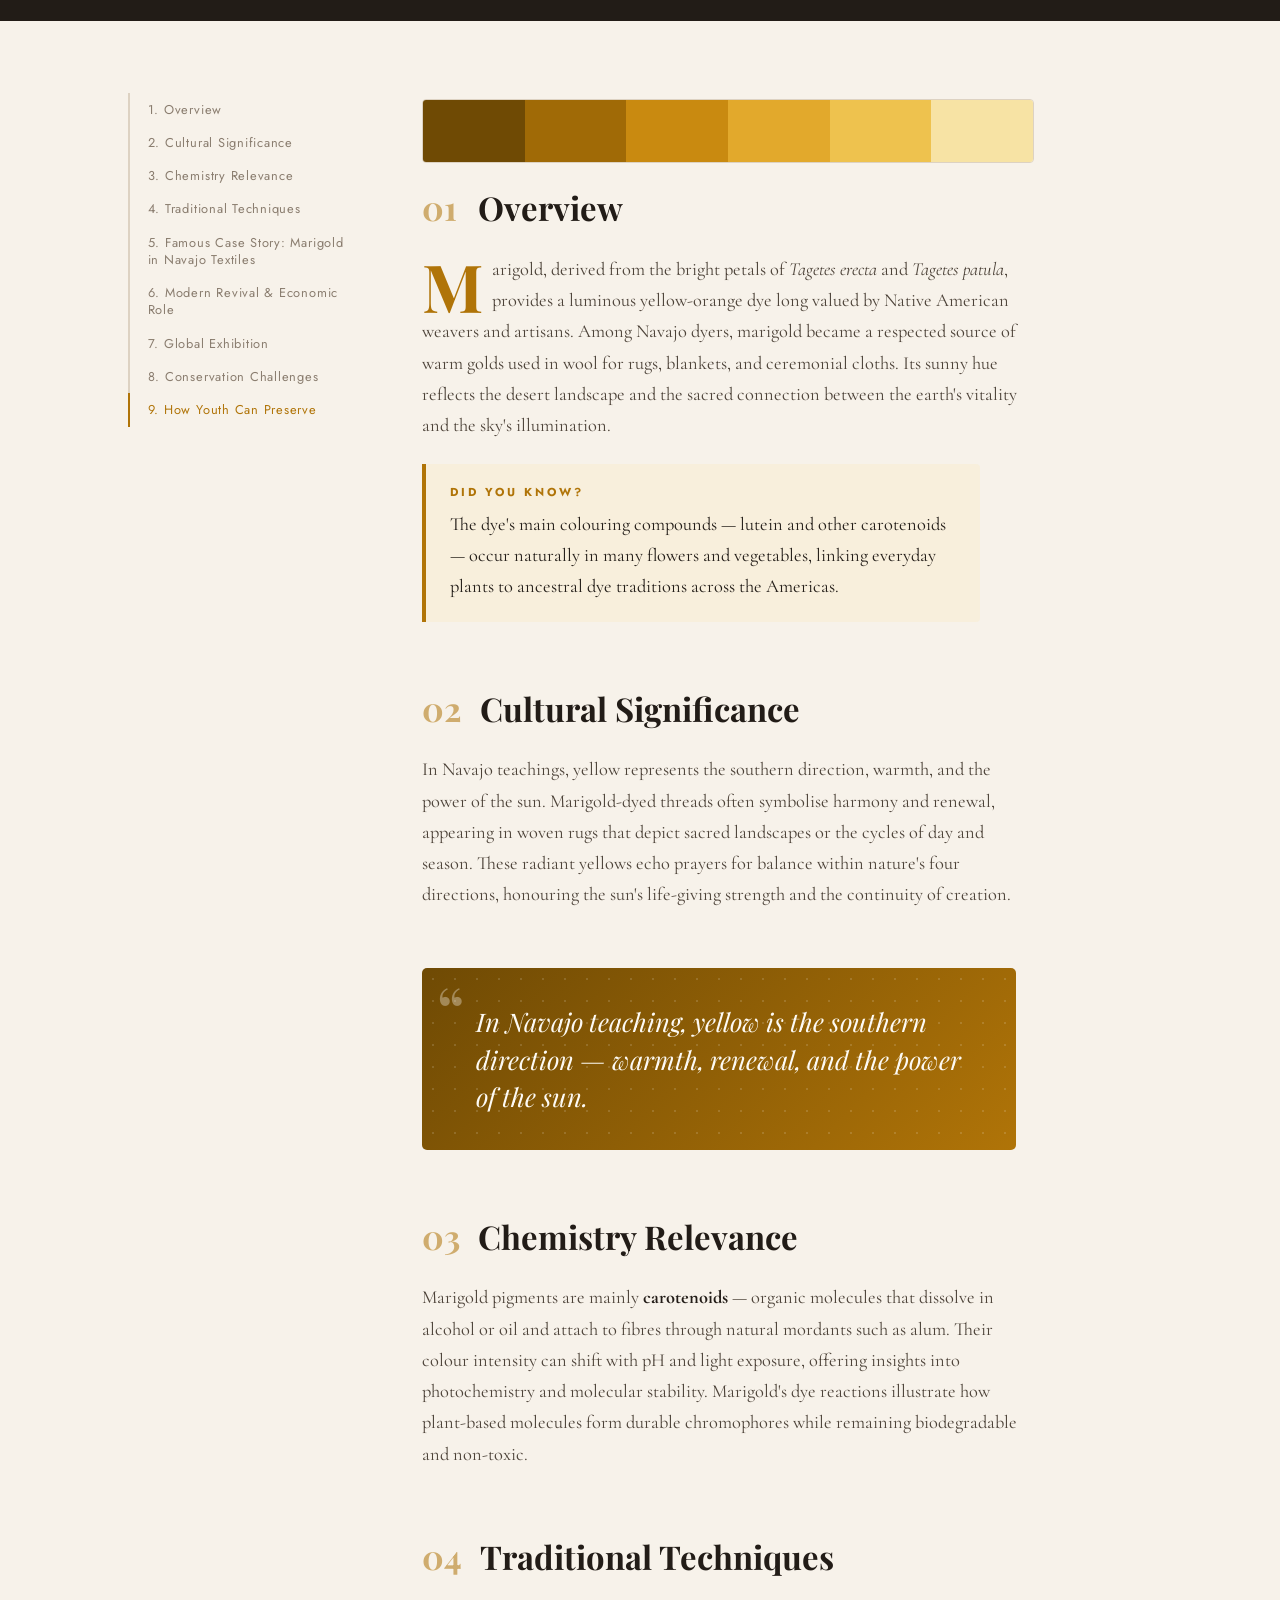
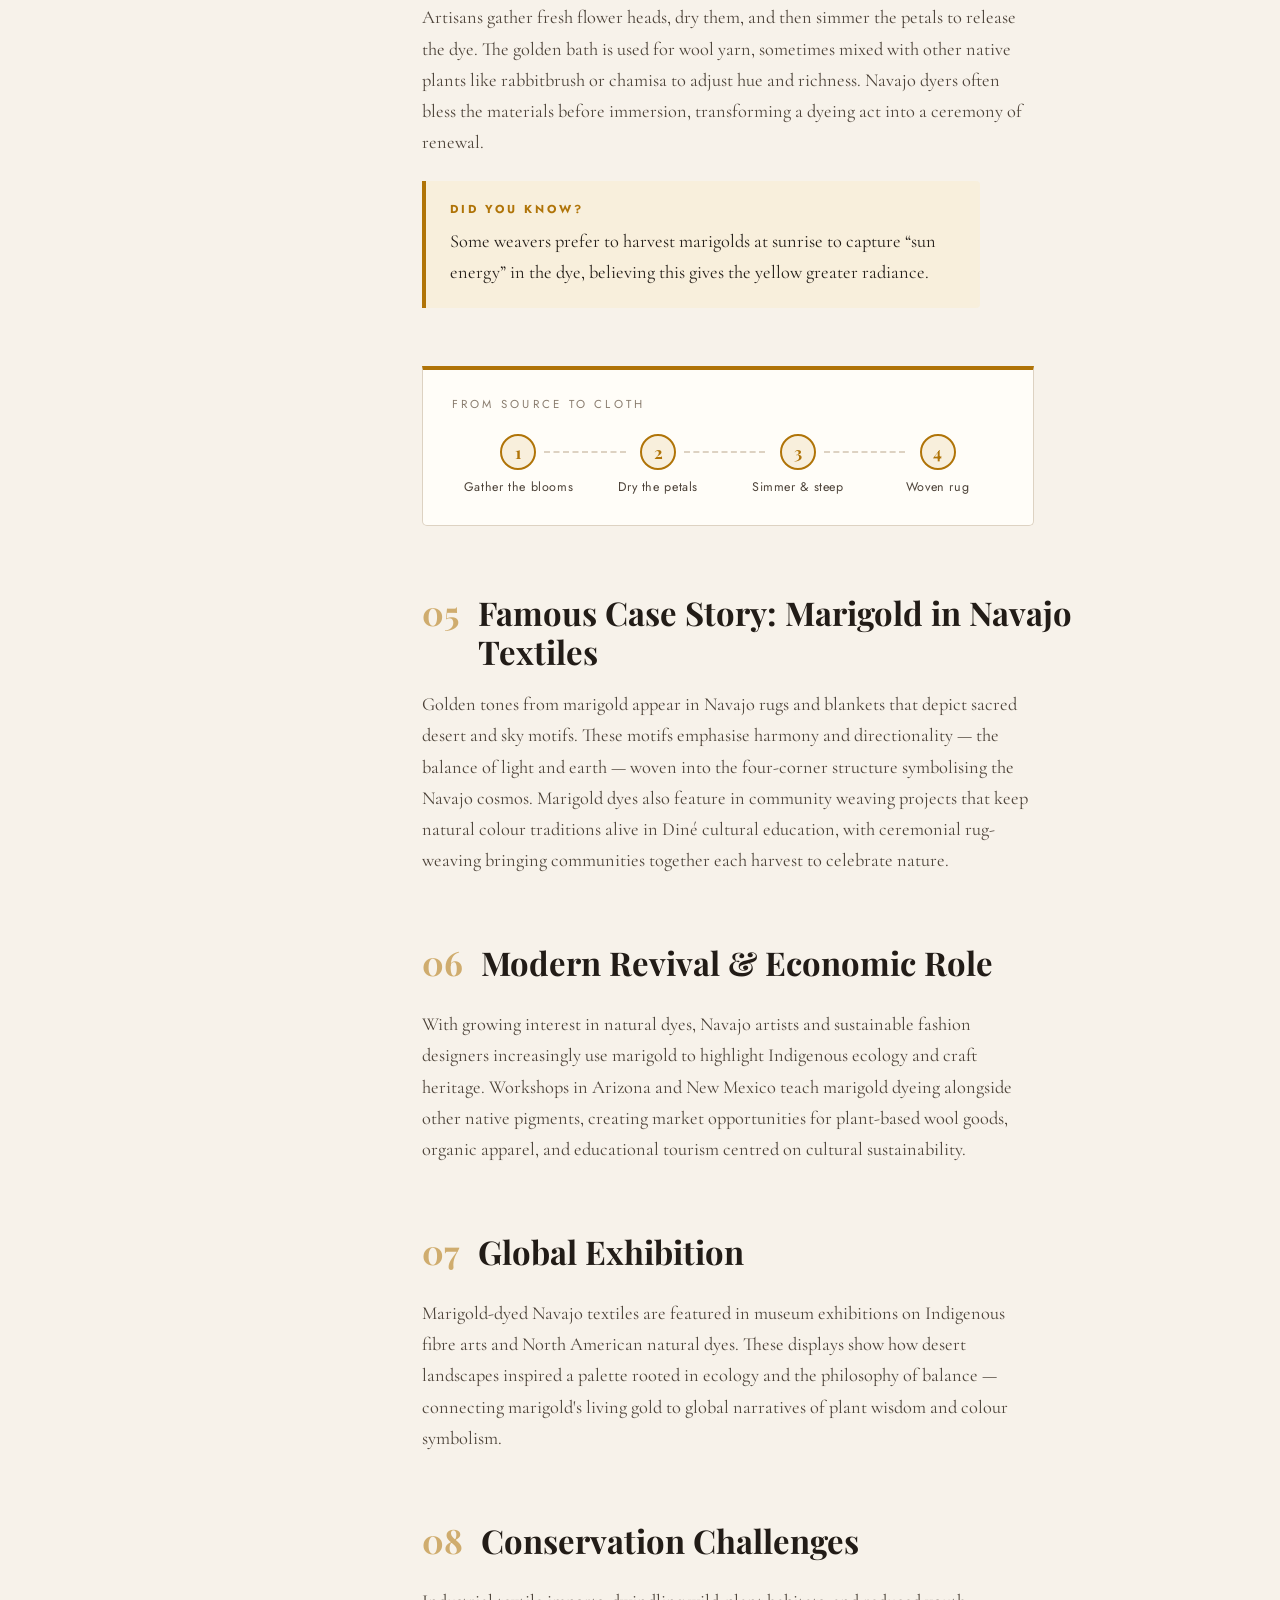
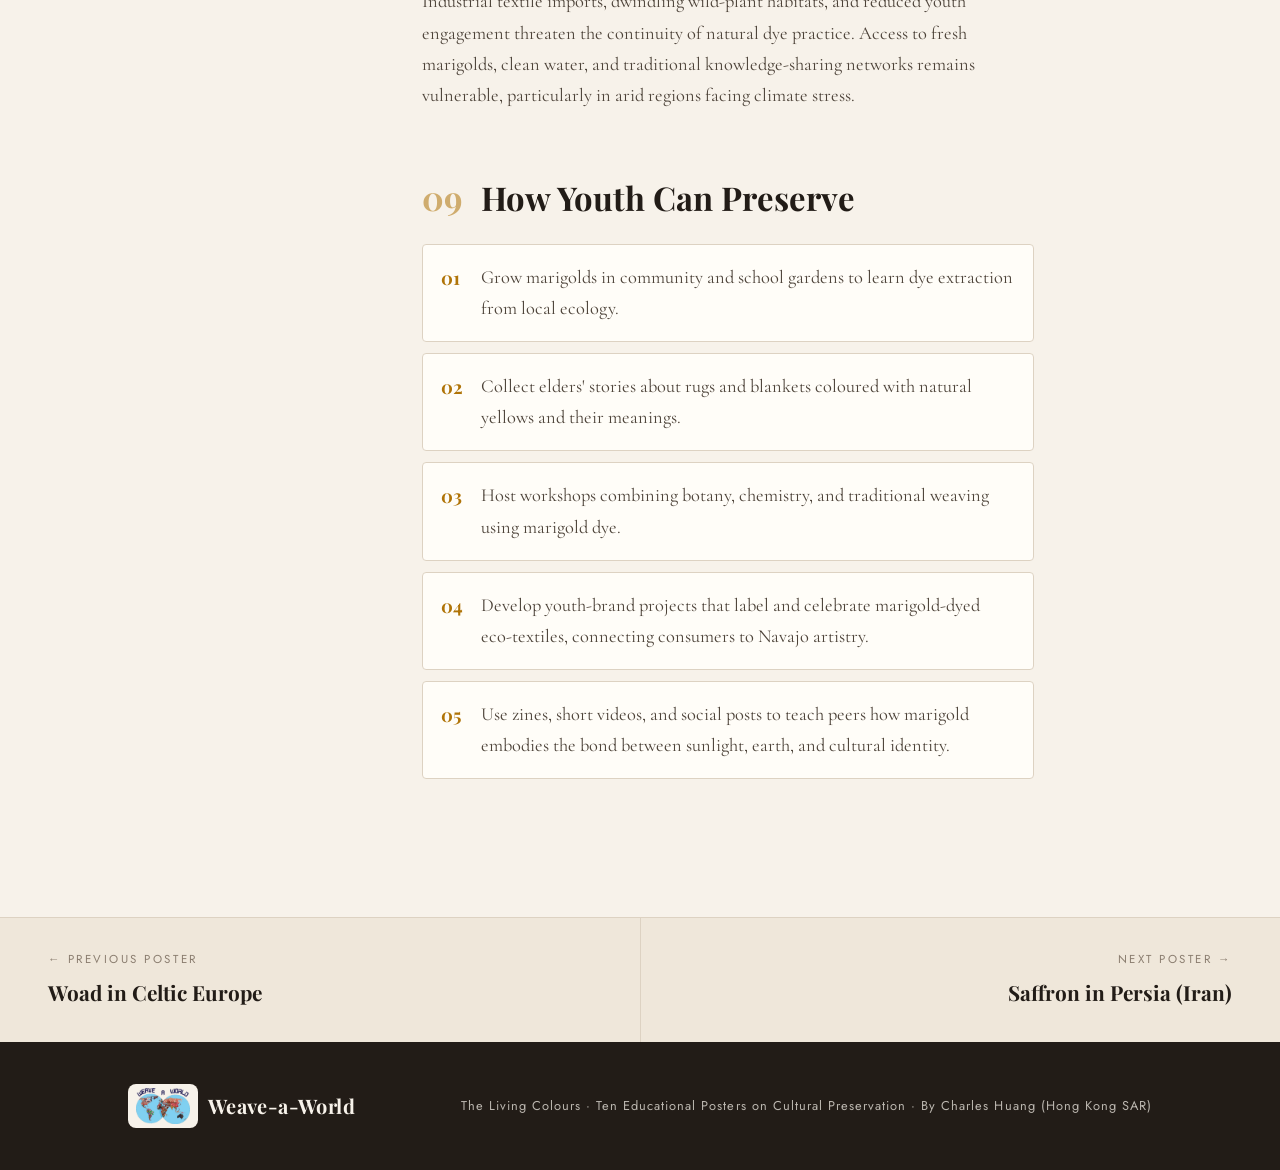
<file: dyes/marigold-navajo.html>
<!DOCTYPE html>
<html lang="en">
<head>
  <meta charset="UTF-8" />
  <meta name="viewport" content="width=device-width, initial-scale=1.0" />
  <title>The Living Gold: Marigold in Navajo Traditions · Weave-a-World</title>
  <script>
  (function () {
    try {
      if (sessionStorage.getItem("ww-assets-ready") === "1") return;
      if (sessionStorage.getItem("dye-wipe")) return;
    } catch (e) {}
    document.documentElement.classList.add("is-loading");
  })();
  </script>
  <style>
    html.is-loading, html.is-loading body { overflow: hidden !important; }
    .asset-loader {
      position: fixed; inset: 0; z-index: 10000;
      display: none; align-items: center; justify-content: center;
      background: #070707; color: #fff;
    }
    html.is-loading .asset-loader { display: flex; }
  </style>
  <link rel="preconnect" href="https://fonts.googleapis.com" />
  <link rel="preconnect" href="https://fonts.gstatic.com" crossorigin />
  <link href="https://fonts.googleapis.com/css2?family=Playfair+Display:ital,wght@0,500;0,700;1,500;1,700&family=Cormorant+Garamond:ital,wght@0,400;0,500;0,600;1,400;1,600&family=Jost:wght@300;400;500&family=Nunito:wght@700;800&display=swap" rel="stylesheet" />
  <link rel="icon" type="image/png" href="../images/favicon.png" />
  <link rel="stylesheet" href="../css/style.css?v=34" />
  <style>
    :root {
      --accent: #b07408;
      --accent-deep: #6f4a04;
      --accent-soft: #f8efdc;
    }
    body::before {
      background-image: url("../images/patterns/marigold-navajo.jpg");
    }
  </style>
</head>
<body>
  <div class="asset-loader" id="asset-loader" role="status" aria-live="polite" aria-busy="true">
    <div class="asset-loader-inner">
      <div class="asset-loader-track" role="progressbar" aria-valuemin="0" aria-valuemax="100" aria-valuenow="0" id="asset-loader-bar">
        <span class="asset-loader-fill" id="asset-loader-fill"></span>
      </div>
      <p class="asset-loader-copy" id="asset-loader-copy">Loading 0%</p>
    </div>
  </div>
  <script>
  (function () {
    var el = document.getElementById("asset-loader");
    if (!el || !document.documentElement.classList.contains("is-loading")) {
      if (el) el.remove();
      return;
    }
    var urls = ["../images/logo.png", "../images/patterns/marigold-navajo.jpg", "../images/infographics/marigold-navajo.jpg"];
    var fill = document.getElementById("asset-loader-fill");
    var bar = document.getElementById("asset-loader-bar");
    var copy = document.getElementById("asset-loader-copy");
    var done = 0;
    var index = 0;
    var running = 0;
    var finished = false;
    var CONC = 8;
    function setProgress(n, total) {
      var pct = total ? Math.round((n / total) * 100) : 100;
      if (fill) fill.style.width = pct + "%";
      if (bar) bar.setAttribute("aria-valuenow", String(pct));
      if (copy) copy.textContent = "Loading " + pct + "%";
    }
    function replayMotion() {
      document.querySelectorAll(".cloth, .splash-bg, .splash-waves path, .splash-scroll, .page-masthead .eyebrow, .page-masthead .masthead-solid, .page-masthead .masthead-script, .page-masthead .masthead-lede, .page-masthead .masthead-aside, .page-masthead .masthead-ribbon, .page-masthead .masthead-slash, .page-masthead .masthead-bar").forEach(function (node) {
        node.style.animation = "none";
        void node.offsetWidth;
        node.style.removeProperty("animation");
      });
    }
    function finish() {
      if (finished) return;
      finished = true;
      setProgress(urls.length, urls.length);
      try { sessionStorage.setItem("ww-assets-ready", "1"); } catch (e) {}
      el.classList.add("is-done");
      el.setAttribute("aria-busy", "false");
      document.documentElement.classList.remove("is-loading");
      document.documentElement.classList.add("is-ready");
      replayMotion();
      setTimeout(function () { el.remove(); }, 280);
    }
    function loadOne(src) {
      return new Promise(function (resolve) {
        var img = new Image();
        img.onload = img.onerror = function () { resolve(); };
        img.src = src;
      });
    }
    function pump() {
      if (done >= urls.length) { finish(); return; }
      while (running < CONC && index < urls.length) {
        running += 1;
        loadOne(urls[index++]).then(function () {
          running -= 1;
          done += 1;
          setProgress(done, urls.length);
          pump();
        });
      }
    }
    pump();
    setTimeout(finish, 1500);
  })();
  </script>
  <div class="dye-wipe" id="dye-wipe" aria-hidden="true">
    <span class="dye-wipe-sash h1"></span>
    <span class="dye-wipe-sash h2"></span>
    <span class="dye-wipe-sash h3"></span>
    <span class="dye-wipe-sash v1"></span>
    <span class="dye-wipe-sash v2"></span>
    <span class="dye-wipe-sash v3"></span>
    <span class="dye-wipe-sash v4"></span>
  </div>
  <script>
  (function () {
    if (!sessionStorage.getItem("dye-wipe")) return;
    sessionStorage.removeItem("dye-wipe");
    if (window.matchMedia("(prefers-reduced-motion: reduce)").matches) return;
    var el = document.getElementById("dye-wipe");
    if (!el) return;
    var elapsed = Date.now() - Number(sessionStorage.getItem("dye-wipe-start") || Date.now());
    if (elapsed < 0) elapsed = 0;
    if (elapsed > 850) elapsed = 850;
    el.style.setProperty("--seek", (-elapsed) + "ms");
    el.className = "dye-wipe active through";
    window.__dyeWipePlaying = true;
    var left = 1200 - elapsed;
    setTimeout(function () { el.classList.add("done"); }, Math.max(0, left - 100));
    setTimeout(function () {
      el.className = "dye-wipe";
      el.style.removeProperty("--seek");
      window.__dyeWipePlaying = false;
    }, left + 80);
  })();
  </script>

  <nav class="topnav">
    <a class="brand" href="../index.html"><img class="brand-logo" src="../images/logo.png" alt="Weave-a-World logo" />Weave-a-World</a>
    <div class="topnav-links">
      <a href="../index.html">Home</a>
      <a href="../collection.html" class="active">The Ten Dyes</a>
      <a href="../youth.html">Youth Action</a>
      <a href="../about.html">About Us</a>
    </div>
  </nav>

  <header class="poster-hero">
    <div class="shell poster-hero-grid">
      <div class="poster-hero-text">
        <div class="poster-kicker">Poster 05 of 10 · United States (Diné)</div>
        <h1><em>The Living Gold:</em><br />Marigold in Navajo Traditions</h1>
        <p class="poster-byline">By Charles Huang (Hong Kong SAR) · Weave-a-World</p>
        <p class="poster-lede">Bright petals of Tagetes flowers give Navajo weavers their warm golds — a colour of the southern direction, the sun's life-giving strength, and the continuity of creation.</p>
      </div>
      <figure class="poster-hero-art">
        <img src="../images/marigold-navajo.png" alt="Textile-art illustration: Marigold in Navajo Traditions" />
        <figcaption>A Diné weaver at the upright loom, marigolds at her side and the mesas of the four directions behind.</figcaption>
      </figure>
    </div>
  </header>

  <div class="factbar">
    <div class="shell factbar-inner">
      <div class="fact"><b>Colour</b><span>Yellow-orange gold</span></div>
      <div class="fact"><b>Source</b><span>Tagetes flower petals</span></div>
      <div class="fact"><b>Key molecule</b><span>Lutein &amp; carotenoids</span></div>
      <div class="fact"><b>Region</b><span>Navajo Nation, USA</span></div>
      <div class="fact"><b>Heritage</b><span>Generations of weavers</span></div>
    </div>
  </div>
  <figure class="poster-infographic">
    <img src="../images/infographics/marigold-navajo.jpg" alt="Infographic poster: The Living Gold: Marigold in Navajo Traditions" />
  </figure>
  <div class="poster-rule" aria-hidden="true"></div>


  <main class="poster-body">
    <div class="shell poster-layout">
      <aside class="poster-toc">
        <a href="#s1">1. Overview</a>
        <a href="#s2">2. Cultural Significance</a>
        <a href="#s3">3. Chemistry Relevance</a>
        <a href="#s4">4. Traditional Techniques</a>
        <a href="#s5">5. Famous Case Story: Marigold in Navajo Textiles</a>
        <a href="#s6">6. Modern Revival &amp; Economic Role</a>
        <a href="#s7">7. Global Exhibition</a>
        <a href="#s8">8. Conservation Challenges</a>
        <a href="#s9">9. How Youth Can Preserve</a>
      </aside>
      <article>
        <div class="palette-strip" aria-hidden="true"><span style="background:#6f4a04"></span><span style="background:#a06a06"></span><span style="background:#c98a10"></span><span style="background:#e2a92c"></span><span style="background:#eec24e"></span><span style="background:#f7e3a4"></span></div>
      <section class="poster-section reveal" id="s1">
        <div class="poster-section-head">
          <span class="poster-section-num">01</span>
          <h2>Overview</h2>
        </div>
        <p class="dropcap">Marigold, derived from the bright petals of <em>Tagetes erecta</em> and <em>Tagetes patula</em>, provides a luminous yellow-orange dye long valued by Native American weavers and artisans. Among Navajo dyers, marigold became a respected source of warm golds used in wool for rugs, blankets, and ceremonial cloths. Its sunny hue reflects the desert landscape and the sacred connection between the earth's vitality and the sky's illumination.</p>
        <div class="didyouknow">
          <b>Did you know?</b>
          <p>The dye's main colouring compounds — lutein and other carotenoids — occur naturally in many flowers and vegetables, linking everyday plants to ancestral dye traditions across the Americas.</p>
        </div>
      </section>
      <section class="poster-section reveal" id="s2">
        <div class="poster-section-head">
          <span class="poster-section-num">02</span>
          <h2>Cultural Significance</h2>
        </div>
        <p>In Navajo teachings, yellow represents the southern direction, warmth, and the power of the sun. Marigold-dyed threads often symbolise harmony and renewal, appearing in woven rugs that depict sacred landscapes or the cycles of day and season. These radiant yellows echo prayers for balance within nature's four directions, honouring the sun's life-giving strength and the continuity of creation.</p>
      </section>
      <blockquote class="pull-quote reveal">
        <span class="pull-quote-mark" aria-hidden="true">&ldquo;</span>
        <p>In Navajo teaching, yellow is the southern direction — warmth, renewal, and the power of the sun.</p>
      </blockquote>
      <section class="poster-section reveal" id="s3">
        <div class="poster-section-head">
          <span class="poster-section-num">03</span>
          <h2>Chemistry Relevance</h2>
        </div>
        <p>Marigold pigments are mainly <strong>carotenoids</strong> — organic molecules that dissolve in alcohol or oil and attach to fibres through natural mordants such as alum. Their colour intensity can shift with pH and light exposure, offering insights into photochemistry and molecular stability. Marigold's dye reactions illustrate how plant-based molecules form durable chromophores while remaining biodegradable and non-toxic.</p>
      </section>
      <section class="poster-section reveal" id="s4">
        <div class="poster-section-head">
          <span class="poster-section-num">04</span>
          <h2>Traditional Techniques</h2>
        </div>
        <p>Artisans gather fresh flower heads, dry them, and then simmer the petals to release the dye. The golden bath is used for wool yarn, sometimes mixed with other native plants like rabbitbrush or chamisa to adjust hue and richness. Navajo dyers often bless the materials before immersion, transforming a dyeing act into a ceremony of renewal.</p>
        <div class="didyouknow">
          <b>Did you know?</b>
          <p>Some weavers prefer to harvest marigolds at sunrise to capture “sun energy” in the dye, believing this gives the yellow greater radiance.</p>
        </div>
      </section>
      <div class="process-strip reveal" aria-label="From plant to cloth">
        <span class="process-title">From Source to Cloth</span>
        <div class="process-steps">
          <div class="process-step">
            <span class="process-dot">1</span>
            <span class="process-label">Gather the blooms</span>
          </div>
          <div class="process-step">
            <span class="process-dot">2</span>
            <span class="process-label">Dry the petals</span>
          </div>
          <div class="process-step">
            <span class="process-dot">3</span>
            <span class="process-label">Simmer &amp; steep</span>
          </div>
          <div class="process-step">
            <span class="process-dot">4</span>
            <span class="process-label">Woven rug</span>
          </div>
        </div>
      </div>
      <section class="poster-section reveal" id="s5">
        <div class="poster-section-head">
          <span class="poster-section-num">05</span>
          <h2>Famous Case Story: Marigold in Navajo Textiles</h2>
        </div>
        <p>Golden tones from marigold appear in Navajo rugs and blankets that depict sacred desert and sky motifs. These motifs emphasise harmony and directionality — the balance of light and earth — woven into the four-corner structure symbolising the Navajo cosmos. Marigold dyes also feature in community weaving projects that keep natural colour traditions alive in Diné cultural education, with ceremonial rug-weaving bringing communities together each harvest to celebrate nature.</p>
      </section>
      <section class="poster-section reveal" id="s6">
        <div class="poster-section-head">
          <span class="poster-section-num">06</span>
          <h2>Modern Revival &amp; Economic Role</h2>
        </div>
        <p>With growing interest in natural dyes, Navajo artists and sustainable fashion designers increasingly use marigold to highlight Indigenous ecology and craft heritage. Workshops in Arizona and New Mexico teach marigold dyeing alongside other native pigments, creating market opportunities for plant-based wool goods, organic apparel, and educational tourism centred on cultural sustainability.</p>
      </section>
      <section class="poster-section reveal" id="s7">
        <div class="poster-section-head">
          <span class="poster-section-num">07</span>
          <h2>Global Exhibition</h2>
        </div>
        <p>Marigold-dyed Navajo textiles are featured in museum exhibitions on Indigenous fibre arts and North American natural dyes. These displays show how desert landscapes inspired a palette rooted in ecology and the philosophy of balance — connecting marigold's living gold to global narratives of plant wisdom and colour symbolism.</p>
      </section>
      <section class="poster-section reveal" id="s8">
        <div class="poster-section-head">
          <span class="poster-section-num">08</span>
          <h2>Conservation Challenges</h2>
        </div>
        <p>Industrial textile imports, dwindling wild-plant habitats, and reduced youth engagement threaten the continuity of natural dye practice. Access to fresh marigolds, clean water, and traditional knowledge-sharing networks remains vulnerable, particularly in arid regions facing climate stress.</p>
      </section>
      <section class="poster-section reveal" id="s9">
        <div class="poster-section-head">
          <span class="poster-section-num">09</span>
          <h2>How Youth Can Preserve</h2>
        </div>
        <ol class="youth-list">
          <li>Grow marigolds in community and school gardens to learn dye extraction from local ecology.</li>
          <li>Collect elders' stories about rugs and blankets coloured with natural yellows and their meanings.</li>
          <li>Host workshops combining botany, chemistry, and traditional weaving using marigold dye.</li>
          <li>Develop youth-brand projects that label and celebrate marigold-dyed eco-textiles, connecting consumers to Navajo artistry.</li>
          <li>Use zines, short videos, and social posts to teach peers how marigold embodies the bond between sunlight, earth, and cultural identity.</li>
        </ol>
      </section>
      </article>
    </div>
  </main>

  <nav class="pager">
    <div class="pager-inner">
      <a href="woad-celtic-europe.html" class="prev">
        <small>&larr; Previous poster</small>
        <b>Woad in Celtic Europe</b>
      </a>
      <a href="saffron-persia.html" class="next">
        <small>Next poster &rarr;</small>
        <b>Saffron in Persia (Iran)</b>
      </a>
    </div>
  </nav>

  <footer>
    <div class="shell footer-inner">
      <a class="brand" href="../index.html"><span class="footer-logo-chip"><img class="brand-logo" src="../images/logo.png" alt="Weave-a-World logo" /></span>Weave-a-World</a>
      <p>The Living Colours · Ten Educational Posters on Cultural Preservation · By Charles Huang (Hong Kong SAR)</p>
    </div>
  </footer>
  <script src="../js/main.js?v=34"></script>
</body>
</html>
</file>
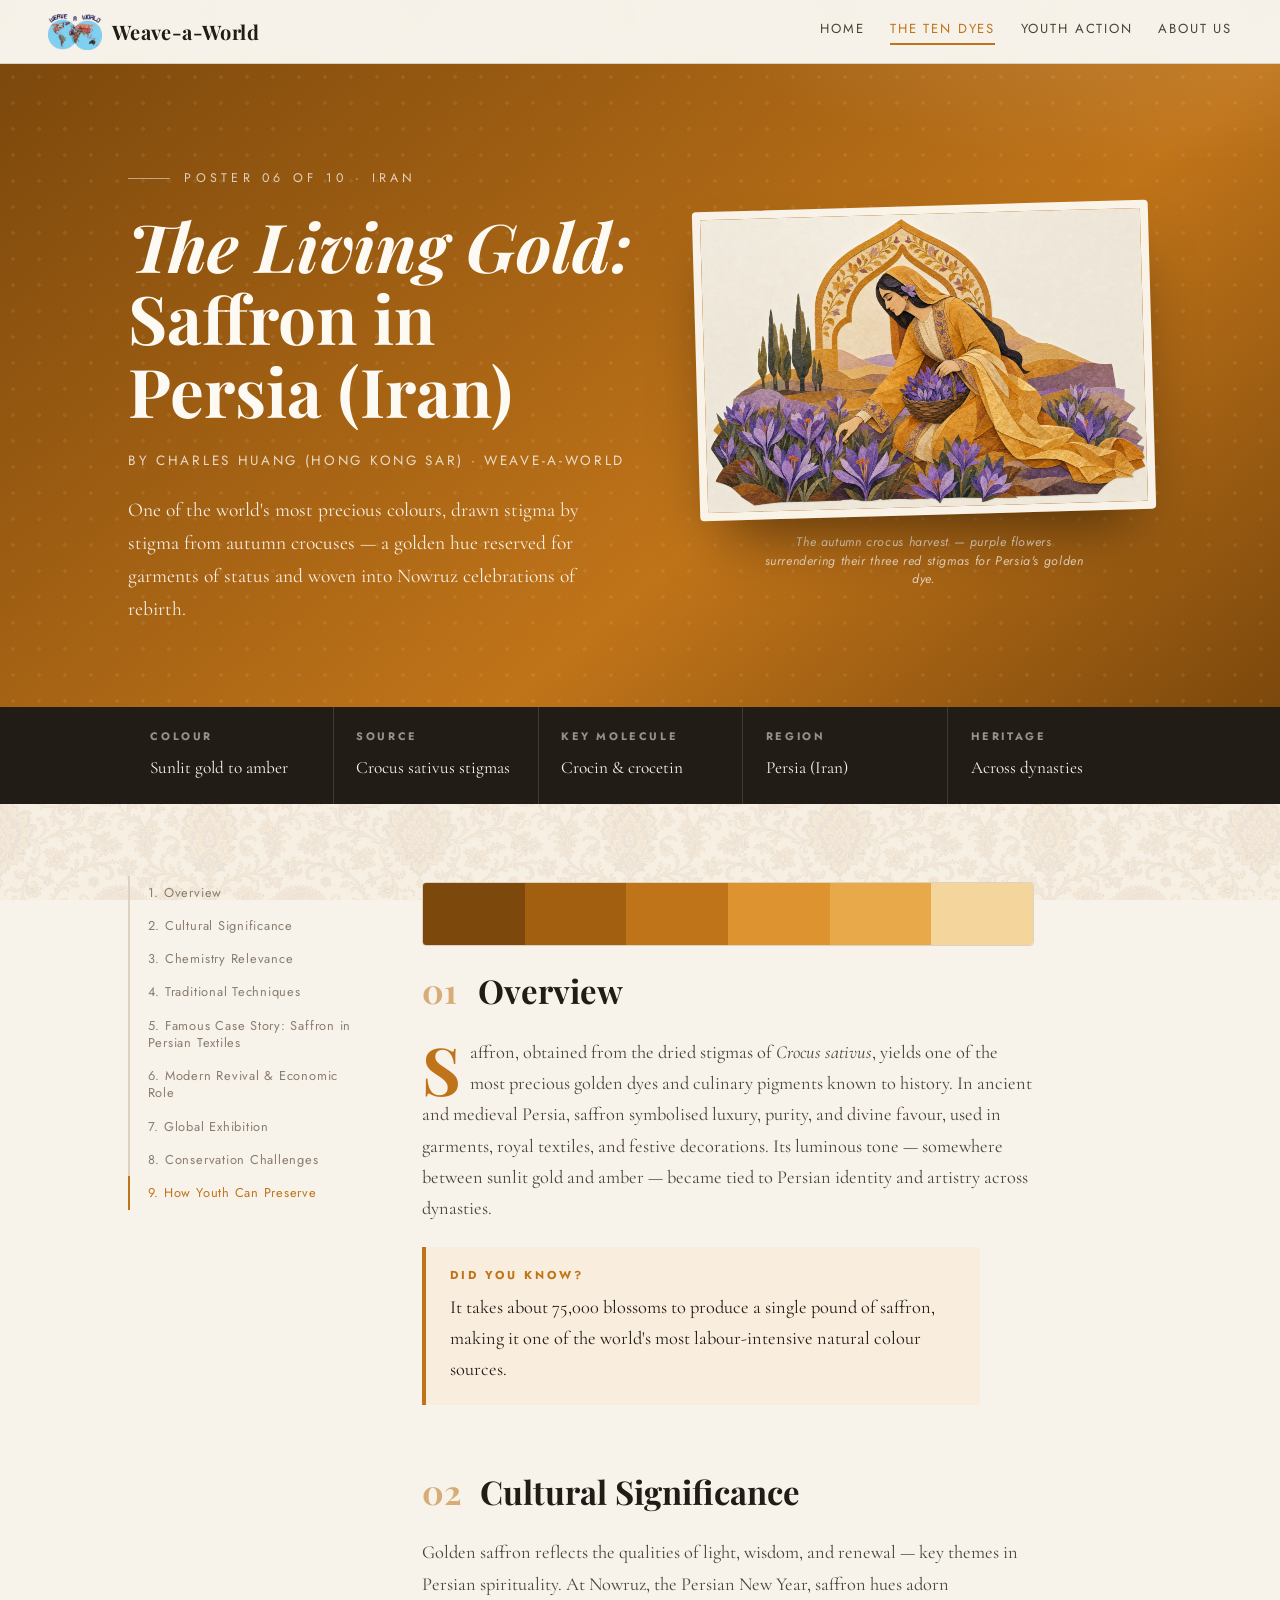
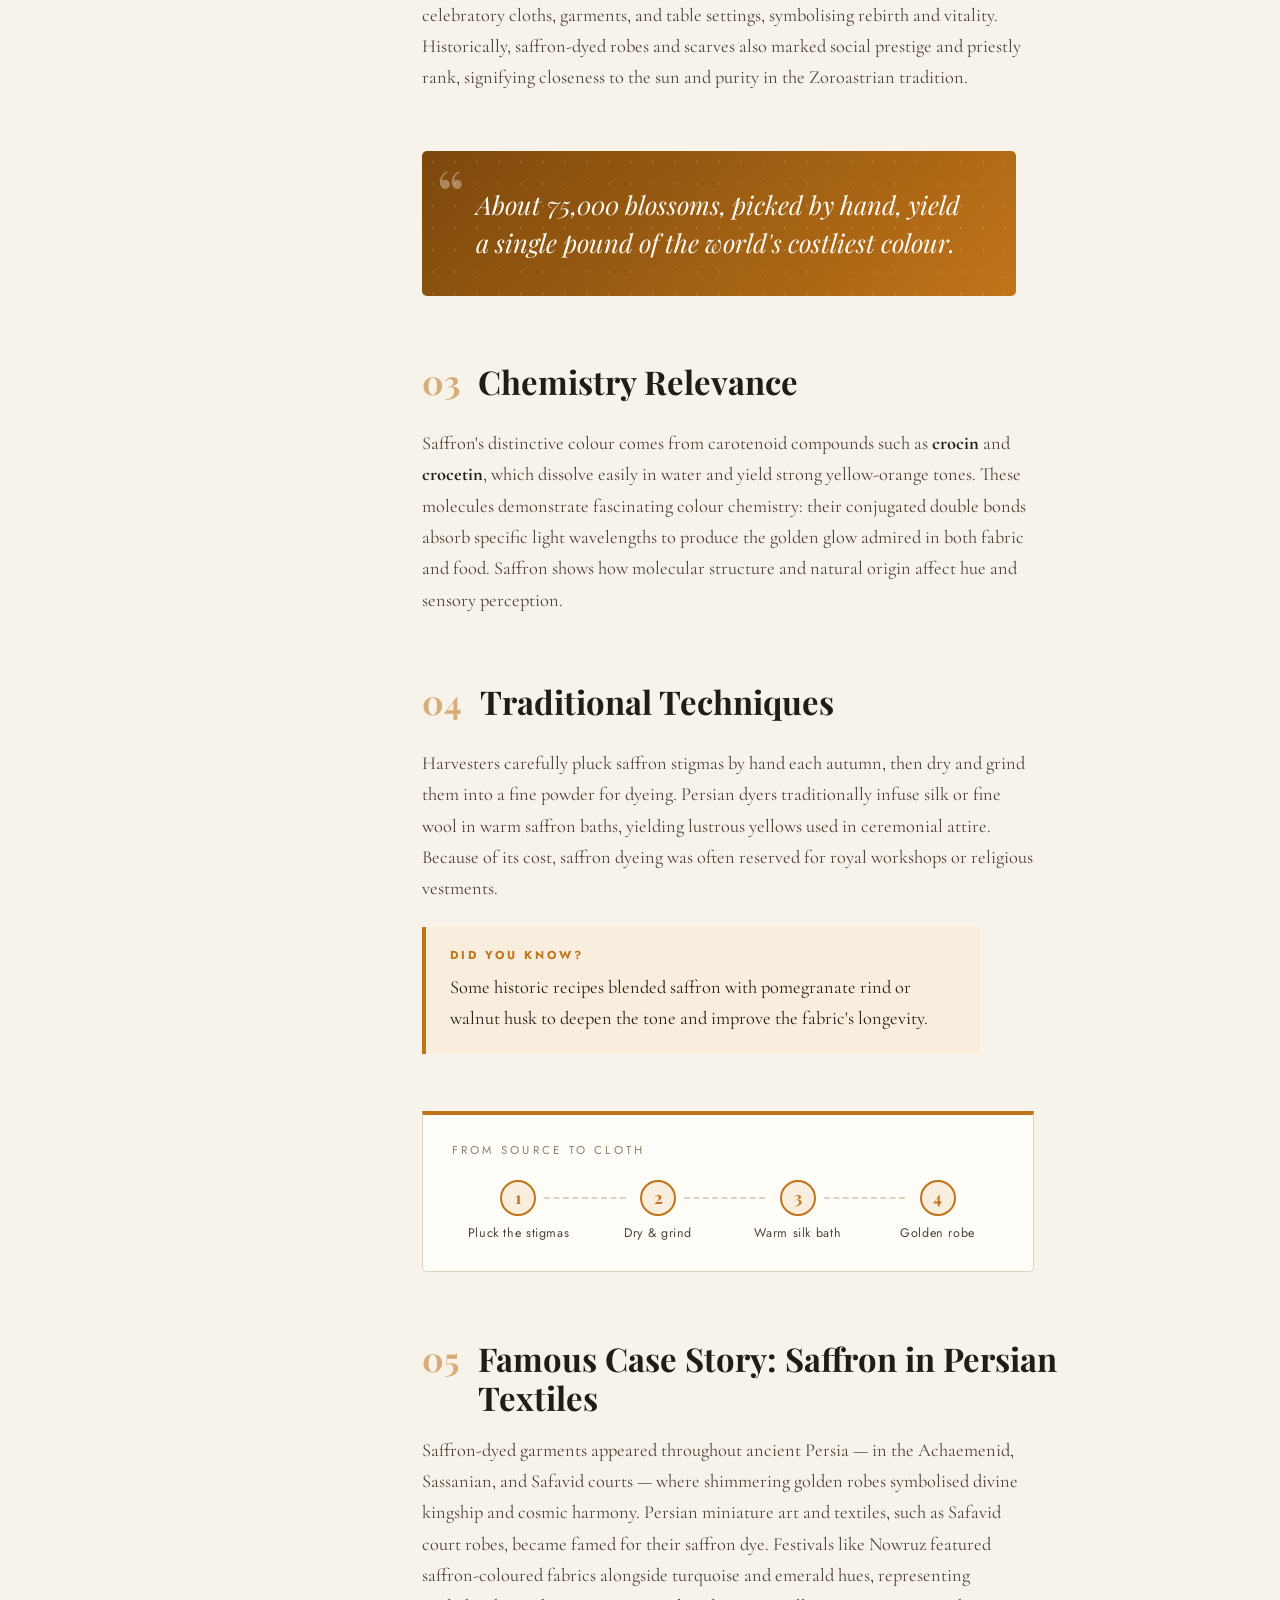
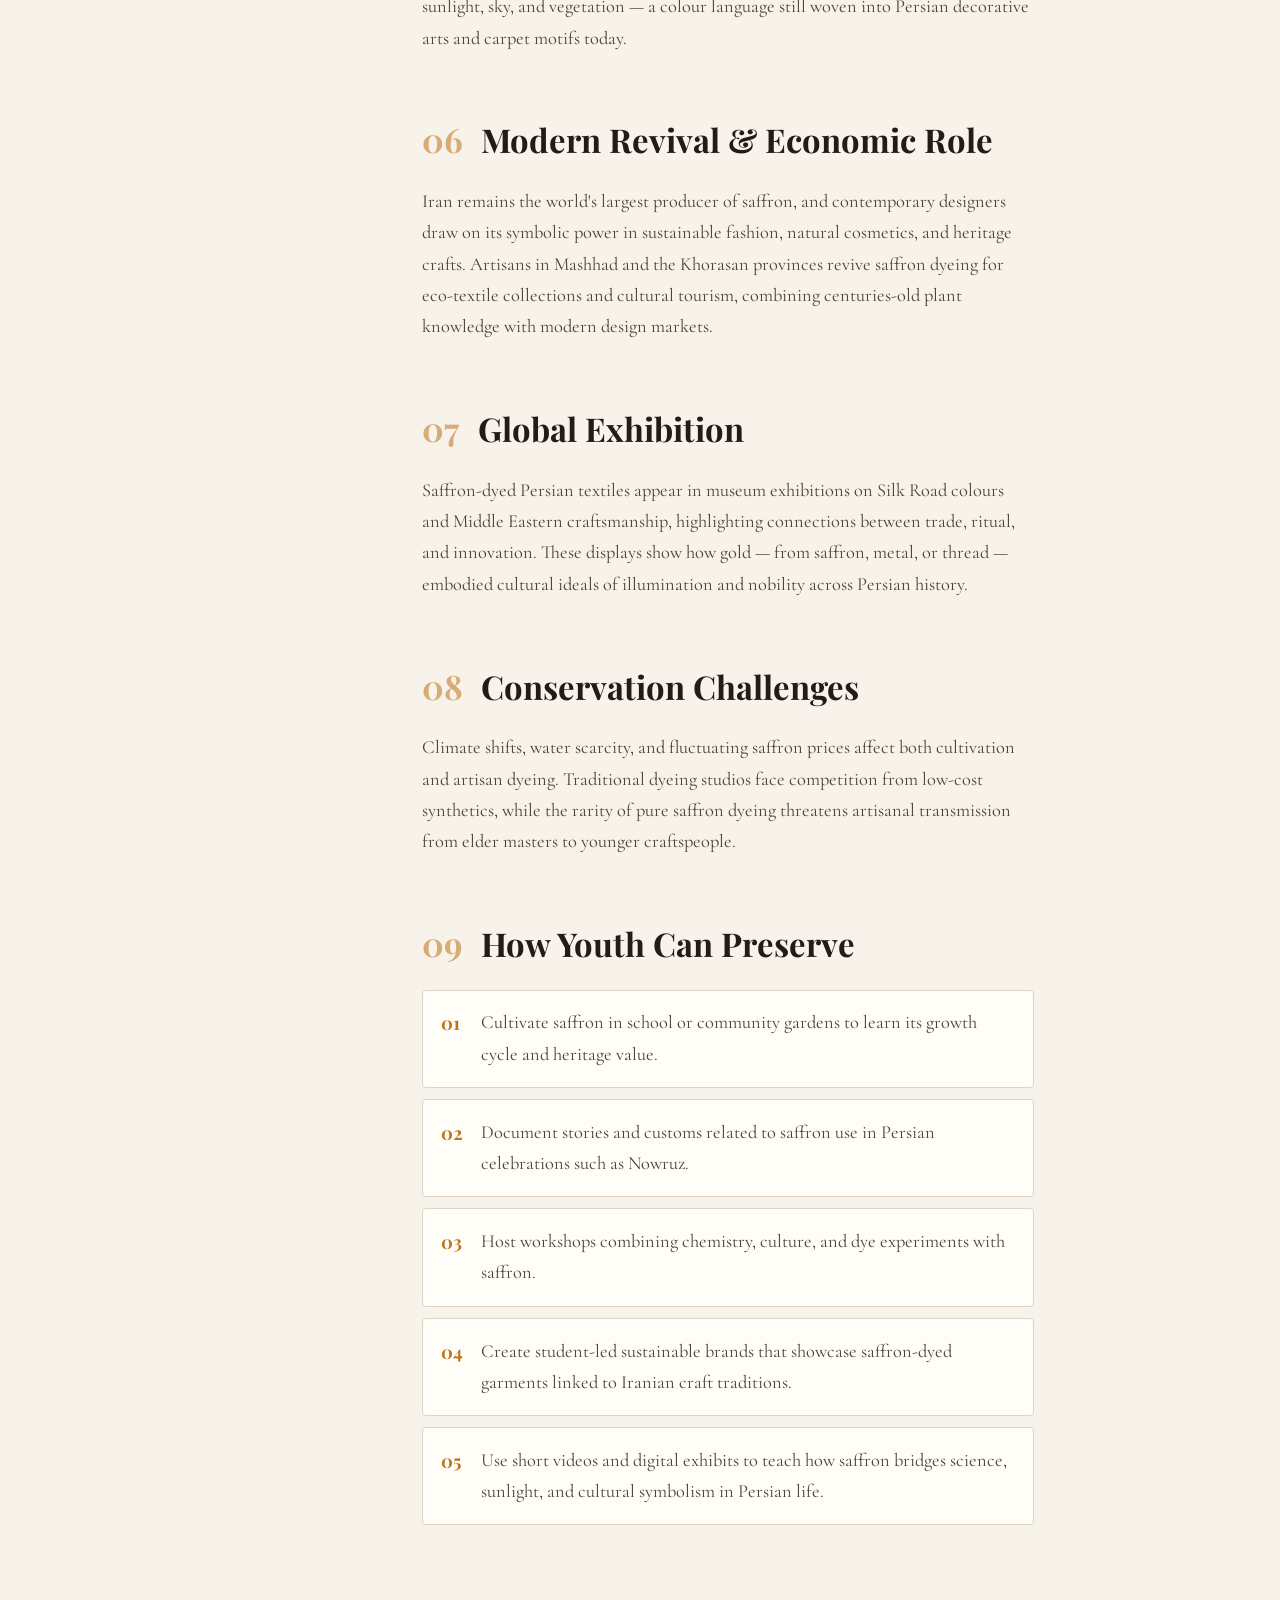
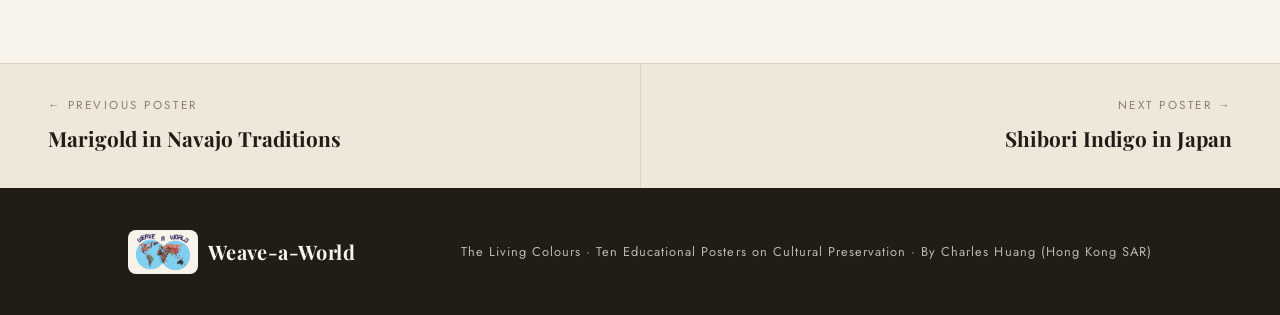
<file: dyes/saffron-persia.html>
<!DOCTYPE html>
<html lang="en">
<head>
  <meta charset="UTF-8" />
  <meta name="viewport" content="width=device-width, initial-scale=1.0" />
  <title>The Living Gold: Saffron in Persia (Iran) · Weave-a-World</title>
  <script>
  (function () {
    try {
      if (sessionStorage.getItem("ww-assets-ready") === "1") return;
      if (sessionStorage.getItem("dye-wipe")) return;
    } catch (e) {}
    document.documentElement.classList.add("is-loading");
  })();
  </script>
  <style>
    html.is-loading, html.is-loading body { overflow: hidden !important; }
    .asset-loader {
      position: fixed; inset: 0; z-index: 10000;
      display: none; align-items: center; justify-content: center;
      background: #070707; color: #fff;
    }
    html.is-loading .asset-loader { display: flex; }
  </style>
  <link rel="preconnect" href="https://fonts.googleapis.com" />
  <link rel="preconnect" href="https://fonts.gstatic.com" crossorigin />
  <link href="https://fonts.googleapis.com/css2?family=Playfair+Display:ital,wght@0,500;0,700;1,500;1,700&family=Cormorant+Garamond:ital,wght@0,400;0,500;0,600;1,400;1,600&family=Jost:wght@300;400;500&family=Nunito:wght@700;800&display=swap" rel="stylesheet" />
  <link rel="icon" type="image/png" href="../images/favicon.png" />
  <link rel="stylesheet" href="../css/style.css?v=34" />
  <style>
    :root {
      --accent: #c07419;
      --accent-deep: #7c480c;
      --accent-soft: #f9eedd;
    }
    body::before {
      background-image: url("../images/patterns/saffron-persia.jpg");
    }
  </style>
</head>
<body>
  <div class="asset-loader" id="asset-loader" role="status" aria-live="polite" aria-busy="true">
    <div class="asset-loader-inner">
      <div class="asset-loader-track" role="progressbar" aria-valuemin="0" aria-valuemax="100" aria-valuenow="0" id="asset-loader-bar">
        <span class="asset-loader-fill" id="asset-loader-fill"></span>
      </div>
      <p class="asset-loader-copy" id="asset-loader-copy">Loading 0%</p>
    </div>
  </div>
  <script>
  (function () {
    var el = document.getElementById("asset-loader");
    if (!el || !document.documentElement.classList.contains("is-loading")) {
      if (el) el.remove();
      return;
    }
    var urls = ["../images/logo.png", "../images/patterns/saffron-persia.jpg"];
    var fill = document.getElementById("asset-loader-fill");
    var bar = document.getElementById("asset-loader-bar");
    var copy = document.getElementById("asset-loader-copy");
    var done = 0;
    var index = 0;
    var running = 0;
    var finished = false;
    var CONC = 8;
    function setProgress(n, total) {
      var pct = total ? Math.round((n / total) * 100) : 100;
      if (fill) fill.style.width = pct + "%";
      if (bar) bar.setAttribute("aria-valuenow", String(pct));
      if (copy) copy.textContent = "Loading " + pct + "%";
    }
    function replayMotion() {
      document.querySelectorAll(".cloth, .splash-bg, .splash-waves path, .splash-scroll, .page-masthead .eyebrow, .page-masthead .masthead-solid, .page-masthead .masthead-script, .page-masthead .masthead-lede, .page-masthead .masthead-aside, .page-masthead .masthead-ribbon, .page-masthead .masthead-slash, .page-masthead .masthead-bar").forEach(function (node) {
        node.style.animation = "none";
        void node.offsetWidth;
        node.style.removeProperty("animation");
      });
    }
    function finish() {
      if (finished) return;
      finished = true;
      setProgress(urls.length, urls.length);
      try { sessionStorage.setItem("ww-assets-ready", "1"); } catch (e) {}
      el.classList.add("is-done");
      el.setAttribute("aria-busy", "false");
      document.documentElement.classList.remove("is-loading");
      document.documentElement.classList.add("is-ready");
      replayMotion();
      setTimeout(function () { el.remove(); }, 280);
    }
    function loadOne(src) {
      return new Promise(function (resolve) {
        var img = new Image();
        img.onload = img.onerror = function () { resolve(); };
        img.src = src;
      });
    }
    function pump() {
      if (done >= urls.length) { finish(); return; }
      while (running < CONC && index < urls.length) {
        running += 1;
        loadOne(urls[index++]).then(function () {
          running -= 1;
          done += 1;
          setProgress(done, urls.length);
          pump();
        });
      }
    }
    pump();
    setTimeout(finish, 1500);
  })();
  </script>
  <div class="dye-wipe" id="dye-wipe" aria-hidden="true">
    <span class="dye-wipe-sash h1"></span>
    <span class="dye-wipe-sash h2"></span>
    <span class="dye-wipe-sash h3"></span>
    <span class="dye-wipe-sash v1"></span>
    <span class="dye-wipe-sash v2"></span>
    <span class="dye-wipe-sash v3"></span>
    <span class="dye-wipe-sash v4"></span>
  </div>
  <script>
  (function () {
    if (!sessionStorage.getItem("dye-wipe")) return;
    sessionStorage.removeItem("dye-wipe");
    if (window.matchMedia("(prefers-reduced-motion: reduce)").matches) return;
    var el = document.getElementById("dye-wipe");
    if (!el) return;
    var elapsed = Date.now() - Number(sessionStorage.getItem("dye-wipe-start") || Date.now());
    if (elapsed < 0) elapsed = 0;
    if (elapsed > 850) elapsed = 850;
    el.style.setProperty("--seek", (-elapsed) + "ms");
    el.className = "dye-wipe active through";
    window.__dyeWipePlaying = true;
    var left = 1200 - elapsed;
    setTimeout(function () { el.classList.add("done"); }, Math.max(0, left - 100));
    setTimeout(function () {
      el.className = "dye-wipe";
      el.style.removeProperty("--seek");
      window.__dyeWipePlaying = false;
    }, left + 80);
  })();
  </script>

  <nav class="topnav">
    <a class="brand" href="../index.html"><img class="brand-logo" src="../images/logo.png" alt="Weave-a-World logo" />Weave-a-World</a>
    <div class="topnav-links">
      <a href="../index.html">Home</a>
      <a href="../collection.html" class="active">The Ten Dyes</a>
      <a href="../youth.html">Youth Action</a>
      <a href="../about.html">About Us</a>
    </div>
  </nav>

  <header class="poster-hero">
    <div class="shell poster-hero-grid">
      <div class="poster-hero-text">
        <div class="poster-kicker">Poster 06 of 10 · Iran</div>
        <h1><em>The Living Gold:</em><br />Saffron in Persia (Iran)</h1>
        <p class="poster-byline">By Charles Huang (Hong Kong SAR) · Weave-a-World</p>
        <p class="poster-lede">One of the world's most precious colours, drawn stigma by stigma from autumn crocuses — a golden hue reserved for garments of status and woven into Nowruz celebrations of rebirth.</p>
      </div>
      <figure class="poster-hero-art">
        <img src="../images/saffron-persia.png" alt="Textile-art illustration: Saffron in Persia (Iran)" />
        <figcaption>The autumn crocus harvest — purple flowers surrendering their three red stigmas for Persia&#x27;s golden dye.</figcaption>
      </figure>
    </div>
  </header>

  <div class="factbar">
    <div class="shell factbar-inner">
      <div class="fact"><b>Colour</b><span>Sunlit gold to amber</span></div>
      <div class="fact"><b>Source</b><span>Crocus sativus stigmas</span></div>
      <div class="fact"><b>Key molecule</b><span>Crocin &amp; crocetin</span></div>
      <div class="fact"><b>Region</b><span>Persia (Iran)</span></div>
      <div class="fact"><b>Heritage</b><span>Across dynasties</span></div>
    </div>
  </div>


  <main class="poster-body">
    <div class="shell poster-layout">
      <aside class="poster-toc">
        <a href="#s1">1. Overview</a>
        <a href="#s2">2. Cultural Significance</a>
        <a href="#s3">3. Chemistry Relevance</a>
        <a href="#s4">4. Traditional Techniques</a>
        <a href="#s5">5. Famous Case Story: Saffron in Persian Textiles</a>
        <a href="#s6">6. Modern Revival &amp; Economic Role</a>
        <a href="#s7">7. Global Exhibition</a>
        <a href="#s8">8. Conservation Challenges</a>
        <a href="#s9">9. How Youth Can Preserve</a>
      </aside>
      <article>
        <div class="palette-strip" aria-hidden="true"><span style="background:#7c480c"></span><span style="background:#a35f10"></span><span style="background:#c07419"></span><span style="background:#dd9330"></span><span style="background:#e8a94b"></span><span style="background:#f4d59c"></span></div>
      <section class="poster-section reveal" id="s1">
        <div class="poster-section-head">
          <span class="poster-section-num">01</span>
          <h2>Overview</h2>
        </div>
        <p class="dropcap">Saffron, obtained from the dried stigmas of <em>Crocus sativus</em>, yields one of the most precious golden dyes and culinary pigments known to history. In ancient and medieval Persia, saffron symbolised luxury, purity, and divine favour, used in garments, royal textiles, and festive decorations. Its luminous tone — somewhere between sunlit gold and amber — became tied to Persian identity and artistry across dynasties.</p>
        <div class="didyouknow">
          <b>Did you know?</b>
          <p>It takes about 75,000 blossoms to produce a single pound of saffron, making it one of the world's most labour-intensive natural colour sources.</p>
        </div>
      </section>
      <section class="poster-section reveal" id="s2">
        <div class="poster-section-head">
          <span class="poster-section-num">02</span>
          <h2>Cultural Significance</h2>
        </div>
        <p>Golden saffron reflects the qualities of light, wisdom, and renewal — key themes in Persian spirituality. At Nowruz, the Persian New Year, saffron hues adorn celebratory cloths, garments, and table settings, symbolising rebirth and vitality. Historically, saffron-dyed robes and scarves also marked social prestige and priestly rank, signifying closeness to the sun and purity in the Zoroastrian tradition.</p>
      </section>
      <blockquote class="pull-quote reveal">
        <span class="pull-quote-mark" aria-hidden="true">&ldquo;</span>
        <p>About 75,000 blossoms, picked by hand, yield a single pound of the world's costliest colour.</p>
      </blockquote>
      <section class="poster-section reveal" id="s3">
        <div class="poster-section-head">
          <span class="poster-section-num">03</span>
          <h2>Chemistry Relevance</h2>
        </div>
        <p>Saffron's distinctive colour comes from carotenoid compounds such as <strong>crocin</strong> and <strong>crocetin</strong>, which dissolve easily in water and yield strong yellow-orange tones. These molecules demonstrate fascinating colour chemistry: their conjugated double bonds absorb specific light wavelengths to produce the golden glow admired in both fabric and food. Saffron shows how molecular structure and natural origin affect hue and sensory perception.</p>
      </section>
      <section class="poster-section reveal" id="s4">
        <div class="poster-section-head">
          <span class="poster-section-num">04</span>
          <h2>Traditional Techniques</h2>
        </div>
        <p>Harvesters carefully pluck saffron stigmas by hand each autumn, then dry and grind them into a fine powder for dyeing. Persian dyers traditionally infuse silk or fine wool in warm saffron baths, yielding lustrous yellows used in ceremonial attire. Because of its cost, saffron dyeing was often reserved for royal workshops or religious vestments.</p>
        <div class="didyouknow">
          <b>Did you know?</b>
          <p>Some historic recipes blended saffron with pomegranate rind or walnut husk to deepen the tone and improve the fabric's longevity.</p>
        </div>
      </section>
      <div class="process-strip reveal" aria-label="From plant to cloth">
        <span class="process-title">From Source to Cloth</span>
        <div class="process-steps">
          <div class="process-step">
            <span class="process-dot">1</span>
            <span class="process-label">Pluck the stigmas</span>
          </div>
          <div class="process-step">
            <span class="process-dot">2</span>
            <span class="process-label">Dry &amp; grind</span>
          </div>
          <div class="process-step">
            <span class="process-dot">3</span>
            <span class="process-label">Warm silk bath</span>
          </div>
          <div class="process-step">
            <span class="process-dot">4</span>
            <span class="process-label">Golden robe</span>
          </div>
        </div>
      </div>
      <section class="poster-section reveal" id="s5">
        <div class="poster-section-head">
          <span class="poster-section-num">05</span>
          <h2>Famous Case Story: Saffron in Persian Textiles</h2>
        </div>
        <p>Saffron-dyed garments appeared throughout ancient Persia — in the Achaemenid, Sassanian, and Safavid courts — where shimmering golden robes symbolised divine kingship and cosmic harmony. Persian miniature art and textiles, such as Safavid court robes, became famed for their saffron dye. Festivals like Nowruz featured saffron-coloured fabrics alongside turquoise and emerald hues, representing sunlight, sky, and vegetation — a colour language still woven into Persian decorative arts and carpet motifs today.</p>
      </section>
      <section class="poster-section reveal" id="s6">
        <div class="poster-section-head">
          <span class="poster-section-num">06</span>
          <h2>Modern Revival &amp; Economic Role</h2>
        </div>
        <p>Iran remains the world's largest producer of saffron, and contemporary designers draw on its symbolic power in sustainable fashion, natural cosmetics, and heritage crafts. Artisans in Mashhad and the Khorasan provinces revive saffron dyeing for eco-textile collections and cultural tourism, combining centuries-old plant knowledge with modern design markets.</p>
      </section>
      <section class="poster-section reveal" id="s7">
        <div class="poster-section-head">
          <span class="poster-section-num">07</span>
          <h2>Global Exhibition</h2>
        </div>
        <p>Saffron-dyed Persian textiles appear in museum exhibitions on Silk Road colours and Middle Eastern craftsmanship, highlighting connections between trade, ritual, and innovation. These displays show how gold — from saffron, metal, or thread — embodied cultural ideals of illumination and nobility across Persian history.</p>
      </section>
      <section class="poster-section reveal" id="s8">
        <div class="poster-section-head">
          <span class="poster-section-num">08</span>
          <h2>Conservation Challenges</h2>
        </div>
        <p>Climate shifts, water scarcity, and fluctuating saffron prices affect both cultivation and artisan dyeing. Traditional dyeing studios face competition from low-cost synthetics, while the rarity of pure saffron dyeing threatens artisanal transmission from elder masters to younger craftspeople.</p>
      </section>
      <section class="poster-section reveal" id="s9">
        <div class="poster-section-head">
          <span class="poster-section-num">09</span>
          <h2>How Youth Can Preserve</h2>
        </div>
        <ol class="youth-list">
          <li>Cultivate saffron in school or community gardens to learn its growth cycle and heritage value.</li>
          <li>Document stories and customs related to saffron use in Persian celebrations such as Nowruz.</li>
          <li>Host workshops combining chemistry, culture, and dye experiments with saffron.</li>
          <li>Create student-led sustainable brands that showcase saffron-dyed garments linked to Iranian craft traditions.</li>
          <li>Use short videos and digital exhibits to teach how saffron bridges science, sunlight, and cultural symbolism in Persian life.</li>
        </ol>
      </section>
      </article>
    </div>
  </main>

  <nav class="pager">
    <div class="pager-inner">
      <a href="marigold-navajo.html" class="prev">
        <small>&larr; Previous poster</small>
        <b>Marigold in Navajo Traditions</b>
      </a>
      <a href="shibori-indigo-japan.html" class="next">
        <small>Next poster &rarr;</small>
        <b>Shibori Indigo in Japan</b>
      </a>
    </div>
  </nav>

  <footer>
    <div class="shell footer-inner">
      <a class="brand" href="../index.html"><span class="footer-logo-chip"><img class="brand-logo" src="../images/logo.png" alt="Weave-a-World logo" /></span>Weave-a-World</a>
      <p>The Living Colours · Ten Educational Posters on Cultural Preservation · By Charles Huang (Hong Kong SAR)</p>
    </div>
  </footer>
  <script src="../js/main.js?v=34"></script>
</body>
</html>
</file>
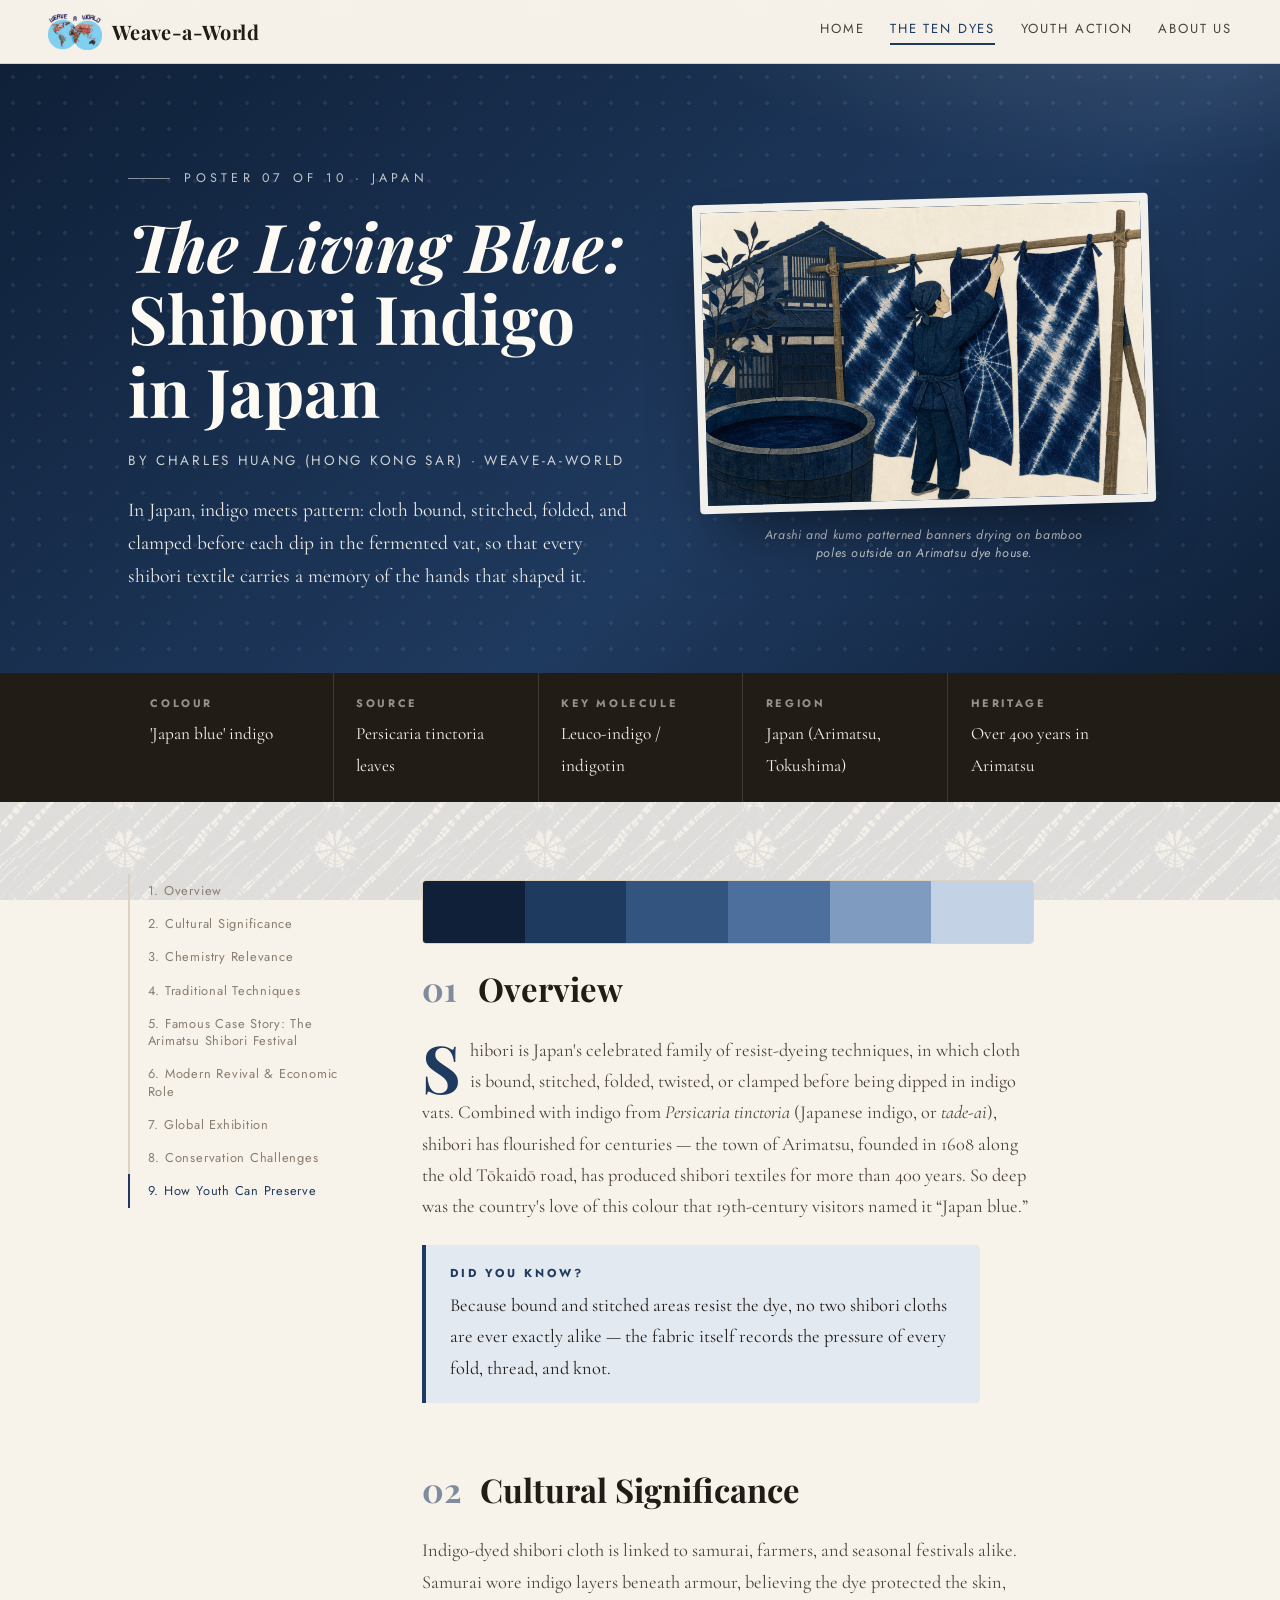
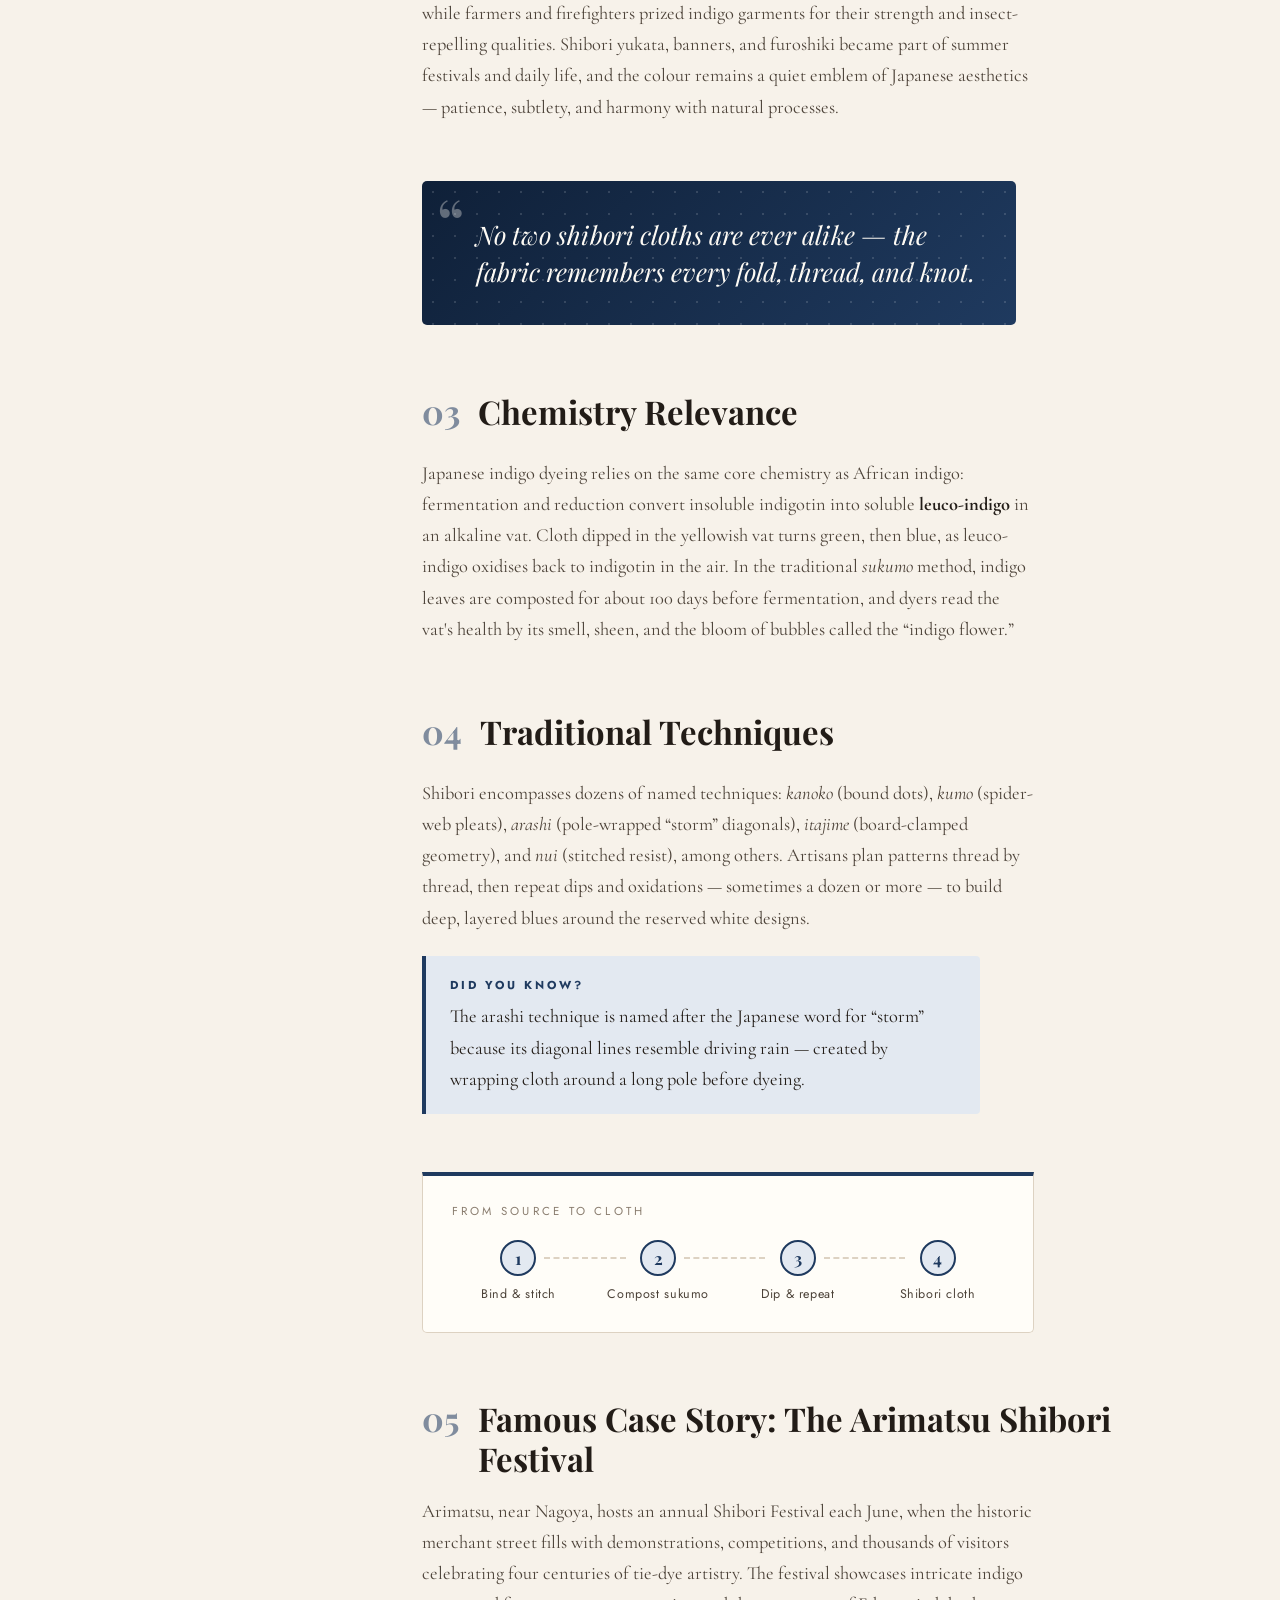
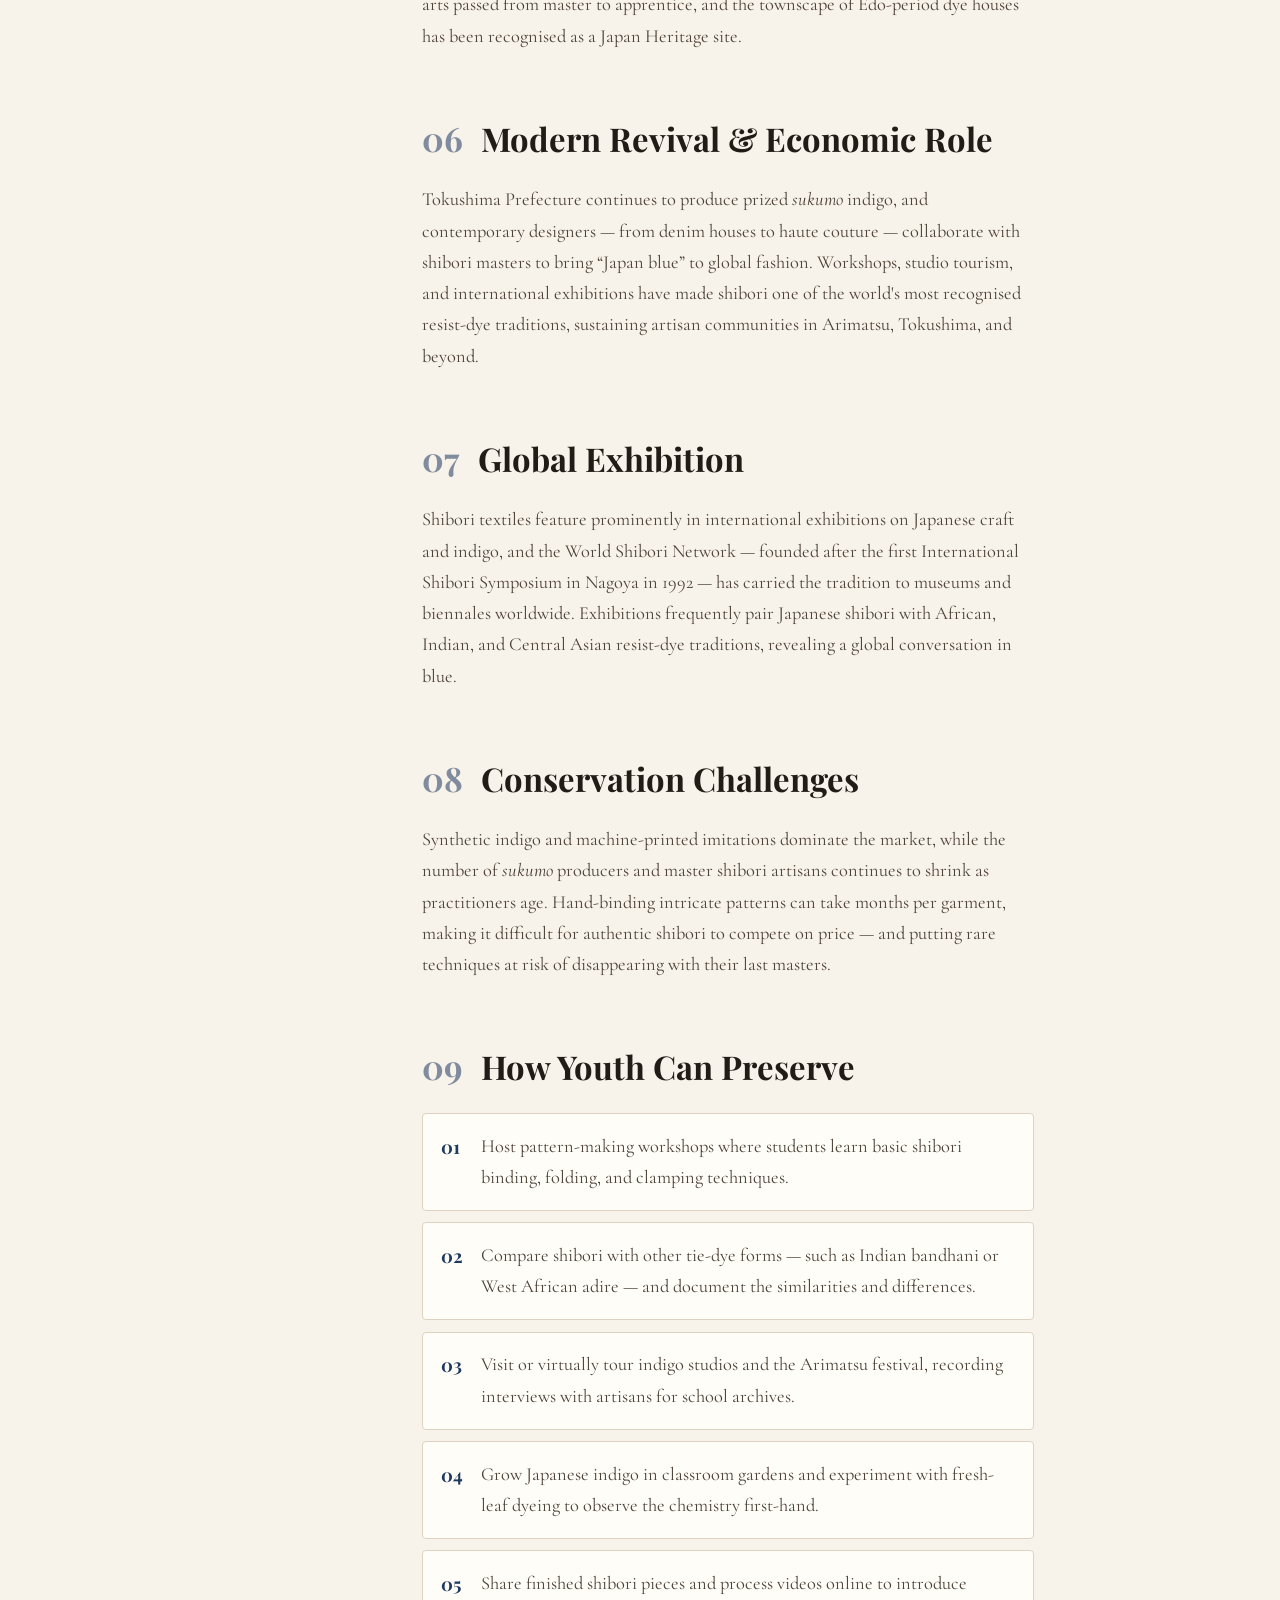
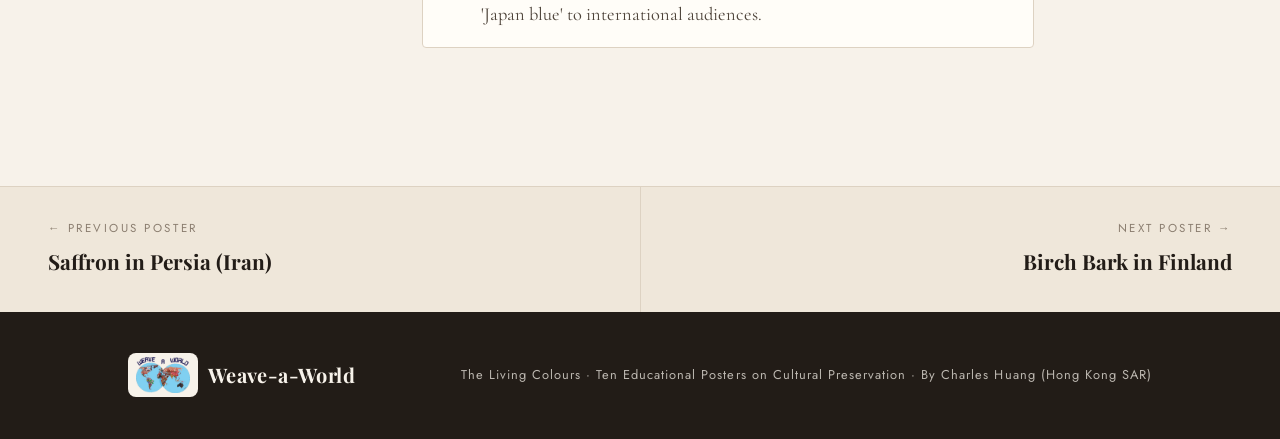
<file: dyes/shibori-indigo-japan.html>
<!DOCTYPE html>
<html lang="en">
<head>
  <meta charset="UTF-8" />
  <meta name="viewport" content="width=device-width, initial-scale=1.0" />
  <title>The Living Blue: Shibori Indigo in Japan · Weave-a-World</title>
  <script>
  (function () {
    try {
      if (sessionStorage.getItem("ww-assets-ready") === "1") return;
      if (sessionStorage.getItem("dye-wipe")) return;
    } catch (e) {}
    document.documentElement.classList.add("is-loading");
  })();
  </script>
  <style>
    html.is-loading, html.is-loading body { overflow: hidden !important; }
    .asset-loader {
      position: fixed; inset: 0; z-index: 10000;
      display: none; align-items: center; justify-content: center;
      background: #070707; color: #fff;
    }
    html.is-loading .asset-loader { display: flex; }
  </style>
  <link rel="preconnect" href="https://fonts.googleapis.com" />
  <link rel="preconnect" href="https://fonts.gstatic.com" crossorigin />
  <link href="https://fonts.googleapis.com/css2?family=Playfair+Display:ital,wght@0,500;0,700;1,500;1,700&family=Cormorant+Garamond:ital,wght@0,400;0,500;0,600;1,400;1,600&family=Jost:wght@300;400;500&family=Nunito:wght@700;800&display=swap" rel="stylesheet" />
  <link rel="icon" type="image/png" href="../images/favicon.png" />
  <link rel="stylesheet" href="../css/style.css?v=34" />
  <style>
    :root {
      --accent: #1f3a5f;
      --accent-deep: #0f2038;
      --accent-soft: #e3e9f1;
    }
    body::before {
      background-image: url("../images/patterns/shibori-indigo-japan.jpg");
    }
  </style>
</head>
<body>
  <div class="asset-loader" id="asset-loader" role="status" aria-live="polite" aria-busy="true">
    <div class="asset-loader-inner">
      <div class="asset-loader-track" role="progressbar" aria-valuemin="0" aria-valuemax="100" aria-valuenow="0" id="asset-loader-bar">
        <span class="asset-loader-fill" id="asset-loader-fill"></span>
      </div>
      <p class="asset-loader-copy" id="asset-loader-copy">Loading 0%</p>
    </div>
  </div>
  <script>
  (function () {
    var el = document.getElementById("asset-loader");
    if (!el || !document.documentElement.classList.contains("is-loading")) {
      if (el) el.remove();
      return;
    }
    var urls = ["../images/logo.png", "../images/patterns/shibori-indigo-japan.jpg"];
    var fill = document.getElementById("asset-loader-fill");
    var bar = document.getElementById("asset-loader-bar");
    var copy = document.getElementById("asset-loader-copy");
    var done = 0;
    var index = 0;
    var running = 0;
    var finished = false;
    var CONC = 8;
    function setProgress(n, total) {
      var pct = total ? Math.round((n / total) * 100) : 100;
      if (fill) fill.style.width = pct + "%";
      if (bar) bar.setAttribute("aria-valuenow", String(pct));
      if (copy) copy.textContent = "Loading " + pct + "%";
    }
    function replayMotion() {
      document.querySelectorAll(".cloth, .splash-bg, .splash-waves path, .splash-scroll, .page-masthead .eyebrow, .page-masthead .masthead-solid, .page-masthead .masthead-script, .page-masthead .masthead-lede, .page-masthead .masthead-aside, .page-masthead .masthead-ribbon, .page-masthead .masthead-slash, .page-masthead .masthead-bar").forEach(function (node) {
        node.style.animation = "none";
        void node.offsetWidth;
        node.style.removeProperty("animation");
      });
    }
    function finish() {
      if (finished) return;
      finished = true;
      setProgress(urls.length, urls.length);
      try { sessionStorage.setItem("ww-assets-ready", "1"); } catch (e) {}
      el.classList.add("is-done");
      el.setAttribute("aria-busy", "false");
      document.documentElement.classList.remove("is-loading");
      document.documentElement.classList.add("is-ready");
      replayMotion();
      setTimeout(function () { el.remove(); }, 280);
    }
    function loadOne(src) {
      return new Promise(function (resolve) {
        var img = new Image();
        img.onload = img.onerror = function () { resolve(); };
        img.src = src;
      });
    }
    function pump() {
      if (done >= urls.length) { finish(); return; }
      while (running < CONC && index < urls.length) {
        running += 1;
        loadOne(urls[index++]).then(function () {
          running -= 1;
          done += 1;
          setProgress(done, urls.length);
          pump();
        });
      }
    }
    pump();
    setTimeout(finish, 1500);
  })();
  </script>
  <div class="dye-wipe" id="dye-wipe" aria-hidden="true">
    <span class="dye-wipe-sash h1"></span>
    <span class="dye-wipe-sash h2"></span>
    <span class="dye-wipe-sash h3"></span>
    <span class="dye-wipe-sash v1"></span>
    <span class="dye-wipe-sash v2"></span>
    <span class="dye-wipe-sash v3"></span>
    <span class="dye-wipe-sash v4"></span>
  </div>
  <script>
  (function () {
    if (!sessionStorage.getItem("dye-wipe")) return;
    sessionStorage.removeItem("dye-wipe");
    if (window.matchMedia("(prefers-reduced-motion: reduce)").matches) return;
    var el = document.getElementById("dye-wipe");
    if (!el) return;
    var elapsed = Date.now() - Number(sessionStorage.getItem("dye-wipe-start") || Date.now());
    if (elapsed < 0) elapsed = 0;
    if (elapsed > 850) elapsed = 850;
    el.style.setProperty("--seek", (-elapsed) + "ms");
    el.className = "dye-wipe active through";
    window.__dyeWipePlaying = true;
    var left = 1200 - elapsed;
    setTimeout(function () { el.classList.add("done"); }, Math.max(0, left - 100));
    setTimeout(function () {
      el.className = "dye-wipe";
      el.style.removeProperty("--seek");
      window.__dyeWipePlaying = false;
    }, left + 80);
  })();
  </script>

  <nav class="topnav">
    <a class="brand" href="../index.html"><img class="brand-logo" src="../images/logo.png" alt="Weave-a-World logo" />Weave-a-World</a>
    <div class="topnav-links">
      <a href="../index.html">Home</a>
      <a href="../collection.html" class="active">The Ten Dyes</a>
      <a href="../youth.html">Youth Action</a>
      <a href="../about.html">About Us</a>
    </div>
  </nav>

  <header class="poster-hero">
    <div class="shell poster-hero-grid">
      <div class="poster-hero-text">
        <div class="poster-kicker">Poster 07 of 10 · Japan</div>
        <h1><em>The Living Blue:</em><br />Shibori Indigo in Japan</h1>
        <p class="poster-byline">By Charles Huang (Hong Kong SAR) · Weave-a-World</p>
        <p class="poster-lede">In Japan, indigo meets pattern: cloth bound, stitched, folded, and clamped before each dip in the fermented vat, so that every shibori textile carries a memory of the hands that shaped it.</p>
      </div>
      <figure class="poster-hero-art">
        <img src="../images/shibori-indigo-japan.png" alt="Textile-art illustration: Shibori Indigo in Japan" />
        <figcaption>Arashi and kumo patterned banners drying on bamboo poles outside an Arimatsu dye house.</figcaption>
      </figure>
    </div>
  </header>

  <div class="factbar">
    <div class="shell factbar-inner">
      <div class="fact"><b>Colour</b><span>&#x27;Japan blue&#x27; indigo</span></div>
      <div class="fact"><b>Source</b><span>Persicaria tinctoria leaves</span></div>
      <div class="fact"><b>Key molecule</b><span>Leuco-indigo / indigotin</span></div>
      <div class="fact"><b>Region</b><span>Japan (Arimatsu, Tokushima)</span></div>
      <div class="fact"><b>Heritage</b><span>Over 400 years in Arimatsu</span></div>
    </div>
  </div>


  <main class="poster-body">
    <div class="shell poster-layout">
      <aside class="poster-toc">
        <a href="#s1">1. Overview</a>
        <a href="#s2">2. Cultural Significance</a>
        <a href="#s3">3. Chemistry Relevance</a>
        <a href="#s4">4. Traditional Techniques</a>
        <a href="#s5">5. Famous Case Story: The Arimatsu Shibori Festival</a>
        <a href="#s6">6. Modern Revival &amp; Economic Role</a>
        <a href="#s7">7. Global Exhibition</a>
        <a href="#s8">8. Conservation Challenges</a>
        <a href="#s9">9. How Youth Can Preserve</a>
      </aside>
      <article>
        <div class="palette-strip" aria-hidden="true"><span style="background:#0f2038"></span><span style="background:#1f3a5f"></span><span style="background:#33547f"></span><span style="background:#4d6f9d"></span><span style="background:#7f9bc0"></span><span style="background:#c3d2e4"></span></div>
      <section class="poster-section reveal" id="s1">
        <div class="poster-section-head">
          <span class="poster-section-num">01</span>
          <h2>Overview</h2>
        </div>
        <p class="dropcap">Shibori is Japan's celebrated family of resist-dyeing techniques, in which cloth is bound, stitched, folded, twisted, or clamped before being dipped in indigo vats. Combined with indigo from <em>Persicaria tinctoria</em> (Japanese indigo, or <em>tade-ai</em>), shibori has flourished for centuries — the town of Arimatsu, founded in 1608 along the old Tōkaidō road, has produced shibori textiles for more than 400 years. So deep was the country's love of this colour that 19th-century visitors named it “Japan blue.”</p>
        <div class="didyouknow">
          <b>Did you know?</b>
          <p>Because bound and stitched areas resist the dye, no two shibori cloths are ever exactly alike — the fabric itself records the pressure of every fold, thread, and knot.</p>
        </div>
      </section>
      <section class="poster-section reveal" id="s2">
        <div class="poster-section-head">
          <span class="poster-section-num">02</span>
          <h2>Cultural Significance</h2>
        </div>
        <p>Indigo-dyed shibori cloth is linked to samurai, farmers, and seasonal festivals alike. Samurai wore indigo layers beneath armour, believing the dye protected the skin, while farmers and firefighters prized indigo garments for their strength and insect-repelling qualities. Shibori yukata, banners, and furoshiki became part of summer festivals and daily life, and the colour remains a quiet emblem of Japanese aesthetics — patience, subtlety, and harmony with natural processes.</p>
      </section>
      <blockquote class="pull-quote reveal">
        <span class="pull-quote-mark" aria-hidden="true">&ldquo;</span>
        <p>No two shibori cloths are ever alike — the fabric remembers every fold, thread, and knot.</p>
      </blockquote>
      <section class="poster-section reveal" id="s3">
        <div class="poster-section-head">
          <span class="poster-section-num">03</span>
          <h2>Chemistry Relevance</h2>
        </div>
        <p>Japanese indigo dyeing relies on the same core chemistry as African indigo: fermentation and reduction convert insoluble indigotin into soluble <strong>leuco-indigo</strong> in an alkaline vat. Cloth dipped in the yellowish vat turns green, then blue, as leuco-indigo oxidises back to indigotin in the air. In the traditional <em>sukumo</em> method, indigo leaves are composted for about 100 days before fermentation, and dyers read the vat's health by its smell, sheen, and the bloom of bubbles called the “indigo flower.”</p>
      </section>
      <section class="poster-section reveal" id="s4">
        <div class="poster-section-head">
          <span class="poster-section-num">04</span>
          <h2>Traditional Techniques</h2>
        </div>
        <p>Shibori encompasses dozens of named techniques: <em>kanoko</em> (bound dots), <em>kumo</em> (spider-web pleats), <em>arashi</em> (pole-wrapped “storm” diagonals), <em>itajime</em> (board-clamped geometry), and <em>nui</em> (stitched resist), among others. Artisans plan patterns thread by thread, then repeat dips and oxidations — sometimes a dozen or more — to build deep, layered blues around the reserved white designs.</p>
        <div class="didyouknow">
          <b>Did you know?</b>
          <p>The arashi technique is named after the Japanese word for “storm” because its diagonal lines resemble driving rain — created by wrapping cloth around a long pole before dyeing.</p>
        </div>
      </section>
      <div class="process-strip reveal" aria-label="From plant to cloth">
        <span class="process-title">From Source to Cloth</span>
        <div class="process-steps">
          <div class="process-step">
            <span class="process-dot">1</span>
            <span class="process-label">Bind &amp; stitch</span>
          </div>
          <div class="process-step">
            <span class="process-dot">2</span>
            <span class="process-label">Compost sukumo</span>
          </div>
          <div class="process-step">
            <span class="process-dot">3</span>
            <span class="process-label">Dip &amp; repeat</span>
          </div>
          <div class="process-step">
            <span class="process-dot">4</span>
            <span class="process-label">Shibori cloth</span>
          </div>
        </div>
      </div>
      <section class="poster-section reveal" id="s5">
        <div class="poster-section-head">
          <span class="poster-section-num">05</span>
          <h2>Famous Case Story: The Arimatsu Shibori Festival</h2>
        </div>
        <p>Arimatsu, near Nagoya, hosts an annual Shibori Festival each June, when the historic merchant street fills with demonstrations, competitions, and thousands of visitors celebrating four centuries of tie-dye artistry. The festival showcases intricate indigo arts passed from master to apprentice, and the townscape of Edo-period dye houses has been recognised as a Japan Heritage site.</p>
      </section>
      <section class="poster-section reveal" id="s6">
        <div class="poster-section-head">
          <span class="poster-section-num">06</span>
          <h2>Modern Revival &amp; Economic Role</h2>
        </div>
        <p>Tokushima Prefecture continues to produce prized <em>sukumo</em> indigo, and contemporary designers — from denim houses to haute couture — collaborate with shibori masters to bring “Japan blue” to global fashion. Workshops, studio tourism, and international exhibitions have made shibori one of the world's most recognised resist-dye traditions, sustaining artisan communities in Arimatsu, Tokushima, and beyond.</p>
      </section>
      <section class="poster-section reveal" id="s7">
        <div class="poster-section-head">
          <span class="poster-section-num">07</span>
          <h2>Global Exhibition</h2>
        </div>
        <p>Shibori textiles feature prominently in international exhibitions on Japanese craft and indigo, and the World Shibori Network — founded after the first International Shibori Symposium in Nagoya in 1992 — has carried the tradition to museums and biennales worldwide. Exhibitions frequently pair Japanese shibori with African, Indian, and Central Asian resist-dye traditions, revealing a global conversation in blue.</p>
      </section>
      <section class="poster-section reveal" id="s8">
        <div class="poster-section-head">
          <span class="poster-section-num">08</span>
          <h2>Conservation Challenges</h2>
        </div>
        <p>Synthetic indigo and machine-printed imitations dominate the market, while the number of <em>sukumo</em> producers and master shibori artisans continues to shrink as practitioners age. Hand-binding intricate patterns can take months per garment, making it difficult for authentic shibori to compete on price — and putting rare techniques at risk of disappearing with their last masters.</p>
      </section>
      <section class="poster-section reveal" id="s9">
        <div class="poster-section-head">
          <span class="poster-section-num">09</span>
          <h2>How Youth Can Preserve</h2>
        </div>
        <ol class="youth-list">
          <li>Host pattern-making workshops where students learn basic shibori binding, folding, and clamping techniques.</li>
          <li>Compare shibori with other tie-dye forms — such as Indian bandhani or West African adire — and document the similarities and differences.</li>
          <li>Visit or virtually tour indigo studios and the Arimatsu festival, recording interviews with artisans for school archives.</li>
          <li>Grow Japanese indigo in classroom gardens and experiment with fresh-leaf dyeing to observe the chemistry first-hand.</li>
          <li>Share finished shibori pieces and process videos online to introduce 'Japan blue' to international audiences.</li>
        </ol>
      </section>
      </article>
    </div>
  </main>

  <nav class="pager">
    <div class="pager-inner">
      <a href="saffron-persia.html" class="prev">
        <small>&larr; Previous poster</small>
        <b>Saffron in Persia (Iran)</b>
      </a>
      <a href="birch-bark-finland.html" class="next">
        <small>Next poster &rarr;</small>
        <b>Birch Bark in Finland</b>
      </a>
    </div>
  </nav>

  <footer>
    <div class="shell footer-inner">
      <a class="brand" href="../index.html"><span class="footer-logo-chip"><img class="brand-logo" src="../images/logo.png" alt="Weave-a-World logo" /></span>Weave-a-World</a>
      <p>The Living Colours · Ten Educational Posters on Cultural Preservation · By Charles Huang (Hong Kong SAR)</p>
    </div>
  </footer>
  <script src="../js/main.js?v=34"></script>
</body>
</html>
</file>
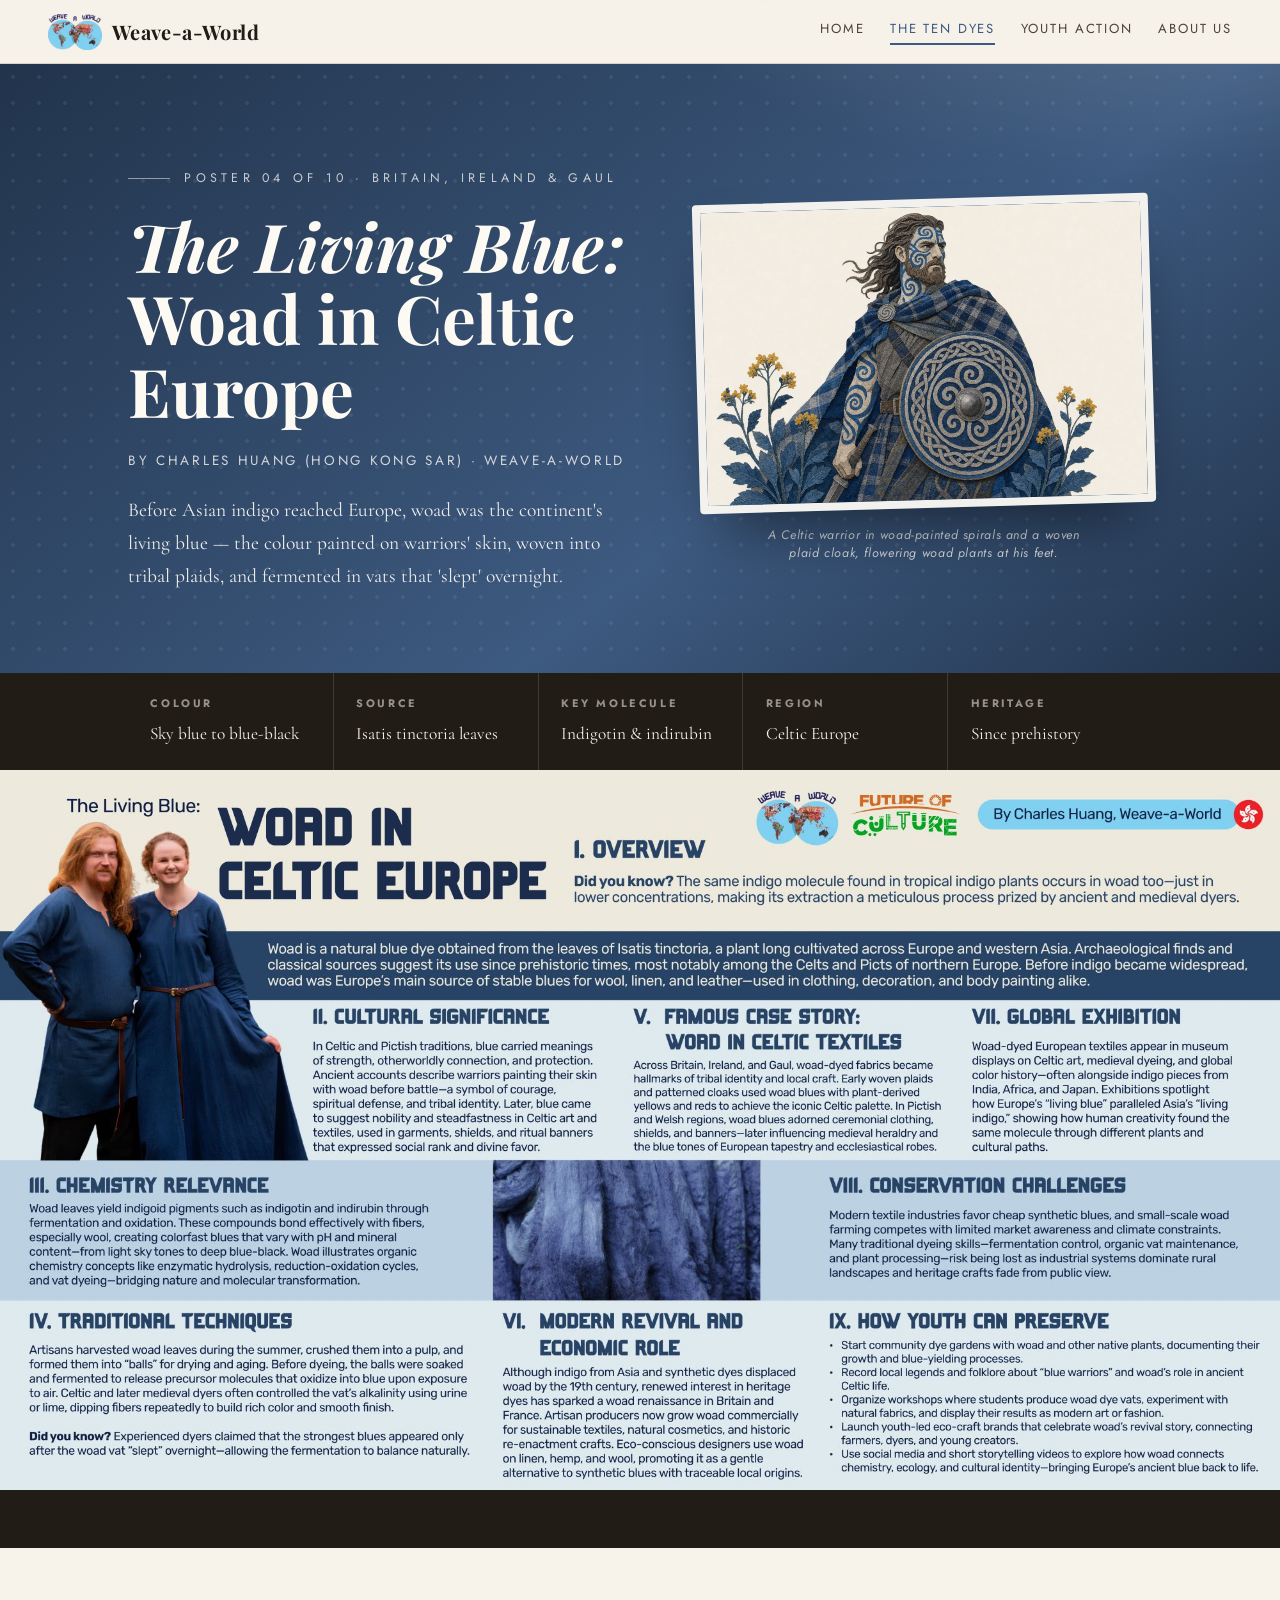
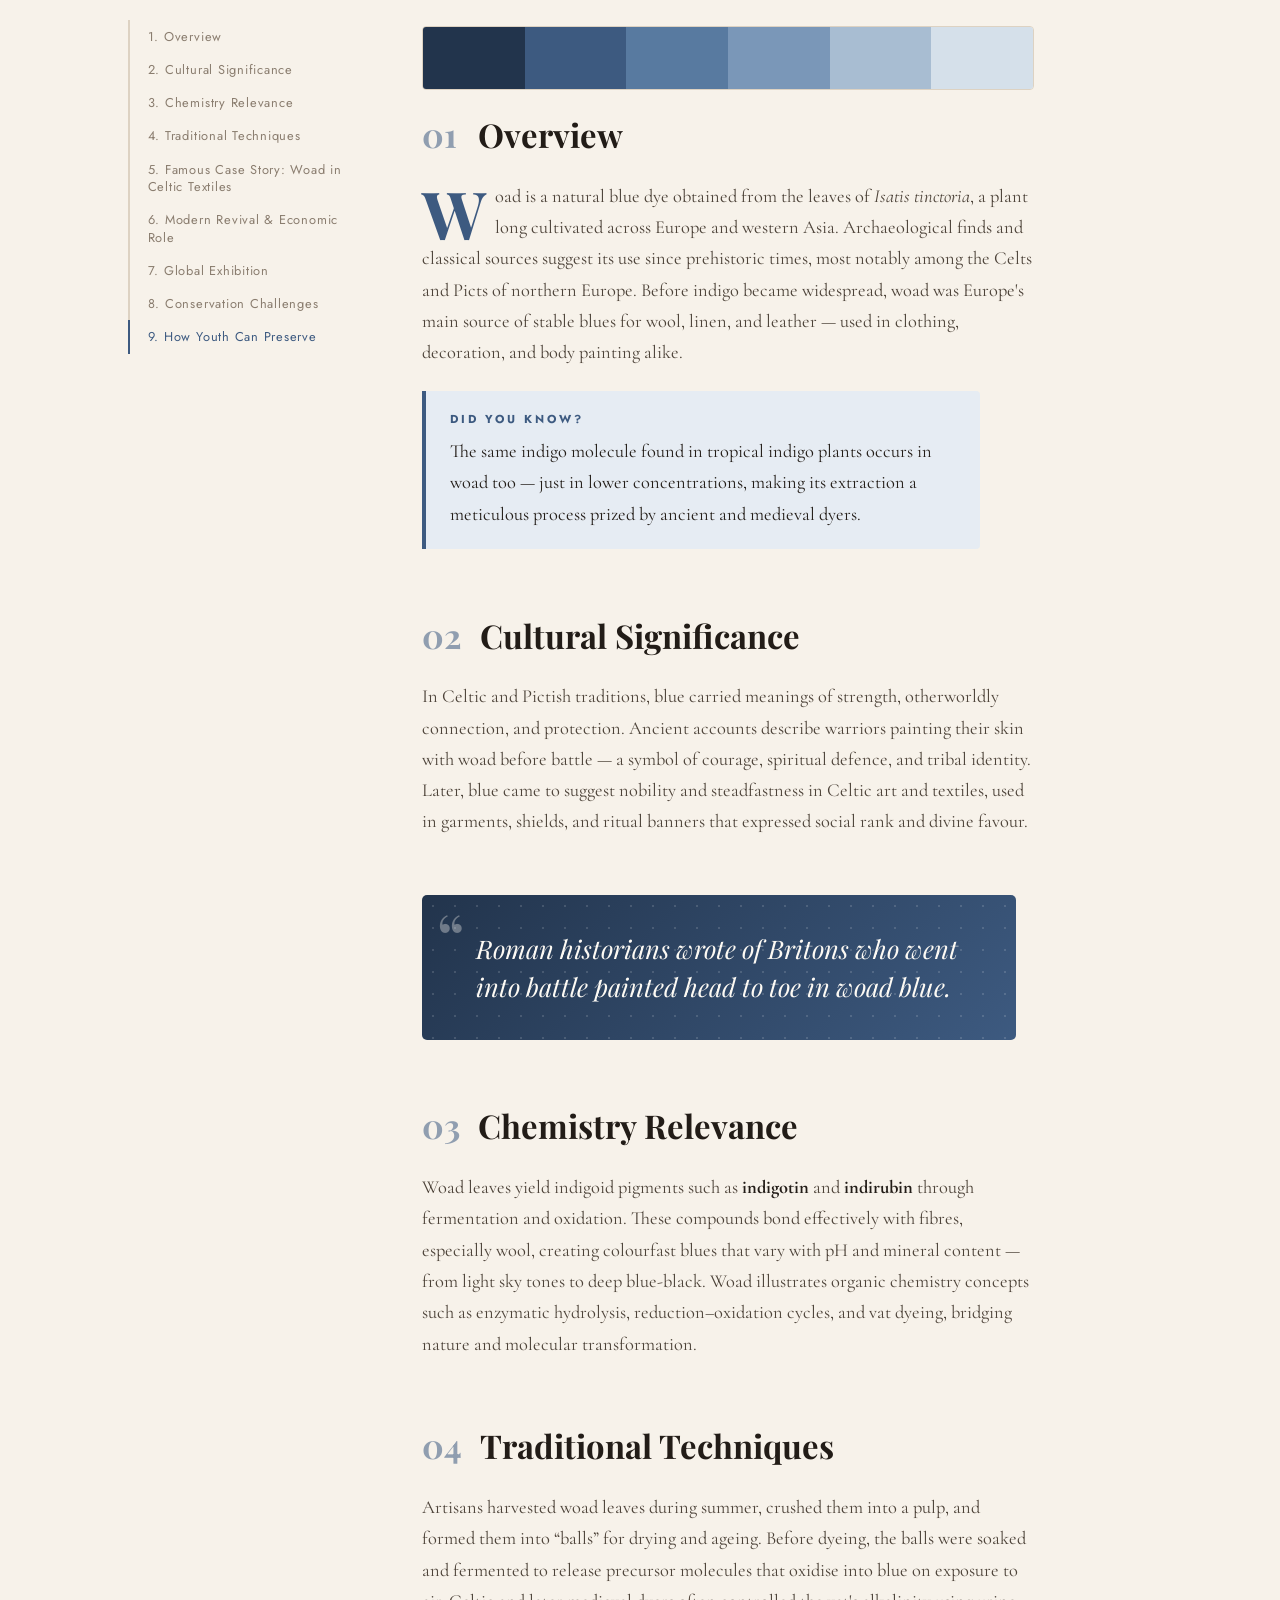
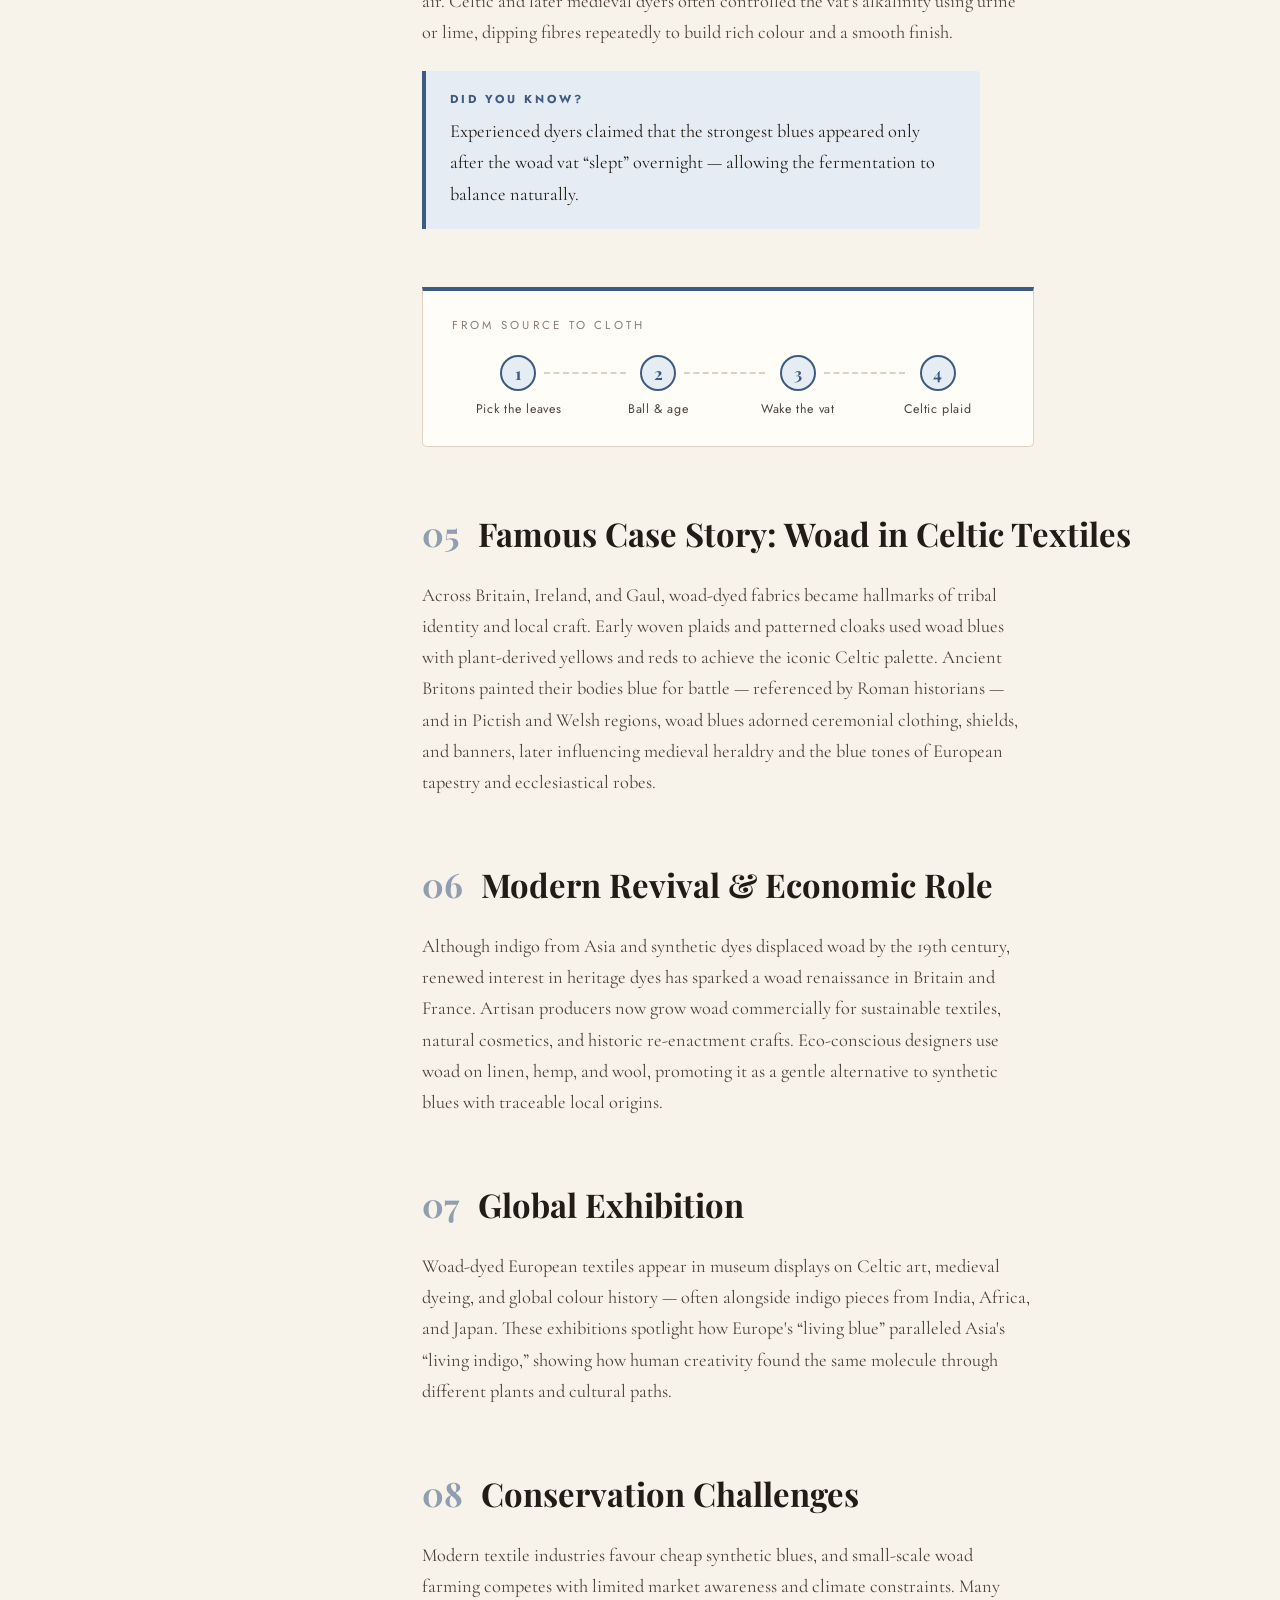
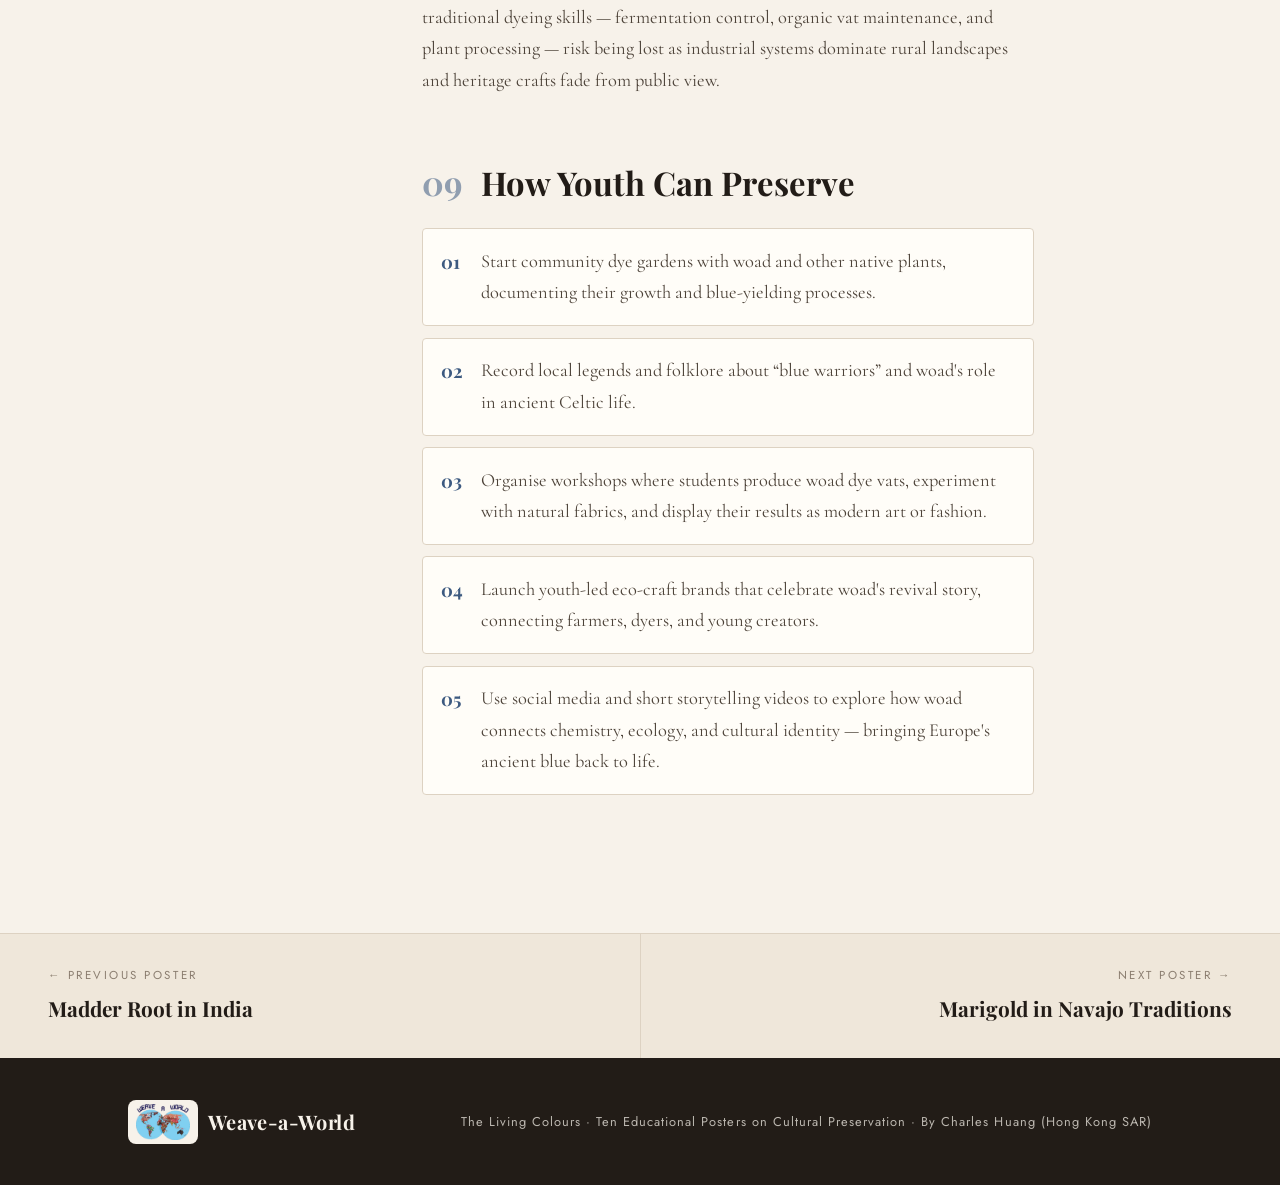
<file: dyes/woad-celtic-europe.html>
<!DOCTYPE html>
<html lang="en">
<head>
  <meta charset="UTF-8" />
  <meta name="viewport" content="width=device-width, initial-scale=1.0" />
  <title>The Living Blue: Woad in Celtic Europe · Weave-a-World</title>
  <script>
  (function () {
    try {
      if (sessionStorage.getItem("ww-assets-ready") === "1") return;
      if (sessionStorage.getItem("dye-wipe")) return;
    } catch (e) {}
    document.documentElement.classList.add("is-loading");
  })();
  </script>
  <style>
    html.is-loading, html.is-loading body { overflow: hidden !important; }
    .asset-loader {
      position: fixed; inset: 0; z-index: 10000;
      display: none; align-items: center; justify-content: center;
      background: #070707; color: #fff;
    }
    html.is-loading .asset-loader { display: flex; }
  </style>
  <link rel="preconnect" href="https://fonts.googleapis.com" />
  <link rel="preconnect" href="https://fonts.gstatic.com" crossorigin />
  <link href="https://fonts.googleapis.com/css2?family=Playfair+Display:ital,wght@0,500;0,700;1,500;1,700&family=Cormorant+Garamond:ital,wght@0,400;0,500;0,600;1,400;1,600&family=Jost:wght@300;400;500&family=Nunito:wght@700;800&display=swap" rel="stylesheet" />
  <link rel="icon" type="image/png" href="../images/favicon.png" />
  <link rel="stylesheet" href="../css/style.css?v=34" />
  <style>
    :root {
      --accent: #3d5a80;
      --accent-deep: #22344c;
      --accent-soft: #e6ecf3;
    }
    body::before {
      background-image: url("../images/patterns/woad-celtic-europe.jpg");
    }
  </style>
</head>
<body>
  <div class="asset-loader" id="asset-loader" role="status" aria-live="polite" aria-busy="true">
    <div class="asset-loader-inner">
      <div class="asset-loader-track" role="progressbar" aria-valuemin="0" aria-valuemax="100" aria-valuenow="0" id="asset-loader-bar">
        <span class="asset-loader-fill" id="asset-loader-fill"></span>
      </div>
      <p class="asset-loader-copy" id="asset-loader-copy">Loading 0%</p>
    </div>
  </div>
  <script>
  (function () {
    var el = document.getElementById("asset-loader");
    if (!el || !document.documentElement.classList.contains("is-loading")) {
      if (el) el.remove();
      return;
    }
    var urls = ["../images/logo.png", "../images/patterns/woad-celtic-europe.jpg", "../images/infographics/woad-celtic-europe.jpg"];
    var fill = document.getElementById("asset-loader-fill");
    var bar = document.getElementById("asset-loader-bar");
    var copy = document.getElementById("asset-loader-copy");
    var done = 0;
    var index = 0;
    var running = 0;
    var finished = false;
    var CONC = 8;
    function setProgress(n, total) {
      var pct = total ? Math.round((n / total) * 100) : 100;
      if (fill) fill.style.width = pct + "%";
      if (bar) bar.setAttribute("aria-valuenow", String(pct));
      if (copy) copy.textContent = "Loading " + pct + "%";
    }
    function replayMotion() {
      document.querySelectorAll(".cloth, .splash-bg, .splash-waves path, .splash-scroll, .page-masthead .eyebrow, .page-masthead .masthead-solid, .page-masthead .masthead-script, .page-masthead .masthead-lede, .page-masthead .masthead-aside, .page-masthead .masthead-ribbon, .page-masthead .masthead-slash, .page-masthead .masthead-bar").forEach(function (node) {
        node.style.animation = "none";
        void node.offsetWidth;
        node.style.removeProperty("animation");
      });
    }
    function finish() {
      if (finished) return;
      finished = true;
      setProgress(urls.length, urls.length);
      try { sessionStorage.setItem("ww-assets-ready", "1"); } catch (e) {}
      el.classList.add("is-done");
      el.setAttribute("aria-busy", "false");
      document.documentElement.classList.remove("is-loading");
      document.documentElement.classList.add("is-ready");
      replayMotion();
      setTimeout(function () { el.remove(); }, 280);
    }
    function loadOne(src) {
      return new Promise(function (resolve) {
        var img = new Image();
        img.onload = img.onerror = function () { resolve(); };
        img.src = src;
      });
    }
    function pump() {
      if (done >= urls.length) { finish(); return; }
      while (running < CONC && index < urls.length) {
        running += 1;
        loadOne(urls[index++]).then(function () {
          running -= 1;
          done += 1;
          setProgress(done, urls.length);
          pump();
        });
      }
    }
    pump();
    setTimeout(finish, 1500);
  })();
  </script>
  <div class="dye-wipe" id="dye-wipe" aria-hidden="true">
    <span class="dye-wipe-sash h1"></span>
    <span class="dye-wipe-sash h2"></span>
    <span class="dye-wipe-sash h3"></span>
    <span class="dye-wipe-sash v1"></span>
    <span class="dye-wipe-sash v2"></span>
    <span class="dye-wipe-sash v3"></span>
    <span class="dye-wipe-sash v4"></span>
  </div>
  <script>
  (function () {
    if (!sessionStorage.getItem("dye-wipe")) return;
    sessionStorage.removeItem("dye-wipe");
    if (window.matchMedia("(prefers-reduced-motion: reduce)").matches) return;
    var el = document.getElementById("dye-wipe");
    if (!el) return;
    var elapsed = Date.now() - Number(sessionStorage.getItem("dye-wipe-start") || Date.now());
    if (elapsed < 0) elapsed = 0;
    if (elapsed > 850) elapsed = 850;
    el.style.setProperty("--seek", (-elapsed) + "ms");
    el.className = "dye-wipe active through";
    window.__dyeWipePlaying = true;
    var left = 1200 - elapsed;
    setTimeout(function () { el.classList.add("done"); }, Math.max(0, left - 100));
    setTimeout(function () {
      el.className = "dye-wipe";
      el.style.removeProperty("--seek");
      window.__dyeWipePlaying = false;
    }, left + 80);
  })();
  </script>

  <nav class="topnav">
    <a class="brand" href="../index.html"><img class="brand-logo" src="../images/logo.png" alt="Weave-a-World logo" />Weave-a-World</a>
    <div class="topnav-links">
      <a href="../index.html">Home</a>
      <a href="../collection.html" class="active">The Ten Dyes</a>
      <a href="../youth.html">Youth Action</a>
      <a href="../about.html">About Us</a>
    </div>
  </nav>

  <header class="poster-hero">
    <div class="shell poster-hero-grid">
      <div class="poster-hero-text">
        <div class="poster-kicker">Poster 04 of 10 · Britain, Ireland &amp; Gaul</div>
        <h1><em>The Living Blue:</em><br />Woad in Celtic Europe</h1>
        <p class="poster-byline">By Charles Huang (Hong Kong SAR) · Weave-a-World</p>
        <p class="poster-lede">Before Asian indigo reached Europe, woad was the continent's living blue — the colour painted on warriors' skin, woven into tribal plaids, and fermented in vats that 'slept' overnight.</p>
      </div>
      <figure class="poster-hero-art">
        <img src="../images/woad-celtic-europe.png" alt="Textile-art illustration: Woad in Celtic Europe" />
        <figcaption>A Celtic warrior in woad-painted spirals and a woven plaid cloak, flowering woad plants at his feet.</figcaption>
      </figure>
    </div>
  </header>

  <div class="factbar">
    <div class="shell factbar-inner">
      <div class="fact"><b>Colour</b><span>Sky blue to blue-black</span></div>
      <div class="fact"><b>Source</b><span>Isatis tinctoria leaves</span></div>
      <div class="fact"><b>Key molecule</b><span>Indigotin &amp; indirubin</span></div>
      <div class="fact"><b>Region</b><span>Celtic Europe</span></div>
      <div class="fact"><b>Heritage</b><span>Since prehistory</span></div>
    </div>
  </div>
  <figure class="poster-infographic">
    <img src="../images/infographics/woad-celtic-europe.jpg" alt="Infographic poster: The Living Blue: Woad in Celtic Europe" />
  </figure>
  <div class="poster-rule" aria-hidden="true"></div>


  <main class="poster-body">
    <div class="shell poster-layout">
      <aside class="poster-toc">
        <a href="#s1">1. Overview</a>
        <a href="#s2">2. Cultural Significance</a>
        <a href="#s3">3. Chemistry Relevance</a>
        <a href="#s4">4. Traditional Techniques</a>
        <a href="#s5">5. Famous Case Story: Woad in Celtic Textiles</a>
        <a href="#s6">6. Modern Revival &amp; Economic Role</a>
        <a href="#s7">7. Global Exhibition</a>
        <a href="#s8">8. Conservation Challenges</a>
        <a href="#s9">9. How Youth Can Preserve</a>
      </aside>
      <article>
        <div class="palette-strip" aria-hidden="true"><span style="background:#22344c"></span><span style="background:#3d5a80"></span><span style="background:#587aa0"></span><span style="background:#7a97b8"></span><span style="background:#a8bdd2"></span><span style="background:#d5e0ea"></span></div>
      <section class="poster-section reveal" id="s1">
        <div class="poster-section-head">
          <span class="poster-section-num">01</span>
          <h2>Overview</h2>
        </div>
        <p class="dropcap">Woad is a natural blue dye obtained from the leaves of <em>Isatis tinctoria</em>, a plant long cultivated across Europe and western Asia. Archaeological finds and classical sources suggest its use since prehistoric times, most notably among the Celts and Picts of northern Europe. Before indigo became widespread, woad was Europe's main source of stable blues for wool, linen, and leather — used in clothing, decoration, and body painting alike.</p>
        <div class="didyouknow">
          <b>Did you know?</b>
          <p>The same indigo molecule found in tropical indigo plants occurs in woad too — just in lower concentrations, making its extraction a meticulous process prized by ancient and medieval dyers.</p>
        </div>
      </section>
      <section class="poster-section reveal" id="s2">
        <div class="poster-section-head">
          <span class="poster-section-num">02</span>
          <h2>Cultural Significance</h2>
        </div>
        <p>In Celtic and Pictish traditions, blue carried meanings of strength, otherworldly connection, and protection. Ancient accounts describe warriors painting their skin with woad before battle — a symbol of courage, spiritual defence, and tribal identity. Later, blue came to suggest nobility and steadfastness in Celtic art and textiles, used in garments, shields, and ritual banners that expressed social rank and divine favour.</p>
      </section>
      <blockquote class="pull-quote reveal">
        <span class="pull-quote-mark" aria-hidden="true">&ldquo;</span>
        <p>Roman historians wrote of Britons who went into battle painted head to toe in woad blue.</p>
      </blockquote>
      <section class="poster-section reveal" id="s3">
        <div class="poster-section-head">
          <span class="poster-section-num">03</span>
          <h2>Chemistry Relevance</h2>
        </div>
        <p>Woad leaves yield indigoid pigments such as <strong>indigotin</strong> and <strong>indirubin</strong> through fermentation and oxidation. These compounds bond effectively with fibres, especially wool, creating colourfast blues that vary with pH and mineral content — from light sky tones to deep blue-black. Woad illustrates organic chemistry concepts such as enzymatic hydrolysis, reduction–oxidation cycles, and vat dyeing, bridging nature and molecular transformation.</p>
      </section>
      <section class="poster-section reveal" id="s4">
        <div class="poster-section-head">
          <span class="poster-section-num">04</span>
          <h2>Traditional Techniques</h2>
        </div>
        <p>Artisans harvested woad leaves during summer, crushed them into a pulp, and formed them into “balls” for drying and ageing. Before dyeing, the balls were soaked and fermented to release precursor molecules that oxidise into blue on exposure to air. Celtic and later medieval dyers often controlled the vat's alkalinity using urine or lime, dipping fibres repeatedly to build rich colour and a smooth finish.</p>
        <div class="didyouknow">
          <b>Did you know?</b>
          <p>Experienced dyers claimed that the strongest blues appeared only after the woad vat “slept” overnight — allowing the fermentation to balance naturally.</p>
        </div>
      </section>
      <div class="process-strip reveal" aria-label="From plant to cloth">
        <span class="process-title">From Source to Cloth</span>
        <div class="process-steps">
          <div class="process-step">
            <span class="process-dot">1</span>
            <span class="process-label">Pick the leaves</span>
          </div>
          <div class="process-step">
            <span class="process-dot">2</span>
            <span class="process-label">Ball &amp; age</span>
          </div>
          <div class="process-step">
            <span class="process-dot">3</span>
            <span class="process-label">Wake the vat</span>
          </div>
          <div class="process-step">
            <span class="process-dot">4</span>
            <span class="process-label">Celtic plaid</span>
          </div>
        </div>
      </div>
      <section class="poster-section reveal" id="s5">
        <div class="poster-section-head">
          <span class="poster-section-num">05</span>
          <h2>Famous Case Story: Woad in Celtic Textiles</h2>
        </div>
        <p>Across Britain, Ireland, and Gaul, woad-dyed fabrics became hallmarks of tribal identity and local craft. Early woven plaids and patterned cloaks used woad blues with plant-derived yellows and reds to achieve the iconic Celtic palette. Ancient Britons painted their bodies blue for battle — referenced by Roman historians — and in Pictish and Welsh regions, woad blues adorned ceremonial clothing, shields, and banners, later influencing medieval heraldry and the blue tones of European tapestry and ecclesiastical robes.</p>
      </section>
      <section class="poster-section reveal" id="s6">
        <div class="poster-section-head">
          <span class="poster-section-num">06</span>
          <h2>Modern Revival &amp; Economic Role</h2>
        </div>
        <p>Although indigo from Asia and synthetic dyes displaced woad by the 19th century, renewed interest in heritage dyes has sparked a woad renaissance in Britain and France. Artisan producers now grow woad commercially for sustainable textiles, natural cosmetics, and historic re-enactment crafts. Eco-conscious designers use woad on linen, hemp, and wool, promoting it as a gentle alternative to synthetic blues with traceable local origins.</p>
      </section>
      <section class="poster-section reveal" id="s7">
        <div class="poster-section-head">
          <span class="poster-section-num">07</span>
          <h2>Global Exhibition</h2>
        </div>
        <p>Woad-dyed European textiles appear in museum displays on Celtic art, medieval dyeing, and global colour history — often alongside indigo pieces from India, Africa, and Japan. These exhibitions spotlight how Europe's “living blue” paralleled Asia's “living indigo,” showing how human creativity found the same molecule through different plants and cultural paths.</p>
      </section>
      <section class="poster-section reveal" id="s8">
        <div class="poster-section-head">
          <span class="poster-section-num">08</span>
          <h2>Conservation Challenges</h2>
        </div>
        <p>Modern textile industries favour cheap synthetic blues, and small-scale woad farming competes with limited market awareness and climate constraints. Many traditional dyeing skills — fermentation control, organic vat maintenance, and plant processing — risk being lost as industrial systems dominate rural landscapes and heritage crafts fade from public view.</p>
      </section>
      <section class="poster-section reveal" id="s9">
        <div class="poster-section-head">
          <span class="poster-section-num">09</span>
          <h2>How Youth Can Preserve</h2>
        </div>
        <ol class="youth-list">
          <li>Start community dye gardens with woad and other native plants, documenting their growth and blue-yielding processes.</li>
          <li>Record local legends and folklore about “blue warriors” and woad's role in ancient Celtic life.</li>
          <li>Organise workshops where students produce woad dye vats, experiment with natural fabrics, and display their results as modern art or fashion.</li>
          <li>Launch youth-led eco-craft brands that celebrate woad's revival story, connecting farmers, dyers, and young creators.</li>
          <li>Use social media and short storytelling videos to explore how woad connects chemistry, ecology, and cultural identity — bringing Europe's ancient blue back to life.</li>
        </ol>
      </section>
      </article>
    </div>
  </main>

  <nav class="pager">
    <div class="pager-inner">
      <a href="madder-india.html" class="prev">
        <small>&larr; Previous poster</small>
        <b>Madder Root in India</b>
      </a>
      <a href="marigold-navajo.html" class="next">
        <small>Next poster &rarr;</small>
        <b>Marigold in Navajo Traditions</b>
      </a>
    </div>
  </nav>

  <footer>
    <div class="shell footer-inner">
      <a class="brand" href="../index.html"><span class="footer-logo-chip"><img class="brand-logo" src="../images/logo.png" alt="Weave-a-World logo" /></span>Weave-a-World</a>
      <p>The Living Colours · Ten Educational Posters on Cultural Preservation · By Charles Huang (Hong Kong SAR)</p>
    </div>
  </footer>
  <script src="../js/main.js?v=34"></script>
</body>
</html>
</file>
<file: css/style.css>
/* ============================================================
   Weave-a-World · The Living Colours
   Shared stylesheet for the natural-dye heritage site
   ============================================================ */

:root {
  --ink: #221c17;
  --ink-soft: #4c4238;
  --ink-faint: #8a7d6f;
  --paper: #f7f2ea;
  --paper-deep: #efe7da;
  --card: #fffdf8;
  --line: #ddd2c2;
  --gold: #b98a2e;

  /* per-page accent, overridden on each dye page */
  --accent: #31456e;
  --accent-deep: #1d2b49;
  --accent-soft: #e7ebf3;

  --page-pattern: url("images/patterns/atlas.jpg");
  --pattern-opacity: 0.10;

  --serif: "Cormorant Garamond", "Playfair Display", Georgia, serif;
  --display: "Playfair Display", "Cormorant Garamond", Georgia, serif;
  --sans: "Jost", "Avenir Next", "Segoe UI", sans-serif;
}

.asset-loader {
  position: fixed;
  inset: 0;
  z-index: 10000;
  display: none;
  align-items: center;
  justify-content: center;
  padding: 2rem;
  background: #070707;
  color: #fff;
  text-align: center;
}
html.is-loading .asset-loader,
.asset-loader.is-done { display: flex; }
html.is-loading body > *:not(.asset-loader),
html.is-loading body > *:not(.asset-loader) * {
  animation-play-state: paused !important;
}
.asset-loader.is-done {
  opacity: 0;
  pointer-events: none;
  transition: opacity 0.28s ease;
}
.asset-loader-inner {
  width: min(16rem, 70vw);
  display: flex;
  flex-direction: column;
  align-items: center;
  justify-content: center;
}
.asset-loader-track {
  width: 100%;
  height: 2px;
  border-radius: 999px;
  background: rgba(255, 255, 255, 0.18);
  overflow: hidden;
}
.asset-loader-fill {
  display: block;
  width: 0;
  height: 100%;
  border-radius: inherit;
  background: #fff;
  transition: width 0.25s ease;
}
.asset-loader-copy {
  margin-top: 0.85rem;
  font-family: "Jost", "Helvetica Neue", Helvetica, Arial, sans-serif;
  font-weight: 400;
  font-size: 0.82rem;
  letter-spacing: 0.04em;
  color: rgba(255, 255, 255, 0.72);
}

* { margin: 0; padding: 0; box-sizing: border-box; }

html { scroll-behavior: smooth; }

body {
  font-family: var(--serif);
  font-size: 1.15rem;
  line-height: 1.7;
  color: var(--ink);
  background: var(--paper);
  position: relative;
}
body::before {
  content: "";
  position: fixed;
  inset: 0;
  z-index: 0;
  pointer-events: none;
  opacity: var(--pattern-opacity);
  background-image: url("../images/patterns/atlas.jpg");
  background-size: 420px;
  background-repeat: repeat;
  mix-blend-mode: multiply;
}
body > * { position: relative; z-index: 1; }

img { max-width: 100%; display: block; }

a { color: var(--accent); text-decoration: none; }
a:hover { color: var(--accent-deep); }

/* ---------- Top navigation ---------- */
.topnav {
  position: sticky;
  top: 0;
  z-index: 50;
  display: flex;
  align-items: center;
  justify-content: space-between;
  gap: 1rem;
  padding: 0.85rem clamp(1.2rem, 4vw, 3rem);
  background: rgba(247, 242, 234, 0.92);
  backdrop-filter: blur(10px);
  border-bottom: 1px solid var(--line);
}

.brand {
  font-family: var(--display);
  font-weight: 700;
  font-size: 1.25rem;
  letter-spacing: 0.02em;
  color: var(--ink);
  display: flex;
  align-items: center;
  gap: 0.6rem;
}

.brand-logo {
  height: 36px;
  width: auto;
  flex: none;
}

.footer-logo-chip {
  display: inline-flex;
  align-items: center;
  justify-content: center;
  background: var(--paper);
  border-radius: 8px;
  padding: 4px 8px;
}

.hero-logo {
  height: clamp(90px, 12vw, 130px);
  width: auto;
  margin-bottom: 1.4rem;
}

.topnav-links {
  display: flex;
  gap: 1.6rem;
  font-family: var(--sans);
  font-size: 0.82rem;
  letter-spacing: 0.14em;
  text-transform: uppercase;
}

.topnav-links a { color: var(--ink-soft); padding-bottom: 2px; border-bottom: 2px solid transparent; }
.topnav-links a:hover { color: var(--ink); }
.topnav-links a.active { color: var(--accent); border-bottom-color: var(--accent); }

/* ---------- Shared section shell ---------- */
.shell { max-width: 1120px; margin: 0 auto; padding: 0 clamp(1.2rem, 4vw, 3rem); }

.eyebrow {
  font-family: var(--sans);
  font-size: 0.78rem;
  letter-spacing: 0.32em;
  text-transform: uppercase;
  color: var(--gold);
  margin-bottom: 1rem;
}

/* ============================================================
   SPLASH · opening title
   ============================================================ */
.splash {
  position: relative;
  isolation: isolate;
  height: calc(100vh - 64px);
  min-height: 560px;
  overflow: hidden;
  background: #1a160e;
  color: #f3ece0;
}
.splash-bg {
  position: absolute;
  inset: -8%;
  background: url("../images/splash-bg.jpg") center 42% / cover no-repeat;
  animation: splash-kenburns 28s ease-in-out infinite alternate;
  z-index: 0;
}
@keyframes splash-kenburns {
  from { transform: scale(1) translate(0, 0); }
  to { transform: scale(1.08) translate(-1.4%, 1%); }
}
.splash-grain {
  position: absolute;
  inset: 0;
  z-index: 1;
  pointer-events: none;
  opacity: 0.28;
  mix-blend-mode: overlay;
  background-image:
    repeating-linear-gradient(0deg, rgba(255,255,255,0.03) 0 1px, transparent 1px 3px),
    repeating-linear-gradient(90deg, rgba(0,0,0,0.05) 0 1px, transparent 1px 4px);
}
.splash-grain::after {
  content: "";
  position: absolute;
  inset: 0;
  background: linear-gradient(125deg, rgba(12,10,6,0.55) 0%, transparent 38%, rgba(212,168,72,0.12) 52%, transparent 66%, rgba(8,6,4,0.7) 100%);
}
.splash::before,
.splash::after {
  content: "";
  position: absolute;
  left: 0; right: 0;
  height: 18px;
  z-index: 8;
  pointer-events: none;
  background-image: repeating-linear-gradient(
    90deg,
    #8a6a32 0 10px,
    transparent 10px 18px,
    #5c4520 18px 22px,
    transparent 22px 30px
  );
  opacity: 0.45;
}
.splash::before { top: 0; }
.splash::after { bottom: 0; }

.splash-waves {
  position: absolute;
  inset: 0;
  width: 100%;
  height: 100%;
  z-index: 1;
  pointer-events: none;
  opacity: 0.18;
}
.splash-waves path {
  fill: none;
  stroke: #d4b46a;
  stroke-width: 1.2;
  animation: wave-drift 18s ease-in-out infinite alternate;
}
.splash-waves path:nth-child(2) { animation-delay: -4s; opacity: 0.7; }
.splash-waves path:nth-child(3) { animation-delay: -8s; opacity: 0.45; }
@keyframes wave-drift {
  from { transform: translateX(-18px) translateY(6px); }
  to { transform: translateX(22px) translateY(-10px); }
}

.splash-kicker {
  position: absolute;
  top: 2.4rem;
  left: clamp(1.2rem, 4vw, 3rem);
  z-index: 7;
  font-family: var(--sans);
  font-size: 0.78rem;
  letter-spacing: 0.42em;
  text-transform: lowercase;
  writing-mode: vertical-rl;
  transform: rotate(180deg);
  color: rgba(243, 236, 224, 0.72);
}

.splash-title {
  position: absolute;
  left: 50%;
  top: 52%;
  transform: translate(-50%, -50%);
  width: 92vw;
  margin: 0;
  text-align: center;
  font-family: "Nunito", var(--sans);
  font-weight: 800;
  font-size: clamp(3.4rem, 11vw, 9.4rem);
  line-height: 0.92;
  letter-spacing: -0.04em;
  text-transform: lowercase;
  color: #f6f0e6;
  text-shadow: 0 18px 40px rgba(0,0,0,0.35);
}
.splash-title-back { z-index: 3; }
.splash-title-front {
  z-index: 5;
  clip-path: inset(0 0 46% 0);
  pointer-events: none;
}

.splash-layer {
  position: absolute;
  inset: 0;
  pointer-events: none;
  transition: transform 0.45s ease-out;
}
.splash-behind { z-index: 2; }
.splash-through { z-index: 4; }
.splash-over { z-index: 6; }

.cloth {
  position: absolute;
  max-width: none;
  filter: drop-shadow(0 18px 28px rgba(40, 32, 14, 0.45));
  will-change: transform, opacity;
  animation: cloth-in 2.4s cubic-bezier(0.22, 0.8, 0.28, 1) both, cloth-drift 16s ease-in-out 2.4s infinite alternate;
}
.cloth-a {
  width: min(78vw, 920px);
  left: -8%;
  top: 18%;
  transform: rotate(-18deg);
  --dx: -18vw; --dy: 8vh; --rot: -28deg;
  animation-delay: 0.15s, 2.55s;
}
.cloth-b {
  width: min(62vw, 760px);
  right: -12%;
  top: -6%;
  transform: rotate(22deg);
  --dx: 16vw; --dy: -10vh; --rot: 32deg;
  animation-delay: 0.45s, 2.85s;
}
.cloth-c {
  width: min(34vw, 420px);
  left: 38%;
  top: 8%;
  transform: rotate(8deg);
  --dx: 6vw; --dy: -14vh; --rot: 14deg;
  animation-delay: 0.7s, 3.1s;
}
.cloth-d {
  width: min(70vw, 880px);
  left: 8%;
  bottom: -18%;
  transform: rotate(12deg);
  --dx: -10vw; --dy: 12vh; --rot: 4deg;
  animation-delay: 0.35s, 2.75s;
}
.cloth-e {
  width: min(48vw, 560px);
  right: -6%;
  top: 42%;
  transform: rotate(-8deg);
  --dx: 14vw; --dy: 6vh; --rot: -16deg;
  animation-delay: 0.9s, 3.3s;
}
@keyframes cloth-in {
  from {
    opacity: 0;
    translate: var(--dx) var(--dy);
    rotate: var(--rot);
    scale: 0.92;
  }
  to {
    opacity: 1;
    translate: 0 0;
    rotate: 0deg;
    scale: 1;
  }
}
@keyframes cloth-drift {
  from { translate: 0 0; rotate: 0deg; }
  to { translate: 28px -22px; rotate: 4deg; }
}

.splash-scroll {
  position: absolute;
  bottom: 2.6rem;
  left: 50%;
  transform: translateX(-50%);
  z-index: 9;
  font-family: var(--sans);
  font-size: 0.72rem;
  letter-spacing: 0.34em;
  text-transform: lowercase;
  color: rgba(243, 236, 224, 0.82);
  padding-bottom: 1.4rem;
}
.splash-scroll:hover { color: #f6f0e6; }
.splash-scroll::after {
  content: "";
  position: absolute;
  left: 50%;
  bottom: 0;
  width: 1px;
  height: 18px;
  background: rgba(243, 236, 224, 0.7);
  animation: cue-drop 1.8s ease-in-out infinite;
}

.side-textiles {
  position: absolute;
  inset: 0;
  z-index: 4;
  pointer-events: none;
  overflow: hidden;
}
.side-cloth {
  position: absolute;
  max-width: none;
  opacity: 0.82;
  filter: drop-shadow(0 14px 22px rgba(40, 32, 14, 0.28));
}

@media (max-width: 960px) {
  .side-textiles { display: none; }
}

/* ============================================================
   HOME PAGE
   ============================================================ */
.home-threat {
  background: #100c0a;
  color: var(--paper);
  padding: clamp(5rem, 11vw, 8rem) 0;
}
.home-threat p {
  max-width: 22em;
  margin: 0 auto;
  text-align: center;
  font-size: clamp(1.45rem, 3.2vw, 2.15rem);
  line-height: 1.45;
}
.home-threat-stat {
  font-family: var(--display);
  font-size: 1.45em;
  font-weight: 700;
  letter-spacing: -0.02em;
  color: #fff;
}

.hero-home {
  position: relative;
  overflow: hidden;
  padding: clamp(4rem, 10vw, 7.5rem) 0 clamp(3.5rem, 8vw, 6rem);
  background:
    radial-gradient(1100px 500px at 85% -10%, rgba(49, 69, 110, 0.16), transparent 60%),
    radial-gradient(900px 480px at 0% 110%, rgba(155, 27, 48, 0.12), transparent 60%),
    var(--paper);
}

.hero-home .shell { position: relative; }

.hero-home-grid {
  display: grid;
  grid-template-columns: 1.05fr 0.95fr;
  gap: clamp(2rem, 5vw, 4rem);
  align-items: center;
}

.hero-home-art { position: relative; }
.hero-home-art img {
  border-radius: 6px;
  border: 6px solid var(--card);
  box-shadow: 0 30px 60px -25px rgba(34, 28, 23, 0.45), 0 0 0 1px var(--line);
  transform: rotate(1.5deg);
}
.hero-home-art figcaption {
  margin-top: 1.1rem;
  font-family: var(--sans);
  font-size: 0.78rem;
  letter-spacing: 0.06em;
  color: var(--ink-faint);
  text-align: center;
  font-style: italic;
}

/* ---------- Molecule ticker marquee ---------- */
.ticker {
  overflow: hidden;
  background: var(--ink);
  color: rgba(247, 242, 234, 0.85);
  padding: 0.7rem 0;
  border-bottom: 1px solid var(--line);
}
.ticker-track {
  display: flex;
  align-items: center;
  gap: 2.2rem;
  width: max-content;
  animation: ticker-scroll 38s linear infinite;
  font-family: var(--sans);
  font-size: 0.78rem;
  letter-spacing: 0.3em;
  text-transform: uppercase;
  white-space: nowrap;
}
.ticker-track i { font-style: normal; font-size: 0.55rem; color: var(--gold); }
@keyframes ticker-scroll {
  from { transform: translateX(0); }
  to { transform: translateX(-50%); }
}

.hero-home h1 {
  font-family: var(--display);
  font-size: clamp(2.6rem, 6.5vw, 4.6rem);
  line-height: 1.08;
  font-weight: 700;
  max-width: 15ch;
}

.hero-home h1 em { font-style: italic; color: var(--accent); }

.hero-lede {
  margin-top: 1.6rem;
  max-width: 58ch;
  font-size: clamp(1.15rem, 2vw, 1.32rem);
  color: var(--ink-soft);
}

.hero-byline {
  margin-top: 1.4rem;
  font-family: var(--sans);
  font-size: 0.85rem;
  letter-spacing: 0.18em;
  text-transform: uppercase;
  color: var(--ink-faint);
}

.hero-actions { margin-top: 2.4rem; display: flex; gap: 1rem; flex-wrap: wrap; }

.btn {
  display: inline-block;
  font-family: var(--sans);
  font-size: 0.85rem;
  letter-spacing: 0.16em;
  text-transform: uppercase;
  padding: 0.95rem 1.9rem;
  border-radius: 3px;
  transition: transform 0.18s ease, box-shadow 0.18s ease;
}

.btn-primary { background: var(--ink); color: var(--paper); }
.btn-primary:hover { background: var(--accent-deep); color: var(--paper); transform: translateY(-2px); box-shadow: 0 10px 24px rgba(34, 28, 23, 0.22); }
.btn-ghost { border: 1px solid var(--ink-soft); color: var(--ink); }
.btn-ghost:hover { border-color: var(--ink); transform: translateY(-2px); }

/* Thread of colour strip */
.spectrum {
  display: grid;
  grid-template-columns: repeat(10, 1fr);
  height: 14px;
  border-top: 1px solid var(--line);
  border-bottom: 1px solid var(--line);
}
.spectrum span { display: block; }
.spectrum span:hover { transform: scaleY(1.6); transition: transform 0.2s ease; }

/* Home stats */
.stats {
  display: grid;
  grid-template-columns: repeat(auto-fit, minmax(190px, 1fr));
  gap: 1px;
  background: var(--line);
  border: 1px solid var(--line);
  margin: clamp(3rem, 7vw, 5rem) 0;
}
.stat { background: var(--card); padding: 2rem 1.6rem; text-align: center; }
.stat b { display: block; font-family: var(--display); font-size: 2.4rem; font-weight: 700; color: var(--accent); }
.stat span { font-family: var(--sans); font-size: 0.78rem; letter-spacing: 0.18em; text-transform: uppercase; color: var(--ink-faint); }

/* Home mission block */
.mission { display: grid; grid-template-columns: 1.1fr 0.9fr; gap: clamp(2rem, 5vw, 4.5rem); align-items: center; padding-bottom: clamp(3rem, 7vw, 5.5rem); }
.mission h2, .section-title {
  font-family: var(--display);
  font-size: clamp(1.9rem, 3.6vw, 2.7rem);
  font-weight: 700;
  line-height: 1.15;
  margin-bottom: 1.2rem;
}
.mission p { color: var(--ink-soft); margin-bottom: 1rem; }

.mission-panel {
  background: var(--card);
  border: 1px solid var(--line);
  border-radius: 4px;
  padding: 2rem;
  box-shadow: 0 24px 50px -30px rgba(34, 28, 23, 0.35);
}
.mission-panel h3 { font-family: var(--sans); font-size: 0.8rem; letter-spacing: 0.22em; text-transform: uppercase; color: var(--gold); margin-bottom: 1rem; }
.mission-panel ul { list-style: none; }
.mission-panel li { padding: 0.7rem 0; border-bottom: 1px solid var(--paper-deep); display: flex; gap: 0.8rem; align-items: baseline; font-size: 1.05rem; }
.mission-panel li:last-child { border-bottom: none; }
.mission-panel li::before { content: "◆"; font-size: 0.6rem; color: var(--accent); flex: none; }

/* Featured preview cards on home */
.home-preview { padding-bottom: clamp(3.5rem, 8vw, 6rem); }
.home-preview-head { display: flex; justify-content: space-between; align-items: end; gap: 1rem; margin-bottom: 2rem; flex-wrap: wrap; }
.home-preview-head p { color: var(--ink-soft); max-width: 52ch; }

/* ============================================================
   COLLECTION / TAB SCREEN
   ============================================================ */
.page-masthead {
  position: relative;
  min-height: min(78vh, 720px);
  display: flex;
  align-items: center;
  overflow: hidden;
  padding: clamp(3.5rem, 8vw, 6.5rem) 0 clamp(2.8rem, 6vw, 4.5rem);
  background: linear-gradient(165deg, var(--paper) 0%, var(--paper-deep) 55%, #e8dcc8 100%);
}
.masthead-slashes {
  position: absolute;
  inset: 0;
  pointer-events: none;
  z-index: 0;
}
.masthead-slash {
  position: absolute;
  left: -20%;
  width: 140%;
  height: 18vh;
  background: linear-gradient(90deg, rgba(185, 138, 46, 0.22), rgba(49, 69, 110, 0.16), rgba(185, 138, 46, 0.2));
  clip-path: polygon(0 18%, 8% 0, 24% 12%, 41% 2%, 58% 16%, 73% 4%, 88% 14%, 100% 0, 100% 78%, 86% 100%, 70% 84%, 54% 100%, 38% 82%, 22% 100%, 8% 86%, 0 100%);
}
.masthead-slash.s1 { top: 12%; transform: rotate(-11deg); opacity: 0.9; }
.masthead-slash.s2 { top: 46%; height: 22vh; transform: rotate(8deg); background: linear-gradient(90deg, rgba(49, 69, 110, 0.2), rgba(185, 138, 46, 0.28), rgba(34, 28, 23, 0.12)); }
.masthead-slash.s3 { top: 74%; height: 14vh; transform: rotate(-6deg); opacity: 0.7; }
.masthead-ribbon {
  position: absolute;
  z-index: 1;
  pointer-events: none;
  max-width: none;
  height: 11vh;
  width: 140vw;
  object-fit: cover;
  filter: drop-shadow(0 10px 16px rgba(40, 32, 14, 0.22));
  opacity: 0.88;
}
.page-masthead.is-youth .masthead-ribbon.r1 {
  top: 36%;
  left: -42vw;
  width: 220vw;
  height: 18vh;
  transform: rotate(-8deg);
  opacity: 0.92;
}
.masthead-aside {
  position: absolute;
  z-index: 2;
  font-family: var(--sans);
  font-size: 0.72rem;
  letter-spacing: 0.28em;
  text-transform: lowercase;
  color: var(--ink-faint);
  pointer-events: none;
}
.masthead-aside.a1 {
  top: 18%;
  left: clamp(1.2rem, 4vw, 3rem);
  writing-mode: vertical-rl;
  transform: rotate(180deg);
  letter-spacing: 0.36em;
}
.masthead-aside.a2 {
  top: 22%;
  right: clamp(1.4rem, 5vw, 4rem);
}
.masthead-aside.a3 {
  bottom: 22%;
  left: clamp(18%, 22vw, 28%);
}
.masthead-aside.a4 {
  bottom: 18%;
  right: clamp(1.4rem, 5vw, 4rem);
  writing-mode: vertical-rl;
  letter-spacing: 0.32em;
}
.masthead-core { position: relative; z-index: 3; }
.masthead-title {
  position: relative;
  margin: 0.4rem 0 0;
  line-height: 0.86;
}
.masthead-solid {
  display: block;
  font-family: var(--display);
  font-weight: 700;
  font-size: clamp(3.4rem, 12vw, 8.4rem);
  letter-spacing: -0.035em;
  color: var(--ink);
  text-transform: uppercase;
}
.masthead-script {
  display: block;
  margin-top: -0.28em;
  margin-left: 12%;
  font-family: var(--display);
  font-style: italic;
  font-weight: 700;
  font-size: clamp(2.4rem, 8.5vw, 6.2rem);
  letter-spacing: -0.02em;
  color: var(--gold);
  text-transform: none;
  transform: rotate(-5deg);
  transform-origin: left center;
  text-shadow: 0 10px 24px rgba(185, 138, 46, 0.18);
}
.masthead-lede {
  margin-top: 2.2rem;
  max-width: 58ch;
  color: #1a1612;
  font-size: 1.12rem;
  position: relative;
  z-index: 4;
  padding: 1.15rem 1.4rem 1.25rem;
  border-radius: 1.5rem;
  background:
    linear-gradient(165deg, rgba(255, 255, 255, 0.52) 0%, rgba(255, 255, 255, 0.18) 48%, rgba(247, 242, 234, 0.22) 100%);
  backdrop-filter: blur(22px) saturate(180%);
  -webkit-backdrop-filter: blur(22px) saturate(180%);
  border: 1px solid rgba(255, 255, 255, 0.62);
  box-shadow:
    0 18px 40px rgba(34, 28, 23, 0.18),
    inset 0 1px 0 rgba(255, 255, 255, 0.78),
    inset 0 -1px 0 rgba(255, 255, 255, 0.12);
}
.masthead-lede.is-black {
  color: #000;
  margin-top: clamp(4.2rem, 8vw, 6.5rem);
}

/* Ten Dyes — colour-bar masthead */
.page-masthead.is-collection {
  background: #2a231c url("../images/collection-hero.jpg?v=21") center center / cover no-repeat;
  min-height: min(72vh, 680px);
}
.page-masthead.is-collection::before {
  content: "";
  position: absolute;
  inset: 0;
  background: linear-gradient(180deg, rgba(34, 28, 23, 0.18) 0%, rgba(34, 28, 23, 0.08) 40%, rgba(34, 28, 23, 0.42) 100%);
  pointer-events: none;
  z-index: 0;
}
.page-masthead.is-collection .eyebrow { color: var(--gold); }
.page-masthead.is-collection .masthead-aside { color: rgba(247, 242, 234, 0.45); }
.masthead-bar {
  position: absolute;
  left: 0;
  right: 0;
  pointer-events: none;
  transform-origin: left center;
}
.page-masthead.is-collection .masthead-ribbon.r1 {
  top: 28%;
  left: -42vw;
  width: 220vw;
  height: 32vh;
  transform: rotate(-8deg);
  opacity: 0.96;
  z-index: 1;
}
.masthead-bar.bar-accent {
  top: 0;
  height: 10px;
  background: var(--accent);
  z-index: 2;
}
.page-masthead.is-collection .masthead-solid {
  font-family: "Nunito", var(--sans);
  font-weight: 800;
  letter-spacing: 0.04em;
  color: #fff;
  text-shadow: 0 2px 0 rgba(34, 28, 23, 0.18);
}
.page-masthead.is-collection .masthead-script {
  color: var(--paper);
  text-shadow: 0 8px 18px rgba(34, 28, 23, 0.2);
}
@supports not ((backdrop-filter: blur(1px)) or (-webkit-backdrop-filter: blur(1px))) {
  .masthead-lede {
    background: rgba(247, 242, 234, 0.94);
  }
}
@media (prefers-reduced-transparency: reduce) {
  .masthead-lede {
    background: rgba(247, 242, 234, 0.94);
    backdrop-filter: none;
    -webkit-backdrop-filter: none;
  }
}

.collection-hero { padding: clamp(3.2rem, 7vw, 5rem) 0 2.2rem; }
.collection-hero h1 { font-family: var(--display); font-size: clamp(2.3rem, 5vw, 3.6rem); font-weight: 700; line-height: 1.1; }
.collection-hero p { margin-top: 1.1rem; max-width: 62ch; color: var(--ink-soft); }

@keyframes masthead-bar-in {
  from { transform: scaleX(0); }
  to { transform: scaleX(1); }
}
@keyframes masthead-fade-up {
  from { opacity: 0; transform: translateY(22px); }
  to { opacity: 1; transform: none; }
}
@keyframes masthead-script-in {
  from { opacity: 0; transform: translateY(22px) rotate(-5deg); }
  to { opacity: 1; transform: rotate(-5deg); }
}
@keyframes masthead-ribbon-in {
  from { opacity: 0; transform: translateX(-8%) rotate(-8deg); }
  to { opacity: 0.92; transform: translateX(0) rotate(-8deg); }
}
@keyframes masthead-slash-in {
  from { opacity: 0; }
  to { opacity: 0.9; }
}
.page-masthead.is-collection .masthead-ribbon.r1 { animation: masthead-ribbon-in 1.1s cubic-bezier(0.22, 0.8, 0.28, 1) both; }
.page-masthead.is-collection .masthead-bar.bar-accent { animation: masthead-bar-in 0.7s 0.1s cubic-bezier(0.22, 0.8, 0.28, 1) both; }
.page-masthead.is-youth .masthead-ribbon.r1 { animation: masthead-ribbon-in 1.1s cubic-bezier(0.22, 0.8, 0.28, 1) both; }
.page-masthead.is-youth .masthead-slash { animation: masthead-slash-in 1s ease both; }
.page-masthead.is-youth .masthead-slash.s2 { animation-delay: 0.12s; }
.page-masthead.is-youth .masthead-slash.s3 { animation-delay: 0.22s; }
.page-masthead .eyebrow { animation: masthead-fade-up 0.7s 0.15s both; }
.page-masthead .masthead-solid { animation: masthead-fade-up 0.85s 0.28s both; }
.page-masthead .masthead-script { animation: masthead-script-in 0.9s 0.48s both; }
.page-masthead .masthead-lede { animation: masthead-fade-up 0.8s 0.68s both; }
.page-masthead .masthead-aside { animation: masthead-slash-in 0.8s 0.85s both; }

@media (max-width: 720px) {
  .page-masthead { min-height: 0; }
  .masthead-aside.a2,
  .masthead-aside.a3,
  .masthead-aside.a4 { display: none; }
  .masthead-script { margin-left: 0; }
}

.tabs {
  display: flex;
  flex-wrap: wrap;
  gap: 0.6rem;
  padding: 0.4rem 0 2.4rem;
}
.tab {
  font-family: var(--sans);
  font-size: 0.8rem;
  letter-spacing: 0.14em;
  text-transform: uppercase;
  padding: 0.6rem 1.25rem;
  border: 1px solid var(--line);
  border-radius: 999px;
  background: var(--card);
  color: var(--ink-soft);
  cursor: pointer;
  transition: all 0.18s ease;
}
.tab:hover { border-color: var(--ink-soft); color: var(--ink); }
.tab.active { background: var(--ink); border-color: var(--ink); color: var(--paper); }

.dye-grid {
  display: grid;
  grid-template-columns: repeat(auto-fill, minmax(300px, 1fr));
  gap: 1.6rem;
  padding-bottom: clamp(3.5rem, 8vw, 6rem);
}

.dye-card {
  position: relative;
  display: flex;
  flex-direction: column;
  background: var(--card);
  border: 1px solid var(--line);
  border-radius: 5px;
  overflow: hidden;
  color: var(--ink);
  transition: transform 0.22s ease, box-shadow 0.22s ease;
}
.dye-card:hover { transform: translateY(-6px); box-shadow: 0 28px 48px -26px rgba(34, 28, 23, 0.45); color: var(--ink); }
.dye-card.hidden { display: none; }

.dye-card-swatch {
  height: 210px;
  position: relative;
  background: linear-gradient(135deg, var(--c1), var(--c2));
  overflow: hidden;
}
.dye-card-swatch img {
  position: absolute; inset: 0;
  width: 100%; height: 100%;
  object-fit: cover;
  object-position: center 22%;
  transition: transform 0.5s ease;
}
.dye-card:hover .dye-card-swatch img { transform: scale(1.05); }
.dye-card-swatch::after {
  content: "";
  position: absolute; inset: 0;
  background: linear-gradient(to top, color-mix(in srgb, var(--c1) 78%, black) 0%, transparent 42%);
}
.dye-card-num {
  position: absolute; top: 0.9rem; left: 1.1rem;
  z-index: 1;
  font-family: var(--display);
  font-size: 1.05rem;
  color: rgba(255,255,255,0.95);
  letter-spacing: 0.08em;
  text-shadow: 0 1px 8px rgba(0,0,0,0.5);
}
.dye-card-region-tag {
  position: absolute; bottom: 0.85rem; left: 1.1rem;
  z-index: 1;
  font-family: var(--sans); font-size: 0.68rem;
  letter-spacing: 0.22em; text-transform: uppercase;
  color: rgba(255,255,255,0.92);
  background: rgba(0,0,0,0.28);
  padding: 0.3rem 0.7rem; border-radius: 999px;
}

.dye-card-body { padding: 1.4rem 1.5rem 1.6rem; display: flex; flex-direction: column; gap: 0.6rem; flex: 1; }
.dye-card-body h3 { font-family: var(--display); font-size: 1.45rem; font-weight: 700; line-height: 1.2; }
.dye-card-body .sub { font-family: var(--sans); font-size: 0.72rem; letter-spacing: 0.2em; text-transform: uppercase; color: var(--ink-faint); }
.dye-card-body p { font-size: 1rem; color: var(--ink-soft); flex: 1; }
.dye-card-cta { font-family: var(--sans); font-size: 0.76rem; letter-spacing: 0.18em; text-transform: uppercase; color: var(--c1); margin-top: 0.4rem; }
.dye-card:hover .dye-card-cta { text-decoration: underline; text-underline-offset: 4px; }

/* Dye-page textile weave-through */
.dye-wipe {
  position: fixed;
  inset: 0;
  z-index: 9999;
  overflow: hidden;
  pointer-events: none;
  visibility: hidden;
  opacity: 0;
}
.dye-wipe.active {
  visibility: visible;
  opacity: 1;
  pointer-events: auto;
}
.dye-wipe.done {
  opacity: 0;
  transition: opacity 0.12s linear;
}
.dye-wipe-sash {
  --rot: 0deg;
  --dir: 1;
  --stagger: 0ms;
  position: absolute;
  left: 50%;
  top: 50%;
  width: 170vmax;
  height: 20vh;
  margin-left: -85vmax;
  margin-top: -10vh;
  background-color: #4a3c1c;
  background-image: url("../images/cloth-ribbon.png");
  background-size: cover;
  background-position: center;
  background-repeat: no-repeat;
  box-shadow: 0 12px 22px rgba(40, 32, 14, 0.32);
  transform: rotate(var(--rot)) translateX(calc(var(--dir) * -130%));
  will-change: transform;
}
.dye-wipe .h1 { top: 22%; --rot: -7deg; --dir: 1; --stagger: 0ms; }
.dye-wipe .h2 { top: 50%; --rot: 5deg; --dir: -1; --stagger: 40ms; }
.dye-wipe .h3 { top: 78%; --rot: -4deg; --dir: 1; --stagger: 70ms; }
.dye-wipe .v1 { left: 18%; --rot: 82deg; --dir: 1; --stagger: 20ms; }
.dye-wipe .v2 { left: 40%; --rot: 97deg; --dir: -1; --stagger: 50ms; }
.dye-wipe .v3 { left: 62%; --rot: 88deg; --dir: 1; --stagger: 10ms; }
.dye-wipe .v4 { left: 82%; --rot: 104deg; --dir: -1; --stagger: 60ms; }

.dye-wipe.through .dye-wipe-sash {
  animation-name: sash-run;
  animation-duration: 1.2s;
  animation-timing-function: linear;
  animation-fill-mode: forwards;
  animation-delay: calc(var(--stagger) + var(--seek, 0ms));
}

@keyframes sash-run {
  from { transform: rotate(var(--rot)) translateX(calc(var(--dir) * -130%)); }
  to { transform: rotate(var(--rot)) translateX(calc(var(--dir) * 130%)); }
}

/* ============================================================
   ABOUT US PAGE
   ============================================================ */
.about-hero {
  position: relative;
  min-height: 88vh;
  display: flex;
  align-items: center;
  overflow: hidden;
  color: #fdfaf4;
}
.about-hero-bg {
  position: absolute;
  inset: -6%;
  background: url("../images/about-hero.jpg") center 38% / cover no-repeat;
  animation: kenburns 26s ease-in-out infinite alternate;
}
.about-hero::after {
  content: "";
  position: absolute;
  inset: 0;
  background: linear-gradient(to bottom, rgba(20, 16, 28, 0.72) 0%, rgba(20, 16, 28, 0.55) 45%, rgba(20, 16, 28, 0.82) 100%);
}
@keyframes kenburns {
  from { transform: scale(1) translateX(0); }
  to { transform: scale(1.12) translateX(-2.5%); }
}

.about-hero-orbs { position: absolute; inset: 0; z-index: 1; pointer-events: none; }
.orb {
  position: absolute;
  left: var(--ox);
  top: var(--oy);
  width: 22px; height: 22px;
  border-radius: 50%;
  background: var(--oc);
  opacity: 0.55;
  filter: blur(1.5px);
  box-shadow: 0 0 26px 6px var(--oc);
  animation: orb-float var(--od) ease-in-out infinite alternate;
}
@keyframes orb-float {
  from { transform: translateY(-18px) translateX(-6px) scale(0.9); }
  to { transform: translateY(22px) translateX(10px) scale(1.15); }
}

.about-hero-content {
  position: relative;
  z-index: 2;
  padding-top: 4rem;
  padding-bottom: 4rem;
}
.about-hero-kicker {
  font-family: var(--sans);
  font-size: 0.8rem;
  letter-spacing: 0.36em;
  text-transform: uppercase;
  color: var(--gold);
  margin-bottom: 1.2rem;
  animation: rise-in 0.9s ease both;
}
.about-hero h1 {
  font-family: var(--display);
  font-size: clamp(2.6rem, 6.5vw, 4.8rem);
  font-weight: 700;
  line-height: 1.06;
  animation: rise-in 0.9s 0.15s ease both;
}
.about-hero-lede {
  margin-top: 1.5rem;
  max-width: 58ch;
  font-size: clamp(1.15rem, 2vw, 1.35rem);
  color: rgba(253, 250, 244, 0.9);
  animation: rise-in 0.9s 0.3s ease both;
}
@keyframes rise-in {
  from { opacity: 0; transform: translateY(28px); }
  to { opacity: 1; transform: none; }
}

.scroll-cue {
  display: inline-flex;
  margin-top: 3rem;
  width: 30px; height: 50px;
  border: 2px solid rgba(253, 250, 244, 0.7);
  border-radius: 16px;
  justify-content: center;
  animation: rise-in 0.9s 0.5s ease both;
}
.scroll-cue span {
  width: 4px; height: 10px;
  margin-top: 8px;
  border-radius: 2px;
  background: rgba(253, 250, 244, 0.9);
  animation: cue-drop 1.6s ease-in-out infinite;
}
@keyframes cue-drop {
  0% { transform: translateY(0); opacity: 1; }
  70% { transform: translateY(16px); opacity: 0; }
  100% { transform: translateY(0); opacity: 0; }
}

/* Mission & vision */
.about-mv { padding: clamp(3.5rem, 7vw, 5.5rem) 0 clamp(2.5rem, 5vw, 4rem); }
.about-mv-grid {
  display: grid;
  grid-template-columns: 1fr 1fr;
  gap: 1.8rem;
}
.mv-card {
  position: relative;
  background: var(--card);
  border: 1px solid var(--line);
  border-radius: 6px;
  padding: 2.4rem 2.2rem;
  overflow: hidden;
  transition: transform 0.25s ease, box-shadow 0.25s ease;
}
.mv-card:hover { transform: translateY(-6px); box-shadow: 0 30px 55px -28px rgba(34, 28, 23, 0.4); }
.mv-card::before {
  content: "";
  position: absolute;
  top: 0; left: 0; right: 0;
  height: 5px;
}
.mv-mission::before { background: linear-gradient(90deg, #2b3f6b, #1f3a5f, #3d5a80); }
.mv-vision::before { background: linear-gradient(90deg, #b98a2e, #c07419, #d99a1b); }
.mv-icon {
  display: inline-block;
  font-size: 1.9rem;
  margin-bottom: 0.9rem;
  animation: icon-bob 4s ease-in-out infinite;
}
.mv-mission .mv-icon { color: #2b3f6b; }
.mv-vision .mv-icon { color: #b98a2e; animation-delay: 2s; }
@keyframes icon-bob {
  0%, 100% { transform: translateY(0) rotate(0deg); }
  50% { transform: translateY(-7px) rotate(8deg); }
}
.mv-card h2 {
  font-family: var(--display);
  font-size: clamp(1.6rem, 3vw, 2.1rem);
  font-weight: 700;
  margin-bottom: 0.9rem;
}
.mv-card p { color: var(--ink-soft); margin-bottom: 0.9rem; }

/* Counting pillars */
.about-pillars {
  display: grid;
  grid-template-columns: repeat(auto-fit, minmax(170px, 1fr));
  gap: 1px;
  background: var(--line);
  border: 1px solid var(--line);
  margin-top: 2.6rem;
}
.pillar { background: var(--card); padding: 2rem 1.4rem; text-align: center; }
.pillar b { display: block; font-family: var(--display); font-size: 2.6rem; font-weight: 700; color: var(--accent); }
.pillar span { font-family: var(--sans); font-size: 0.76rem; letter-spacing: 0.18em; text-transform: uppercase; color: var(--ink-faint); }

/* Founder */
.about-founder { padding: clamp(2.5rem, 5vw, 4rem) 0 clamp(3.5rem, 7vw, 5.5rem); }
.about-founder-grid {
  display: grid;
  grid-template-columns: 0.85fr 1.15fr;
  gap: clamp(2rem, 5vw, 4.5rem);
  align-items: center;
}
.founder-photo img {
  border-radius: 6px;
  border: 6px solid var(--card);
  box-shadow: 0 30px 60px -25px rgba(34, 28, 23, 0.45), 0 0 0 1px var(--line);
  transform: rotate(-1.5deg);
  transition: transform 0.3s ease;
}
.founder-photo:hover img { transform: rotate(0deg) scale(1.015); }
.founder-photo figcaption {
  margin-top: 1rem;
  font-family: var(--sans);
  font-size: 0.78rem;
  font-style: italic;
  letter-spacing: 0.05em;
  color: var(--ink-faint);
  text-align: center;
}
.founder-text h2 {
  font-family: var(--display);
  font-size: clamp(2rem, 4vw, 2.8rem);
  font-weight: 700;
  margin-bottom: 0.4rem;
}
.founder-role {
  font-family: var(--sans);
  font-size: 0.85rem;
  letter-spacing: 0.16em;
  text-transform: uppercase;
  color: var(--ink-faint);
  margin-bottom: 1.3rem;
}
.founder-text > p { color: var(--ink-soft); margin-bottom: 1rem; max-width: 60ch; }
.founder-quote {
  margin-top: 1.4rem;
  padding: 1.3rem 1.6rem;
  border-left: 4px solid var(--gold);
  background: var(--card);
  border-radius: 0 5px 5px 0;
}
.founder-quote p {
  font-family: var(--display);
  font-style: italic;
  font-size: 1.2rem;
  color: var(--ink);
  margin: 0;
}

/* CTA band */
.about-cta {
  background: linear-gradient(120deg, #16233f, #4a2c5c, #5e0f1e, #7c480c, #16233f);
  background-size: 320% 320%;
  animation: cta-drift 16s ease infinite;
  color: #fdfaf4;
  padding: clamp(3.5rem, 7vw, 5.5rem) 0;
  text-align: center;
}
@keyframes cta-drift {
  0%, 100% { background-position: 0% 50%; }
  50% { background-position: 100% 50%; }
}
.about-cta h2 { font-family: var(--display); font-size: clamp(2rem, 4vw, 2.9rem); font-weight: 700; margin-bottom: 0.8rem; }
.about-cta p { color: rgba(253, 250, 244, 0.85); max-width: 52ch; margin: 0 auto 2rem; }
.btn-light { background: var(--paper); color: var(--ink); }
.btn-light:hover { background: #fff; transform: translateY(-2px); box-shadow: 0 10px 24px rgba(0, 0, 0, 0.3); }
.btn-ghost-light { border: 1px solid rgba(253, 250, 244, 0.65); color: #fdfaf4; }
.btn-ghost-light:hover { border-color: #fdfaf4; color: #fdfaf4; transform: translateY(-2px); }

@media (max-width: 900px) {
  .about-mv-grid { grid-template-columns: 1fr; }
  .about-founder-grid { grid-template-columns: 1fr; }
}

@media (prefers-reduced-motion: reduce) {
  .about-hero-bg, .orb, .mv-icon, .about-cta, .scroll-cue span, .ticker-track,
  .splash-bg, .splash-waves path, .cloth, .splash-scroll::after,
  .asset-loader.is-done { transition: none; }
  .masthead-bar, .masthead-ribbon, .masthead-slash,
  .page-masthead .eyebrow, .page-masthead .masthead-solid,
  .page-masthead .masthead-script, .page-masthead .masthead-lede,
  .page-masthead .masthead-aside { animation: none !important; }
  .cloth { opacity: 1; }
  .dye-wipe-sash { animation: none !important; }
}

/* ============================================================
   YOUTH ACTION PAGE
   ============================================================ */
.youth-chips {
  display: flex;
  flex-wrap: wrap;
  gap: 0.55rem;
  padding-bottom: 2.4rem;
}
.youth-chip {
  display: inline-flex;
  align-items: center;
  gap: 0.55rem;
  font-family: var(--sans);
  font-size: 0.78rem;
  letter-spacing: 0.1em;
  text-transform: uppercase;
  padding: 0.55rem 1.1rem;
  border: 1px solid var(--line);
  border-radius: 999px;
  background: var(--card);
  color: var(--ink-soft);
  transition: all 0.18s ease;
}
.youth-chip:hover { border-color: var(--c1); color: var(--ink); transform: translateY(-2px); }
.youth-chip-dot {
  width: 11px; height: 11px;
  border-radius: 50%;
  background: var(--c1);
  flex: none;
}

.youth-blocks { padding-bottom: clamp(3.5rem, 8vw, 6rem); }

.youth-block {
  background: var(--card);
  border: 1px solid var(--line);
  border-left: 5px solid var(--accent);
  border-radius: 6px;
  padding: 1.8rem clamp(1.4rem, 3vw, 2.4rem) 1.9rem;
  margin-bottom: 1.8rem;
  scroll-margin-top: 90px;
}

.youth-block-head {
  display: flex;
  align-items: center;
  gap: 1.4rem;
  margin-bottom: 1.4rem;
}
.youth-block-thumb {
  width: 86px; height: 86px;
  object-fit: cover;
  object-position: center 25%;
  border-radius: 50%;
  border: 3px solid var(--accent-soft);
  box-shadow: 0 0 0 1px var(--line);
  flex: none;
}
.youth-block-title { flex: 1; min-width: 0; }
.youth-block-kicker {
  display: block;
  font-family: var(--sans);
  font-size: 0.7rem;
  letter-spacing: 0.24em;
  text-transform: uppercase;
  color: var(--ink-faint);
  margin-bottom: 0.3rem;
}
.youth-block-title h2 {
  font-family: var(--display);
  font-size: clamp(1.3rem, 2.6vw, 1.75rem);
  font-weight: 700;
  line-height: 1.2;
  color: var(--accent-deep);
}
.youth-block-link {
  font-family: var(--sans);
  font-size: 0.76rem;
  letter-spacing: 0.16em;
  text-transform: uppercase;
  color: var(--accent);
  white-space: nowrap;
  align-self: flex-start;
  margin-top: 0.4rem;
}
.youth-block-link:hover { text-decoration: underline; text-underline-offset: 4px; }

.youth-block .youth-list { max-width: none; }
.youth-block .youth-list li { background: var(--paper); }

@media (max-width: 640px) {
  .splash-kicker { display: none; }
  .cloth-e { display: none; }
  .splash-title { font-size: clamp(3rem, 16vw, 4.6rem); }
}

/* ============================================================
   DYE POSTER PAGE
   ============================================================ */
.poster-hero {
  position: relative;
  color: #fdfaf4;
  padding: clamp(4rem, 9vw, 6.5rem) 0 clamp(3rem, 7vw, 5rem);
  background:
    radial-gradient(900px 420px at 88% -20%, rgba(255,255,255,0.16), transparent 55%),
    linear-gradient(140deg, var(--accent-deep) 0%, var(--accent) 62%, var(--accent-deep) 100%);
  overflow: hidden;
}
.poster-hero::before {
  content: "";
  position: absolute; inset: 0;
  background-image: radial-gradient(rgba(255,255,255,0.13) 1.6px, transparent 1.6px);
  background-size: 26px 26px;
  opacity: 0.55;
}
.poster-hero .shell { position: relative; }

.poster-hero-grid {
  display: grid;
  grid-template-columns: 1.05fr 0.95fr;
  gap: clamp(2rem, 5vw, 4rem);
  align-items: center;
}

.poster-hero-art { position: relative; }
.poster-hero-art img {
  border-radius: 4px;
  border: 8px solid rgba(253, 250, 244, 0.95);
  box-shadow: 0 34px 64px -24px rgba(0, 0, 0, 0.55);
  transform: rotate(-1.6deg);
}
.poster-hero-art figcaption {
  margin-top: 1.1rem;
  font-family: var(--sans);
  font-size: 0.78rem;
  letter-spacing: 0.05em;
  line-height: 1.5;
  color: rgba(253, 250, 244, 0.75);
  font-style: italic;
  text-align: center;
  max-width: 46ch;
  margin-left: auto;
  margin-right: auto;
}

.poster-kicker {
  font-family: var(--sans);
  font-size: 0.78rem;
  letter-spacing: 0.34em;
  text-transform: uppercase;
  color: rgba(253, 250, 244, 0.75);
  margin-bottom: 1.2rem;
  display: flex; align-items: center; gap: 0.9rem;
}
.poster-kicker::before { content: ""; width: 42px; height: 1px; background: rgba(253,250,244,0.5); }

.poster-hero h1 {
  font-family: var(--display);
  font-size: clamp(2.4rem, 6vw, 4.2rem);
  font-weight: 700;
  line-height: 1.08;
  max-width: 20ch;
}
.poster-hero h1 em { font-style: italic; }

.poster-infographic {
  margin: 0;
  width: 100%;
  background: #fff;
}
.poster-infographic img {
  width: 100%;
  height: auto;
  display: block;
  border-radius: 0;
}
.poster-rule {
  width: 100%;
  height: 3.6rem;
  background: var(--ink);
}

.poster-byline {
  margin-top: 1.5rem;
  font-family: var(--sans);
  font-size: 0.84rem;
  letter-spacing: 0.2em;
  text-transform: uppercase;
  color: rgba(253, 250, 244, 0.8);
}

.poster-lede {
  margin-top: 1.3rem;
  max-width: 60ch;
  font-size: 1.22rem;
  color: rgba(253, 250, 244, 0.92);
}

/* Quick-facts ribbon */
.factbar { background: var(--ink); color: var(--paper); }
.factbar-inner {
  display: grid;
  grid-template-columns: repeat(auto-fit, minmax(200px, 1fr));
  gap: 0;
}
.fact { padding: 1.3rem 1.4rem; border-left: 1px solid rgba(247, 242, 234, 0.14); }
.fact:first-child { border-left: none; }
.fact b { display: block; font-family: var(--sans); font-size: 0.68rem; letter-spacing: 0.24em; text-transform: uppercase; color: rgba(247,242,234,0.55); margin-bottom: 0.35rem; }
.fact span { font-family: var(--serif); font-size: 1.08rem; }

/* Poster article body */
.poster-body { padding: clamp(3rem, 6vw, 4.5rem) 0 clamp(3.5rem, 7vw, 5rem); }
.poster-layout { display: grid; grid-template-columns: 230px 1fr; gap: clamp(2rem, 5vw, 4.5rem); align-items: start; }

.poster-toc {
  position: sticky;
  top: 84px;
  font-family: var(--sans);
  font-size: 0.8rem;
  border-left: 2px solid var(--line);
}
.poster-toc a {
  display: block;
  padding: 0.5rem 0 0.5rem 1.1rem;
  color: var(--ink-faint);
  letter-spacing: 0.06em;
  border-left: 2px solid transparent;
  margin-left: -2px;
  line-height: 1.35;
}
.poster-toc a:hover { color: var(--ink); }
.poster-toc a.current { color: var(--accent); border-left-color: var(--accent); }

.poster-section { margin-bottom: clamp(2.6rem, 5vw, 3.6rem); scroll-margin-top: 90px; }

.poster-section-head { display: flex; align-items: baseline; gap: 1.1rem; margin-bottom: 1.1rem; }
.poster-section-num {
  font-family: var(--display);
  font-size: 2.1rem;
  font-weight: 700;
  color: var(--accent);
  opacity: 0.55;
  min-width: 2.4rem;
}
.poster-section h2 { font-family: var(--display); font-size: clamp(1.55rem, 2.8vw, 2.05rem); font-weight: 700; line-height: 1.2; }

.poster-section p { margin-bottom: 1rem; color: var(--ink-soft); max-width: 68ch; }
.poster-section p strong { color: var(--ink); }

.didyouknow {
  margin: 1.4rem 0 1.5rem;
  padding: 1.2rem 1.5rem;
  background: var(--accent-soft);
  border-left: 4px solid var(--accent);
  border-radius: 0 4px 4px 0;
  max-width: 62ch;
}
.didyouknow b {
  display: block;
  font-family: var(--sans);
  font-size: 0.72rem;
  letter-spacing: 0.26em;
  text-transform: uppercase;
  color: var(--accent);
  margin-bottom: 0.4rem;
}
.didyouknow p { margin: 0; color: var(--ink); }

/* Drop cap on the opening paragraph */
p.dropcap::first-letter {
  font-family: var(--display);
  font-weight: 700;
  font-size: 3.6em;
  line-height: 0.85;
  float: left;
  padding: 0.06em 0.14em 0 0;
  color: var(--accent);
}

/* Pull quote */
.pull-quote {
  position: relative;
  margin: 0 0 clamp(2.6rem, 5vw, 3.6rem);
  padding: 2.2rem 2.4rem 2.2rem 3.4rem;
  max-width: 66ch;
  background: linear-gradient(135deg, var(--accent-deep), var(--accent));
  color: #fdfaf4;
  border-radius: 5px;
  overflow: hidden;
}
.pull-quote::after {
  content: "";
  position: absolute; inset: 0;
  background-image: radial-gradient(rgba(255,255,255,0.14) 1.5px, transparent 1.5px);
  background-size: 22px 22px;
  pointer-events: none;
}
.pull-quote-mark {
  position: absolute;
  top: 0.4rem; left: 0.9rem;
  font-family: var(--display);
  font-size: 4.4rem;
  line-height: 1;
  color: rgba(253, 250, 244, 0.35);
}
.pull-quote p {
  position: relative;
  font-family: var(--display);
  font-size: clamp(1.25rem, 2.4vw, 1.6rem);
  font-style: italic;
  line-height: 1.45;
  margin: 0;
}

/* From-source-to-cloth process strip */
.process-strip {
  margin: 0 0 clamp(2.6rem, 5vw, 3.6rem);
  padding: 1.6rem 1.8rem 1.8rem;
  max-width: 68ch;
  background: var(--card);
  border: 1px solid var(--line);
  border-top: 4px solid var(--accent);
  border-radius: 0 0 5px 5px;
}
.process-title {
  display: block;
  font-family: var(--sans);
  font-size: 0.72rem;
  letter-spacing: 0.28em;
  text-transform: uppercase;
  color: var(--ink-faint);
  margin-bottom: 1.2rem;
}
.process-steps {
  display: flex;
  align-items: flex-start;
  gap: 0.4rem;
}
.process-step {
  flex: 1;
  display: flex;
  flex-direction: column;
  align-items: center;
  gap: 0.6rem;
  text-align: center;
  position: relative;
}
.process-step:not(:last-child)::after {
  content: "";
  position: absolute;
  top: 17px;
  left: calc(50% + 26px);
  width: calc(100% - 52px);
  border-top: 2px dashed var(--line);
}
.process-dot {
  width: 36px; height: 36px;
  border-radius: 50%;
  background: var(--accent-soft);
  border: 2px solid var(--accent);
  color: var(--accent);
  font-family: var(--display);
  font-weight: 700;
  font-size: 1.05rem;
  display: grid;
  place-items: center;
}
.process-label {
  font-family: var(--sans);
  font-size: 0.78rem;
  letter-spacing: 0.05em;
  color: var(--ink-soft);
  line-height: 1.35;
}

/* Youth preservation list */
.youth-list { list-style: none; counter-reset: youth; max-width: 68ch; }
.youth-list li {
  counter-increment: youth;
  position: relative;
  padding: 1.05rem 1.2rem 1.05rem 3.6rem;
  background: var(--card);
  border: 1px solid var(--line);
  border-radius: 4px;
  margin-bottom: 0.7rem;
  color: var(--ink-soft);
}
.youth-list li::before {
  content: counter(youth, decimal-leading-zero);
  position: absolute;
  left: 1.15rem; top: 1.05rem;
  font-family: var(--display);
  font-weight: 700;
  font-size: 1.15rem;
  color: var(--accent);
}

/* Artistic palette strip on poster pages */
.palette-strip { display: flex; height: 64px; border-radius: 4px; overflow: hidden; border: 1px solid var(--line); margin: 0.4rem 0 1rem; max-width: 68ch; }
.palette-strip span { flex: 1; }

/* Prev / next pager */
.pager { border-top: 1px solid var(--line); background: var(--paper-deep); }
.pager-inner { display: grid; grid-template-columns: 1fr 1fr; }
.pager a {
  padding: 2rem clamp(1.2rem, 4vw, 3rem);
  display: flex; flex-direction: column; gap: 0.35rem;
  color: var(--ink);
}
.pager a:hover { background: var(--card); }
.pager a.next { text-align: right; border-left: 1px solid var(--line); }
.pager small { font-family: var(--sans); font-size: 0.72rem; letter-spacing: 0.22em; text-transform: uppercase; color: var(--ink-faint); }
.pager b { font-family: var(--display); font-size: 1.3rem; font-weight: 700; }

/* ---------- Footer ---------- */
footer {
  background: var(--ink);
  color: rgba(247, 242, 234, 0.72);
  padding: 2.6rem 0;
}
.footer-inner { display: flex; justify-content: space-between; gap: 1.5rem; flex-wrap: wrap; align-items: center; }
.footer-inner .brand { color: var(--paper); }
footer p { font-family: var(--sans); font-size: 0.8rem; letter-spacing: 0.08em; }

/* ---------- Reveal animation ---------- */
.reveal { opacity: 0; transform: translateY(22px); transition: opacity 0.7s ease, transform 0.7s ease; }
.reveal.visible { opacity: 1; transform: none; }

/* ---------- Responsive ---------- */
@media (max-width: 900px) {
  .poster-layout { grid-template-columns: 1fr; }
  .poster-toc { display: none; }
  .mission { grid-template-columns: 1fr; }
  .hero-home-grid { grid-template-columns: 1fr; }
  .poster-hero-grid { grid-template-columns: 1fr; }
  .process-steps { flex-wrap: wrap; }
  .process-step { min-width: 40%; }
  .process-step:not(:last-child)::after { display: none; }
}
@media (max-width: 640px) {
  .topnav-links { gap: 1rem; }
  .pager-inner { grid-template-columns: 1fr; }
  .pager a.next { border-left: none; border-top: 1px solid var(--line); }
}
</file>
